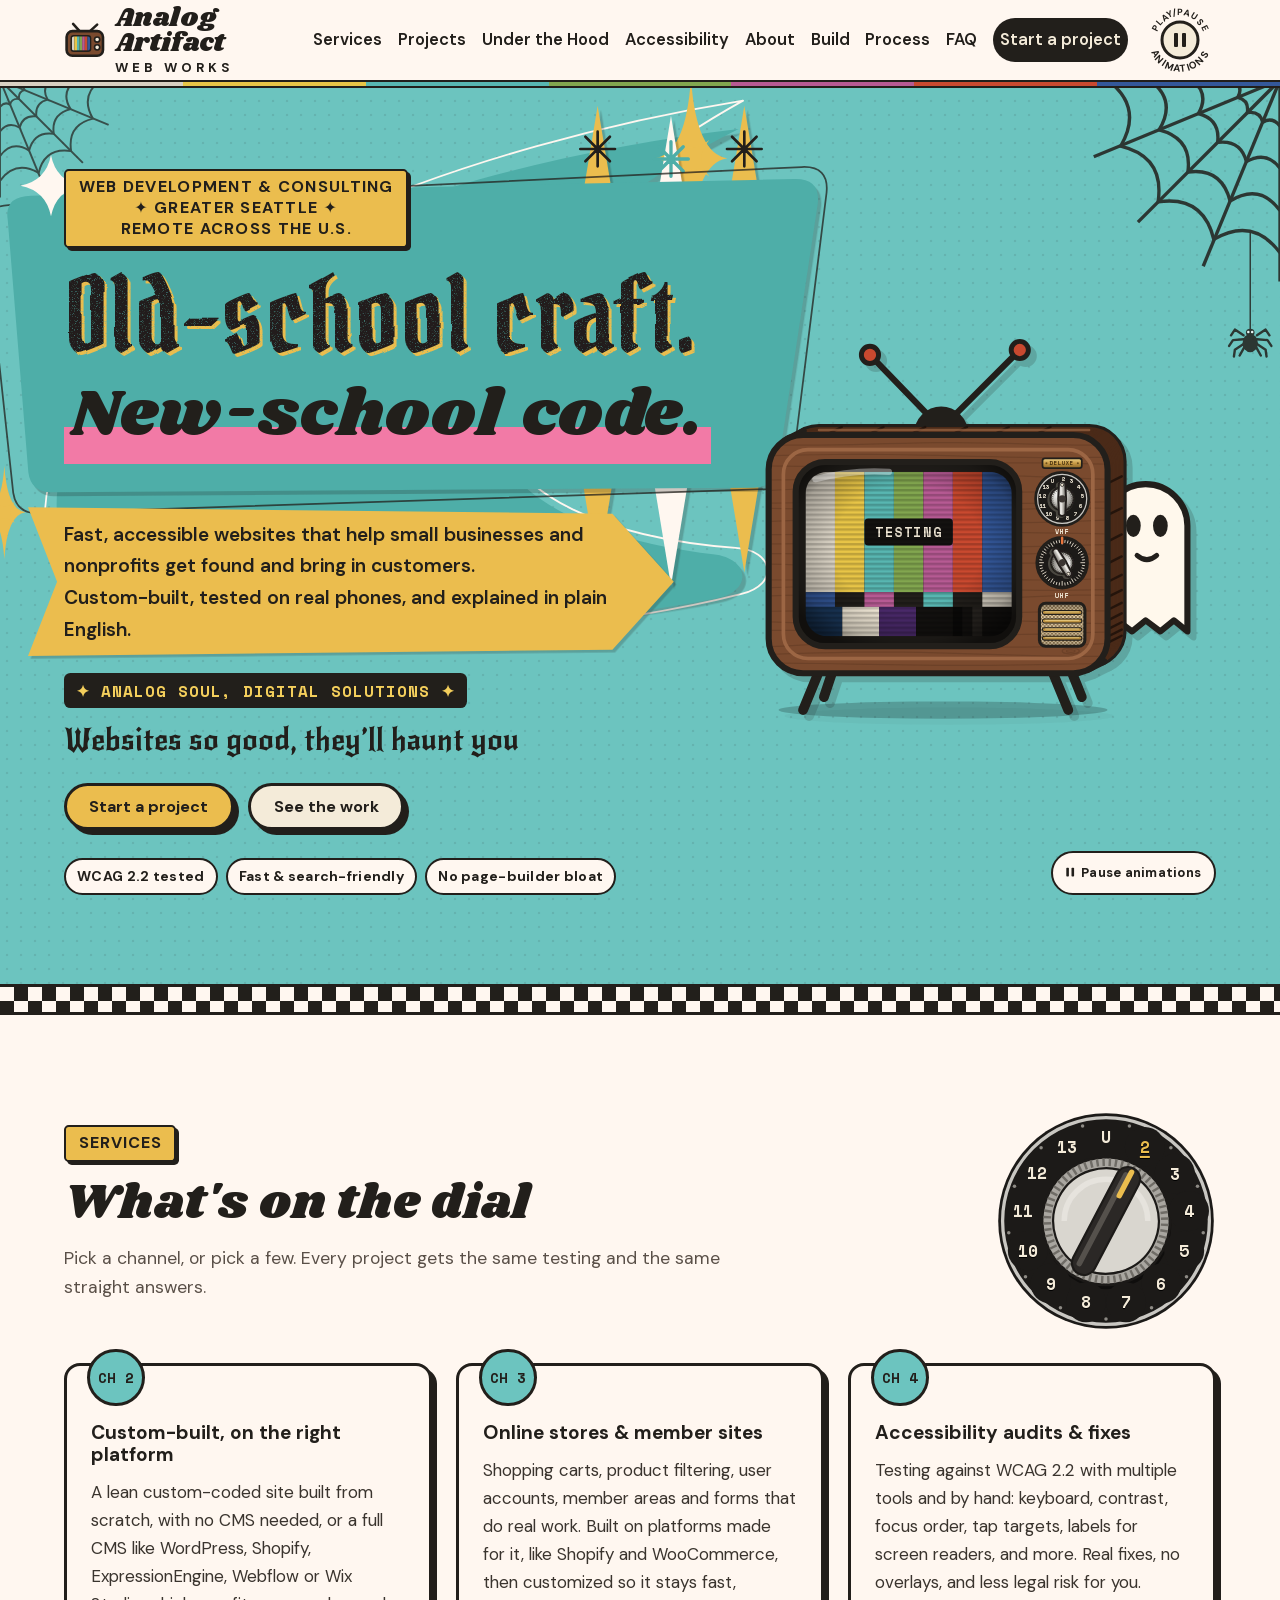
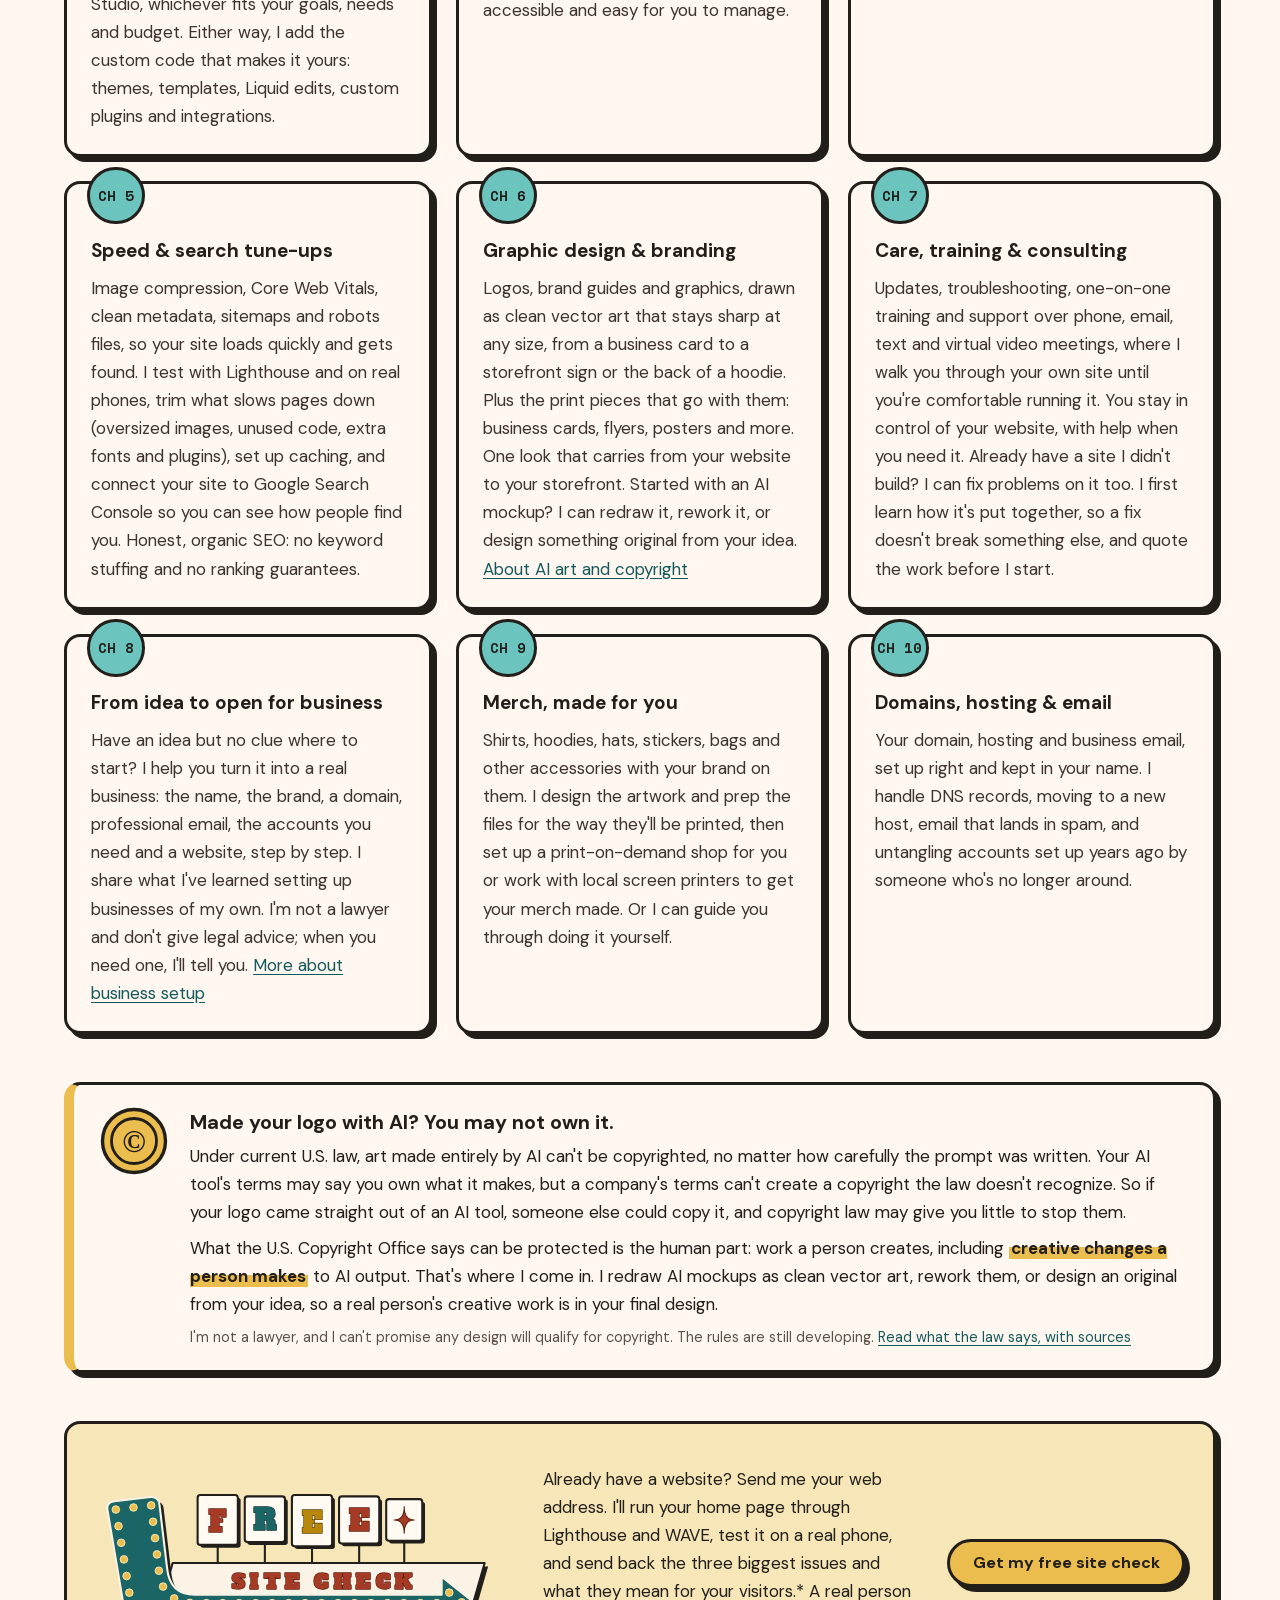
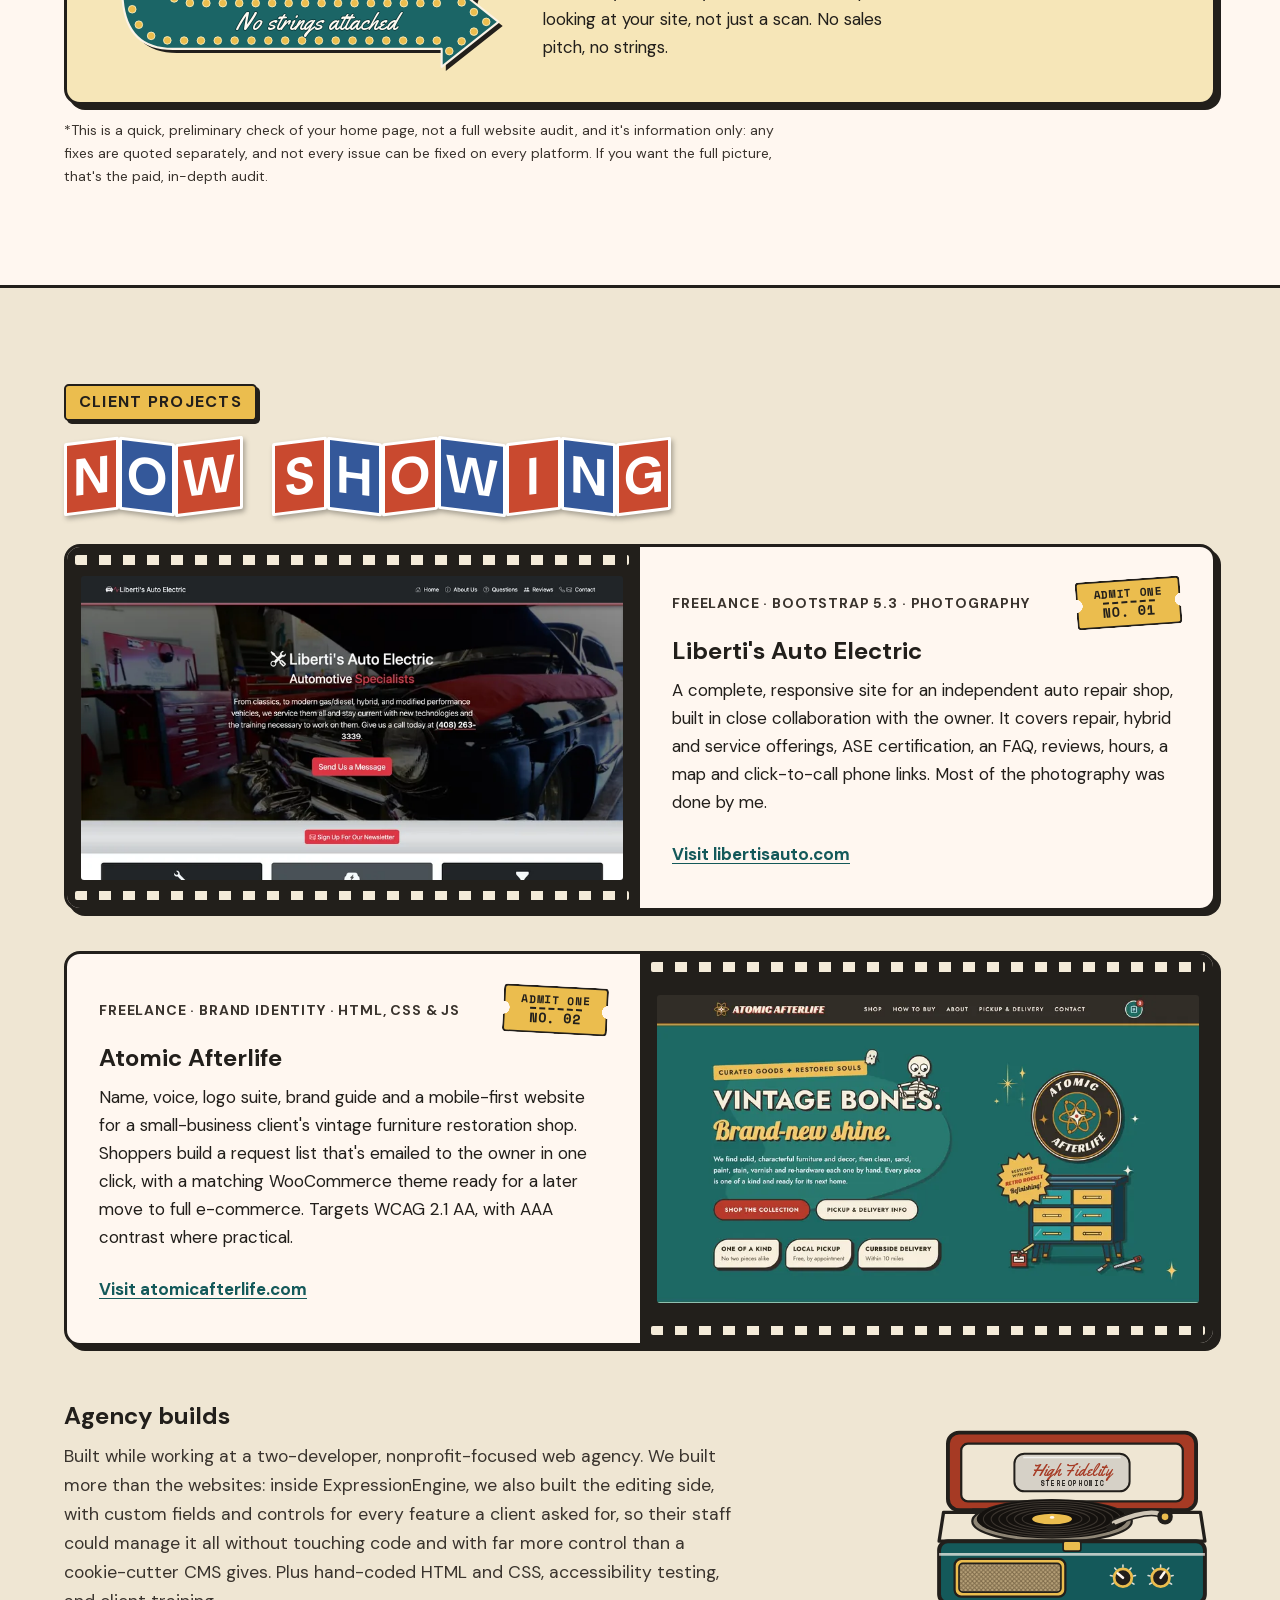
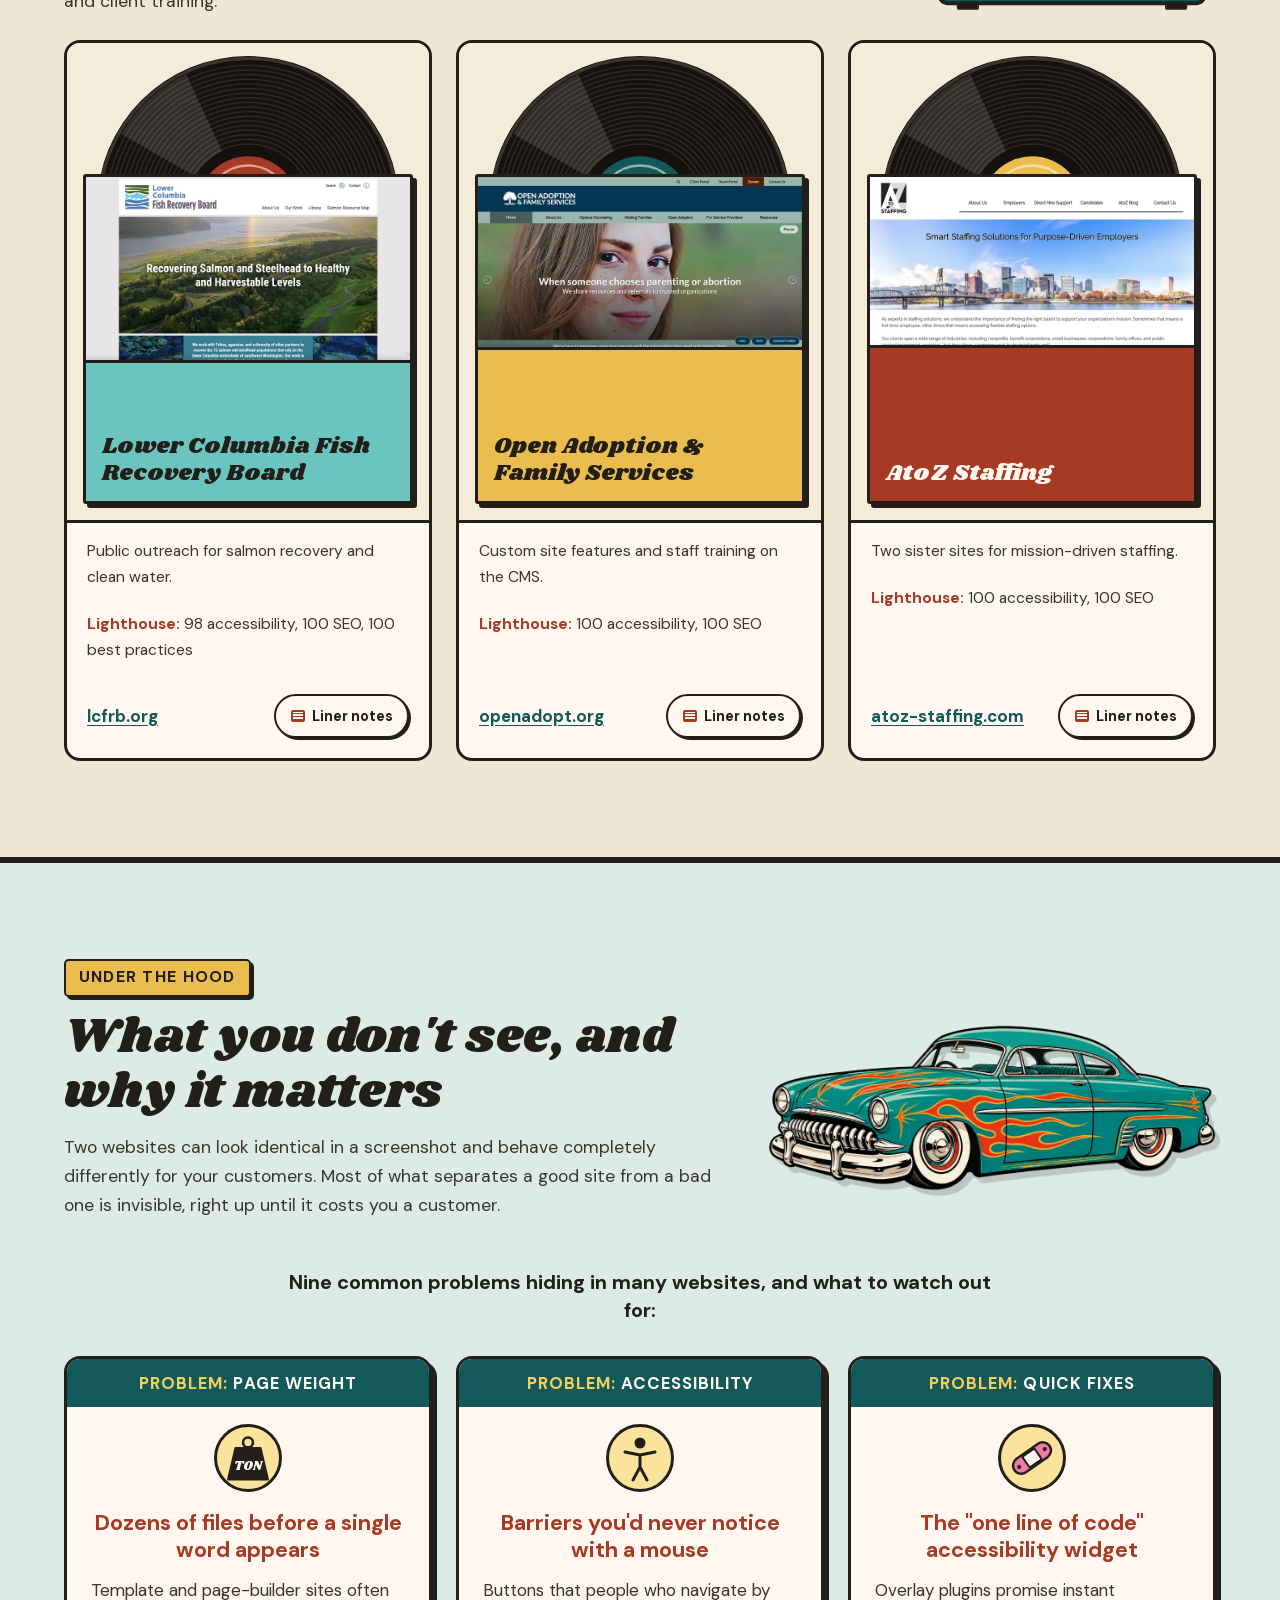
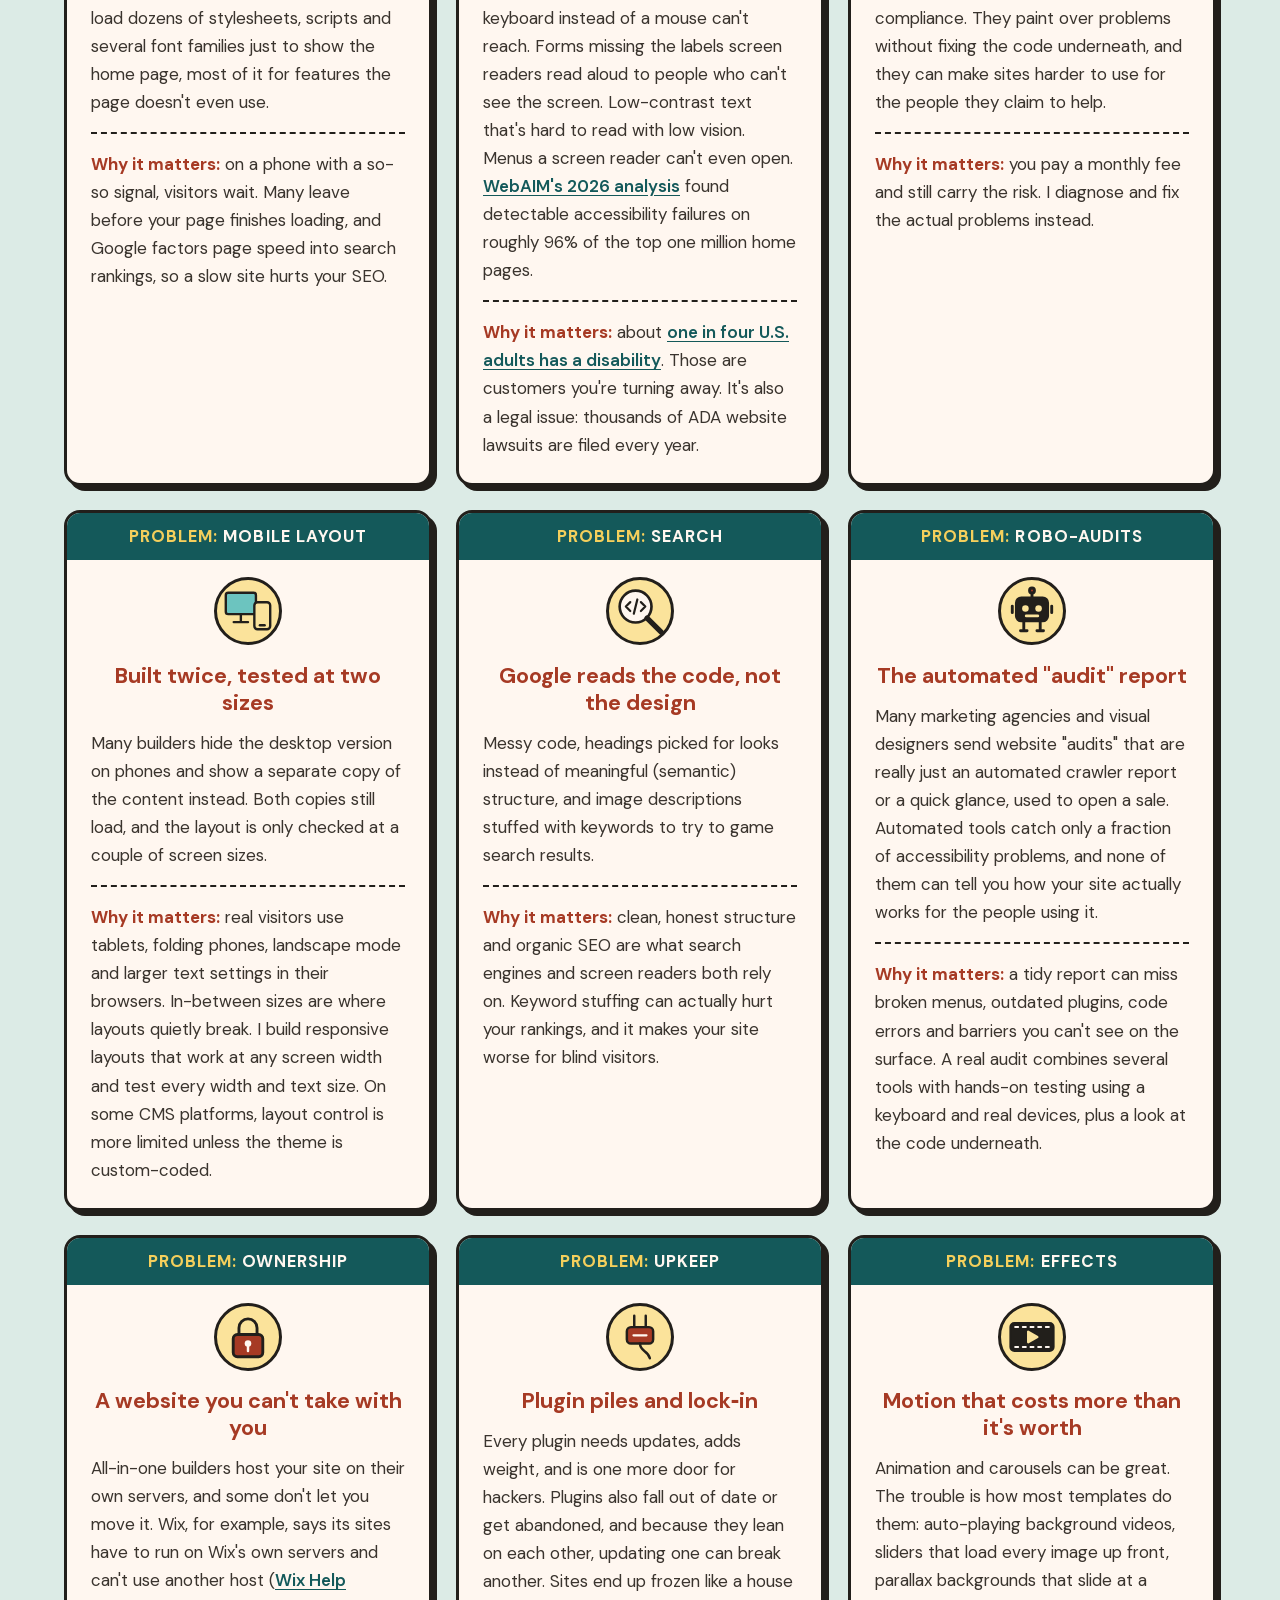
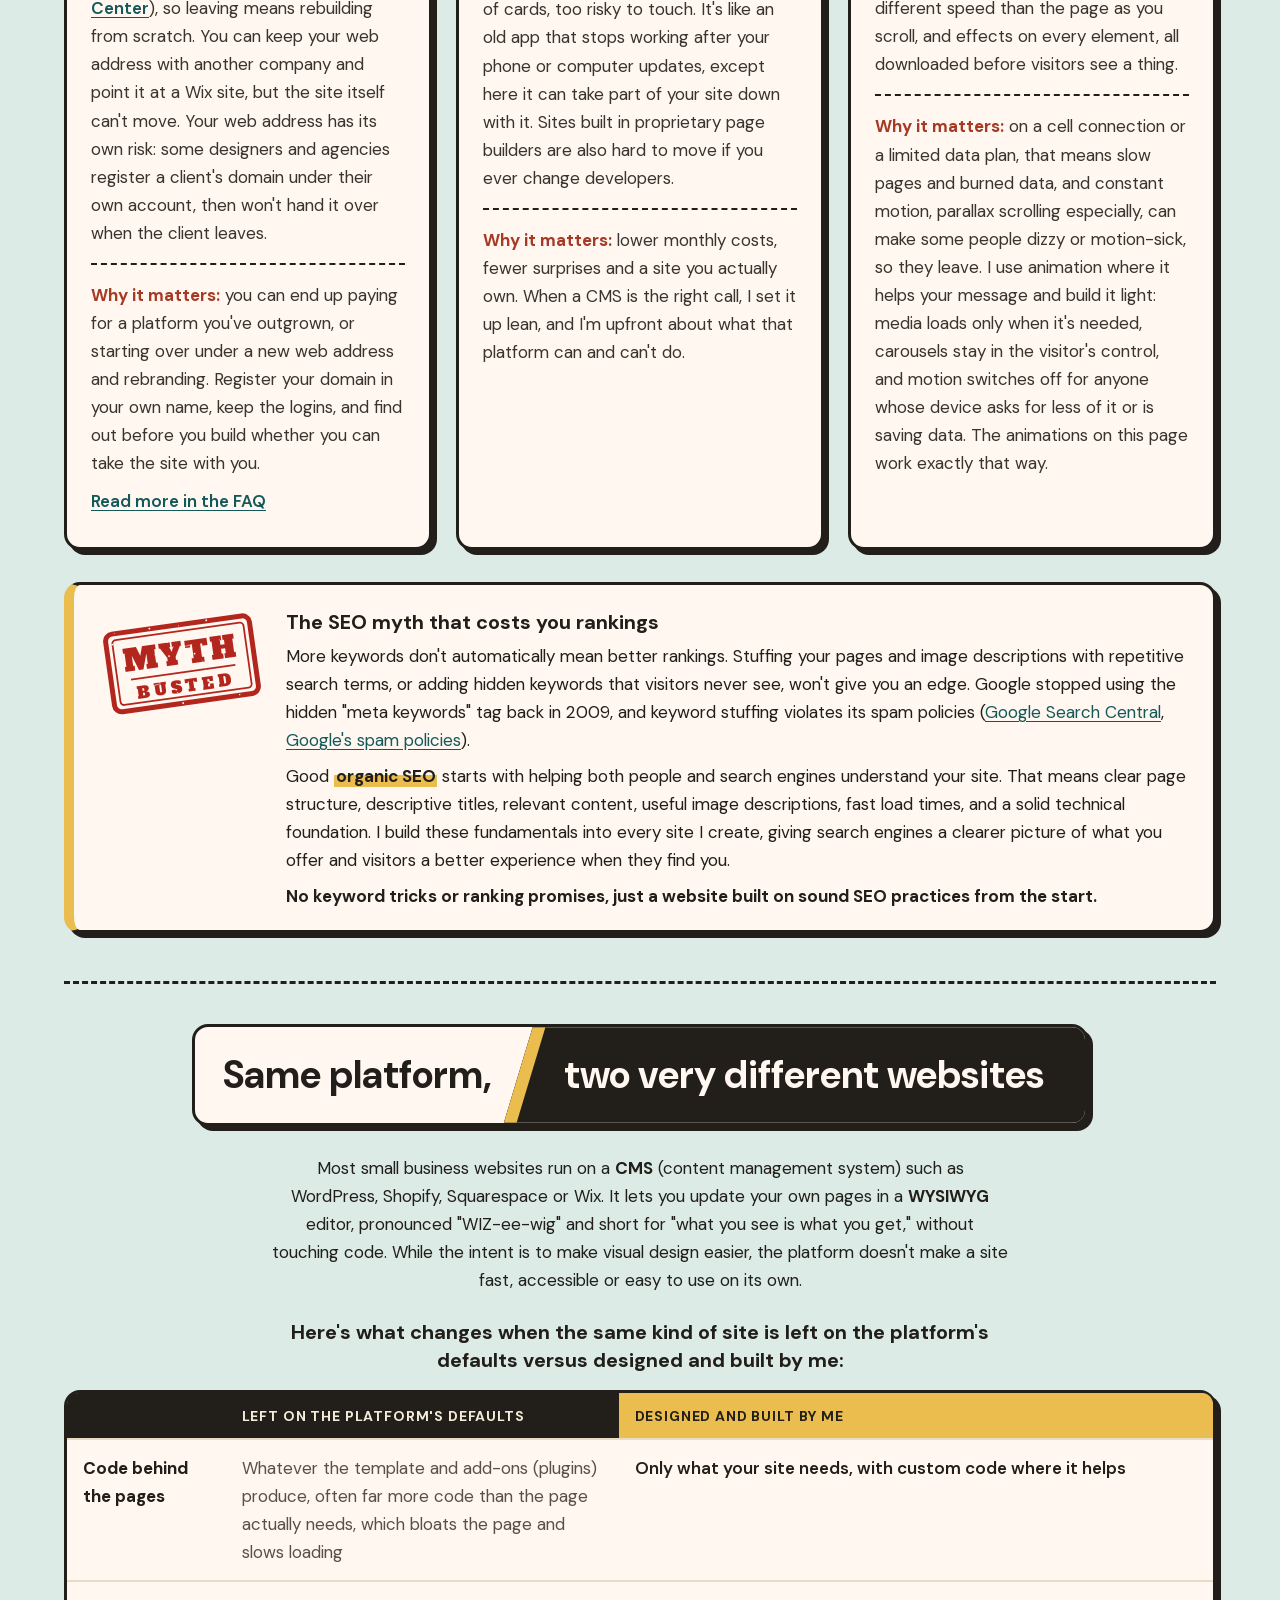
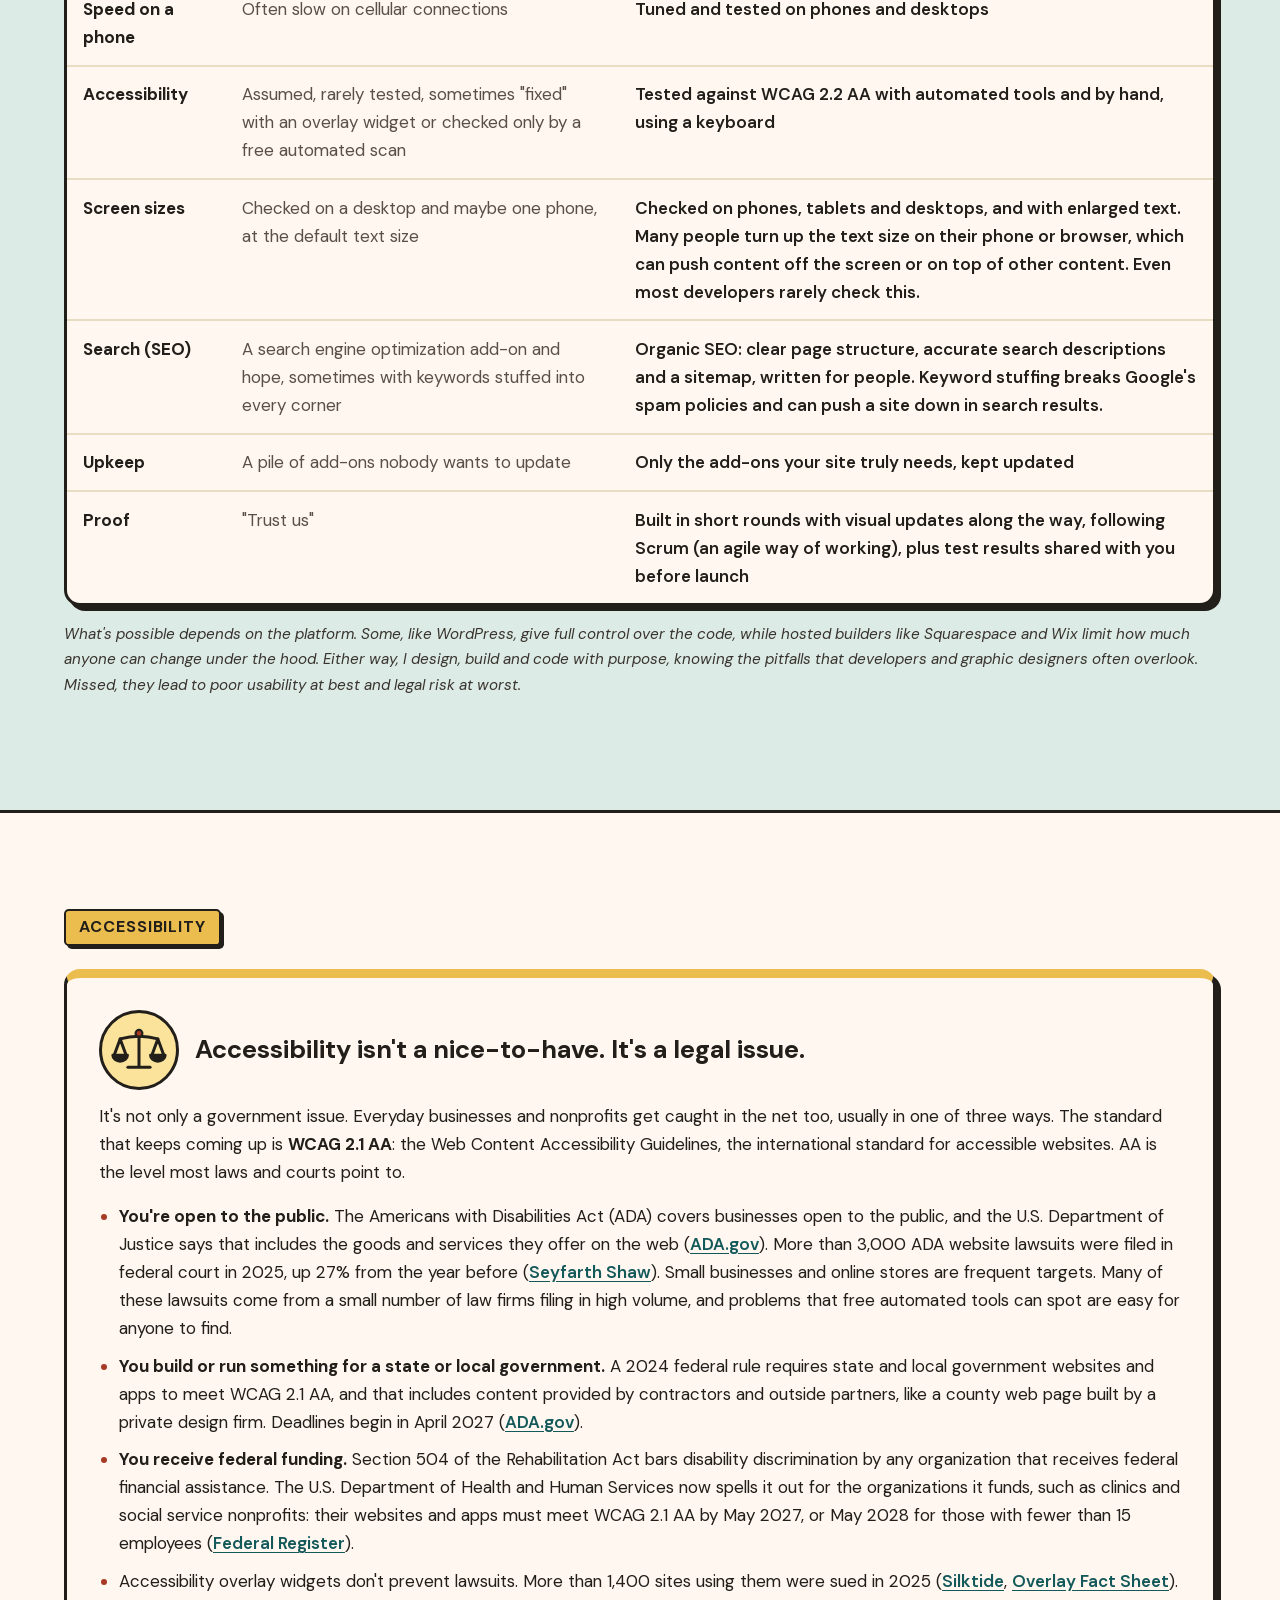
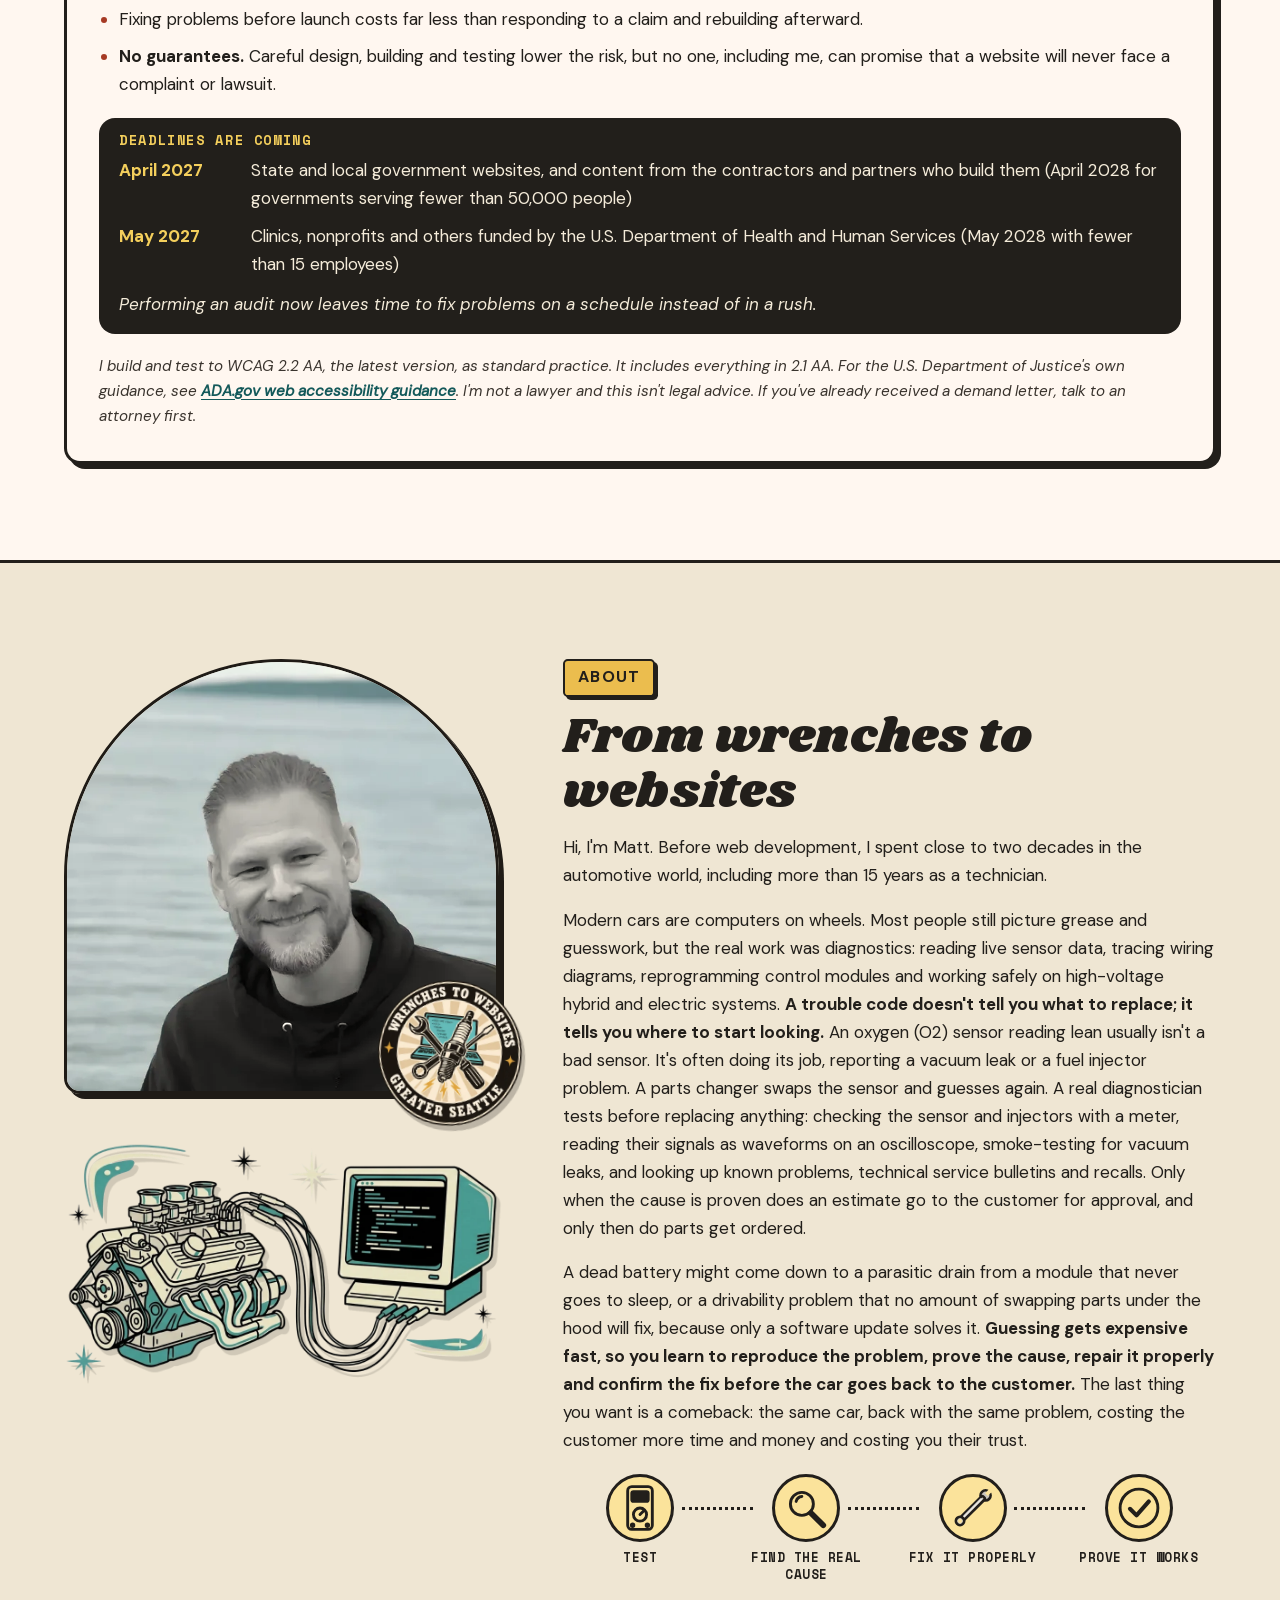
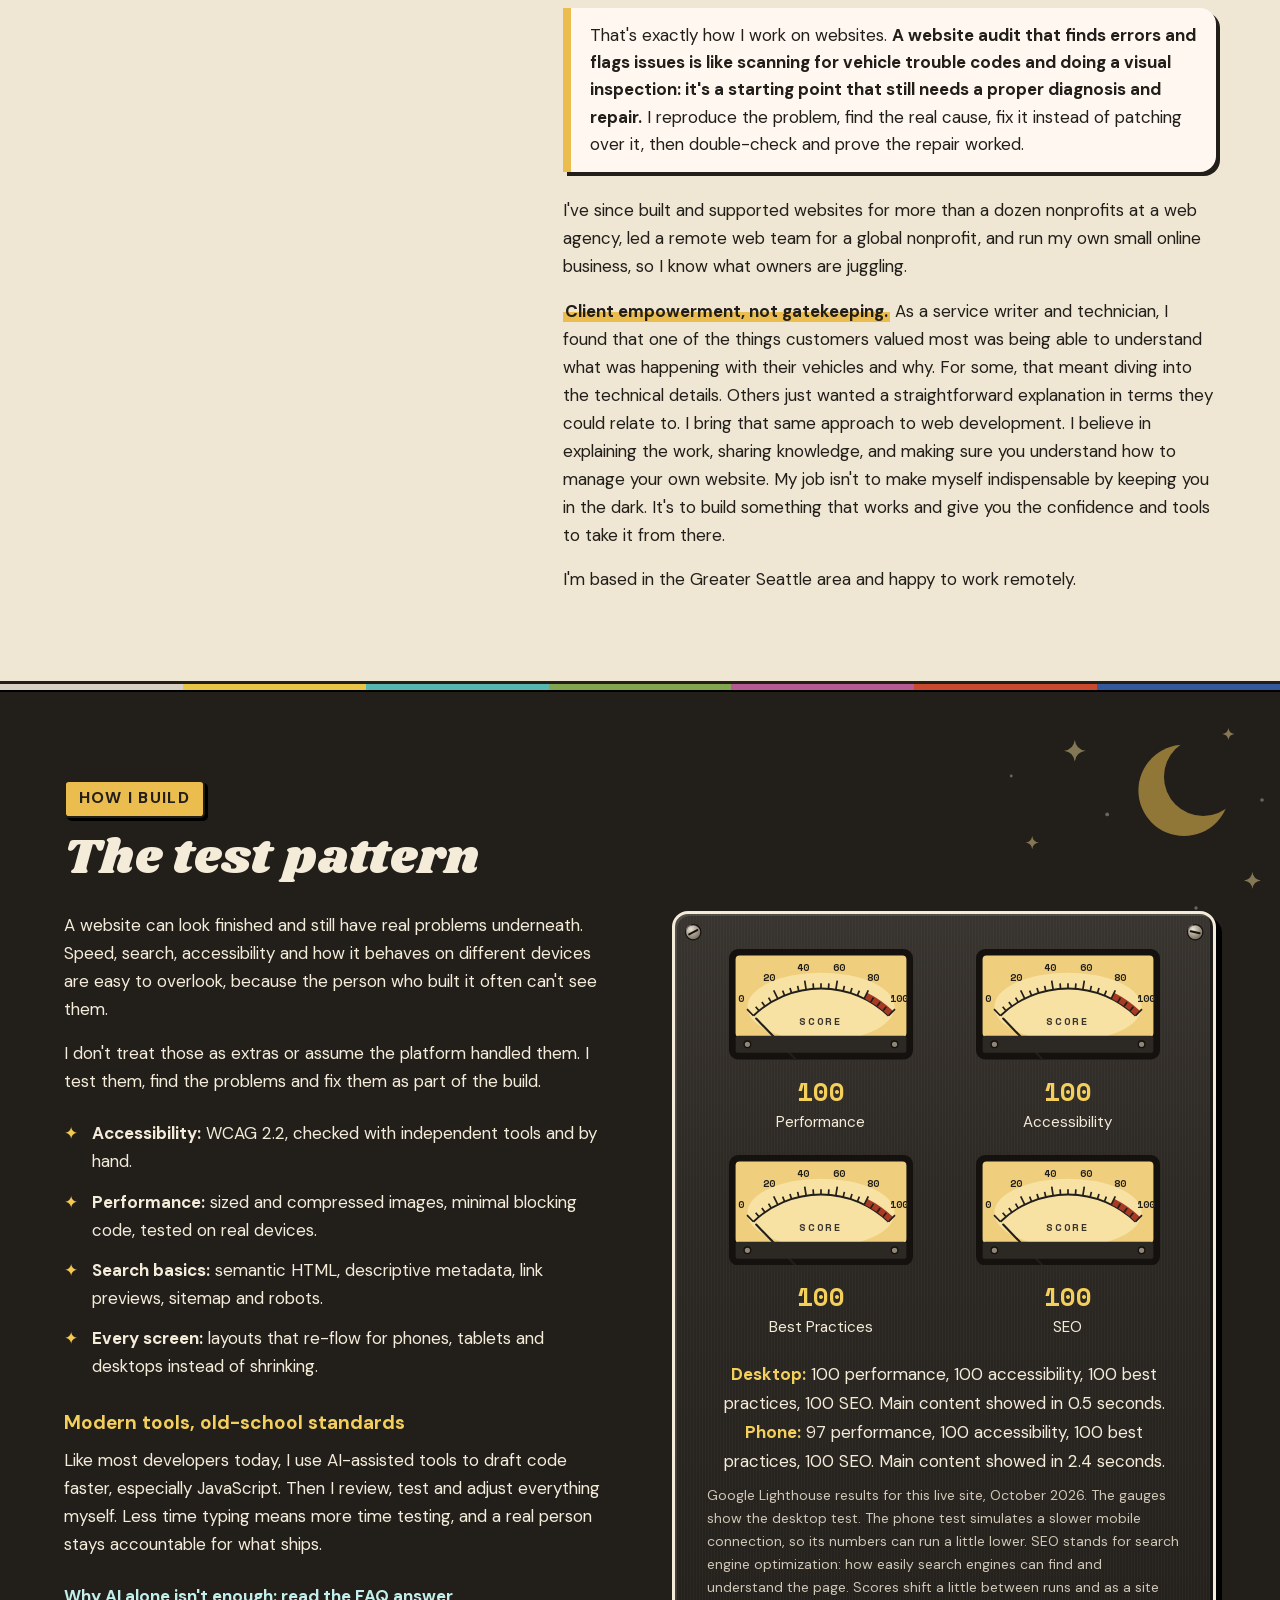
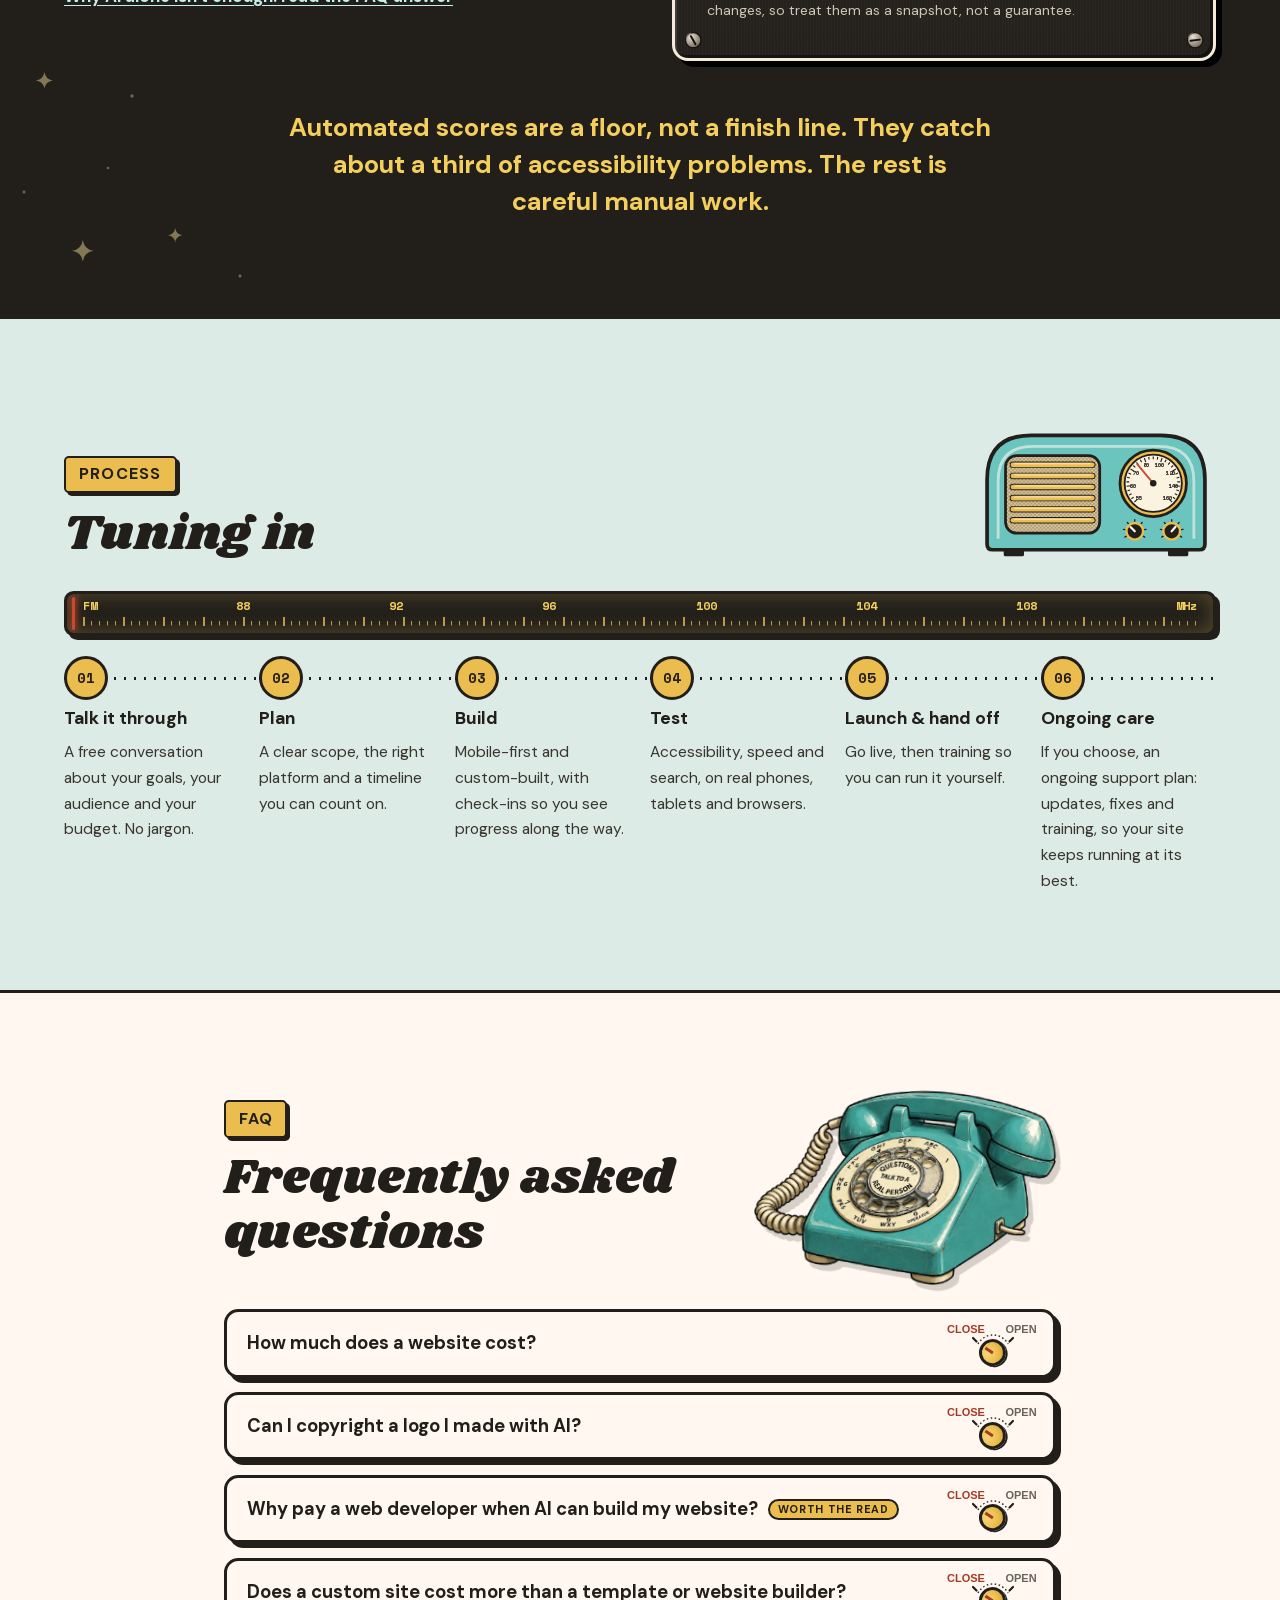
<file: index.html>
<!doctype html>
<html lang="en">
<head>
  <meta charset="utf-8">
  <meta name="viewport" content="width=device-width, initial-scale=1">
  <title>Analog Artifact Web Works | Web Development &amp; Consulting, Greater Seattle</title>
  <meta name="description" content="Custom-built, fast, accessible websites for small businesses and nonprofits. Web development, accessibility and speed tune-ups, and plain-spoken consulting from the Greater Seattle area.">
  <meta property="og:title" content="Analog Artifact Web Works | Web Development &amp; Consulting">
  <meta property="og:description" content="Old-school craft, new-school code. Built to run, not just look good. Analog Soul / Digital Solutions. Fast, accessible websites for small businesses and nonprofits.">
  <meta property="og:type" content="website">
  <!-- canonical: tells search engines the real address, so the GitHub Pages dev copy is not treated as a second site -->
  <link rel="canonical" href="https://analogartifactwebworks.com/">
  <!-- link preview picture for shared links (texts, social posts). Full web address required -->
  <meta property="og:url" content="https://analogartifactwebworks.com/">
  <meta property="og:image" content="https://analogartifactwebworks.com/images/og-workbench.jpg">
  <meta property="og:image:width" content="1200">
  <meta property="og:image:height" content="630">
  <meta property="og:image:alt" content="A retro workbench with tools on a pegboard, a little ghost, and an old TV showing web page code, under signs reading From Wrenches To Websites">
  <meta name="twitter:card" content="summary_large_image">
  <meta name="twitter:image" content="https://analogartifactwebworks.com/images/og-workbench.jpg">
  <meta name="theme-color" content="#221f1b">
  <link rel="icon" href="images/favicon.svg" type="image/svg+xml">
  <link rel="preload" href="fonts/dm-sans-normal-400-700.woff2" as="font" type="font/woff2" crossorigin>
  <link rel="preload" href="fonts/shrikhand-normal-400.woff2" as="font" type="font/woff2" crossorigin>
  <link rel="preload" href="fonts/pirata-one-normal-400.woff2" as="font" type="font/woff2" crossorigin>
  <link rel="preload" href="fonts/new-rocker-normal-400.woff2" as="font" type="font/woff2" crossorigin>
  <link rel="preload" href="fonts/space-mono-normal-700.woff2" as="font" type="font/woff2" crossorigin>
  <link rel="stylesheet" href="styles.css?v=301">
<script>try{var d=document.documentElement,rm=matchMedia("(prefers-reduced-motion: reduce)").matches,pz=localStorage.getItem("motion")==="paused";if(pz)d.classList.add("motion-paused");if(!rm&&!pz)d.classList.add("room-intro")}catch(e){}</script>
</head>
<body>
  <svg class="svg-defs" width="0" height="0" aria-hidden="true" focusable="false"><filter id="letterpress" x="-5%" y="-10%" width="110%" height="120%"><feTurbulence type="fractalNoise" baseFrequency="1.4" numOctaves="1" seed="7" result="n"/><feColorMatrix in="n" type="matrix" values="0 0 0 0 0  0 0 0 0 0  0 0 0 0 0  0 0 0 -3 2.75" result="speck"/><feComposite in="SourceGraphic" in2="speck" operator="in" result="inked"/><feTurbulence type="fractalNoise" baseFrequency=".035" numOctaves="2" seed="3" result="w"/><feDisplacementMap in="inked" in2="w" scale="2.6" xChannelSelector="R" yChannelSelector="G"/></filter></svg>
  <a class="skip-link" href="#main">Skip to main content</a>

  <header class="site-header">
    <div class="wrap header-inner">
      <a class="brand" href="#top" aria-label="Analog Artifact Web Works, back to top">
        <svg class="brand-tv" viewBox="0 0 64 56" aria-hidden="true" focusable="false">
          <path d="M24 14 14 3M40 14 51 4" stroke="currentColor" stroke-width="4" stroke-linecap="round"/>
          <rect x="4" y="14" width="56" height="38" rx="9" fill="var(--walnut)" stroke="currentColor" stroke-width="4"/>
          <rect x="10" y="20" width="32" height="26" rx="5" fill="var(--ink)"/>
          <g clip-path="inset(0 round 4px)">
            <rect x="12" y="22" width="4" height="22" fill="var(--bar-gray)"/><rect x="16" y="22" width="4" height="22" fill="var(--bar-yellow)"/><rect x="20" y="22" width="4" height="22" fill="var(--bar-cyan)"/><rect x="24" y="22" width="4" height="22" fill="var(--bar-green)"/><rect x="28" y="22" width="4" height="22" fill="var(--bar-magenta)"/><rect x="32" y="22" width="4" height="22" fill="var(--bar-red)"/><rect x="36" y="22" width="4" height="22" fill="var(--bar-blue)"/>
          </g>
          <circle cx="51" cy="27" r="4" fill="var(--paper)" stroke="currentColor" stroke-width="2.5"/>
          <circle cx="51" cy="39" r="4" fill="var(--paper)" stroke="currentColor" stroke-width="2.5"/>
        </svg>
        <span class="brand-name">Analog <span class="brand-l2">Artifact</span> <span class="brand-sub">Web Works</span></span>
      </a>
      <button class="nav-toggle" type="button" aria-expanded="false" aria-controls="site-nav">
        <span class="nav-toggle-bars" aria-hidden="true"></span>
        <span class="nav-toggle-label">Menu</span>
      </button>
      <nav id="site-nav" class="site-nav" aria-label="Main">
        <ul>
          <li class="nav-home"><a href="#top">Home</a></li>
          <li><a href="#services">Services</a></li>
          <li><a href="#work">Projects</a></li>
          <li><a href="#why">Under <span class="nav-the">the </span>Hood</a></li>
          <li><a href="#accessibility">Accessibility</a></li>
          <li><a href="#about">About</a></li>
          <li><a href="#how">Build</a></li>
          <li><a href="#process">Process</a></li>
          <li><a href="#faq">FAQ</a></li>
          <li><a class="nav-cta" href="#contact">Start a project</a></li>
        </ul>
      </nav>
      <!-- Round pause/play button for every animation on the page, always within reach in the header (same setting as the
           button in the hero). "PLAY/PAUSE" curves over the top of the circle and "ANIMATIONS" under the bottom, so it's
           clear what it stops; the letters are evenly spaced (the same letter spacing in both words, set in styles.css).
           The middle shows pause bars or a play triangle, and the disc turns gold while paused. -->
      <button class="motion-mini" type="button" aria-describedby="motion-note">
        <svg viewBox="-36 -36 72 72" aria-hidden="true" focusable="false">
          <defs>
            <path id="mm-arc-top" d="M-24.5 0A24.5 24.5 0 0 1 24.5 0"/>
            <path id="mm-arc-bottom" d="M-31.7 0A31.7 31.7 0 0 0 31.7 0"/>
          </defs>
          <circle class="mm-focus" r="21.75"/>
          <circle class="mm-disc" r="18"/>
          <g class="mt-a"><rect x="-6" y="-7" width="4" height="14" rx="1"/><rect x="2" y="-7" width="4" height="14" rx="1"/></g>
          <path class="mt-b" d="M-4 -8L8 0L-4 8Z"/>
          <text class="mm-top"><textPath href="#mm-arc-top" startOffset="50%" text-anchor="middle">PLAY/PAUSE</textPath></text>
          <text><textPath href="#mm-arc-bottom" startOffset="50%" text-anchor="middle">ANIMATIONS</textPath></text>
        </svg>
        <span class="mt-label visually-hidden"><span class="mt-a">Pause animations</span><span class="mt-b">Play animations</span></span>
      </button>
    </div>
  </header>

  <main id="main">

    <!-- HERO -->
    <section class="hero" id="top" aria-labelledby="hero-title">
      <svg class="corner-web" viewBox="0 0 200 200" aria-hidden="true" focusable="false">
        <path class="web-strand" pathLength="1" style="--d:0.00s" d="M200 0L-10 0"/><path class="web-strand" pathLength="1" style="--d:0.16s" d="M200 0L6 80"/><path class="web-strand" pathLength="1" style="--d:0.32s" d="M200 0L52 148"/><path class="web-strand" pathLength="1" style="--d:0.48s" d="M200 0L120 194"/><path class="web-strand" pathLength="1" style="--d:0.64s" d="M200 0L200 210"/><path class="web-strand web-ring" pathLength="1" style="--d:0.95s" d="M152 0Q162 8 156 18Q168 21 166 34Q179 32 182 44Q192 38 200 48"/><path class="web-strand web-ring" pathLength="1" style="--d:1.27s" d="M108 0Q127 14 115 35Q138 41 135 65Q159 62 165 85Q186 73 200 92"/><path class="web-strand web-ring" pathLength="1" style="--d:1.59s" d="M64 0Q93 21 74 52Q109 61 104 96Q139 91 148 126Q179 107 200 136"/><path class="web-strand web-ring" pathLength="1" style="--d:1.91s" d="M20 0Q58 28 34 69Q80 80 73 127Q120 120 131 166Q172 142 200 180"/>
        <line class="spider-thread" x1="169" y1="157" x2="169" y2="262"/>
        <g class="spider">
          <g class="spider-body" fill="var(--ink)" stroke="var(--ink)" stroke-linecap="round" stroke-width="2.5">
            <path d="M162 266l-9-6-4 6M162 270l-11 1-4 6M176 266l9-6 4 6M176 270l11 1 4 6M162 275l-9 6-1 7M176 275l9 6 1 7M163 278l-5 9M175 278l5 9" fill="none"/>
            <ellipse cx="169" cy="263" rx="4.5" ry="4" stroke="none"/>
            <ellipse cx="169" cy="274" rx="8" ry="9.5" stroke="none"/>
            <circle cx="167" cy="262.5" r="1.3" fill="#fff" stroke="none"/>
            <circle cx="171" cy="262.5" r="1.3" fill="#fff" stroke="none"/>
          </g>
        </g>
      </svg>
      <svg class="corner-web corner-web--small" viewBox="0 0 200 200" aria-hidden="true" focusable="false"><path class="web-strand" pathLength="1" style="--d:0.00s" d="M200 0L-10 0"/><path class="web-strand" pathLength="1" style="--d:0.16s" d="M200 0L6 80"/><path class="web-strand" pathLength="1" style="--d:0.32s" d="M200 0L52 148"/><path class="web-strand" pathLength="1" style="--d:0.48s" d="M200 0L120 194"/><path class="web-strand" pathLength="1" style="--d:0.64s" d="M200 0L200 210"/><path class="web-strand web-ring" pathLength="1" style="--d:0.95s" d="M152 0Q162 8 156 18Q168 21 166 34Q179 32 182 44Q192 38 200 48"/><path class="web-strand web-ring" pathLength="1" style="--d:1.27s" d="M108 0Q127 14 115 35Q138 41 135 65Q159 62 165 85Q186 73 200 92"/><path class="web-strand web-ring" pathLength="1" style="--d:1.59s" d="M64 0Q93 21 74 52Q109 61 104 96Q139 91 148 126Q179 107 200 136"/><path class="web-strand web-ring" pathLength="1" style="--d:1.91s" d="M20 0Q58 28 34 69Q80 80 73 127Q120 120 131 166Q172 142 200 180"/></svg>
      <div class="wrap hero-grid">
        <div class="hero-copy">
          <svg class="hero-swoop" viewBox="0 0 1000 700" aria-hidden="true" focusable="false"><path class="echo" d="M980 0C640 40 180 170 70 420C20 540 60 660 230 672C450 690 760 680 950 640C1000 630 995 585 945 580C780 560 650 500 640 400C630 260 760 110 980 0Z" fill="none" stroke="#fff7f0" stroke-linejoin="round" vector-effect="non-scaling-stroke" transform="translate(520 360) rotate(-2.5) scale(1.05) translate(-520 -360)"/><path class="body" d="M980 0C640 40 180 170 70 420C20 540 60 660 230 672C450 690 760 680 950 640C1000 630 995 585 945 580C780 560 650 500 640 400C630 260 760 110 980 0Z" fill="#4eaea8"/><g class="tw" fill="#ebbd4e"><path d="M915 -70Q921.6 33.4 964.5 40Q921.6 46.6 915 150Q908.4 46.6 865.5 40Q908.4 33.4 915 -70Z"/><path d="M0 -35.2Q2.816 -2.816 35.2 0Q2.816 2.816 0 35.2Q-2.816 2.816 -35.2 0Q-2.816 -2.816 0 -35.2Z" transform="translate(915 40) rotate(45)"/></g><path class="tw tw-pop" fill="#fff7f0" d="M790 117Q797.68 157.32 838 165Q797.68 172.68 790 213Q782.32 172.68 742 165Q782.32 157.32 790 117Z"/></svg>
          <p class="eyebrow eyebrow-stack"><span>Web development &amp; consulting</span> <span><span aria-hidden="true">✦</span> Greater Seattle <span aria-hidden="true">✦</span></span> <span>Remote across the U.S.</span></p>
          <h1 id="hero-title"><svg class="h1-sign" viewBox="0 0 1200 440" aria-hidden="true" focusable="false"><path class="body fin" d="M880 -140L938 210.0L880 560L822 210.0Z" fill="#ebbd4e"/><path class="body fin" d="M990 -125L1048 227.5L990 580L932 227.5Z" fill="#fff7f0"/><path class="body fin" d="M1100 -140L1158 210.0L1100 560L1042 210.0Z" fill="#ebbd4e"/><path d="M880 -75L906.0 -75.0M880 -75L898.4 -56.6M880 -75L880.0 -49.0M880 -75L861.6 -56.6M880 -75L854.0 -75.0M880 -75L861.6 -93.4M880 -75L880.0 -101.0M880 -75L898.4 -93.4" stroke="#221f1b" stroke-width="4" stroke-linecap="round" fill="none"/><path d="M990 -60L1016.0 -60.0M990 -60L1008.4 -41.6M990 -60L990.0 -34.0M990 -60L971.6 -41.6M990 -60L964.0 -60.0M990 -60L971.6 -78.4M990 -60L990.0 -86.0M990 -60L1008.4 -78.4" stroke="#4eaea8" stroke-width="5" stroke-linecap="round" fill="none"/><path d="M1100 -75L1126.0 -75.0M1100 -75L1118.4 -56.6M1100 -75L1100.0 -49.0M1100 -75L1081.6 -56.6M1100 -75L1074.0 -75.0M1100 -75L1081.6 -93.4M1100 -75L1100.0 -101.0M1100 -75L1118.4 -93.4" stroke="#221f1b" stroke-width="4" stroke-linecap="round" fill="none"/><path class="echo" d="M30 -5L1175 -30Q1215 -31 1210 8L1150 405Q1144 432 1115 433L60 440Q30 440 26 410L-5 30Q-10 -4 30 -5Z" fill="none" stroke="rgba(34,31,27,.75)" stroke-linejoin="round" vector-effect="non-scaling-stroke" transform="translate(574 223) rotate(-1.5) scale(1.04) translate(-580 -215)"/><path class="body" d="M30 -5L1175 -30Q1215 -31 1210 8L1150 405Q1144 432 1115 433L60 440Q30 440 26 410L-5 30Q-10 -4 30 -5Z" fill="#4eaea8"/><path class="tw tw-pop" fill="#fff7f0" d="M60 -66Q67.36 -27.36 106 -20Q67.36 -12.64 60 26Q52.64 -12.64 14 -20Q52.64 -27.36 60 -66Z"/><g class="tw" fill="#ebbd4e"><path d="M-10 400Q-5.8 465.8 21.5 470Q-5.8 474.2 -10 540Q-14.2 474.2 -41.5 470Q-14.2 465.8 -10 400Z"/><path d="M0 -22.4Q1.792 -1.792 22.4 0Q1.792 1.792 0 22.4Q-1.792 1.792 -22.4 0Q-1.792 -1.792 0 -22.4Z" transform="translate(-10 470) rotate(45)"/></g></svg><span class="old">Old-school craft.</span><br><span class="accent"><span class="hl hl-1">New-school </span><span class="hl hl-2">code.</span></span></h1>
          <p class="lede"><svg class="lede-pennant" viewBox="0 0 1000 300" preserveAspectRatio="none" aria-hidden="true" focusable="false"><path class="body" d="M0 10L905 22L1000 150L905 278L0 290L45 150Z" fill="#ebbd4e"/></svg>Fast, accessible websites that help small businesses and nonprofits get found and bring in customers. <span class="lede-2"><span class="nowrap">Custom-built</span>, tested on real phones, and explained in plain English.</span></p>
          <p class="hero-tagline"><span aria-hidden="true">✦</span> Analog soul, digital solutions <span aria-hidden="true">✦</span></p>
          <p class="hero-haunt">Websites so good, they&#8217;ll haunt <span class="haunt-you">you<svg class="haunt-ghost" viewBox="0 0 64 76" aria-hidden="true" focusable="false"><g class="haunt-arms" stroke-linecap="round" fill="none"><path d="M14 26q-3-22 6-40M50 26q3-22-6-40" stroke="#221f1b" stroke-width="10"/><path d="M14 26q-3-22 6-40M50 26q3-22-6-40" stroke="#fff7f0" stroke-width="5.5"/></g><g class="haunt-body"><path d="M32 4C15 4 7 17 7 33V66q4.2-7 8.4 0q4.2 7 8.4 0q4.2-7 8.4 0q4.2 7 8.4 0q4.2-7 8.4 0V33C57 17 49 4 32 4Z" fill="#fff7f0" stroke="#221f1b" stroke-width="4.5" stroke-linejoin="round"/><g class="haunt-face"><ellipse cx="24" cy="32" rx="3.6" ry="5" fill="#221f1b"/><ellipse cx="40" cy="32" rx="3.6" ry="5" fill="#221f1b"/><path d="M26 45q6 5 12 0" fill="none" stroke="#221f1b" stroke-width="3.5" stroke-linecap="round"/></g><g class="haunt-face-down" transform="translate(32 27) scale(1.5)"><ellipse cx="-6" cy="-3" rx="3.2" ry="4.4" fill="#221f1b"/><ellipse cx="6" cy="-3" rx="3.2" ry="4.4" fill="#221f1b"/><path d="M-4 6q4 3.5 8 0" fill="none" stroke="#221f1b" stroke-width="3" stroke-linecap="round"/></g></g><g class="haunt-tuck"><path d="M32 4C15 4 7 17 7 33V66q4.2-7 8.4 0q4.2 7 8.4 0q4.2-7 8.4 0q4.2 7 8.4 0q4.2-7 8.4 0V33C57 17 49 4 32 4Z" fill="#fff7f0" stroke="#221f1b" stroke-width="4.5" stroke-linejoin="round"/><path d="M18 64V51a7.5 7.5 0 0 1 15 0V64M31 64V51a7.5 7.5 0 0 1 15 0V64" fill="#fff7f0" stroke="#221f1b" stroke-width="3.8" stroke-linejoin="round" stroke-linecap="round"/><g stroke-linecap="round" fill="none"><path d="M8 40q4 16 14 15M56 40q-4 16-14 15" stroke="#221f1b" stroke-width="8"/><path d="M8 40q4 16 14 15M56 40q-4 16-14 15" stroke="#fff7f0" stroke-width="3.8"/></g><ellipse cx="25" cy="24" rx="3.4" ry="4.6" fill="#221f1b"/><ellipse cx="39" cy="24" rx="3.4" ry="4.6" fill="#221f1b"/><path d="M28 33q4 4 8 0" fill="none" stroke="#221f1b" stroke-width="3" stroke-linecap="round"/></g></svg></span></p>
          <div class="hero-actions">
            <a class="btn btn-primary" href="#contact">Start a project</a>
            <a class="btn btn-ghost" href="#work">See the work</a>
          </div>
          <ul class="hero-badges" aria-label="Highlights">
            <li>WCAG 2.2 tested</li>
            <li>Fast &amp; search-friendly</li>
            <li>No page-builder bloat</li>
          </ul>
        </div>

        <div class="hero-art">
          <svg class="room-rug" viewBox="0 0 480 90" aria-hidden="true" focusable="false"><ellipse cx="240" cy="45" rx="232" ry="41" fill="#7f8a3a"/><path d="M417.7 18.6 L427.7 20.9 L389.4 28.7 L381.5 27.1ZM436.7 23.3 L444.8 25.8 L403.1 31.9 L396.6 30.3ZM451.9 28.3 L458.0 31.0 L413.6 35.5 L408.7 33.7ZM463.0 33.7 L466.9 36.5 L420.7 39.2 L417.5 37.3ZM469.7 39.3 L471.4 42.1 L424.3 43.1 L422.9 41.1ZM472.0 45.0 L471.4 47.9 L424.3 46.9 L424.7 45.0ZM469.7 50.7 L466.9 53.5 L420.7 50.8 L422.9 48.9ZM463.0 56.3 L458.0 59.0 L413.6 54.5 L417.5 52.7ZM451.9 61.7 L444.8 64.2 L403.1 58.1 L408.7 56.3ZM436.7 66.7 L427.7 69.1 L389.4 61.3 L396.6 59.7ZM417.7 71.4 L406.9 73.5 L372.9 64.3 L381.5 62.9ZM62.3 71.4 L52.3 69.1 L90.6 61.3 L98.5 62.9ZM43.3 66.7 L35.2 64.2 L76.9 58.1 L83.4 59.7ZM28.1 61.7 L22.0 59.0 L66.4 54.5 L71.3 56.3ZM17.0 56.3 L13.1 53.5 L59.3 50.8 L62.5 52.7ZM10.3 50.7 L8.6 47.9 L55.7 46.9 L57.1 48.9ZM8.0 45.0 L8.6 42.1 L55.7 43.1 L55.3 45.0ZM10.3 39.3 L13.1 36.5 L59.3 39.2 L57.1 41.1ZM17.0 33.7 L22.0 31.0 L66.4 35.5 L62.5 37.3ZM28.1 28.3 L35.2 25.8 L76.9 31.9 L71.3 33.7ZM43.3 23.3 L52.3 20.9 L90.6 28.7 L83.4 30.3ZM62.3 18.6 L73.1 16.5 L107.1 25.7 L98.5 27.1Z" fill="#ece1ca"/><path d="M406.9 16.5 L417.7 18.6 L381.5 27.1 L372.9 25.7ZM427.7 20.9 L436.7 23.3 L396.6 30.3 L389.4 28.7ZM444.8 25.8 L451.9 28.3 L408.7 33.7 L403.1 31.9ZM458.0 31.0 L463.0 33.7 L417.5 37.3 L413.6 35.5ZM466.9 36.5 L469.7 39.3 L422.9 41.1 L420.7 39.2ZM471.4 42.1 L472.0 45.0 L424.7 45.0 L424.3 43.1ZM471.4 47.9 L469.7 50.7 L422.9 48.9 L424.3 46.9ZM466.9 53.5 L463.0 56.3 L417.5 52.7 L420.7 50.8ZM458.0 59.0 L451.9 61.7 L408.7 56.3 L413.6 54.5ZM444.8 64.2 L436.7 66.7 L396.6 59.7 L403.1 58.1ZM427.7 69.1 L417.7 71.4 L381.5 62.9 L389.4 61.3ZM73.1 73.5 L62.3 71.4 L98.5 62.9 L107.1 64.3ZM52.3 69.1 L43.3 66.7 L83.4 59.7 L90.6 61.3ZM35.2 64.2 L28.1 61.7 L71.3 56.3 L76.9 58.1ZM22.0 59.0 L17.0 56.3 L62.5 52.7 L66.4 54.5ZM13.1 53.5 L10.3 50.7 L57.1 48.9 L59.3 50.8ZM8.6 47.9 L8.0 45.0 L55.3 45.0 L55.7 46.9ZM8.6 42.1 L10.3 39.3 L57.1 41.1 L55.7 43.1ZM13.1 36.5 L17.0 33.7 L62.5 37.3 L59.3 39.2ZM22.0 31.0 L28.1 28.3 L71.3 33.7 L66.4 35.5ZM35.2 25.8 L43.3 23.3 L83.4 30.3 L76.9 31.9ZM52.3 20.9 L62.3 18.6 L98.5 27.1 L90.6 28.7Z" fill="#2b2622"/><ellipse cx="240" cy="45" rx="232" ry="41" fill="none" stroke="#2b2622" stroke-width="2.5"/><ellipse cx="240" cy="45" rx="184.7" ry="27.8" fill="#1f6f72" stroke="#e3d7bd" stroke-width="1.8"/></svg>
          <svg class="floor-lamp" viewBox="0 0 120 420" preserveAspectRatio="none" aria-hidden="true" focusable="false"><g class="lamp-body"><defs><linearGradient id="lamp-beam" x1="0" y1="0" x2="0" y2="1"><stop offset="0" stop-color="#fbe39b" stop-opacity=".32"/><stop offset="1" stop-color="#fbe39b" stop-opacity="0"/></linearGradient></defs><g transform="translate(0 7.68)"><path d="M20 96H100L148 260H-28Z" fill="url(#lamp-beam)"/><ellipse cx="60" cy="98" rx="40" ry="7" fill="#fff3c9" opacity=".7"/></g><path d="M60 99.68V400" stroke="var(--ink)" stroke-width="5" stroke-linecap="round"/><path d="M60 99.68V400" stroke="#c9a24a" stroke-width="2" stroke-linecap="round"/><ellipse cx="60" cy="250" rx="7" ry="4" fill="#c9a24a" stroke="var(--ink)" stroke-width="3"/><path d="M30 408Q30 393 60 391Q90 393 90 408Z" fill="#c9a24a" stroke="var(--ink)" stroke-width="4" stroke-linejoin="round"/><ellipse cx="60" cy="409" rx="32" ry="5" fill="var(--ink)"/><g transform="translate(0 7.68)"><defs><linearGradient id="shade-round" x1="0" y1="0" x2="1" y2="0"><stop offset="0" stop-color="#d6a443"/><stop offset=".38" stop-color="#f4cc62"/><stop offset=".62" stop-color="#ebbd4e"/><stop offset="1" stop-color="#c9963a"/></linearGradient></defs><path d="M40 22H80L102 96H18Z" fill="url(#shade-round)" stroke="var(--ink)" stroke-width="5" stroke-linejoin="round"/><path d="M46 31H74" stroke="#fff3c9" stroke-width="3" stroke-linecap="round" opacity=".7"/><path d="M24 87H96" stroke="#c9952e" stroke-width="3"/><circle cx="60" cy="16" r="5" fill="#c9a24a" stroke="var(--ink)" stroke-width="3"/></g></g><g class="lamp-chain"><g transform="translate(0 7.68)"><g fill="#c9a24a" stroke="var(--ink)" stroke-width=".8"><circle cx="74" cy="100" r="1.7" style="--i:0"/><circle cx="74" cy="105" r="1.7" style="--i:1"/><circle cx="74" cy="110" r="1.7" style="--i:2"/><circle cx="74" cy="115" r="1.7" style="--i:3"/><circle cx="74" cy="120" r="1.7" style="--i:4"/><circle cx="74" cy="125" r="1.7" style="--i:5"/><circle cx="74" cy="130" r="1.7" style="--i:6"/><circle cx="74" cy="135" r="1.7" style="--i:7"/><circle cx="74" cy="140" r="1.7" style="--i:8"/><circle cx="74" cy="145" r="1.7" style="--i:9"/><circle cx="74" cy="150" r="1.7" style="--i:10"/><circle cx="74" cy="155" r="1.7" style="--i:11"/><circle cx="74" cy="160" r="1.7" style="--i:12"/><circle cx="74" cy="165" r="1.7" style="--i:13"/><circle cx="74" cy="170" r="1.7" style="--i:14"/><circle cx="74" cy="175" r="1.7" style="--i:15"/><circle cx="74" cy="180" r="1.7" style="--i:16"/><circle cx="74" cy="185" r="1.7" style="--i:17"/><circle cx="74" cy="190" r="1.7" style="--i:18"/><circle cx="74" cy="195" r="1.7" style="--i:19"/><circle cx="74" cy="200" r="1.7" style="--i:20"/><circle cx="74" cy="205" r="1.7" style="--i:21"/><circle cx="74" cy="210" r="1.7" style="--i:22"/></g><path class="chain-pull" style="--i:23" d="M74 214l-4.5 9a4.6 4.6 0 0 0 9 0z" fill="#c9a24a" stroke="var(--ink)" stroke-width="1.6" stroke-linejoin="round"/></g></g></svg>
          <svg class="tv" viewBox="0 -16 380 326" role="img" aria-labelledby="tv-title">
            <title id="tv-title">A 1950s television set, drawn slightly in three dimensions, showing color test bars a title card reading "Analog soul, digital solutions", and a public service announcement about pausing the animations, with a cartoon ghost peeking out from behind it</title>
            <!-- ghost peeking from behind the set -->
            <g class="ghost"><g transform="translate(13 0)"><g class="ghost-return"><g class="ghost-enter">
              <path d="M276 236V150a34 34 0 0 1 68 0v86l-11-9-11 9-12-9-11 9-12-9z" fill="var(--ghost)" stroke="var(--ink)" stroke-width="5" stroke-linejoin="round"/>
              <g class="ghost-arm"><path class="arm-ink"/><path class="arm-fill"/><circle class="arm-hand" r="6"/></g>
              <ellipse cx="300" cy="150" rx="6" ry="9" fill="var(--ink)"/>
              <ellipse cx="322" cy="150" rx="6" ry="9" fill="var(--ink)"/>
              <path d="M303 174q8 7 16 0" fill="none" stroke="var(--ink)" stroke-width="4" stroke-linecap="round"/>
            </g></g></g></g>
            <!-- antenna -->
            <g class="tv-antenna">
            <g stroke="var(--ink)" stroke-width="5" stroke-linecap="round">
              <path d="M156.5 70.8 98.5 10.8"/>
              <path d="M156.5 70.8 220.5 6.8"/>
            </g>
            <circle cx="98.5" cy="10.8" r="7" fill="var(--bar-red)" stroke="var(--ink)" stroke-width="4"/>
            <circle cx="220.5" cy="6.8" r="7" fill="var(--bar-red)" stroke="var(--ink)" stroke-width="4"/>
            <path d="M134.5 74.8a22 22 0 0 1 44 0z" fill="var(--ink)"/>
            </g>
            <!-- soft floor shadow under the set -->
            <ellipse cx="158" cy="300" rx="134" ry="7" fill="rgba(0, 0, 0, .2)"/>
            <!-- back legs and depth (slight 3D) -->
            <g stroke="var(--ink)" stroke-width="8" stroke-linecap="round"><path d="M71.0 259.5 61.0 289.5"/><path d="M259.0 259.5 271.0 289.5"/></g><rect x="29.0" y="69.5" width="276" height="194" rx="28" fill="#4a2a18" stroke="var(--ink)" stroke-width="5"/><rect x="29.0" y="69.5" width="276" height="194" rx="28" fill="#4a2a18"/><rect x="27.9" y="70.0" width="276" height="194" rx="28" fill="#4a2a18"/><rect x="26.8" y="70.6" width="276" height="194" rx="28" fill="#4a2a18"/><rect x="25.8" y="71.1" width="276" height="194" rx="28" fill="#4a2a18"/><rect x="24.7" y="71.7" width="276" height="194" rx="28" fill="#4a2a18"/><rect x="23.6" y="72.2" width="276" height="194" rx="28" fill="#4a2a18"/><rect x="22.5" y="72.8" width="276" height="194" rx="28" fill="#4a2a18"/><rect x="21.4" y="73.3" width="276" height="194" rx="28" fill="#4a2a18"/><rect x="20.3" y="73.8" width="276" height="194" rx="28" fill="#4a2a18"/><rect x="19.2" y="74.4" width="276" height="194" rx="28" fill="#4a2a18"/><rect x="18.2" y="74.9" width="276" height="194" rx="28" fill="#4a2a18"/><rect x="17.1" y="75.5" width="276" height="194" rx="28" fill="#4a2a18"/><path d="M31.5 79.0L44.5 72.5M276.5 267.0L289.5 260.5" stroke="var(--ink)" stroke-width="5" stroke-linecap="round"/>
            <!-- shading on the visible top and side -->
            <g class="tv-hatch" stroke="#1e110a" stroke-width="2" stroke-linecap="round" opacity=".85"><path d="M293.5 244.5l10.0 -5.0"/><path d="M293.5 239.5l10.0 -5.0"/><path d="M293.5 233.5l10.0 -5.0"/><path d="M293.5 226.3l10.0 -5.0"/><path d="M293.5 217.7l10.0 -5.0"/><path d="M293.5 207.3l10.0 -5.0"/><path d="M293.5 194.9l10.0 -5.0"/><path d="M293.5 179.9l10.0 -5.0"/><path d="M293.5 162.0l10.0 -5.0"/><path d="M293.5 140.5l10.0 -5.0"/><path d="M293.5 114.7l10.0 -5.0"/><path d="M65.5 74.5l10.0 -5.0"/><path d="M99.5 74.5l10.0 -5.0"/><path d="M133.5 74.5l10.0 -5.0"/><path d="M167.5 74.5l10.0 -5.0"/><path d="M201.5 74.5l10.0 -5.0"/><path d="M235.5 74.5l10.0 -5.0"/></g><path d="M57.0 72.0H277.0" stroke="#9c6644" stroke-width="2" stroke-linecap="round" opacity=".7"/>
            <!-- legs -->
            <g stroke="var(--ink)" stroke-width="8" stroke-linecap="round">
              <path d="M58 266 44 300"/>
              <path d="M246 266 260 300"/>
            </g>
            <!-- cabinet -->
            <rect x="16" y="76" width="276" height="194" rx="28" fill="var(--walnut)" stroke="var(--ink)" stroke-width="5"/>
            <!-- faint walnut grain -->
            <clipPath id="cab-clip"><rect x="18.5" y="78.5" width="271" height="189" rx="25.5"/></clipPath>
            <g clip-path="url(#cab-clip)" fill="none" stroke="#2a160b" stroke-opacity=".16" stroke-width="1" stroke-linecap="round"><path d="M14.0 84.0 L28.0 84.2 L42.0 84.3 L56.0 84.3 L70.0 84.1 L84.0 83.8 L98.0 83.5 L112.0 83.1 L126.0 82.8 L140.0 82.5 L154.0 82.3 L168.0 82.3 L182.0 82.4 L196.0 82.6 L210.0 82.9 L224.0 83.2 L238.0 83.6 L252.0 83.9 L266.0 84.2 L280.0 84.3 L294.0 84.3"/><path d="M14.0 92.9 L28.0 92.6 L42.0 92.3 L56.0 92.1 L70.0 91.9 L84.0 91.8 L98.0 91.8 L112.0 91.9 L126.0 92.1 L140.0 92.4 L154.0 92.7 L168.0 93.0 L182.0 93.4 L196.0 93.7 L210.0 94.0 L224.0 94.2 L238.0 94.4 L252.0 94.4 L266.0 94.4 L280.0 94.3 L294.0 94.2"/><path d="M14.0 101.2 L28.0 101.4 L42.0 101.5 L56.0 101.6 L70.0 101.5 L84.0 101.3 L98.0 101.1 L112.0 100.8 L126.0 100.5 L140.0 100.1 L154.0 99.7 L168.0 99.4 L182.0 99.1 L196.0 98.9 L210.0 98.8 L224.0 98.7 L238.0 98.8 L252.0 99.0 L266.0 99.2 L280.0 99.5 L294.0 99.9"/><path d="M14.0 112.7 L28.0 112.6 L42.0 112.3 L56.0 112.0 L70.0 111.5 L84.0 111.0 L98.0 110.5 L112.0 110.0 L126.0 109.5 L140.0 109.1 L154.0 108.9 L168.0 108.8 L182.0 108.8 L196.0 108.9 L210.0 109.2 L224.0 109.6 L238.0 110.1 L252.0 110.6 L266.0 111.2 L280.0 111.7 L294.0 112.1"/><path d="M14.0 121.4 L28.0 120.6 L42.0 119.9 L56.0 119.2 L70.0 118.7 L84.0 118.4 L98.0 118.4 L112.0 118.6 L126.0 119.0 L140.0 119.7 L154.0 120.4 L168.0 121.1 L182.0 121.8 L196.0 122.3 L210.0 122.6 L224.0 122.6 L238.0 122.4 L252.0 122.0 L266.0 121.4 L280.0 120.6 L294.0 119.9"/><path d="M14.0 131.6 L28.0 131.4 L42.0 131.1 L56.0 130.7 L70.0 130.4 L84.0 130.2 L98.0 130.1 L112.0 130.1 L126.0 130.2 L140.0 130.4 L154.0 130.7 L168.0 131.1 L182.0 131.4 L196.0 131.6 L210.0 131.8 L224.0 131.7 L238.0 131.6 L252.0 131.4 L266.0 131.0 L280.0 130.7 L294.0 130.4"/><path d="M14.0 135.7 L28.0 135.9 L42.0 136.1 L56.0 136.4 L70.0 136.7 L84.0 137.0 L98.0 137.2 L112.0 137.4 L126.0 137.5 L140.0 137.5 L154.0 137.5 L168.0 137.3 L182.0 137.1 L196.0 136.8 L210.0 136.5 L224.0 136.3 L238.0 136.0 L252.0 135.8 L266.0 135.7 L280.0 135.6 L294.0 135.7"/><path d="M14.0 146.6 L28.0 146.0 L42.0 145.4 L56.0 144.9 L70.0 144.5 L84.0 144.2 L98.0 144.1 L112.0 144.2 L126.0 144.5 L140.0 145.0 L154.0 145.6 L168.0 146.1 L182.0 146.7 L196.0 147.1 L210.0 147.3 L224.0 147.3 L238.0 147.1 L252.0 146.8 L266.0 146.3 L280.0 145.7 L294.0 145.2"/><path d="M14.0 157.1 L28.0 157.1 L42.0 157.0 L56.0 156.9 L70.0 156.7 L84.0 156.5 L98.0 156.3 L112.0 156.0 L126.0 155.8 L140.0 155.6 L154.0 155.5 L168.0 155.4 L182.0 155.3 L196.0 155.3 L210.0 155.4 L224.0 155.5 L238.0 155.7 L252.0 155.9 L266.0 156.1 L280.0 156.4 L294.0 156.6"/><path d="M14.0 164.8 L28.0 164.6 L42.0 164.4 L56.0 164.3 L70.0 164.4 L84.0 164.6 L98.0 164.9 L112.0 165.3 L126.0 165.7 L140.0 166.1 L154.0 166.5 L168.0 166.8 L182.0 167.0 L196.0 167.1 L210.0 167.1 L224.0 166.9 L238.0 166.7 L252.0 166.3 L266.0 165.9 L280.0 165.5 L294.0 165.1"/><path d="M14.0 172.6 L28.0 172.6 L42.0 172.8 L56.0 173.2 L70.0 173.6 L84.0 174.1 L98.0 174.5 L112.0 174.8 L126.0 175.0 L140.0 175.0 L154.0 174.8 L168.0 174.5 L182.0 174.1 L196.0 173.6 L210.0 173.2 L224.0 172.8 L238.0 172.6 L252.0 172.6 L266.0 172.8 L280.0 173.1 L294.0 173.5"/><path d="M14.0 181.0 L28.0 181.4 L42.0 182.0 L56.0 182.5 L70.0 183.0 L84.0 183.3 L98.0 183.5 L112.0 183.6 L126.0 183.4 L140.0 183.1 L154.0 182.6 L168.0 182.1 L182.0 181.6 L196.0 181.1 L210.0 180.7 L224.0 180.4 L238.0 180.4 L252.0 180.5 L266.0 180.8 L280.0 181.2 L294.0 181.7"/><path d="M14.0 194.0 L28.0 194.1 L42.0 194.0 L56.0 193.8 L70.0 193.3 L84.0 192.8 L98.0 192.4 L112.0 192.0 L126.0 191.8 L140.0 191.7 L154.0 191.9 L168.0 192.3 L182.0 192.7 L196.0 193.2 L210.0 193.7 L224.0 194.0 L238.0 194.1 L252.0 194.0 L266.0 193.8 L280.0 193.4 L294.0 192.9"/><path d="M14.0 200.5 L28.0 200.0 L42.0 199.6 L56.0 199.2 L70.0 199.0 L84.0 198.8 L98.0 198.8 L112.0 199.0 L126.0 199.3 L140.0 199.7 L154.0 200.1 L168.0 200.6 L182.0 201.1 L196.0 201.6 L210.0 202.0 L224.0 202.3 L238.0 202.5 L252.0 202.5 L266.0 202.4 L280.0 202.2 L294.0 201.8"/><path d="M14.0 207.1 L28.0 206.6 L42.0 206.4 L56.0 206.5 L70.0 206.8 L84.0 207.2 L98.0 207.8 L112.0 208.5 L126.0 209.1 L140.0 209.6 L154.0 209.8 L168.0 209.9 L182.0 209.7 L196.0 209.2 L210.0 208.6 L224.0 208.0 L238.0 207.4 L252.0 206.8 L266.0 206.5 L280.0 206.4 L294.0 206.6"/><path d="M14.0 219.6 L28.0 219.4 L42.0 219.3 L56.0 219.3 L70.0 219.6 L84.0 219.9 L98.0 220.3 L112.0 220.8 L126.0 221.2 L140.0 221.5 L154.0 221.7 L168.0 221.7 L182.0 221.6 L196.0 221.3 L210.0 220.9 L224.0 220.4 L238.0 220.0 L252.0 219.6 L266.0 219.4 L280.0 219.3 L294.0 219.3"/><path d="M14.0 228.0 L28.0 228.6 L42.0 229.1 L56.0 229.5 L70.0 229.7 L84.0 229.7 L98.0 229.5 L112.0 229.1 L126.0 228.6 L140.0 228.1 L154.0 227.5 L168.0 227.1 L182.0 226.9 L196.0 226.9 L210.0 227.1 L224.0 227.5 L238.0 228.0 L252.0 228.6 L266.0 229.1 L280.0 229.5 L294.0 229.7"/><path d="M14.0 235.2 L28.0 235.2 L42.0 235.2 L56.0 235.4 L70.0 235.7 L84.0 236.1 L98.0 236.5 L112.0 236.9 L126.0 237.4 L140.0 237.8 L154.0 238.1 L168.0 238.4 L182.0 238.6 L196.0 238.6 L210.0 238.6 L224.0 238.4 L238.0 238.1 L252.0 237.7 L266.0 237.3 L280.0 236.8 L294.0 236.4"/><path d="M14.0 248.5 L28.0 247.9 L42.0 247.2 L56.0 246.3 L70.0 245.5 L84.0 244.9 L98.0 244.5 L112.0 244.4 L126.0 244.7 L140.0 245.2 L154.0 246.0 L168.0 246.8 L182.0 247.6 L196.0 248.3 L210.0 248.7 L224.0 248.8 L238.0 248.5 L252.0 248.0 L266.0 247.2 L280.0 246.4 L294.0 245.6"/><path d="M14.0 254.7 L28.0 254.3 L42.0 253.9 L56.0 253.5 L70.0 253.2 L84.0 252.9 L98.0 252.8 L112.0 252.8 L126.0 252.9 L140.0 253.1 L154.0 253.4 L168.0 253.8 L182.0 254.2 L196.0 254.7 L210.0 255.1 L224.0 255.5 L238.0 255.8 L252.0 256.1 L266.0 256.2 L280.0 256.3 L294.0 256.2"/><path d="M14.0 261.7 L28.0 261.8 L42.0 261.9 L56.0 262.1 L70.0 262.3 L84.0 262.6 L98.0 262.8 L112.0 263.1 L126.0 263.3 L140.0 263.5 L154.0 263.6 L168.0 263.6 L182.0 263.6 L196.0 263.6 L210.0 263.4 L224.0 263.2 L238.0 263.0 L252.0 262.8 L266.0 262.5 L280.0 262.3 L294.0 262.1"/><ellipse cx="262" cy="252" rx="7" ry="2.4"/><ellipse cx="262" cy="252" rx="3.5" ry="1.1"/></g>
            <rect x="28" y="88" width="252" height="170" rx="20" fill="none" stroke="var(--walnut-light)" stroke-width="3"/>
            <!-- screen -->
            <rect x="38" y="98" width="182" height="150" rx="24" fill="var(--ink)"/>
            <g clip-path="url(#screen-clip)">
              <g class="tv-ch tv-bars">
              <rect x="46" y="106" width="24" height="98" fill="var(--bar-gray)"/>
              <rect x="70" y="106" width="24" height="98" fill="var(--bar-yellow)"/>
              <rect x="94" y="106" width="24" height="98" fill="var(--bar-cyan)"/>
              <rect x="118" y="106" width="24" height="98" fill="var(--bar-green)"/>
              <rect x="142" y="106" width="24" height="98" fill="var(--bar-magenta)"/>
              <rect x="166" y="106" width="24" height="98" fill="var(--bar-red)"/>
              <rect x="190" y="106" width="24" height="98" fill="var(--bar-blue)"/>
              <rect x="46" y="204" width="24" height="12" fill="var(--bar-blue)"/>
              <rect x="94" y="204" width="24" height="12" fill="var(--bar-magenta)"/>
              <rect x="142" y="204" width="24" height="12" fill="var(--bar-cyan)"/>
              <rect x="190" y="204" width="24" height="12" fill="var(--bar-gray)"/>
              <rect x="46" y="216" width="30" height="24" fill="#1c3a5e"/><rect x="76" y="216" width="30" height="24" fill="#f4ebd9"/><rect x="106" y="216" width="30" height="24" fill="#4b2a6b"/><rect x="136" y="216" width="30" height="24" fill="#141210"/><rect x="166" y="216" width="8" height="24" fill="#0b0a09"/><rect x="174" y="216" width="8" height="24" fill="#141210"/><rect x="182" y="216" width="8" height="24" fill="#2a2622"/><rect x="190" y="216" width="24" height="24" fill="#141210"/>
              <rect x="94" y="144" width="72" height="22" rx="3" fill="#141210"/>
              <text x="130" y="159" text-anchor="middle" class="tv-standby">TESTING</text>
              </g>
              <g class="tv-ch tv-circle">
                <rect x="46" y="106" width="168" height="134" fill="#8f8a80"/>
                <g stroke="#3a342e" stroke-width="1" opacity=".55"><line x1="54" y1="106" x2="54" y2="240"/><line x1="70" y1="106" x2="70" y2="240"/><line x1="86" y1="106" x2="86" y2="240"/><line x1="102" y1="106" x2="102" y2="240"/><line x1="118" y1="106" x2="118" y2="240"/><line x1="134" y1="106" x2="134" y2="240"/><line x1="150" y1="106" x2="150" y2="240"/><line x1="166" y1="106" x2="166" y2="240"/><line x1="182" y1="106" x2="182" y2="240"/><line x1="198" y1="106" x2="198" y2="240"/><line x1="46" y1="114" x2="214" y2="114"/><line x1="46" y1="130" x2="214" y2="130"/><line x1="46" y1="146" x2="214" y2="146"/><line x1="46" y1="162" x2="214" y2="162"/><line x1="46" y1="178" x2="214" y2="178"/><line x1="46" y1="194" x2="214" y2="194"/><line x1="46" y1="210" x2="214" y2="210"/><line x1="46" y1="226" x2="214" y2="226"/></g>
                <rect x="50" y="118" width="14" height="18" fill="#f4ebd9"/><rect x="50" y="136" width="14" height="18" fill="#c9c2b4"/><rect x="50" y="154" width="14" height="18" fill="#9a958c"/><rect x="50" y="172" width="14" height="18" fill="#6e6860"/><rect x="50" y="190" width="14" height="18" fill="#45403a"/><rect x="50" y="208" width="14" height="18" fill="#1b1815"/><rect x="196" y="118" width="14" height="18" fill="#1b1815"/><rect x="196" y="136" width="14" height="18" fill="#45403a"/><rect x="196" y="154" width="14" height="18" fill="#6e6860"/><rect x="196" y="172" width="14" height="18" fill="#9a958c"/><rect x="196" y="190" width="14" height="18" fill="#c9c2b4"/><rect x="196" y="208" width="14" height="18" fill="#f4ebd9"/><rect x="50" y="118" width="14" height="108" fill="none" stroke="#221f1b" stroke-width="1.2"/><rect x="196" y="118" width="14" height="108" fill="none" stroke="#221f1b" stroke-width="1.2"/>
                <g transform="translate(0 7)"><circle cx="130" cy="166" r="56" fill="#d8d1c3" stroke="#221f1b" stroke-width="2.5"/>
                <g stroke="#221f1b" stroke-width="1.2" opacity=".6"><line x1="130" y1="166" x2="190.0" y2="166.0"/><line x1="130" y1="166" x2="182.0" y2="196.0"/><line x1="130" y1="166" x2="160.0" y2="218.0"/><line x1="130" y1="166" x2="130.0" y2="226.0"/><line x1="130" y1="166" x2="100.0" y2="218.0"/><line x1="130" y1="166" x2="78.0" y2="196.0"/><line x1="130" y1="166" x2="70.0" y2="166.0"/><line x1="130" y1="166" x2="78.0" y2="136.0"/><line x1="130" y1="166" x2="100.0" y2="114.0"/><line x1="130" y1="166" x2="130.0" y2="106.0"/><line x1="130" y1="166" x2="160.0" y2="114.0"/><line x1="130" y1="166" x2="182.0" y2="136.0"/></g>
                <circle cx="130" cy="166" r="40" fill="none" stroke="#221f1b" stroke-width="2"/>
                <circle cx="130" cy="166" r="22" fill="#f4ebd9" stroke="#221f1b" stroke-width="2"/>
                <path d="M74 166H186M130 110V222" stroke="#221f1b" stroke-width="1.6"/>
                <g class="tv-ghost-bob"><g class="tv-ghost" transform="translate(119.6 132) scale(0.33)"><path d="M32 4C15 4 7 17 7 33V66q4.2-7 8.4 0q4.2 7 8.4 0q4.2-7 8.4 0q4.2 7 8.4 0q4.2-7 8.4 0V33C57 17 49 4 32 4Z" fill="#fff7f0" stroke="#221f1b" stroke-width="5" stroke-linejoin="round"/><ellipse cx="24" cy="31" rx="3.8" ry="5.2" fill="#221f1b"/><ellipse cx="40" cy="31" rx="3.8" ry="5.2" fill="#221f1b"/><path d="M26 44q6 5 12 0" fill="none" stroke="#221f1b" stroke-width="3.5" stroke-linecap="round"/><g class="tv-wave-arm"><path d="M54 40q12-8 12-26" fill="none" stroke="#221f1b" stroke-width="11" stroke-linecap="round"/><path d="M54 40q12-8 12-26" fill="none" stroke="#fff7f0" stroke-width="5.5" stroke-linecap="round"/></g></g></g><rect x="74" y="157" width="112" height="18" rx="3" fill="#221f1b"/>
                <text x="130" y="169.5" text-anchor="middle" class="tv-standby" style="font-size:8.5px;letter-spacing:.08em">PLEASE STAND BY</text></g>
              <g class="tv-static" aria-hidden="true"><line x1="46" y1="110" x2="70" y2="110"/><line x1="83" y1="119" x2="123" y2="119"/><line x1="60" y1="128" x2="176" y2="128"/><line x1="97" y1="137" x2="89" y2="137"/><line x1="74" y1="146" x2="142" y2="146"/><line x1="51" y1="155" x2="195" y2="155"/><line x1="88" y1="164" x2="108" y2="164"/><line x1="65" y1="173" x2="161" y2="173"/><line x1="102" y1="182" x2="74" y2="182"/><line x1="79" y1="191" x2="127" y2="191"/><line x1="56" y1="200" x2="180" y2="200"/><line x1="93" y1="209" x2="93" y2="209"/><line x1="70" y1="218" x2="146" y2="218"/><line x1="47" y1="227" x2="199" y2="227"/></g></g>
              <g class="tv-ch tv-title">
                <rect x="46" y="106" width="168" height="134" fill="#141210"/>
                <rect x="58" y="128" width="144" height="90" rx="6" fill="none" stroke="#e8c547" stroke-width="2"/>
                <text x="130" y="162" text-anchor="middle" class="tv-tag">ANALOG SOUL,</text>
                <text x="130" y="182" text-anchor="middle" class="tv-tag tv-tag-sm">DIGITAL SOLUTIONS</text>
                <path d="M130 194l2 5 5 2-5 2-2 5-2-5-5-2 5-2z" fill="#e8c547"/>
              </g>
              <defs><linearGradient id="psa-trail" gradientUnits="userSpaceOnUse" x1="-95" y1="0" x2="-6" y2="0"><stop offset="0" stop-color="#58b6b1" stop-opacity="0"/><stop offset=".5" stop-color="#c9492f" stop-opacity=".7"/><stop offset="1" stop-color="#ebbd4e"/></linearGradient></defs>
              <g class="tv-ch tv-psa">
                <rect x="46" y="106" width="168" height="134" fill="#141210"/>
                <rect x="46" y="111" width="168" height="21" fill="#e8c547"/>
                <text x="130" y="125.5" text-anchor="middle" class="tv-psa-head">PUBLIC SERVICE ANNOUNCEMENT</text>
                <g class="psa-card psa-c1"><text x="130" y="160" text-anchor="middle" class="tv-psa-line">NONSTOP MOTION CAN</text><text x="130" y="176" text-anchor="middle" class="tv-psa-line">DISTRACT SOME PEOPLE</text><text x="130" y="192" text-anchor="middle" class="tv-psa-line">OR EVEN MAKE THEM</text><text x="130" y="208" text-anchor="middle" class="tv-psa-line tv-psa-gold">FEEL SICK.</text></g>
                <g class="psa-card psa-c2"><text x="130" y="160" text-anchor="middle" class="tv-psa-line">ACCESSIBILITY</text><text x="130" y="176" text-anchor="middle" class="tv-psa-line">GUIDELINES SAY</text><text x="130" y="192" text-anchor="middle" class="tv-psa-line">VISITORS NEED A WAY</text><text x="130" y="208" text-anchor="middle" class="tv-psa-line tv-psa-gold">TO STOP IT.</text></g>
                <g class="psa-card psa-c3"><text x="130" y="145" text-anchor="middle" class="tv-psa-line">SO THE OFF SWITCHES</text><text x="130" y="158" text-anchor="middle" class="tv-psa-line">LOOK LIKE THIS <tspan class="psa-word psa-above">ABOVE</tspan>:</text><text x="130" y="158" text-anchor="middle" class="tv-psa-line psa-big psa-above-big"><tspan fill-opacity="0">LOOK LIKE THIS </tspan>ABOVE<tspan fill-opacity="0">:</tspan></text><g class="psa-mini" transform="translate(130 181.5)"><g class="psa-mini-in"><path id="psa-arc-top" d="M-14.7 0A14.7 14.7 0 0 1 14.7 0" fill="none"/><path id="psa-arc-bottom" d="M-19 0A19 19 0 0 0 19 0" fill="none"/><circle r="10.8" fill="none" stroke="#e8c547" stroke-width="1.6"/><rect x="-3.6" y="-4.2" width="2.4" height="8.4" rx="0.6" fill="#e8c547"/><rect x="1.2" y="-4.2" width="2.4" height="8.4" rx="0.6" fill="#e8c547"/><text class="tv-psa-ring"><textPath href="#psa-arc-top" startOffset="50%" text-anchor="middle">PLAY/PAUSE</textPath></text><text class="tv-psa-ring"><textPath href="#psa-arc-bottom" startOffset="50%" text-anchor="middle">ANIMATIONS</textPath></text></g></g><text x="130" y="212.5" text-anchor="middle" class="tv-psa-line">AND THIS <tspan class="psa-word psa-below">BELOW</tspan>:</text><text x="130" y="212.5" text-anchor="middle" class="tv-psa-line psa-big psa-below-big"><tspan fill-opacity="0">AND THIS </tspan>BELOW<tspan fill-opacity="0">:</tspan></text><g transform="translate(130 226)"><g class="psa-pill"><rect x="-64" y="-9" width="128" height="18" rx="9" fill="none" stroke="#e8c547" stroke-width="1.6"/><text x="0" y="3" text-anchor="middle" class="tv-psa-line tv-psa-gold tv-psa-btn">&#x23F8; PAUSE ANIMATIONS</text></g></g></g>
                <g class="psa-card psa-c4"><g class="cmt"><defs><linearGradient id="cmt-fade" gradientUnits="userSpaceOnUse" x1="-40" y1="0" x2="150" y2="0"><stop offset="0" stop-color="#fff" stop-opacity="0"/><stop offset="1" stop-color="#fff"/></linearGradient><mask id="cmt-mask" maskUnits="userSpaceOnUse" x="-60" y="180" width="260" height="60"><rect x="-60" y="180" width="260" height="60" fill="url(#cmt-fade)"/></mask><radialGradient id="cmt-flash"><stop offset="0" stop-color="#fffbe8"/><stop offset=".45" stop-color="#fbe39b" stop-opacity=".85"/><stop offset="1" stop-color="#e8c547" stop-opacity="0"/></radialGradient><radialGradient id="cmt-glow"><stop offset="0" stop-color="#fffbe8" stop-opacity=".9"/><stop offset="1" stop-color="#fbe39b" stop-opacity="0"/></radialGradient></defs><g transform="translate(0 -30)"><g transform="rotate(-14 192 210)"><clipPath id="cmt-taper"><path d="M-60 201.5Q110 201.5 194 205.5V214.5Q110 218.5 -60 218.5Z"/></clipPath><g class="cmt-trail" mask="url(#cmt-mask)"><g clip-path="url(#cmt-taper)"><rect x="-60" y="201" width="256" height="5" fill="#58b6b1"/><rect x="-60" y="206" width="256" height="4" fill="#e8c547"/><rect x="-60" y="210" width="256" height="4" fill="#c9492f"/><rect x="-60" y="214" width="256" height="5" fill="#82a64f"/></g></g><g class="cmt-words"><text x="51.08" y="198" class="tv-psa-good gk gk1">That&#8217;s</text><text x="95.81" y="198" class="tv-psa-good gk gk2">good</text><text x="136.07" y="198" class="tv-psa-good gk gk3">to</text><text x="154.51" y="198" class="tv-psa-good gk gk4">know</text><g class="sing-ball" aria-hidden="true"><circle class="sb sb3" r="1.3"/><circle class="sb sb2" r="1.7"/><circle class="sb sb1" r="2.1"/><circle class="sb sb0" r="2.6"/></g></g></g><g class="cmt-star"><circle r="16" fill="url(#cmt-glow)"/><path class="cmt-starbody" d="M0 -9L2 -2 9 0 2 2 0 9 -2 2 -9 0 -2 -2Z" fill="#fff4c9" stroke="#ebbd4e" stroke-width="1.2"/></g></g><ellipse class="cmt-flash" cx="130" cy="173" rx="84" ry="67" fill="url(#cmt-flash)"/></g></g>
              </g>
              <g class="tv-glitch">
                <rect x="46" y="106" width="168" height="134" fill="#3a342e" opacity=".55"/>
                <g class="tv-noise"><rect x="106" y="139" width="4" height="2" fill="#9a958c"/><rect x="167" y="122" width="2" height="2" fill="#221f1b"/><rect x="112" y="165" width="3" height="2" fill="#9a958c"/><rect x="166" y="227" width="6" height="2" fill="#9a958c"/><rect x="84" y="165" width="3" height="2" fill="#9a958c"/><rect x="145" y="109" width="2" height="2" fill="#f4ebd9"/><rect x="197" y="116" width="4" height="2" fill="#f4ebd9"/><rect x="114" y="227" width="6" height="2" fill="#9a958c"/><rect x="155" y="207" width="6" height="2" fill="#f4ebd9"/><rect x="139" y="130" width="2" height="2" fill="#f4ebd9"/><rect x="172" y="161" width="4" height="2" fill="#9a958c"/><rect x="157" y="183" width="6" height="2" fill="#9a958c"/><rect x="144" y="195" width="6" height="2" fill="#9a958c"/><rect x="105" y="192" width="2" height="2" fill="#221f1b"/><rect x="201" y="147" width="4" height="2" fill="#9a958c"/><rect x="192" y="132" width="3" height="2" fill="#9a958c"/><rect x="192" y="174" width="4" height="2" fill="#f4ebd9"/><rect x="62" y="229" width="6" height="2" fill="#f4ebd9"/><rect x="134" y="123" width="6" height="2" fill="#f4ebd9"/><rect x="51" y="181" width="6" height="2" fill="#221f1b"/><rect x="76" y="117" width="2" height="2" fill="#221f1b"/><rect x="196" y="190" width="4" height="2" fill="#9a958c"/><rect x="106" y="115" width="4" height="2" fill="#f4ebd9"/><rect x="65" y="133" width="2" height="2" fill="#f4ebd9"/><rect x="150" y="180" width="4" height="2" fill="#f4ebd9"/><rect x="56" y="192" width="4" height="2" fill="#221f1b"/><rect x="81" y="202" width="6" height="2" fill="#221f1b"/><rect x="179" y="204" width="2" height="2" fill="#9a958c"/><rect x="175" y="175" width="6" height="2" fill="#9a958c"/><rect x="106" y="183" width="6" height="2" fill="#221f1b"/><rect x="179" y="183" width="4" height="2" fill="#f4ebd9"/><rect x="152" y="186" width="2" height="2" fill="#221f1b"/><rect x="203" y="140" width="2" height="2" fill="#9a958c"/><rect x="206" y="191" width="6" height="2" fill="#221f1b"/><rect x="136" y="177" width="6" height="2" fill="#f4ebd9"/><rect x="196" y="121" width="2" height="2" fill="#221f1b"/><rect x="110" y="222" width="4" height="2" fill="#9a958c"/><rect x="199" y="187" width="3" height="2" fill="#221f1b"/><rect x="93" y="186" width="4" height="2" fill="#9a958c"/><rect x="113" y="182" width="6" height="2" fill="#f4ebd9"/><rect x="52" y="139" width="4" height="2" fill="#9a958c"/><rect x="102" y="174" width="3" height="2" fill="#221f1b"/><rect x="93" y="217" width="2" height="2" fill="#f4ebd9"/><rect x="199" y="188" width="4" height="2" fill="#9a958c"/><rect x="103" y="218" width="3" height="2" fill="#f4ebd9"/><rect x="132" y="161" width="6" height="2" fill="#221f1b"/><rect x="103" y="136" width="2" height="2" fill="#9a958c"/><rect x="94" y="186" width="3" height="2" fill="#221f1b"/><rect x="133" y="127" width="4" height="2" fill="#9a958c"/><rect x="79" y="213" width="4" height="2" fill="#9a958c"/><rect x="115" y="224" width="4" height="2" fill="#9a958c"/><rect x="152" y="180" width="6" height="2" fill="#9a958c"/><rect x="150" y="115" width="6" height="2" fill="#f4ebd9"/><rect x="97" y="107" width="6" height="2" fill="#9a958c"/><rect x="176" y="217" width="3" height="2" fill="#f4ebd9"/><rect x="162" y="238" width="4" height="2" fill="#9a958c"/><rect x="133" y="164" width="2" height="2" fill="#9a958c"/><rect x="119" y="136" width="3" height="2" fill="#f4ebd9"/><rect x="54" y="237" width="3" height="2" fill="#221f1b"/><rect x="193" y="118" width="2" height="2" fill="#221f1b"/><rect x="76" y="149" width="4" height="2" fill="#f4ebd9"/><rect x="51" y="211" width="2" height="2" fill="#9a958c"/><rect x="75" y="193" width="3" height="2" fill="#221f1b"/><rect x="184" y="228" width="2" height="2" fill="#221f1b"/><rect x="102" y="156" width="2" height="2" fill="#9a958c"/><rect x="76" y="149" width="3" height="2" fill="#221f1b"/><rect x="78" y="107" width="6" height="2" fill="#9a958c"/><rect x="192" y="208" width="2" height="2" fill="#221f1b"/><rect x="109" y="174" width="6" height="2" fill="#f4ebd9"/><rect x="167" y="188" width="2" height="2" fill="#f4ebd9"/><rect x="78" y="117" width="2" height="2" fill="#f4ebd9"/><rect x="63" y="229" width="2" height="2" fill="#9a958c"/><rect x="68" y="237" width="6" height="2" fill="#221f1b"/><rect x="86" y="186" width="2" height="2" fill="#221f1b"/><rect x="144" y="205" width="4" height="2" fill="#221f1b"/><rect x="113" y="154" width="4" height="2" fill="#221f1b"/><rect x="77" y="138" width="2" height="2" fill="#9a958c"/><rect x="143" y="126" width="3" height="2" fill="#f4ebd9"/><rect x="141" y="223" width="6" height="2" fill="#9a958c"/><rect x="57" y="216" width="2" height="2" fill="#221f1b"/><rect x="206" y="233" width="4" height="2" fill="#221f1b"/><rect x="153" y="223" width="2" height="2" fill="#f4ebd9"/><rect x="101" y="175" width="2" height="2" fill="#221f1b"/><rect x="103" y="215" width="3" height="2" fill="#f4ebd9"/><rect x="129" y="201" width="4" height="2" fill="#f4ebd9"/><rect x="164" y="137" width="6" height="2" fill="#9a958c"/><rect x="73" y="187" width="2" height="2" fill="#9a958c"/><rect x="47" y="227" width="3" height="2" fill="#f4ebd9"/><rect x="145" y="117" width="2" height="2" fill="#9a958c"/><rect x="71" y="202" width="3" height="2" fill="#f4ebd9"/><rect x="133" y="137" width="2" height="2" fill="#f4ebd9"/><rect x="169" y="178" width="4" height="2" fill="#f4ebd9"/><rect x="55" y="236" width="3" height="2" fill="#f4ebd9"/><rect x="187" y="131" width="2" height="2" fill="#9a958c"/><rect x="129" y="152" width="2" height="2" fill="#f4ebd9"/><rect x="92" y="169" width="6" height="2" fill="#9a958c"/><rect x="146" y="170" width="4" height="2" fill="#9a958c"/><rect x="147" y="195" width="6" height="2" fill="#f4ebd9"/><rect x="142" y="234" width="3" height="2" fill="#221f1b"/><rect x="87" y="212" width="6" height="2" fill="#f4ebd9"/><rect x="210" y="208" width="3" height="2" fill="#f4ebd9"/><rect x="70" y="233" width="6" height="2" fill="#9a958c"/><rect x="178" y="219" width="3" height="2" fill="#f4ebd9"/><rect x="114" y="156" width="3" height="2" fill="#9a958c"/><rect x="177" y="186" width="3" height="2" fill="#9a958c"/><rect x="183" y="181" width="6" height="2" fill="#9a958c"/><rect x="195" y="174" width="3" height="2" fill="#221f1b"/><rect x="51" y="174" width="6" height="2" fill="#221f1b"/><rect x="97" y="150" width="4" height="2" fill="#f4ebd9"/><rect x="128" y="229" width="3" height="2" fill="#221f1b"/><rect x="168" y="158" width="6" height="2" fill="#9a958c"/><rect x="188" y="113" width="6" height="2" fill="#9a958c"/><rect x="64" y="208" width="2" height="2" fill="#221f1b"/><rect x="104" y="166" width="2" height="2" fill="#f4ebd9"/><rect x="111" y="167" width="3" height="2" fill="#221f1b"/><rect x="81" y="153" width="2" height="2" fill="#221f1b"/><rect x="89" y="117" width="4" height="2" fill="#f4ebd9"/><rect x="154" y="129" width="2" height="2" fill="#f4ebd9"/><rect x="69" y="173" width="4" height="2" fill="#f4ebd9"/><rect x="137" y="221" width="4" height="2" fill="#f4ebd9"/><rect x="53" y="191" width="4" height="2" fill="#221f1b"/><rect x="143" y="230" width="2" height="2" fill="#f4ebd9"/><rect x="210" y="231" width="6" height="2" fill="#f4ebd9"/><rect x="185" y="187" width="2" height="2" fill="#221f1b"/><rect x="65" y="216" width="2" height="2" fill="#221f1b"/><rect x="181" y="170" width="2" height="2" fill="#9a958c"/><rect x="141" y="200" width="6" height="2" fill="#221f1b"/><rect x="113" y="133" width="4" height="2" fill="#9a958c"/><rect x="190" y="135" width="6" height="2" fill="#9a958c"/><rect x="136" y="121" width="4" height="2" fill="#9a958c"/><rect x="190" y="152" width="3" height="2" fill="#f4ebd9"/><rect x="140" y="222" width="2" height="2" fill="#f4ebd9"/><rect x="189" y="142" width="4" height="2" fill="#9a958c"/><rect x="212" y="213" width="4" height="2" fill="#9a958c"/><rect x="93" y="223" width="6" height="2" fill="#221f1b"/><rect x="91" y="123" width="2" height="2" fill="#9a958c"/><rect x="92" y="206" width="4" height="2" fill="#f4ebd9"/><rect x="114" y="175" width="6" height="2" fill="#f4ebd9"/><rect x="80" y="116" width="6" height="2" fill="#9a958c"/><rect x="115" y="169" width="4" height="2" fill="#221f1b"/><rect x="149" y="220" width="2" height="2" fill="#221f1b"/><rect x="173" y="134" width="3" height="2" fill="#221f1b"/><rect x="197" y="131" width="2" height="2" fill="#9a958c"/><rect x="74" y="153" width="3" height="2" fill="#9a958c"/><rect x="152" y="206" width="3" height="2" fill="#9a958c"/><rect x="201" y="143" width="6" height="2" fill="#f4ebd9"/><rect x="185" y="149" width="3" height="2" fill="#f4ebd9"/><rect x="110" y="200" width="4" height="2" fill="#f4ebd9"/><rect x="159" y="210" width="6" height="2" fill="#221f1b"/><rect x="187" y="185" width="6" height="2" fill="#9a958c"/><rect x="122" y="229" width="2" height="2" fill="#9a958c"/><rect x="94" y="106" width="2" height="2" fill="#9a958c"/><rect x="105" y="231" width="3" height="2" fill="#9a958c"/><rect x="206" y="223" width="3" height="2" fill="#f4ebd9"/><rect x="181" y="160" width="2" height="2" fill="#9a958c"/><rect x="211" y="219" width="2" height="2" fill="#9a958c"/><rect x="118" y="145" width="3" height="2" fill="#221f1b"/><rect x="68" y="118" width="2" height="2" fill="#221f1b"/><rect x="204" y="165" width="2" height="2" fill="#221f1b"/><rect x="183" y="110" width="4" height="2" fill="#221f1b"/><rect x="130" y="194" width="3" height="2" fill="#f4ebd9"/><rect x="199" y="114" width="2" height="2" fill="#9a958c"/><rect x="133" y="158" width="2" height="2" fill="#f4ebd9"/><rect x="157" y="162" width="6" height="2" fill="#221f1b"/><rect x="73" y="116" width="6" height="2" fill="#f4ebd9"/><rect x="97" y="147" width="6" height="2" fill="#221f1b"/><rect x="167" y="123" width="6" height="2" fill="#f4ebd9"/><rect x="212" y="231" width="4" height="2" fill="#f4ebd9"/><rect x="164" y="223" width="6" height="2" fill="#221f1b"/><rect x="92" y="222" width="2" height="2" fill="#9a958c"/></g>
                <g class="tv-tear"><rect x="40" y="128" width="190" height="9" fill="#58b6b1" opacity=".85"/><rect x="30" y="170" width="190" height="6" fill="#b65a93" opacity=".85"/><rect x="50" y="206" width="190" height="11" fill="#e8c547" opacity=".8"/></g>
              </g>
              <defs><radialGradient id="splash-glow"><stop offset="0" stop-color="#fffbe8"/><stop offset=".5" stop-color="#fbe39b" stop-opacity=".7"/><stop offset="1" stop-color="#fbe39b" stop-opacity="0"/></radialGradient></defs><g class="tv-splash"><circle cx="130" cy="166" r="30" fill="url(#splash-glow)"/><circle cx="130" cy="166" r="14" fill="none" stroke="#fff8e1" stroke-width="2.5"/></g><circle class="tv-splash-2" cx="130" cy="166" r="14" fill="none" stroke="#fff8e1" stroke-width="1.8"/><rect class="tv-dive-blip" x="46" y="106" width="168" height="134" fill="#d8d1c3" opacity="0"/><rect class="tv-scan" x="38" y="98" width="182" height="150" fill="url(#scanlines)"/>
              <g class="crt-on"><rect x="38" y="98" width="182" height="150" fill="#0b0a09"/><rect class="crt-beam" x="38" y="171" width="182" height="4" fill="#fffbe8"/></g>
            </g>
            <!-- curved glass: darker toward the edges and corners -->
            <defs><radialGradient id="crt-glass" cx="50%" cy="46%" r="62%"><stop offset=".55" stop-color="#000" stop-opacity="0"/><stop offset=".85" stop-color="#000" stop-opacity=".22"/><stop offset="1" stop-color="#000" stop-opacity=".5"/></radialGradient></defs>
            <rect x="40" y="100" width="178" height="146" rx="22" fill="url(#crt-glass)" pointer-events="none"/>
            <rect x="38" y="98" width="182" height="150" rx="24" fill="none" stroke="var(--ink)" stroke-width="5"/>
            <path d="M54 112q30-8 60-6" fill="none" stroke="#fff" stroke-opacity=".35" stroke-width="5" stroke-linecap="round"/>
            <!-- knobs and speaker -->
            <defs>
              <radialGradient id="chrome-hub" cx="35%" cy="30%" r="80%"><stop offset="0" stop-color="#ffffff"/><stop offset=".45" stop-color="#c9c7c2"/><stop offset="1" stop-color="#6d6a65"/></radialGradient>
              <filter id="knob-depth" x="-40%" y="-40%" width="180%" height="180%"><feOffset in="SourceAlpha" dx="-.8" dy=".45" result="o1"/><feOffset in="SourceAlpha" dx="-1.6" dy=".9" result="o2"/><feMerge result="m"><feMergeNode in="o1"/><feMergeNode in="o2"/></feMerge><feFlood flood-color="#4a463f"/><feComposite in2="m" operator="in" result="side"/><feMerge><feMergeNode in="side"/><feMergeNode in="SourceGraphic"/></feMerge></filter>
              <linearGradient id="chrome-lever" x1="0" y1="0" x2="1" y2="0"><stop offset="0" stop-color="#8d8a84"/><stop offset=".35" stop-color="#f4f2ee"/><stop offset=".6" stop-color="#b9b6b0"/><stop offset="1" stop-color="#5f5c57"/></linearGradient>
            </defs>
            <!-- VHF and UHF band labels, each printed just below its dial -->
            <g class="tv-band" font-family="'Space Mono', monospace" font-weight="700" font-size="5.6" letter-spacing=".6" fill="#f4ebd9" text-anchor="middle" dominant-baseline="central"><text x="255" y="154.6">VHF</text><text x="255" y="206.4">UHF</text></g>
            <!-- channel dial: black plate with printed channels; the chrome lever points at the channel showing -->
            <circle cx="255" cy="128" r="21.5" fill="#1c1a18" stroke="var(--ink)" stroke-width="2.5"/>
            <circle cx="255" cy="128" r="20" fill="none" stroke="#c9c7c2" stroke-width="1"/>
            <g class="tv-ch-nums" font-family="'Space Mono', monospace" font-weight="700" font-size="4.6" fill="#f4ebd9" text-anchor="middle" dominant-baseline="central"><text x="255.0" y="111.6">2</text><text x="262.6" y="113.5">3</text><text x="268.5" y="118.7">4</text><text x="271.3" y="126.0">5</text><text x="270.3" y="133.8">6</text><text x="265.9" y="140.3">7</text><text x="258.9" y="143.9">8</text><text x="251.1" y="143.9">9</text><text x="244.1" y="140.3">10</text><text x="239.7" y="133.8">11</text><text x="238.7" y="126.0">12</text><text x="241.5" y="118.7">13</text><text x="247.4" y="113.5">U</text></g>
            <g filter="url(#knob-depth)"><g class="knob">
              <circle cx="255" cy="128" r="9.5" fill="url(#chrome-hub)" stroke="var(--ink)" stroke-width="1.8"/>
              <g stroke="#5f5c57" stroke-width=".7"><path d="M255.00 120.80L255.00 118.80"/><path d="M256.60 120.98L257.05 119.03"/><path d="M258.12 121.51L258.99 119.71"/><path d="M259.49 122.37L260.74 120.81"/><path d="M260.63 123.51L262.19 122.26"/><path d="M261.49 124.88L263.29 124.01"/><path d="M262.02 126.40L263.97 125.95"/><path d="M262.20 128.00L264.20 128.00"/><path d="M262.02 129.60L263.97 130.05"/><path d="M261.49 131.12L263.29 131.99"/><path d="M260.63 132.49L262.19 133.74"/><path d="M259.49 133.63L260.74 135.19"/><path d="M258.12 134.49L258.99 136.29"/><path d="M256.60 135.02L257.05 136.97"/><path d="M255.00 135.20L255.00 137.20"/><path d="M253.40 135.02L252.95 136.97"/><path d="M251.88 134.49L251.01 136.29"/><path d="M250.51 133.63L249.26 135.19"/><path d="M249.37 132.49L247.81 133.74"/><path d="M248.51 131.12L246.71 131.99"/><path d="M247.98 129.60L246.03 130.05"/><path d="M247.80 128.00L245.80 128.00"/><path d="M247.98 126.40L246.03 125.95"/><path d="M248.51 124.88L246.71 124.01"/><path d="M249.37 123.51L247.81 122.26"/><path d="M250.51 122.37L249.26 120.81"/><path d="M251.88 121.51L251.01 119.71"/><path d="M253.40 120.98L252.95 119.03"/></g>
              <path d="M252.4 115.4Q255 112.6 257.6 115.4L258.2 128L257.6 140.6Q255 143.4 252.4 140.6L251.8 128Z" fill="url(#chrome-lever)" stroke="var(--ink)" stroke-width="1.6" stroke-linejoin="round"/><circle cx="255" cy="116.6" r="1.3" fill="#f4ebd9" stroke="var(--ink)" stroke-width=".6"/>
              <circle cx="255" cy="128" r="3" fill="#3a3631"/>
            </g>
            </g>
            <!-- UHF dial: black plate with a fine channel ring, a small orange index at the top, and a chrome lever -->
            <circle cx="255" cy="180" r="20.5" fill="#1c1a18" stroke="var(--ink)" stroke-width="2.5"/>
            <g stroke="#f4ebd9" stroke-width=".7" stroke-linecap="round"><path d="M255.00 161.60L255.00 164.80"/><path d="M257.40 161.76L257.17 163.54"/><path d="M259.76 162.23L259.30 163.97"/><path d="M262.04 163.00L261.35 164.66"/><path d="M264.20 164.07L262.60 166.84"/><path d="M266.20 165.40L265.11 166.83"/><path d="M268.01 166.99L266.74 168.26"/><path d="M269.60 168.80L268.17 169.89"/><path d="M270.93 170.80L268.16 172.40"/><path d="M272.00 172.96L270.34 173.65"/><path d="M272.77 175.24L271.03 175.70"/><path d="M273.24 177.60L271.46 177.83"/><path d="M273.40 180.00L270.20 180.00"/><path d="M273.24 182.40L271.46 182.17"/><path d="M272.77 184.76L271.03 184.30"/><path d="M272.00 187.04L270.34 186.35"/><path d="M270.93 189.20L268.16 187.60"/><path d="M269.60 191.20L268.17 190.11"/><path d="M268.01 193.01L266.74 191.74"/><path d="M266.20 194.60L265.11 193.17"/><path d="M264.20 195.93L262.60 193.16"/><path d="M262.04 197.00L261.35 195.34"/><path d="M259.76 197.77L259.30 196.03"/><path d="M257.40 198.24L257.17 196.46"/><path d="M255.00 198.40L255.00 195.20"/><path d="M252.60 198.24L252.83 196.46"/><path d="M250.24 197.77L250.70 196.03"/><path d="M247.96 197.00L248.65 195.34"/><path d="M245.80 195.93L247.40 193.16"/><path d="M243.80 194.60L244.89 193.17"/><path d="M241.99 193.01L243.26 191.74"/><path d="M240.40 191.20L241.83 190.11"/><path d="M239.07 189.20L241.84 187.60"/><path d="M238.00 187.04L239.66 186.35"/><path d="M237.23 184.76L238.97 184.30"/><path d="M236.76 182.40L238.54 182.17"/><path d="M236.60 180.00L239.80 180.00"/><path d="M236.76 177.60L238.54 177.83"/><path d="M237.23 175.24L238.97 175.70"/><path d="M238.00 172.96L239.66 173.65"/><path d="M239.07 170.80L241.84 172.40"/><path d="M240.40 168.80L241.83 169.89"/><path d="M241.99 166.99L243.26 168.26"/><path d="M243.80 165.40L244.89 166.83"/><path d="M245.80 164.07L247.40 166.84"/><path d="M247.96 163.00L248.65 164.66"/><path d="M250.24 162.23L250.70 163.97"/><path d="M252.60 161.76L252.83 163.54"/></g>
            <path d="M255 159.6v4.4" stroke="#e8743b" stroke-width="2" stroke-linecap="round"/>
            <g filter="url(#knob-depth)"><g class="uhf-knob"><g transform="rotate(150 255 180)">
              <circle cx="255" cy="180" r="9" fill="url(#chrome-hub)" stroke="var(--ink)" stroke-width="1.8"/>
              <g stroke="#5f5c57" stroke-width=".7"><path d="M255.00 173.20L255.00 171.30"/><path d="M256.51 173.37L256.94 171.52"/><path d="M257.95 173.87L258.77 172.16"/><path d="M259.24 174.68L260.42 173.20"/><path d="M260.32 175.76L261.80 174.58"/><path d="M261.13 177.05L262.84 176.23"/><path d="M261.63 178.49L263.48 178.06"/><path d="M261.80 180.00L263.70 180.00"/><path d="M261.63 181.51L263.48 181.94"/><path d="M261.13 182.95L262.84 183.77"/><path d="M260.32 184.24L261.80 185.42"/><path d="M259.24 185.32L260.42 186.80"/><path d="M257.95 186.13L258.77 187.84"/><path d="M256.51 186.63L256.94 188.48"/><path d="M255.00 186.80L255.00 188.70"/><path d="M253.49 186.63L253.06 188.48"/><path d="M252.05 186.13L251.23 187.84"/><path d="M250.76 185.32L249.58 186.80"/><path d="M249.68 184.24L248.20 185.42"/><path d="M248.87 182.95L247.16 183.77"/><path d="M248.37 181.51L246.52 181.94"/><path d="M248.20 180.00L246.30 180.00"/><path d="M248.37 178.49L246.52 178.06"/><path d="M248.87 177.05L247.16 176.23"/><path d="M249.68 175.76L248.20 174.58"/><path d="M250.76 174.68L249.58 173.20"/><path d="M252.05 173.87L251.23 172.16"/><path d="M253.49 173.37L253.06 171.52"/></g>
              <path d="M252.4 168.4Q255 165.6 257.6 168.4L258.2 180L257.6 191.6Q255 194.4 252.4 191.6L251.8 180Z" fill="url(#chrome-lever)" stroke="var(--ink)" stroke-width="1.6" stroke-linejoin="round"/><circle cx="255" cy="169.6" r="1.3" fill="#f4ebd9" stroke="var(--ink)" stroke-width=".6"/>
              <circle cx="255" cy="180" r="2.8" fill="#3a3631"/>
            </g></g>
            </g>
            <!-- brass model plate reading DELUXE (a period model word, not a brand) at the top of the control column, and a woven speaker grille with brass bars at the bottom -->
            <defs>
              <linearGradient id="brass" x1="0" y1="0" x2="0" y2="1"><stop offset="0" stop-color="#f1d58a"/><stop offset=".5" stop-color="#c79a45"/><stop offset="1" stop-color="#8a6526"/></linearGradient>
              <pattern id="grille-weave" width="3" height="3" patternUnits="userSpaceOnUse"><rect width="3" height="3" fill="#cdb489"/><path d="M0 .75h1.5M1.5 2.25h1.5" stroke="#7d6440" stroke-width="1"/><path d="M2.25 0v1.5M.75 1.5v1.5" stroke="#efe0bd" stroke-width=".8"/></pattern>
              <linearGradient id="grille-shade" x1="0" y1="0" x2="0" y2="1"><stop offset="0" stop-color="#000" stop-opacity=".35"/><stop offset=".25" stop-color="#000" stop-opacity="0"/><stop offset="1" stop-color="#000" stop-opacity=".15"/></linearGradient>
            </defs>
            <rect x="239" y="95" width="32" height="8" rx="2" fill="url(#brass)" stroke="var(--ink)" stroke-width="1.4"/>
            <circle cx="242.2" cy="99" r=".8" fill="#6b4e1c"/><circle cx="267.8" cy="99" r=".8" fill="#6b4e1c"/>
            <text x="255" y="99.2" font-family="'Space Mono', monospace" font-weight="700" font-size="4.6" letter-spacing=".9" fill="#4a3410" text-anchor="middle" dominant-baseline="central">DELUXE</text>
            <rect x="236.5" y="213" width="37" height="35" rx="5" fill="url(#grille-weave)"/>
            <!-- four brass bars across the grille cloth, like the Process radio's speaker -->
            <g stroke-linecap="round"><path d="M240.5 220.5h29M240.5 227.5h29M240.5 234.5h29M240.5 241.5h29" stroke="var(--ink)" stroke-width="4"/><path d="M240.5 220.5h29M240.5 227.5h29M240.5 234.5h29M240.5 241.5h29" stroke="#c79a45" stroke-width="2.3"/><path d="M241.5 220.0h27M241.5 227.0h27M241.5 234.0h27M241.5 241.0h27" stroke="#f1d58a" stroke-width=".7"/></g>
            <rect x="236.5" y="213" width="37" height="35" rx="5" fill="url(#grille-shade)" stroke="var(--ink)" stroke-width="2.5"/>
            <defs>
              <clipPath id="screen-clip"><rect x="46" y="106" width="168" height="134" rx="18"/></clipPath>
              <pattern id="scanlines" width="4" height="4" patternUnits="userSpaceOnUse">
                <rect width="4" height="2" fill="#000" fill-opacity=".18"/>
              </pattern>
            </defs>
          </svg>
          <!-- phones: a second little ghost that flies in from the left and dives into the screen -->
          <svg class="tv-diver" viewBox="0 0 64 76" aria-hidden="true" focusable="false"><g class="haunt-arms" stroke-linecap="round" fill="none"><path d="M14 26q-3-22 6-40M50 26q3-22-6-40" stroke="#221f1b" stroke-width="10"/><path d="M14 26q-3-22 6-40M50 26q3-22-6-40" stroke="#fff7f0" stroke-width="5.5"/></g><g class="haunt-body"><path d="M32 4C15 4 7 17 7 33V66q4.2-7 8.4 0q4.2 7 8.4 0q4.2-7 8.4 0q4.2 7 8.4 0q4.2-7 8.4 0V33C57 17 49 4 32 4Z" fill="#fff7f0" stroke="#221f1b" stroke-width="4.5" stroke-linejoin="round"/><g class="haunt-face"><ellipse cx="24" cy="32" rx="3.6" ry="5" fill="#221f1b"/><ellipse cx="40" cy="32" rx="3.6" ry="5" fill="#221f1b"/><path d="M26 45q6 5 12 0" fill="none" stroke="#221f1b" stroke-width="3.5" stroke-linecap="round"/></g><g class="haunt-face-down" transform="translate(32 27) scale(1.5)"><ellipse cx="-6" cy="-3" rx="3.2" ry="4.4" fill="#221f1b"/><ellipse cx="6" cy="-3" rx="3.2" ry="4.4" fill="#221f1b"/><path d="M-4 6q4 3.5 8 0" fill="none" stroke="#221f1b" stroke-width="3" stroke-linecap="round"/></g></g><g class="haunt-tuck"><path d="M32 4C15 4 7 17 7 33V66q4.2-7 8.4 0q4.2 7 8.4 0q4.2-7 8.4 0q4.2 7 8.4 0q4.2-7 8.4 0V33C57 17 49 4 32 4Z" fill="#fff7f0" stroke="#221f1b" stroke-width="4.5" stroke-linejoin="round"/><path d="M18 64V51a7.5 7.5 0 0 1 15 0V64M31 64V51a7.5 7.5 0 0 1 15 0V64" fill="#fff7f0" stroke="#221f1b" stroke-width="3.8" stroke-linejoin="round" stroke-linecap="round"/><g stroke-linecap="round" fill="none"><path d="M8 40q4 16 14 15M56 40q-4 16-14 15" stroke="#221f1b" stroke-width="8"/><path d="M8 40q4 16 14 15M56 40q-4 16-14 15" stroke="#fff7f0" stroke-width="3.8"/></g><ellipse cx="25" cy="24" rx="3.4" ry="4.6" fill="#221f1b"/><ellipse cx="39" cy="24" rx="3.4" ry="4.6" fill="#221f1b"/><path d="M28 33q4 4 8 0" fill="none" stroke="#221f1b" stroke-width="3" stroke-linecap="round"/></g></svg>
        </div>
        <div class="motion-wrap">
          <p class="visually-hidden" id="motion-note">Nonstop motion can distract some people or even make them feel sick. Accessibility guidelines say visitors need a way to stop it, so here's the off switch.</p>
          <button class="motion-toggle" type="button" aria-describedby="motion-note"><span class="mt-icon" aria-hidden="true"><svg class="mt-a" viewBox="0 0 12 12" focusable="false"><rect x="1.5" y="1" width="3" height="10" rx="0.8"/><rect x="7.5" y="1" width="3" height="10" rx="0.8"/></svg><svg class="mt-b" viewBox="0 0 12 12" focusable="false"><path d="M2.5 1L11 6L2.5 11Z"/></svg></span><span class="mt-label"><span class="mt-a">Pause animations</span><span class="mt-b">Play animations</span></span></button>
        </div>
      </div>
    </section>

    <!-- SERVICES -->
    <section class="section" id="services" aria-labelledby="services-title">
      <div class="wrap">
        <div class="services-head">
          <div>
          <p class="eyebrow">Services</p>
          <h2 id="services-title">What's on the dial</h2>
          <p class="section-lede">Pick a channel, or pick a few. Every project gets the same testing and the same straight answers.</p>
          </div>
        <div class="dial" role="radiogroup" aria-label="Channel dial: pick a service" style="--angle:27.69deg">
          <svg class="dial-face" viewBox="0 0 200 200" aria-hidden="true" focusable="false"><circle cx="100" cy="100" r="98" fill="#1c1a18"/><circle cx="100" cy="100" r="94" fill="none" stroke="#c9c7c2" stroke-width="3"/><g fill="#8d8a84"><circle cx="121.3" cy="13.6" r="1.6"/><circle cx="159.0" cy="33.4" r="1.6"/><circle cx="183.2" cy="68.4" r="1.6"/><circle cx="188.4" cy="110.7" r="1.6"/><circle cx="173.2" cy="150.6" r="1.6"/><circle cx="141.4" cy="178.8" r="1.6"/><circle cx="100.0" cy="189.0" r="1.6"/><circle cx="58.6" cy="178.8" r="1.6"/><circle cx="26.8" cy="150.6" r="1.6"/><circle cx="11.6" cy="110.7" r="1.6"/><circle cx="16.8" cy="68.4" r="1.6"/><circle cx="41.0" cy="33.4" r="1.6"/><circle cx="78.7" cy="13.6" r="1.6"/></g><g class="dial-print" font-family="'Space Mono', monospace" font-weight="700" font-size="15" fill="#f4ebd9"><text x="24.6" y="90.8" text-anchor="middle" dominant-baseline="central">11</text><text x="37.5" y="56.8" text-anchor="middle" dominant-baseline="central">12</text><text x="64.7" y="32.7" text-anchor="middle" dominant-baseline="central">13</text><text x="100.0" y="24.0" text-anchor="middle" dominant-baseline="central">U</text></g><g class="dial-knob"><circle cx="103" cy="103" r="58" fill="#000" opacity=".45"/><circle cx="100" cy="100" r="58" fill="#a9a6a0" stroke="#1c1a18" stroke-width="2.5"/><g stroke="#6f6c66" stroke-width="2.2"><path d="M100.0 50.0L100.0 43.0"/><path d="M105.2 50.3L106.0 43.3"/><path d="M110.4 51.1L111.9 44.2"/><path d="M115.5 52.4L117.6 45.8"/><path d="M120.3 54.3L123.2 47.9"/><path d="M125.0 56.7L128.5 50.6"/><path d="M129.4 59.5L133.5 53.9"/><path d="M133.5 62.8L138.1 57.6"/><path d="M137.2 66.5L142.4 61.9"/><path d="M140.5 70.6L146.1 66.5"/><path d="M143.3 75.0L149.4 71.5"/><path d="M145.7 79.7L152.1 76.8"/><path d="M147.6 84.5L154.2 82.4"/><path d="M148.9 89.6L155.8 88.1"/><path d="M149.7 94.8L156.7 94.0"/><path d="M150.0 100.0L157.0 100.0"/><path d="M149.7 105.2L156.7 106.0"/><path d="M148.9 110.4L155.8 111.9"/><path d="M147.6 115.5L154.2 117.6"/><path d="M145.7 120.3L152.1 123.2"/><path d="M143.3 125.0L149.4 128.5"/><path d="M140.5 129.4L146.1 133.5"/><path d="M137.2 133.5L142.4 138.1"/><path d="M133.5 137.2L138.1 142.4"/><path d="M129.4 140.5L133.5 146.1"/><path d="M125.0 143.3L128.5 149.4"/><path d="M120.3 145.7L123.2 152.1"/><path d="M115.5 147.6L117.6 154.2"/><path d="M110.4 148.9L111.9 155.8"/><path d="M105.2 149.7L106.0 156.7"/><path d="M100.0 150.0L100.0 157.0"/><path d="M94.8 149.7L94.0 156.7"/><path d="M89.6 148.9L88.1 155.8"/><path d="M84.5 147.6L82.4 154.2"/><path d="M79.7 145.7L76.8 152.1"/><path d="M75.0 143.3L71.5 149.4"/><path d="M70.6 140.5L66.5 146.1"/><path d="M66.5 137.2L61.9 142.4"/><path d="M62.8 133.5L57.6 138.1"/><path d="M59.5 129.4L53.9 133.5"/><path d="M56.7 125.0L50.6 128.5"/><path d="M54.3 120.3L47.9 123.2"/><path d="M52.4 115.5L45.8 117.6"/><path d="M51.1 110.4L44.2 111.9"/><path d="M50.3 105.2L43.3 106.0"/><path d="M50.0 100.0L43.0 100.0"/><path d="M50.3 94.8L43.3 94.0"/><path d="M51.1 89.6L44.2 88.1"/><path d="M52.4 84.5L45.8 82.4"/><path d="M54.3 79.7L47.9 76.8"/><path d="M56.7 75.0L50.6 71.5"/><path d="M59.5 70.6L53.9 66.5"/><path d="M62.8 66.5L57.6 61.9"/><path d="M66.5 62.8L61.9 57.6"/><path d="M70.6 59.5L66.5 53.9"/><path d="M75.0 56.7L71.5 50.6"/><path d="M79.7 54.3L76.8 47.9"/><path d="M84.5 52.4L82.4 45.8"/><path d="M89.6 51.1L88.1 44.2"/><path d="M94.8 50.3L94.0 43.3"/></g><circle cx="100" cy="100" r="48" fill="#d9d6cf" stroke="#1c1a18" stroke-width="2"/></g><path d="M62 100a38 38 0 0 1 76 0" fill="none" stroke="#f4f2ee" stroke-width="5" opacity=".45" pointer-events="none"/><g class="dial-knob"><rect x="89" y="46" width="22" height="108" rx="11" fill="#2b2826" stroke="#1c1a18" stroke-width="2"/><rect x="94" y="52" width="5" height="96" rx="2.5" fill="#55514c"/><path d="M100 50V74" stroke="#ebbd4e" stroke-width="5" stroke-linecap="round"/></g></svg>
          <button class="dial-ch" type="button" role="radio" tabindex="0" style="--a:27.69deg" data-angle="27.69" aria-controls="ch-2" aria-label="Channel 2: Custom-built, on the right platform" aria-checked="true">2</button><button class="dial-ch" type="button" role="radio" tabindex="-1" style="--a:55.38deg" data-angle="55.38" aria-controls="ch-3" aria-label="Channel 3: Online stores and member sites" aria-checked="false">3</button><button class="dial-ch" type="button" role="radio" tabindex="-1" style="--a:83.08deg" data-angle="83.08" aria-controls="ch-4" aria-label="Channel 4: Accessibility audits and fixes" aria-checked="false">4</button><button class="dial-ch" type="button" role="radio" tabindex="-1" style="--a:110.77deg" data-angle="110.77" aria-controls="ch-5" aria-label="Channel 5: Speed and search tune-ups" aria-checked="false">5</button><button class="dial-ch" type="button" role="radio" tabindex="-1" style="--a:138.46deg" data-angle="138.46" aria-controls="ch-6" aria-label="Channel 6: Graphic design and branding" aria-checked="false">6</button><button class="dial-ch" type="button" role="radio" tabindex="-1" style="--a:166.15deg" data-angle="166.15" aria-controls="ch-7" aria-label="Channel 7: Care, training and consulting" aria-checked="false">7</button><button class="dial-ch" type="button" role="radio" tabindex="-1" style="--a:193.85deg" data-angle="193.85" aria-controls="ch-8" aria-label="Channel 8: From idea to open for business" aria-checked="false">8</button><button class="dial-ch" type="button" role="radio" tabindex="-1" style="--a:221.54deg" data-angle="221.54" aria-controls="ch-9" aria-label="Channel 9: Merch, made for you" aria-checked="false">9</button><button class="dial-ch" type="button" role="radio" tabindex="-1" style="--a:249.23deg" data-angle="249.23" aria-controls="ch-10" aria-label="Channel 10: Domains, hosting and email" aria-checked="false">10</button>
        </div>
        </div>
        <ul class="channel-grid">
          <li class="channel" id="ch-2">
            <span class="channel-num" aria-hidden="true">CH 2</span>
            <h3>Custom-built, on the right platform</h3>
            <p>A lean <span class="nowrap">custom-coded</span> site built from scratch, with no CMS needed, or a full CMS like WordPress, Shopify, ExpressionEngine, Webflow or Wix Studio, whichever fits your goals, needs and budget. Either way, I add the custom code that makes it yours: themes, templates, Liquid edits, custom plugins and integrations.</p>
          </li>
          <li class="channel" id="ch-3">
            <span class="channel-num" aria-hidden="true">CH 3</span>
            <h3>Online stores &amp; member sites</h3>
            <p>Shopping carts, product filtering, user accounts, member areas and forms that do real work. Built on platforms made for it, like Shopify and WooCommerce, then customized so it stays fast, accessible and easy for you to manage.</p>
          </li>
          <li class="channel" id="ch-4">
            <span class="channel-num" aria-hidden="true">CH 4</span>
            <h3>Accessibility audits &amp; fixes</h3>
            <p>Testing against WCAG 2.2 with multiple tools and by hand: keyboard, contrast, focus order, tap targets, labels for screen readers, and more. Real fixes, no overlays, and less legal risk for you.</p>
          </li>
          <li class="channel" id="ch-5">
            <span class="channel-num" aria-hidden="true">CH 5</span>
            <h3>Speed &amp; search tune-ups</h3>
            <p>Image compression, Core Web Vitals, clean metadata, sitemaps and robots files, so your site loads quickly and gets found. I test with Lighthouse and on real phones, trim what slows pages down (oversized images, unused code, extra fonts and plugins), set up caching, and connect your site to Google Search Console so you can see how people find you. Honest, organic SEO: no keyword stuffing and no ranking guarantees.</p>
          </li>
          <li class="channel" id="ch-6">
            <span class="channel-num" aria-hidden="true">CH 6</span>
            <h3>Graphic design &amp; branding</h3>
            <p>Logos, brand guides and graphics, drawn as clean vector art that stays sharp at any size, from a business card to a storefront sign or the back of a hoodie. Plus the print pieces that go with them: business cards, flyers, posters and more. One look that carries from your website to your storefront. Started with an AI mockup? I can redraw it, rework it, or design something original from your idea. <a href="ai-logo-copyright.html">About AI art and copyright</a></p>
          </li>
          <li class="channel" id="ch-7">
            <span class="channel-num" aria-hidden="true">CH 7</span>
            <h3>Care, training &amp; consulting</h3>
            <p>Updates, troubleshooting, one-on-one training and support over phone, email, text and virtual video meetings, where I walk you through your own site until you're comfortable running it. You stay in control of your website, with help when you need it. Already have a site I didn't build? I can fix problems on it too. I first learn how it's put together, so a fix doesn't break something else, and quote the work before I start.</p>
          </li>
          <li class="channel" id="ch-8">
            <span class="channel-num" aria-hidden="true">CH 8</span>
            <h3>From idea to open for business</h3>
            <p>Have an idea but no clue where to start? I help you turn it into a real business: the name, the brand, a domain, professional email, the accounts you need and a website, step by step. I share what I've learned setting up businesses of my own. I'm not a lawyer and don't give legal advice; when you need one, I'll tell you. <a href="business-setup-help-seattle.html">More about business setup</a></p>
          </li>
          <li class="channel" id="ch-9">
            <span class="channel-num" aria-hidden="true">CH 9</span>
            <h3>Merch, made for you</h3>
            <p>Shirts, hoodies, hats, stickers, bags and other accessories with your brand on them. I design the artwork and prep the files for the way they'll be printed, then set up a print-on-demand shop for you or work with local screen printers to get your merch made. Or I can guide you through doing it yourself.</p>
          </li>
          <li class="channel" id="ch-10">
            <span class="channel-num" aria-hidden="true">CH 10</span>
            <h3>Domains, hosting &amp; email</h3>
            <p>Your domain, hosting and business email, set up right and kept in your name. I handle DNS records, moving to a new host, email that lands in spam, and untangling accounts set up years ago by someone who's no longer around.</p>
          </li>
        </ul>

        <!-- AI art callout: most people don't know AI-made art can't be copyrighted in the U.S. Sources live on ai-logo-copyright.html -->
        <aside class="seo-callout ai-callout" aria-labelledby="ai-art-title">
          <svg class="ai-stamp" viewBox="0 0 64 64" aria-hidden="true" focusable="false"><circle cx="32" cy="32" r="28" fill="var(--gold)" stroke="var(--ink)" stroke-width="3"/><circle cx="32" cy="32" r="20" fill="none" stroke="var(--ink)" stroke-width="2.5"/><text x="32" y="42" text-anchor="middle" font-family="Georgia, serif" font-weight="700" font-size="28" fill="var(--ink)">&#169;</text></svg>
          <div class="seo-body">
            <h3 id="ai-art-title">Made your logo with AI? You may not own it.</h3>
            <p>Under current U.S. law, art made entirely by AI can't be copyrighted, no matter how carefully the prompt was written. Your AI tool's terms may say you own what it makes, but a company's terms can't create a copyright the law doesn't recognize. So if your logo came straight out of an AI tool, someone else could copy it, and copyright law may give you little to stop them.</p>
            <p>What the U.S. Copyright Office says can be protected is the human part: work a person creates, including <mark class="hl-gold">creative changes a person makes</mark> to AI output. That's where I come in. I redraw AI mockups as clean vector art, rework them, or design an original from your idea, so a real person's creative work is in your final design.</p>
            <p class="faq-fine">I'm not a lawyer, and I can't promise any design will qualify for copyright. The rules are still developing. <a href="ai-logo-copyright.html">Read what the law says, with sources</a></p>
          </div>
        </aside>

        <div class="site-check site-check--sign">
          <svg class="marquee-sign" viewBox="0 0 600 320" role="img" aria-labelledby="mq-title"><title id="mq-title">Free site check. No strings attached.</title><g stroke="#221f1b" stroke-width="3"><path d="M177.0 134V162"/><path d="M245.0 130V162"/><path d="M313.0 136V162"/><path d="M381.0 132V162"/><path d="M446.0 128V162"/></g><rect x="152" y="66" width="58" height="72" rx="4" fill="#221f1b"/><rect x="148" y="62" width="58" height="72" rx="4" fill="#fffaf2" stroke="#221f1b" stroke-width="3"/><text x="177.0" y="115.3" text-anchor="middle" font-family="'Alfa Slab One', Rockwell, serif" font-size="41.8" fill="#a63a24" stroke="#5c1f12" stroke-width="2" paint-order="stroke" stroke-linejoin="round">F</text><rect x="220" y="68" width="58" height="66" rx="4" fill="#221f1b"/><rect x="216" y="64" width="58" height="66" rx="4" fill="#fffaf2" stroke="#221f1b" stroke-width="3"/><text x="245.0" y="112.8" text-anchor="middle" font-family="'Alfa Slab One', Rockwell, serif" font-size="41.8" fill="#1b6566" stroke="#0a3233" stroke-width="2" paint-order="stroke" stroke-linejoin="round">R</text><rect x="288" y="66" width="58" height="74" rx="4" fill="#221f1b"/><rect x="284" y="62" width="58" height="74" rx="4" fill="#fffaf2" stroke="#221f1b" stroke-width="3"/><text x="313.0" y="116.8" text-anchor="middle" font-family="'Alfa Slab One', Rockwell, serif" font-size="41.8" fill="#b8860b" stroke="#5e4405" stroke-width="2" paint-order="stroke" stroke-linejoin="round">E</text><rect x="356" y="68" width="58" height="68" rx="4" fill="#221f1b"/><rect x="352" y="64" width="58" height="68" rx="4" fill="#fffaf2" stroke="#221f1b" stroke-width="3"/><text x="381.0" y="114.3" text-anchor="middle" font-family="'Alfa Slab One', Rockwell, serif" font-size="41.8" fill="#a63a24" stroke="#5c1f12" stroke-width="2" paint-order="stroke" stroke-linejoin="round">E</text><rect x="424" y="72" width="52" height="60" rx="4" fill="#221f1b"/><rect x="420" y="68" width="52" height="60" rx="4" fill="#fffaf2" stroke="#221f1b" stroke-width="3"/><path d="M446.0 78.8Q446.0 98.0 460.4 98.0Q446.0 98.0 446.0 117.2Q446.0 98.0 431.6 98.0Q446.0 98.0 446.0 78.8z" fill="#a63a24" stroke="#5c1f12" stroke-width="1.5" stroke-linejoin="round"/><path d="M112 160H562L546 216H96Z" transform="translate(5 5)" fill="#221f1b"/><path d="M112 160H562L546 216H96Z" fill="#fbf3e6" stroke="#221f1b" stroke-width="3" stroke-linejoin="round"/><text x="330" y="198" text-anchor="middle" font-family="'Alfa Slab One', Rockwell, serif" font-size="30" letter-spacing="5" fill="#a63a24" stroke="#5c1f12" stroke-width="2" paint-order="stroke" stroke-linejoin="round">SITE CHECK</text><path d="M18 84Q16 72 28 71L80 65Q92 64 93 76L104 168Q108 206 144 206H500V180L582 245L500 310V284H112Q46 284 40 214Z" transform="translate(6 6)" fill="#221f1b"/><path d="M18 84Q16 72 28 71L80 65Q92 64 93 76L104 168Q108 206 144 206H500V180L582 245L500 310V284H112Q46 284 40 214Z" fill="#1b6566" stroke="#fbf3e6" stroke-width="3" stroke-linejoin="round"/><circle class="bulb b0" cx="30" cy="83" r="5.5"/><circle class="bulb b1" cx="55.5" cy="80" r="5.5"/><circle class="bulb b0" cx="81" cy="77" r="5.5"/><circle class="bulb b1" cx="83.8" cy="100.6" r="5.5"/><circle class="bulb b0" cx="86.6" cy="124.2" r="5.5"/><circle class="bulb b1" cx="89.4" cy="147.7" r="5.5"/><circle class="bulb b0" cx="92.1" cy="171.3" r="5.5"/><circle class="bulb b1" cx="98.2" cy="194.1" r="5.5"/><circle class="bulb b0" cx="114.2" cy="211.2" r="5.5"/><circle class="bulb b1" cx="136.8" cy="217.7" r="5.5"/><circle class="bulb b0" cx="160.6" cy="218" r="5.5"/><circle class="bulb b1" cx="184.3" cy="218" r="5.5"/><circle class="bulb b0" cx="208" cy="218" r="5.5"/><circle class="bulb b1" cx="231.8" cy="218" r="5.5"/><circle class="bulb b0" cx="255.5" cy="218" r="5.5"/><circle class="bulb b1" cx="279.3" cy="218" r="5.5"/><circle class="bulb b0" cx="303" cy="218" r="5.5"/><circle class="bulb b1" cx="326.8" cy="218" r="5.5"/><circle class="bulb b0" cx="350.5" cy="218" r="5.5"/><circle class="bulb b1" cx="374.3" cy="218" r="5.5"/><circle class="bulb b0" cx="398" cy="218" r="5.5"/><circle class="bulb b1" cx="421.8" cy="218" r="5.5"/><circle class="bulb b0" cx="445.5" cy="218" r="5.5"/><circle class="bulb b1" cx="469.3" cy="218" r="5.5"/><circle class="bulb b0" cx="493" cy="218" r="5.5"/><circle class="bulb b1" cx="511" cy="202.8" r="5.5"/><circle class="bulb b0" cx="528.8" cy="216.9" r="5.5"/><circle class="bulb b1" cx="546.5" cy="230.9" r="5.5"/><circle class="bulb b0" cx="564.3" cy="245" r="5.5"/><circle class="bulb b1" cx="546.5" cy="259.1" r="5.5"/><circle class="bulb b0" cx="528.8" cy="273.1" r="5.5"/><circle class="bulb b1" cx="511" cy="287.2" r="5.5"/><circle class="bulb b0" cx="493" cy="272" r="5.5"/><circle class="bulb b1" cx="468.7" cy="272" r="5.5"/><circle class="bulb b0" cx="444.4" cy="272" r="5.5"/><circle class="bulb b1" cx="420.1" cy="272" r="5.5"/><circle class="bulb b0" cx="395.8" cy="272" r="5.5"/><circle class="bulb b1" cx="371.5" cy="272" r="5.5"/><circle class="bulb b0" cx="347.2" cy="272" r="5.5"/><circle class="bulb b1" cx="322.9" cy="272" r="5.5"/><circle class="bulb b0" cx="298.6" cy="272" r="5.5"/><circle class="bulb b1" cx="274.3" cy="272" r="5.5"/><circle class="bulb b0" cx="250" cy="272" r="5.5"/><circle class="bulb b1" cx="225.7" cy="272" r="5.5"/><circle class="bulb b0" cx="201.4" cy="272" r="5.5"/><circle class="bulb b1" cx="177.1" cy="272" r="5.5"/><circle class="bulb b0" cx="152.8" cy="272" r="5.5"/><circle class="bulb b1" cx="128.5" cy="272" r="5.5"/><circle class="bulb b0" cx="104.3" cy="271.7" r="5.5"/><circle class="bulb b1" cx="81" cy="265.2" r="5.5"/><circle class="bulb b0" cx="63.2" cy="249.1" r="5.5"/><circle class="bulb b1" cx="53.7" cy="226.8" r="5.5"/><circle class="bulb b0" cx="49.5" cy="202.9" r="5.5"/><circle class="bulb b1" cx="45.6" cy="178.9" r="5.5"/><circle class="bulb b0" cx="41.7" cy="154.9" r="5.5"/><circle class="bulb b1" cx="37.8" cy="131" r="5.5"/><circle class="bulb b0" cx="33.9" cy="107" r="5.5"/><text x="320" y="257" text-anchor="middle" font-family="Yellowtail, cursive" font-size="34" fill="#fffaf2" stroke="#0a3233" stroke-width="2" paint-order="stroke" stroke-linejoin="round">No strings attached</text></svg>
          <div>
            <h3 id="check-title" class="visually-hidden">Free site check</h3>
            <p>Already have a website? Send me your web address. I'll run your home page through Lighthouse and WAVE, test it on a real phone, and send back the three biggest issues and what they mean for your visitors.* A real person looking at your site, not just a scan. No sales pitch, no strings.</p>
          </div>
          <a class="btn btn-primary" href="#contact" data-need="A free site check">Get my free site check</a>
        </div>
        <p class="fine-print check-note">*This is a quick, preliminary check of your home page, not a full website audit, and it's information only: any fixes are quoted separately, and not every issue can be fixed on every platform. If you want the full picture, that's the paid, in-depth audit.</p>
      </div>
    </section>

    <!-- WORK -->
    <section class="section section-alt" id="work" aria-labelledby="work-title">
      <div class="wrap">
        <p class="eyebrow">Client projects</p>
        <h2 id="work-title" class="marquee-title"><span class="visually-hidden">Now showing</span><span class="tiles" aria-hidden="true"><span class="tile-word"><span class="tile">N</span><span class="tile">O</span><span class="tile">W</span></span><span class="tile-word"><span class="tile">S</span><span class="tile">H</span><span class="tile">O</span><span class="tile">W</span><span class="tile">I</span><span class="tile">N</span><span class="tile">G</span></span></span></h2>

        <div class="case-list">
          <article class="case case--film">
            <div class="filmstrip"><img src="images/work-libertis.webp" width="800" height="449" loading="lazy" decoding="async" alt="Liberti's Auto Electric home page on desktop and phone"></div>
            <div class="case-body">
              <div class="case-head"><p class="case-tags">Freelance <span aria-hidden="true">·</span> Bootstrap 5.3 <span aria-hidden="true">·</span> Photography</p><span class="ticket" aria-hidden="true"><span class="ticket-small">Admit one</span><span class="ticket-no">No. 01</span></span></div>
              <h3>Liberti's Auto Electric</h3>
              <p>A complete, responsive site for an independent auto repair shop, built in close collaboration with the owner. It covers repair, hybrid and service offerings, ASE certification, an FAQ, reviews, hours, a map and click-to-call phone links. Most of the photography was done by me.</p>
              <a class="text-link" href="https://www.libertisauto.com/" target="_blank" rel="noopener">Visit libertisauto.com<span class="visually-hidden"> (opens in a new tab)</span></a>
            </div>
          </article>

          <article class="case case--film">
            <div class="filmstrip"><img src="images/work-atomic-afterlife.webp" width="800" height="456" loading="lazy" decoding="async" alt="Atomic Afterlife vintage furniture website with a retro teal and cream design"></div>
            <div class="case-body">
              <div class="case-head"><p class="case-tags">Freelance <span aria-hidden="true">·</span> Brand identity <span aria-hidden="true">·</span> HTML, CSS &amp; JS</p><span class="ticket" aria-hidden="true"><span class="ticket-small">Admit one</span><span class="ticket-no">No. 02</span></span></div>
              <h3>Atomic Afterlife</h3>
              <p>Name, voice, logo suite, brand guide and a mobile-first website for a small-business client's vintage furniture restoration shop. Shoppers build a request list that's emailed to the owner in one click, with a matching WooCommerce theme ready for a later move to full e-commerce. Targets WCAG 2.1 AA, with AAA contrast where practical.</p>
              <a class="text-link" href="https://atomicafterlife.com" target="_blank" rel="noopener">Visit atomicafterlife.com<span class="visually-hidden"> (opens in a new tab)</span></a>
            </div>
          </article>
        </div>

        <div class="sub-head">
          <div>
            <h3 class="sub-title">Agency builds</h3>
            <p class="section-lede">Built while working at a two-developer, nonprofit-focused web agency. We built more than the websites: inside ExpressionEngine, we also built the editing side, with custom fields and controls for every feature a client asked for, so their staff could manage it all without touching code and with far more control than a cookie-cutter CMS gives. Plus hand-coded HTML and CSS, accessibility testing, and client training.</p>
          </div>
          <svg class="turntable" viewBox="0 0 260 172" aria-hidden="true" focusable="false"><rect class="tt-lid" x="18" y="6" width="224" height="70" rx="10"/><rect class="tt-lid-panel" x="30" y="16" width="200" height="52" rx="6"/><rect class="tt-plate" x="78" y="25" width="104" height="34" rx="9"/><path class="tt-plate-shine" d="M86 28.5H174"/><text class="tt-plate-name" x="130" y="45">High Fidelity</text><text class="tt-plate-sub" x="131" y="54">STEREOPHONIC</text><path class="tt-hinge" d="M40 76h180"/><path class="tt-deck" d="M14 78H246L250 104H10Z"/><ellipse class="tt-platter" cx="112" cy="86" rx="72" ry="19"/><ellipse class="tt-disc" cx="112" cy="84" rx="68" ry="17.5"/><g class="tt-grooves"><ellipse cx="112" cy="84" rx="62" ry="16.1"/><ellipse cx="112" cy="84" rx="55" ry="14.3"/><ellipse cx="112" cy="84" rx="48" ry="12.5"/><ellipse cx="112" cy="84" rx="41" ry="10.7"/><ellipse cx="112" cy="84" rx="34" ry="8.8"/><ellipse cx="112" cy="84" rx="27" ry="7.0"/></g><ellipse class="tt-label" cx="112" cy="84" rx="18" ry="4.8"/><ellipse class="tt-spindle" cx="112" cy="82.5" rx="2" ry="1.2"/><g class="tt-arm" style="transform-origin:214px 82px"><path class="tt-arm-outline" d="M214 82Q206 70 168 76"/><path class="tt-arm-bar" d="M214 82Q206 70 168 76"/><path class="tt-head" d="M168 76l-8 2 1 5 9-2z"/></g><circle class="tt-pivot" cx="214" cy="82" r="7"/><circle class="tt-pivot-cap" cx="214" cy="82" r="3"/><rect class="tt-case" x="10" y="104" width="240" height="56" rx="8"/><path class="tt-band" d="M10 116H250"/><defs><pattern id="tt-weave" width="4" height="4" patternUnits="userSpaceOnUse"><rect width="4" height="4" fill="#b9a37a"/><path d="M0 0L4 4M4 0L0 4" stroke="#7d6a4a" stroke-width=".9"/></pattern></defs><rect class="tt-grille-trim" x="24" y="120" width="100" height="34" rx="6"/><rect class="tt-grille-cloth" x="28" y="124" width="92" height="26" rx="3.5"/><g class="tt-ticks"><path d="M176 125.5V127.5" transform="rotate(-120 176 137)"/><path d="M176 125.5V127.5" transform="rotate(-80 176 137)"/><path d="M176 125.5V127.5" transform="rotate(-40 176 137)"/><path d="M176 125.5V127.5" transform="rotate(0 176 137)"/><path d="M176 125.5V127.5" transform="rotate(40 176 137)"/><path d="M176 125.5V127.5" transform="rotate(80 176 137)"/><path d="M176 125.5V127.5" transform="rotate(120 176 137)"/></g><circle class="tt-knob" cx="176" cy="137" r="8"/><path class="tt-pointer" d="M176 137V131" transform="rotate(-50 176 137)"/><g class="tt-ticks"><path d="M210 125.5V127.5" transform="rotate(-120 210 137)"/><path d="M210 125.5V127.5" transform="rotate(-80 210 137)"/><path d="M210 125.5V127.5" transform="rotate(-40 210 137)"/><path d="M210 125.5V127.5" transform="rotate(0 210 137)"/><path d="M210 125.5V127.5" transform="rotate(40 210 137)"/><path d="M210 125.5V127.5" transform="rotate(80 210 137)"/><path d="M210 125.5V127.5" transform="rotate(120 210 137)"/></g><circle class="tt-knob" cx="210" cy="137" r="8"/><path class="tt-pointer" d="M210 137V131" transform="rotate(35 210 137)"/><rect class="tt-latch" x="122" y="104" width="16" height="9" rx="2"/><rect class="tt-foot" x="26" y="160" width="20" height="6" rx="2"/><rect class="tt-foot" x="214" y="160" width="20" height="6" rx="2"/></svg>
        </div>
        <ul class="mini-case-grid">
          <li class="mini-case mini-case--lp">
            <div class="lp-sleeve lp-1"><svg class="peek-record" viewBox="0 0 200 200" aria-hidden="true" focusable="false"><circle class="rec-disc" cx="100" cy="100" r="98"/><g class="rec-grooves"><circle cx="100" cy="100" r="92"/><circle cx="100" cy="100" r="89"/><circle cx="100" cy="100" r="86"/><circle cx="100" cy="100" r="83"/><circle cx="100" cy="100" r="80"/><circle cx="100" cy="100" r="77"/><circle cx="100" cy="100" r="74"/><circle cx="100" cy="100" r="71"/><circle cx="100" cy="100" r="68"/><circle cx="100" cy="100" r="65"/><circle cx="100" cy="100" r="62"/><circle cx="100" cy="100" r="59"/><circle cx="100" cy="100" r="56"/><circle cx="100" cy="100" r="53"/><circle cx="100" cy="100" r="50"/><circle cx="100" cy="100" r="47"/><circle cx="100" cy="100" r="44"/><circle cx="100" cy="100" r="41"/></g><path class="rec-sheen" d="M17.7 52.5A95 95 0 0 1 59.9 13.9L83.1 63.7A40 40 0 0 0 65.4 80.0ZM182.3 147.5A95 95 0 0 1 140.1 186.1L116.9 136.3A40 40 0 0 0 134.6 120.0Z"/><circle class="rec-rim" cx="100" cy="100" r="96.5"/><circle class="peek-label" cx="100" cy="100" r="33"/><circle class="peek-label-ring" cx="100" cy="100" r="27"/><text class="peek-rpm" x="100" y="86">33⅓</text><path class="peek-label-line" d="M80 114H120M86 121H114"/><circle class="rec-hole" cx="100" cy="100" r="3.5"/></svg><div class="lp-cover"><img src="images/work-lcfrb.webp" width="800" height="451" loading="lazy" decoding="async" alt="Lower Columbia Fish Recovery Board website home page"><h4 class="lp-title">Lower Columbia Fish Recovery Board</h4></div></div>
            <p>Public outreach for salmon recovery and clean water.</p>
            <p class="mini-scores"><strong>Lighthouse:</strong> 98 accessibility, 100 SEO, 100 best practices</p>
            <div class="lp-actions">
              <a class="text-link" href="https://lcfrb.org/" target="_blank" rel="noopener">lcfrb.org<span class="visually-hidden"> (opens in a new tab)</span></a>
              <button class="liner-btn" type="button" aria-expanded="false" aria-controls="liner-lcfrb">Liner notes</button>
            </div>
            <div class="liner" id="liner-lcfrb" hidden>
              <h5 class="liner-title" tabindex="-1">Liner notes <span>Lower Columbia Fish Recovery Board</span></h5>
              <h6 class="liner-sub">The job</h6>
              <p>Turned a teammate&#39;s design into a responsive, accessible site.</p>
              <h6 class="liner-sub">The impact</h6>
              <p>Helps the Board inform the public and reach new audiences, supporting its mission to restore salmon, protect clean water and strengthen the long-term health of southwest Washington&#39;s forests and communities.</p>
              <h6 class="liner-sub">My part</h6>
              <ul><li>ExpressionEngine development, custom editing controls and permissions</li><li>Hand-coded HTML and CSS</li><li>Accessibility and mobile testing</li><li>Forms, editor training, SEO, hosting and DNS</li></ul>
              <h6 class="liner-sub">Built with</h6>
              <p>ExpressionEngine, hand-coded HTML and CSS, YAML CSS framework</p>
              <p class="liner-proj"><a class="text-link" href="https://netraising.com/portfolio/projects-2024-25/the-lower-columbia-fish-recovery-board/498/" target="_blank" rel="noopener">Project page at NetRaising<span class="visually-hidden"> (opens in a new tab)</span></a></p>
              <p class="liner-note">The agency still maintains this site, so today&#39;s version may differ.</p>
              <button class="liner-close" type="button">Back in the sleeve</button>
            </div>
          </li>
          <li class="mini-case mini-case--lp">
            <div class="lp-sleeve lp-2"><svg class="peek-record" viewBox="0 0 200 200" aria-hidden="true" focusable="false"><circle class="rec-disc" cx="100" cy="100" r="98"/><g class="rec-grooves"><circle cx="100" cy="100" r="92"/><circle cx="100" cy="100" r="89"/><circle cx="100" cy="100" r="86"/><circle cx="100" cy="100" r="83"/><circle cx="100" cy="100" r="80"/><circle cx="100" cy="100" r="77"/><circle cx="100" cy="100" r="74"/><circle cx="100" cy="100" r="71"/><circle cx="100" cy="100" r="68"/><circle cx="100" cy="100" r="65"/><circle cx="100" cy="100" r="62"/><circle cx="100" cy="100" r="59"/><circle cx="100" cy="100" r="56"/><circle cx="100" cy="100" r="53"/><circle cx="100" cy="100" r="50"/><circle cx="100" cy="100" r="47"/><circle cx="100" cy="100" r="44"/><circle cx="100" cy="100" r="41"/></g><path class="rec-sheen" d="M17.7 52.5A95 95 0 0 1 59.9 13.9L83.1 63.7A40 40 0 0 0 65.4 80.0ZM182.3 147.5A95 95 0 0 1 140.1 186.1L116.9 136.3A40 40 0 0 0 134.6 120.0Z"/><circle class="rec-rim" cx="100" cy="100" r="96.5"/><circle class="peek-label" cx="100" cy="100" r="33"/><circle class="peek-label-ring" cx="100" cy="100" r="27"/><text class="peek-rpm" x="100" y="86">33⅓</text><path class="peek-label-line" d="M80 114H120M86 121H114"/><circle class="rec-hole" cx="100" cy="100" r="3.5"/></svg><div class="lp-cover"><img src="images/work-openadopt.webp" width="800" height="419" loading="lazy" decoding="async" alt="Open Adoption and Family Services website home page"><h4 class="lp-title">Open Adoption &amp; Family Services</h4></div></div>
            <p>Custom site features and staff training on the CMS.</p>
            <p class="mini-scores"><strong>Lighthouse:</strong> 100 accessibility, 100 SEO</p>
            <div class="lp-actions">
              <a class="text-link" href="https://openadopt.org/" target="_blank" rel="noopener">openadopt.org<span class="visually-hidden"> (opens in a new tab)</span></a>
              <button class="liner-btn" type="button" aria-expanded="false" aria-controls="liner-openadopt">Liner notes</button>
            </div>
            <div class="liner" id="liner-openadopt" hidden>
              <h5 class="liner-title" tabindex="-1">Liner notes <span>Open Adoption &amp; Family Services</span></h5>
              <h6 class="liner-sub">The job</h6>
              <p>Built a custom site from a third-party designer&#39;s vision, added unique features, made it accessible and trained staff on the CMS.</p>
              <h6 class="liner-sub">The impact</h6>
              <p>A professional, sustainable online presence that staff manage with confidence, supporting the mission of connecting children with loving families through open adoption.</p>
              <h6 class="liner-sub">My part</h6>
              <ul><li>ExpressionEngine development, custom editing controls and permissions</li><li>Hand-coded HTML and CSS</li><li>Accessibility and mobile testing</li><li>Forms, editor training, SEO, hosting and DNS</li></ul>
              <h6 class="liner-sub">Built with</h6>
              <p>ExpressionEngine, hand-coded HTML and CSS, YAML CSS framework</p>
              <p class="liner-proj"><a class="text-link" href="https://netraising.com/portfolio/projects-2024-25/open-adoption/497/" target="_blank" rel="noopener">Project page at NetRaising<span class="visually-hidden"> (opens in a new tab)</span></a></p>
              <p class="liner-note">The agency still maintains this site, so today&#39;s version may differ.</p>
              <button class="liner-close" type="button">Back in the sleeve</button>
            </div>
          </li>
          <li class="mini-case mini-case--lp">
            <div class="lp-sleeve lp-3"><svg class="peek-record" viewBox="0 0 200 200" aria-hidden="true" focusable="false"><circle class="rec-disc" cx="100" cy="100" r="98"/><g class="rec-grooves"><circle cx="100" cy="100" r="92"/><circle cx="100" cy="100" r="89"/><circle cx="100" cy="100" r="86"/><circle cx="100" cy="100" r="83"/><circle cx="100" cy="100" r="80"/><circle cx="100" cy="100" r="77"/><circle cx="100" cy="100" r="74"/><circle cx="100" cy="100" r="71"/><circle cx="100" cy="100" r="68"/><circle cx="100" cy="100" r="65"/><circle cx="100" cy="100" r="62"/><circle cx="100" cy="100" r="59"/><circle cx="100" cy="100" r="56"/><circle cx="100" cy="100" r="53"/><circle cx="100" cy="100" r="50"/><circle cx="100" cy="100" r="47"/><circle cx="100" cy="100" r="44"/><circle cx="100" cy="100" r="41"/></g><path class="rec-sheen" d="M17.7 52.5A95 95 0 0 1 59.9 13.9L83.1 63.7A40 40 0 0 0 65.4 80.0ZM182.3 147.5A95 95 0 0 1 140.1 186.1L116.9 136.3A40 40 0 0 0 134.6 120.0Z"/><circle class="rec-rim" cx="100" cy="100" r="96.5"/><circle class="peek-label" cx="100" cy="100" r="33"/><circle class="peek-label-ring" cx="100" cy="100" r="27"/><text class="peek-rpm" x="100" y="86">33⅓</text><path class="peek-label-line" d="M80 114H120M86 121H114"/><circle class="rec-hole" cx="100" cy="100" r="3.5"/></svg><div class="lp-cover"><img src="images/work-atoz.webp" width="800" height="414" loading="lazy" decoding="async" alt="AtoZ Staffing website home page"><h4 class="lp-title">AtoZ Staffing</h4></div></div>
            <p>Two sister sites for mission-driven staffing.</p>
            <p class="mini-scores"><strong>Lighthouse:</strong> 100 accessibility, 100 SEO</p>
            <div class="lp-actions">
              <a class="text-link" href="https://atoz-staffing.com/" target="_blank" rel="noopener">atoz-staffing.com<span class="visually-hidden"> (opens in a new tab)</span></a>
              <button class="liner-btn" type="button" aria-expanded="false" aria-controls="liner-atoz">Liner notes</button>
            </div>
            <div class="liner" id="liner-atoz" hidden>
              <h5 class="liner-title" tabindex="-1">Liner notes <span>AtoZ Staffing</span></h5>
              <h6 class="liner-sub">The job</h6>
              <p>Built responsive, accessible sites for AtoZ Staffing and its sister site, Nonprofit Professionals Now.</p>
              <h6 class="liner-sub">The impact</h6>
              <p>Highlights staffing services, streamlines job postings and improves candidate resources, connecting nonprofits and benefit corporations with mission-driven job seekers.</p>
              <h6 class="liner-sub">My part</h6>
              <ul><li>ExpressionEngine development, custom editing controls and permissions</li><li>Hand-coded HTML and CSS</li><li>Accessibility and mobile testing</li><li>Forms, editor training, SEO, hosting and DNS</li></ul>
              <h6 class="liner-sub">Built with</h6>
              <p>ExpressionEngine, hand-coded HTML and CSS, YAML CSS framework</p>
              <p class="liner-proj"><a class="text-link" href="https://netraising.com/portfolio/projects-2024-25/atoz-staffing/494/" target="_blank" rel="noopener">Project page at NetRaising<span class="visually-hidden"> (opens in a new tab)</span></a></p>
              <p class="liner-note">The agency still maintains this site, so today&#39;s version may differ.</p>
              <button class="liner-close" type="button">Back in the sleeve</button>
            </div>
          </li>
        </ul>
      </div>
    </section>

    <!-- WHAT YOU DON'T SEE -->
    <section class="section section-alt" id="why" aria-labelledby="why-title">
      <div class="wrap">
        <div class="why-head">
          <div>
          <p class="eyebrow">Under the hood</p>
          <h2 id="why-title">What you don't see, and why it matters</h2>
          <p class="section-lede">Two websites can look identical in a screenshot and behave completely differently for your customers. Most of what separates a good site from a bad one is invisible, right up until it costs you a customer.</p>
          </div>
          <div class="hood-swap"><img class="hotrod hood-shut" src="images/hotrod-hood-closed.webp?v=2" width="1040" height="520" loading="lazy" decoding="async" alt=""><img class="hotrod hood-open" src="images/hotrod-hood-open.webp?v=2" width="1040" height="520" loading="lazy" decoding="async" alt="Illustration: a teal 1950s hot rod with flames and whitewall tires, its hood up on a chrome engine"></div>
        </div>

        <p class="compare-lead hood-lead">Nine common problems hiding in many websites, and what to watch out for:</p>
        <ul class="hood-grid">
          <li class="hood">
            <div class="hood-band"><p class="hood-label"><span class="hood-flag">Problem:</span> Page weight</p></div>
            <svg class="hood-icon" viewBox="4 4 56 56" aria-hidden="true" focusable="false"><g fill="none" stroke="var(--ink)" stroke-width="3" stroke-linecap="round" stroke-linejoin="round"><circle cx="32" cy="13" r="6"/><path d="M8 58l9-38h30l9 38z" fill="var(--ink)"/><text x="32" y="47" text-anchor="middle" font-family="Shrikhand, Georgia, serif" font-size="15" fill="var(--white-warm)" stroke="none">TON</text></g></svg>
            <h3>Dozens of files before a single word appears</h3>
            <p>Template and page-builder sites often load dozens of stylesheets, scripts and several font families just to show the home page, most of it for features the page doesn't even use.</p>
            <p class="hood-why"><strong>Why it matters:</strong> on a phone with a so-so signal, visitors wait. Many leave before your page finishes loading, and Google factors page speed into search rankings, so a slow site hurts your SEO.</p>
          </li>
          <li class="hood">
            <div class="hood-band"><p class="hood-label"><span class="hood-flag">Problem:</span> Accessibility</p></div>
            <svg class="hood-icon" viewBox="9 8 46 46" aria-hidden="true" focusable="false"><g fill="none" stroke="var(--ink)" stroke-width="3" stroke-linecap="round" stroke-linejoin="round"><circle cx="32" cy="16" r="4" fill="var(--ink)"/><path d="M17 25l15 3 15-3M32 28v12M32 40l-7 13M32 40l7 13"/></g></svg>
            <h3>Barriers you'd never notice with a mouse</h3>
            <p>Buttons that people who navigate by keyboard instead of a mouse can't reach. Forms missing the labels screen readers read aloud to people who can't see the screen. Low-contrast text that's hard to read with low vision. Menus a screen reader can't even open. <a href="https://webaim.org/projects/million/" target="_blank" rel="noopener">WebAIM's 2026 analysis<span class="visually-hidden"> (opens in a new tab)</span></a> found detectable accessibility failures on roughly 96% of the top one million home pages.</p>
            <p class="hood-why"><strong>Why it matters:</strong> about <a href="https://www.cdc.gov/disability-and-health/articles-documents/disabilities-health-care-access.html" target="_blank" rel="noopener">one in four U.S. adults has a disability<span class="visually-hidden"> (opens in a new tab)</span></a>. Those are customers you're turning away. It's also a legal issue: thousands of ADA website lawsuits are filed every year.</p>
          </li>
          <li class="hood">
            <div class="hood-band"><p class="hood-label"><span class="hood-flag">Problem:</span> Quick fixes</p></div>
            <svg class="hood-icon" viewBox="4 4 56 56" aria-hidden="true" focusable="false"><g fill="none" stroke="var(--ink)" stroke-width="3" stroke-linecap="round" stroke-linejoin="round"><g transform="rotate(-35 32 32)"><rect x="6" y="22" width="52" height="20" rx="10" fill="var(--pink)"/><rect x="23" y="24" width="18" height="16" rx="2" fill="var(--white-warm)" stroke-width="2.5"/><circle cx="13" cy="32" r="1" fill="var(--ink)"/><circle cx="51" cy="32" r="1" fill="var(--ink)"/></g></g></svg>
            <h3>The "one line of code" accessibility widget</h3>
            <p>Overlay plugins promise instant compliance. They paint over problems without fixing the code underneath, and they can make sites harder to use for the people they claim to help.</p>
            <p class="hood-why"><strong>Why it matters:</strong> you pay a monthly fee and still carry the risk. I diagnose and fix the actual problems instead.</p>
          </li>
          <li class="hood">
            <div class="hood-band"><p class="hood-label"><span class="hood-flag">Problem:</span> Mobile layout</p></div>
            <svg class="hood-icon" viewBox="3 4 58 58" aria-hidden="true" focusable="false"><g fill="none" stroke="var(--ink)" stroke-width="3" stroke-linecap="round" stroke-linejoin="round"><rect x="4" y="10" width="38" height="27" rx="3" fill="var(--teal)"/><path d="M23 37v8M14 47h18"/><rect x="40" y="22" width="20" height="34" rx="4" fill="#fbe39b"/><path d="M47 51h6"/></g></svg>
            <h3>Built twice, tested at two sizes</h3>
            <p>Many builders hide the desktop version on phones and show a separate copy of the content instead. Both copies still load, and the layout is only checked at a couple of screen sizes.</p>
            <p class="hood-why"><strong>Why it matters:</strong> real visitors use tablets, folding phones, landscape mode and larger text settings in their browsers. In-between sizes are where layouts quietly break. I build responsive layouts that work at any screen width and test every width and text size. On some CMS platforms, layout control is more limited unless the theme is custom-coded.</p>
          </li>
          <li class="hood">
            <div class="hood-band"><p class="hood-label"><span class="hood-flag">Problem:</span> Search</p></div>
            <svg class="hood-icon" viewBox="6 6 52 52" aria-hidden="true" focusable="false"><g fill="none" stroke="var(--ink)" stroke-width="3" stroke-linecap="round" stroke-linejoin="round"><circle cx="27" cy="27" r="18" fill="var(--white-warm)"/><path d="M40 40l16 16" stroke-width="6"/><path d="M21 22l-5 5 5 5M33 22l5 5-5 5M29 19l-4 16" stroke-width="2.5"/></g></svg>
            <h3>Google reads the code, not the design</h3>
            <p>Messy code, headings picked for looks instead of meaningful (semantic) structure, and image descriptions stuffed with keywords to try to game search results.</p>
            <p class="hood-why"><strong>Why it matters:</strong> clean, honest structure and organic SEO are what search engines and screen readers both rely on. Keyword stuffing can actually hurt your rankings, and it makes your site worse for blind visitors.</p>
          </li>
          <li class="hood">
            <div class="hood-band"><p class="hood-label"><span class="hood-flag">Problem:</span> Robo-audits</p></div>
            <svg class="hood-icon" viewBox="4 4 56 56" aria-hidden="true" focusable="false"><g fill="none" stroke="var(--ink)" stroke-width="3.5" stroke-linecap="round" stroke-linejoin="round"><path d="M32 8v8"/><circle cx="32" cy="7" r="3" fill="var(--red-text)"/><rect x="13" y="16" width="38" height="28" rx="6" fill="var(--ink)"/><circle cx="24" cy="29" r="4" fill="#fbe39b" stroke="none"/><circle cx="40" cy="29" r="4" fill="#fbe39b" stroke="none"/><path d="M25 38h14" stroke="#fbe39b"/><path d="M8 26v8M56 26v8"/><path d="M22 44v10M42 44v10M18 56h8M38 56h8"/></g></svg>
            <h3>The automated "audit" report</h3>
            <p>Many marketing agencies and visual designers send website "audits" that are really just an automated crawler report or a quick glance, used to open a sale. Automated tools catch only a fraction of accessibility problems, and none of them can tell you how your site actually works for the people using it.</p>
            <p class="hood-why"><strong>Why it matters:</strong> a tidy report can miss broken menus, outdated plugins, code errors and barriers you can't see on the surface. A real audit combines several tools with hands-on testing using a keyboard and real devices, plus a look at the code underneath.</p>
          </li>
          <li class="hood">
            <div class="hood-band"><p class="hood-label"><span class="hood-flag">Problem:</span> Ownership</p></div>
            <svg class="hood-icon" viewBox="4 4 56 56" aria-hidden="true" focusable="false"><g fill="none" stroke="var(--ink)" stroke-width="3.5" stroke-linecap="round" stroke-linejoin="round"><path d="M21 29v-8a11 11 0 0 1 22 0v8"/><rect x="14" y="29" width="36" height="27" rx="5" fill="var(--red-text)"/><circle cx="32" cy="40" r="4" fill="var(--white-warm)" stroke="none"/><path d="M32 43v6" stroke="var(--white-warm)" stroke-width="3"/></g></svg>
            <h3>A website you can't take with you</h3>
            <p>All-in-one builders host your site on their own servers, and some don't let you move it. Wix, for example, says its sites have to run on Wix's own servers and can't use another host (<a href="https://support.wix.com/en/article/exporting-or-embedding-your-wix-site-elsewhere" target="_blank" rel="noopener">Wix Help Center<span class="visually-hidden"> (opens in a new tab)</span></a>), so leaving means rebuilding from scratch. You can keep your web address with another company and point it at a Wix site, but the site itself can't move. Your web address has its own risk: some designers and agencies register a client's domain under their own account, then won't hand it over when the client leaves.</p>
            <p class="hood-why"><strong>Why it matters:</strong> you can end up paying for a platform you've outgrown, or starting over under a new web address and rebranding. Register your domain in your own name, keep the logins, and find out before you build whether you can take the site with you. <a class="read-more" href="#faq-platforms" aria-label="Read more in the FAQ about platform risks">Read more in the FAQ</a></p>
          </li>
          <li class="hood">
            <div class="hood-band"><p class="hood-label"><span class="hood-flag">Problem:</span> Upkeep</p></div>
            <svg class="hood-icon" viewBox="4 6 56 56" aria-hidden="true" focusable="false"><g fill="none" stroke="var(--ink)" stroke-width="3" stroke-linecap="round" stroke-linejoin="round"><path d="M25 22V8M39 22V8"/><rect x="16" y="22" width="32" height="20" rx="5" fill="var(--red-text)"/><path d="M32 42c0 10 10 8 12 18"/><path d="M24 32h16" stroke="var(--white-warm)" stroke-width="2.5"/></g></svg>
            <h3>Plugin piles and lock&#8209;in</h3>
            <p>Every plugin needs updates, adds weight, and is one more door for hackers. Plugins also fall out of date or get abandoned, and because they lean on each other, updating one can break another. Sites end up frozen like a house of cards, too risky to touch. It's like an old app that stops working after your phone or computer updates, except here it can take part of your site down with it. Sites built in proprietary page builders are also hard to move if you ever change developers.</p>
            <p class="hood-why"><strong>Why it matters:</strong> lower monthly costs, fewer surprises and a site you actually own. When a CMS is the right call, I set it up lean, and I'm upfront about what that platform can and can't do.</p>
          </li>
          <li class="hood">
            <div class="hood-band"><p class="hood-label"><span class="hood-flag">Problem:</span> Effects</p></div>
            <svg class="hood-icon" viewBox="2 2 60 60" aria-hidden="true" focusable="false"><g fill="none" stroke="var(--ink)" stroke-width="3" stroke-linecap="round" stroke-linejoin="round"><rect x="4" y="14" width="56" height="36" rx="5" fill="var(--ink)"/><path d="M10 19h4M20 19h4M30 19h4M40 19h4M50 19h4M10 45h4M20 45h4M30 45h4M40 45h4M50 45h4" stroke="var(--white-warm)" stroke-width="2.5"/><path d="M27 25v14l12-7z" fill="#fbe39b" stroke="#fbe39b"/></g></svg>
            <h3>Motion that costs more than it's worth</h3>
            <p>Animation and carousels can be great. The trouble is how most templates do them: auto-playing background videos, sliders that load every image up front, parallax backgrounds that slide at a different speed than the page as you scroll, and effects on every element, all downloaded before visitors see a thing.</p>
            <p class="hood-why"><strong>Why it matters:</strong> on a cell connection or a limited data plan, that means slow pages and burned data, and constant motion, parallax scrolling especially, can make some people dizzy or motion-sick, so they leave. I use animation where it helps your message and build it light: media loads only when it's needed, carousels stay in the visitor's control, and motion switches off for anyone whose device asks for less of it or is saving data. The animations on this page work exactly that way.</p>
          </li>
        </ul>
        <aside class="seo-callout" aria-labelledby="seo-myth-title">
          <svg class="myth-stamp" viewBox="-8 -12 236 154" aria-hidden="true" focusable="false"><defs><mask id="stamp-wear" maskUnits="userSpaceOnUse" x="0" y="0" width="220" height="130"><rect width="220" height="130" fill="#fff"/><g fill="#000"><circle cx="100.3" cy="71.8" r="1.3"/><circle cx="100.2" cy="105.5" r="0.8"/><circle cx="45.7" cy="66.4" r="0.8"/><circle cx="27.2" cy="42.6" r="0.6"/><circle cx="117.9" cy="109.5" r="0.6"/><circle cx="129.5" cy="53.2" r="1.3"/><circle cx="141.4" cy="78.2" r="0.8"/><circle cx="135.1" cy="102.8" r="0.6"/><circle cx="20.1" cy="29.7" r="0.8"/><circle cx="130.3" cy="96.7" r="1.0"/><circle cx="97.9" cy="104.0" r="0.8"/><circle cx="138.6" cy="65.0" r="0.6"/><circle cx="101.3" cy="39.7" r="0.6"/><circle cx="152.4" cy="43.9" r="0.8"/><circle cx="112.6" cy="11.4" r="0.6"/><circle cx="89.7" cy="104.5" r="1.3"/><circle cx="21.6" cy="9.9" r="0.6"/><circle cx="51.6" cy="113.7" r="0.6"/><circle cx="103.9" cy="119.8" r="1.3"/><circle cx="93.6" cy="72.6" r="0.8"/><circle cx="166.8" cy="38.8" r="0.6"/><circle cx="71.5" cy="9.7" r="1.3"/><circle cx="162.6" cy="21.5" r="0.8"/><circle cx="152.2" cy="9.2" r="1.3"/><circle cx="170.6" cy="28.3" r="0.8"/><circle cx="99.3" cy="29.7" r="0.8"/><circle cx="93.5" cy="51.7" r="1.3"/><circle cx="93.8" cy="32.3" r="1.0"/><circle cx="184.3" cy="119.1" r="1.0"/><circle cx="211.6" cy="10.2" r="0.8"/><circle cx="88.4" cy="105.4" r="0.6"/><circle cx="16.6" cy="24.7" r="1.3"/></g><path d="M61 90l13 -1" stroke="#000" stroke-width="0.8"/><path d="M73 47l12 3" stroke="#000" stroke-width="0.8"/><path d="M32 28l12 0" stroke="#000" stroke-width="0.8"/><path d="M113 42l15 -2" stroke="#000" stroke-width="0.8"/></mask></defs><g transform="rotate(-8 110 65)" mask="url(#stamp-wear)" fill="none" stroke="#b3261e"><rect x="8" y="10" width="204" height="110" rx="10" stroke-width="7"/><rect x="17" y="19" width="186" height="92" rx="5" stroke-width="2.5"/><text x="110" y="66" text-anchor="middle" font-family="'Alfa Slab One', Rockwell, serif" font-size="42" letter-spacing="2" fill="#b3261e" stroke="none">MYTH</text><path d="M36 77H184" stroke-width="2.5"/><text x="112" y="105" text-anchor="middle" font-family="'Alfa Slab One', Rockwell, serif" font-size="23" letter-spacing="4" fill="#b3261e" stroke="none">BUSTED</text></g></svg>
          <div class="seo-body">
            <h3 id="seo-myth-title">The SEO myth that costs you rankings</h3>
            <p>More keywords don't automatically mean better rankings. Stuffing your pages and image descriptions with repetitive search terms, or adding hidden keywords that visitors never see, won't give you an edge. Google stopped using the hidden "meta keywords" tag back in 2009, and keyword stuffing violates its spam policies (<a href="https://developers.google.com/search/blog/2009/09/google-does-not-use-keywords-meta-tag" target="_blank" rel="noopener">Google Search Central<span class="visually-hidden"> (opens in a new tab)</span></a>, <a href="https://developers.google.com/search/docs/essentials/spam-policies#keyword-stuffing" target="_blank" rel="noopener">Google's spam policies<span class="visually-hidden"> (opens in a new tab)</span></a>).</p>
            <p>Good <mark class="hl-gold">organic SEO</mark> starts with helping both people and search engines understand your site. That means clear page structure, descriptive titles, relevant content, useful image descriptions, fast load times, and a solid technical foundation. I build these fundamentals into every site I create, giving search engines a clearer picture of what you offer and visitors a better experience when they find you.</p>
            <p class="seo-close">No keyword tricks or ranking promises, just a website built on sound SEO practices from the start.</p>
          </div>
        </aside>

        <div class="compare-wrap">
          <h3 class="compare-title split-title"><span class="split-a">Same platform,</span> <span class="split-b">two very different websites</span></h3>
          <p class="compare-intro">Most small business websites run on a <strong>CMS</strong> (content management system) such as WordPress, Shopify, Squarespace or Wix. It lets you update your own pages in a <strong>WYSIWYG</strong> editor, pronounced "WIZ-ee-wig" and short for "what you see is what you get," without touching code. While the intent is to make visual design easier, the platform doesn't make a site fast, accessible or easy to use on its own.</p>
          <p class="compare-lead">Here's what changes when the same kind of site is left on the platform's defaults versus designed and built by me:</p>
          <table class="compare" role="table">
            <caption class="visually-hidden">The same kind of website, left on platform defaults versus designed and built by me</caption>
            <thead role="rowgroup">
              <tr role="row">
                <th scope="col" role="columnheader"><span class="visually-hidden">What's compared</span></th>
                <th scope="col" role="columnheader">Left on the platform's defaults</th>
                <th scope="col" role="columnheader">Designed and built by me</th>
              </tr>
            </thead>
            <tbody role="rowgroup">
              <tr role="row"><th scope="row" role="rowheader">Code behind the pages</th><td role="cell">Whatever the template and add-ons (plugins) produce, often far more code than the page actually needs, which bloats the page and slows loading</td><td role="cell">Only what your site needs, with custom code where it helps</td></tr>
              <tr role="row"><th scope="row" role="rowheader">Speed on a phone</th><td role="cell">Often slow on cellular connections</td><td role="cell">Tuned and tested on phones and desktops</td></tr>
              <tr role="row"><th scope="row" role="rowheader">Accessibility</th><td role="cell">Assumed, rarely tested, sometimes "fixed" with an overlay widget or checked only by a free automated scan</td><td role="cell">Tested against WCAG 2.2 AA with automated tools and by hand, using a keyboard</td></tr>
              <tr role="row"><th scope="row" role="rowheader">Screen sizes</th><td role="cell">Checked on a desktop and maybe one phone, at the default text size</td><td role="cell">Checked on phones, tablets and desktops, and with enlarged text. Many people turn up the text size on their phone or browser, which can push content off the screen or on top of other content. Even most developers rarely check this.</td></tr>
              <tr role="row"><th scope="row" role="rowheader">Search (SEO)</th><td role="cell">A search engine optimization add-on and hope, sometimes with keywords stuffed into every corner</td><td role="cell">Organic SEO: clear page structure, accurate search descriptions and a sitemap, written for people. Keyword stuffing breaks Google's spam policies and can push a site down in search results.</td></tr>
              <tr role="row"><th scope="row" role="rowheader">Upkeep</th><td role="cell">A pile of add-ons nobody wants to update</td><td role="cell">Only the add-ons your site truly needs, kept updated</td></tr>
              <tr role="row"><th scope="row" role="rowheader">Proof</th><td role="cell">"Trust us"</td><td role="cell">Built in short rounds with visual updates along the way, following Scrum (an agile way of working), plus test results shared with you before launch</td></tr>
            </tbody>
          </table>
        </div>
        <p class="fine-print">What's possible depends on the platform. Some, like WordPress, give full control over the code, while hosted builders like Squarespace and Wix limit how much anyone can change under the hood. Either way, I design, build and code with purpose, knowing the pitfalls that developers and graphic designers often overlook. Missed, they lead to poor usability at best and legal risk at worst.</p>

      </div>
    </section>

    <!-- ACCESSIBILITY -->
    <section class="section" id="accessibility" aria-labelledby="access-title">
      <div class="wrap">
        <p class="eyebrow" aria-hidden="true">Accessibility</p>
        <h2 id="access-title" class="visually-hidden">Accessibility</h2>
        <div class="legal-box">
          <div class="legal-head">
            <svg class="hood-icon legal-icon" viewBox="0 6 64 52" aria-hidden="true" focusable="false"><g fill="none" stroke="var(--ink)" stroke-width="3.5" stroke-linecap="round" stroke-linejoin="round"><path d="M32 16V51"/><path d="M19 53H45"/><path d="M10 20Q32 14 54 20"/><path d="M10 20 3 39M10 20l7 19M54 20l-7 19M54 20l7 19"/><path d="M1.5 39h17a8.5 7 0 0 1-17 0z" fill="var(--ink)"/><path d="M45.5 39h17a8.5 7 0 0 1-17 0z" fill="var(--ink)"/></g><circle cx="32" cy="13.5" r="4" fill="var(--red-text)" stroke="var(--ink)" stroke-width="2.5"/></svg>
            <h3>Accessibility isn't a nice-to-have. <span class="marker">It's a legal issue.<span class="marker-wipe" aria-hidden="true"><svg class="marker-svg" viewBox="0 0 200 14" preserveAspectRatio="none" aria-hidden="true" focusable="false"><path d="M3 9.5C42 5 96 4.2 150 5.4 170 5.9 186 6.8 197 8.6"/><path d="M18 11.6C70 8.4 130 8.1 182 10.2" class="marker-2"/></svg></span></span></h3>
          </div>
          <p>It's not only a government issue. Everyday businesses and nonprofits get caught in the net too, usually in one of three ways. The standard that keeps coming up is <strong>WCAG 2.1 AA</strong>: the Web Content Accessibility Guidelines, the international standard for accessible websites. AA is the level most laws and courts point to.</p>
          <ul class="legal-list">
            <li><strong>You're open to the public.</strong> The Americans with Disabilities Act (ADA) covers businesses open to the public, and the U.S. Department of Justice says that includes the goods and services they offer on the web (<a href="https://www.ada.gov/resources/web-guidance/" target="_blank" rel="noopener">ADA.gov<span class="visually-hidden"> (opens in a new tab)</span></a>). More than 3,000 ADA website lawsuits were filed in federal court in 2025, up 27% from the year before (<a href="https://www.jdsupra.com/legalnews/federal-court-website-accessibility-1182174/" target="_blank" rel="noopener">Seyfarth Shaw<span class="visually-hidden"> (opens in a new tab)</span></a>). Small businesses and online stores are frequent targets. Many of these lawsuits come from a small number of law firms filing in high volume, and problems that free automated tools can spot are easy for anyone to find.</li>
            <li><strong>You build or run something for a state or local government.</strong> A 2024 federal rule requires state and local government websites and apps to meet WCAG 2.1 AA, and that includes content provided by contractors and outside partners, like a county web page built by a private design firm. Deadlines begin in April 2027 (<a href="https://www.ada.gov/resources/2024-03-08-web-rule/" target="_blank" rel="noopener">ADA.gov<span class="visually-hidden"> (opens in a new tab)</span></a>).</li>
            <li><strong>You receive federal funding.</strong> Section 504 of the Rehabilitation Act bars disability discrimination by any organization that receives federal financial assistance. The U.S. Department of Health and Human Services now spells it out for the organizations it funds, such as clinics and social service nonprofits: their websites and apps must meet WCAG 2.1 AA by May 2027, or May 2028 for those with fewer than 15 employees (<a href="https://www.federalregister.gov/documents/2026/05/11/2026-09266/extension-of-compliance-dates-for-nondiscrimination-on-the-basis-of-disability-accessibility-of-web" target="_blank" rel="noopener">Federal Register<span class="visually-hidden"> (opens in a new tab)</span></a>).</li>
            <li>Accessibility overlay widgets don't prevent lawsuits. More than 1,400 sites using them were sued in 2025 (<a href="https://silktide.com/s/overlays-got-1416-sites-sued-in-2025/" target="_blank" rel="noopener">Silktide<span class="visually-hidden"> (opens in a new tab)</span></a>, <a href="https://overlayfactsheet.com/" target="_blank" rel="noopener">Overlay Fact Sheet<span class="visually-hidden"> (opens in a new tab)</span></a>).</li>
            <li>Fixing problems before launch costs far less than responding to a claim and rebuilding afterward.</li>
            <li><strong>No guarantees.</strong> Careful design, building and testing lower the risk, but no one, including me, can promise that a website will never face a complaint or lawsuit.</li>
          </ul>
          <div class="deadline-board" role="note" aria-label="Upcoming accessibility deadlines">
            <p class="deadline-title">Deadlines are coming</p>
            <dl>
              <div><dt>April 2027</dt><dd>State and local government websites, and content from the contractors and partners who build them (April 2028 for governments serving fewer than 50,000 people)</dd></div>
              <div><dt>May 2027</dt><dd>Clinics, nonprofits and others funded by the U.S. Department of Health and Human Services (May 2028 with fewer than 15 employees)</dd></div>
            </dl>
            <p class="deadline-note">Performing an audit now leaves time to fix problems on a schedule instead of in a rush.</p>
          </div>
          <p class="legal-note">I build and test to WCAG 2.2 AA, the latest version, as standard practice. It includes everything in 2.1 AA. For the U.S. Department of Justice's own guidance, see <a href="https://www.ada.gov/resources/web-guidance/" target="_blank" rel="noopener">ADA.gov web accessibility guidance<span class="visually-hidden"> (opens in a new tab)</span></a>. I'm not a lawyer and this isn't legal advice. If you've already received a demand letter, talk to an attorney first.</p>
        </div>
      </div>
    </section>

    <!-- ABOUT -->
    <section class="section section-alt" id="about" aria-labelledby="about-title">
      <div class="wrap about-grid">
        <div class="about-photo">
          <div class="photo-wrap">
            <img src="images/about-portrait.webp" width="600" height="600" loading="lazy" decoding="async" alt="Matt smiling on the Puget Sound shoreline with a ferry in the background">
            <!-- Seal art is a stand-in and may be replaced later -->
            <img class="shop-badge seal-sticker" src="images/badge-wrenches.webp?v=1" width="480" height="480" loading="lazy" decoding="async" alt="Badge: Wrenches to Websites, Greater Seattle">
          </div>
          <img class="about-engine" src="images/about-engine.webp?v=1" width="960" height="526" loading="lazy" decoding="async" alt="Illustration: a hot rod engine wired to a vintage computer showing code">
        </div>
        <div class="about-copy">
          <p class="eyebrow">About</p>
          <h2 id="about-title">From wrenches to websites</h2>
          <p>Hi, I'm Matt. Before web development, I spent close to two decades in the automotive world, including more than 15 years as a technician.</p>
          <p>Modern cars are computers on wheels. Most people still picture grease and guesswork, but the real work was diagnostics: reading live sensor data, tracing wiring diagrams, reprogramming control modules and working safely on high-voltage hybrid and electric systems. <strong>A trouble code doesn't tell you what to replace; it tells you where to start looking.</strong> An oxygen (O2) sensor reading lean usually isn't a bad sensor. It's often doing its job, reporting a vacuum leak or a fuel injector problem. A parts changer swaps the sensor and guesses again. A real diagnostician tests before replacing anything: checking the sensor and injectors with a meter, reading their signals as waveforms on an oscilloscope, smoke-testing for vacuum leaks, and looking up known problems, technical service bulletins and recalls. Only when the cause is proven does an estimate go to the customer for approval, and only then do parts get ordered.</p>
          <p>A dead battery might come down to a parasitic drain from a module that never goes to sleep, or a drivability problem that no amount of swapping parts under the hood will fix, because only a software update solves it. <strong>Guessing gets expensive fast, so you learn to reproduce the problem, prove the cause, repair it properly and confirm the fix before the car goes back to the customer.</strong> The last thing you want is a comeback: the same car, back with the same problem, costing the customer more time and money and costing you their trust.</p>
          <ol class="diag-steps" aria-label="How I work, under the hood or on the web">
            <li><svg class="hood-icon diag-icon" viewBox="5 4 54 56" aria-hidden="true" focusable="false"><g fill="none" stroke="var(--ink)" stroke-width="3.5" stroke-linecap="round" stroke-linejoin="round"><rect x="17" y="6" width="30" height="52" rx="5"/><rect x="22" y="12" width="20" height="12" rx="2" fill="var(--ink)"/><circle cx="32" cy="40" r="8"/><path d="M32 40l5-5"/><circle cx="23" cy="53" r="1.5" fill="var(--ink)"/><circle cx="41" cy="53" r="1.5" fill="var(--ink)"/></g></svg><span>Test</span></li>
            <li><svg class="hood-icon diag-icon" viewBox="5 4 54 56" aria-hidden="true" focusable="false"><g fill="none" stroke="var(--ink)" stroke-width="3.5" stroke-linecap="round" stroke-linejoin="round"><circle cx="27" cy="27" r="14"/><path d="M38 38l15 15" stroke-width="7"/><path d="M20 24a8 8 0 0 1 7-6"/></g></svg><span>Find the real cause</span></li>
            <li><svg class="hood-icon diag-icon" viewBox="5 4 54 56" aria-hidden="true" focusable="false"><g transform="translate(32 32) rotate(45) scale(.36)"><mask id="wr-icon" maskUnits="userSpaceOnUse" x="-40" y="-90" width="80" height="180"><rect x="-40" y="-90" width="80" height="180" fill="#fff"/><rect x="-6.5" y="-90" width="13" height="26" fill="#000"/><circle cx="0" cy="62" r="7" fill="#000"/></mask><g mask="url(#wr-icon)"><circle class="wr-steel" cx="0" cy="-60" r="17"/><rect class="wr-steel" x="-7.5" y="-52" width="15" height="104" rx="5"/><circle class="wr-steel" cx="0" cy="62" r="14"/></g><path class="wr-shine" d="M-2 -40V40"/></g></svg><span>Fix it properly</span></li>
            <li><svg class="hood-icon diag-icon" viewBox="5 4 54 56" aria-hidden="true" focusable="false"><g fill="none" stroke="var(--ink)" stroke-width="3.5" stroke-linecap="round" stroke-linejoin="round"><circle cx="32" cy="32" r="23"/><path d="M21 33l8 8 15-17" stroke-width="5"/></g></svg><span>Prove it works</span></li>
          </ol>
          <p class="pull-line">That's exactly how I work on websites. <strong>A website audit that finds errors and flags issues is like scanning for vehicle trouble codes and doing a visual inspection: it's a starting point that still needs a proper diagnosis and repair.</strong> I reproduce the problem, find the real cause, fix it instead of patching over it, then double-check and prove the repair worked.</p>
          <p>I've since built and supported websites for more than a dozen nonprofits at a web agency, led a remote web team for a global nonprofit, and run my own small online business, so I know what owners are juggling.</p>
          <p><strong class="empower">Client empowerment, not gatekeeping.</strong> As a service writer and technician, I found that one of the things customers valued most was being able to understand what was happening with their vehicles and why. For some, that meant diving into the technical details. Others just wanted a straightforward explanation in terms they could relate to. I bring that same approach to web development. I believe in explaining the work, sharing knowledge, and making sure you understand how to manage your own website. My job isn't to make myself indispensable by keeping you in the dark. It's to build something that works and give you the confidence and tools to take it from there.</p>
          <p>I'm based in the Greater Seattle area and happy to work remotely.</p>
        </div>
      </div>
    </section>

    <!-- TEST PATTERN / HOW I BUILD -->
    <section class="section section-dark" id="how" aria-labelledby="how-title">
      <svg class="night-sky night-sky--right" viewBox="0 0 320 240" aria-hidden="true" focusable="false"><mask id="sky-moon-how"><rect width="320" height="240" fill="#fff"/><circle cx="256.0" cy="60.6" r="32.7" fill="#000"/></mask><circle class="sky-moon" cx="240" cy="72" r="38" mask="url(#sky-moon-how)"/><path class="sky-star tw0" d="M0 -10Q1.2 -1.2 10 0Q1.2 1.2 0 10Q-1.2 1.2 -10 0Q-1.2 -1.2 0 -10Z" transform="translate(150 40) scale(0.90)"/><path class="sky-star tw1" d="M0 -10Q1.2 -1.2 10 0Q1.2 1.2 0 10Q-1.2 1.2 -10 0Q-1.2 -1.2 0 -10Z" transform="translate(300 150) scale(0.70)"/><path class="sky-star tw2" d="M0 -10Q1.2 -1.2 10 0Q1.2 1.2 0 10Q-1.2 1.2 -10 0Q-1.2 -1.2 0 -10Z" transform="translate(118 120) scale(0.55)"/><path class="sky-star tw0" d="M0 -10Q1.2 -1.2 10 0Q1.2 1.2 0 10Q-1.2 1.2 -10 0Q-1.2 -1.2 0 -10Z" transform="translate(190 200) scale(0.80)"/><path class="sky-star tw1" d="M0 -10Q1.2 -1.2 10 0Q1.2 1.2 0 10Q-1.2 1.2 -10 0Q-1.2 -1.2 0 -10Z" transform="translate(282 30) scale(0.50)"/><circle class="sky-dot" cx="176" cy="92" r="1.6"/><circle class="sky-dot" cx="250" cy="170" r="1.4"/><circle class="sky-dot" cx="140" cy="180" r="1.2"/><circle class="sky-dot" cx="305" cy="80" r="1.5"/><circle class="sky-dot" cx="96" cy="60" r="1.2"/><circle class="sky-dot" cx="220" cy="226" r="1.3"/></svg>
      <svg class="night-sky night-sky--left" viewBox="0 0 320 240" aria-hidden="true" focusable="false"><path class="sky-star tw0" d="M0 -10Q1.2 -1.2 10 0Q1.2 1.2 0 10Q-1.2 1.2 -10 0Q-1.2 -1.2 0 -10Z" transform="translate(40 60) scale(0.70)"/><path class="sky-star tw1" d="M0 -10Q1.2 -1.2 10 0Q1.2 1.2 0 10Q-1.2 1.2 -10 0Q-1.2 -1.2 0 -10Z" transform="translate(150 190) scale(0.60)"/><path class="sky-star tw2" d="M0 -10Q1.2 -1.2 10 0Q1.2 1.2 0 10Q-1.2 1.2 -10 0Q-1.2 -1.2 0 -10Z" transform="translate(70 200) scale(0.90)"/><circle class="sky-dot" cx="110" cy="70" r="1.4"/><circle class="sky-dot" cx="20" cy="150" r="1.2"/><circle class="sky-dot" cx="200" cy="220" r="1.3"/><circle class="sky-dot" cx="90" cy="130" r="1.1"/></svg>
      <div class="wrap">
        <p class="eyebrow">How I build</p>
        <h2 id="how-title">The test pattern</h2>
        <div class="how-grid">
          <div class="how-copy">
            <p>A website can look finished and still have real problems underneath. Speed, search, accessibility and how it behaves on different devices are easy to overlook, because the person who built it often can't see them.</p>
            <p>I don't treat those as extras or assume the platform handled them. I test them, find the problems and fix them as part of the build.</p>
            <ul class="check-list">
              <li><strong>Accessibility:</strong> WCAG 2.2, checked with independent tools and by hand.</li>
              <li><strong>Performance:</strong> sized and compressed images, minimal blocking code, tested on real devices.</li>
              <li><strong>Search basics:</strong> semantic HTML, descriptive metadata, link previews, sitemap and robots.</li>
              <li><strong>Every screen:</strong> layouts that re-flow for phones, tablets and desktops instead of shrinking.</li>
            </ul>
            <h3 class="how-sub">Modern tools, old-school standards</h3>
            <p>Like most developers today, I use AI-assisted tools to draft code faster, especially JavaScript. Then I review, test and adjust everything myself. Less time typing means more time testing, and a real person stays accountable for what ships.</p>
            <p><a class="text-link" href="#faq-ai">Why AI alone isn't enough: read the FAQ answer</a></p>
          </div>
          <figure class="meters"><svg width="0" height="0" style="position:absolute" aria-hidden="true" focusable="false"><defs><radialGradient id="ps-steel" cx="35%" cy="30%" r="75%"><stop offset="0" stop-color="#e9e3d6"/><stop offset=".55" stop-color="#a59c8c"/><stop offset="1" stop-color="#6f6758"/></radialGradient></defs></svg><svg class="panel-screw tl" viewBox="-12 -12 24 24" aria-hidden="true" focusable="false"><circle r="10" class="ps-head"/><circle r="10" class="ps-shine"/><g class="ps-slot"><path d="M-6 0H6" transform="rotate(-28)"/></g></svg><svg class="panel-screw tr" viewBox="-12 -12 24 24" aria-hidden="true" focusable="false"><circle r="10" class="ps-head"/><circle r="10" class="ps-shine"/><g class="ps-slot"><path d="M-6 0H6" transform="rotate(12)"/></g></svg><svg class="panel-screw bl" viewBox="-12 -12 24 24" aria-hidden="true" focusable="false"><circle r="10" class="ps-head"/><circle r="10" class="ps-shine"/><g class="ps-slot"><path d="M-6 0H6" transform="rotate(61)"/></g></svg><svg class="panel-screw br" viewBox="-12 -12 24 24" aria-hidden="true" focusable="false"><circle r="10" class="ps-head"/><circle r="10" class="ps-shine"/><g class="ps-slot"><path d="M-6 0H6" transform="rotate(-7)"/></g></svg>
            <div class="meter-row">
              <!-- needle angle: -44 + score * 0.88 -->
              <div class="meter">
                <svg class="vu" viewBox="0 0 140 84" aria-hidden="true" focusable="false">
                  <rect class="vu-bezel" width="140" height="84" rx="7"/><rect class="vu-face" x="5" y="5" width="130" height="62" rx="3"/>
                  <ellipse class="vu-glow" cx="70" cy="44" rx="56" ry="26"/>
                  <path class="vu-arc" d="M18.6 50.8A74 74 0 0 1 121.4 50.8"/><path class="vu-band" d="M104.0 35.5A76 76 0 0 1 123.1 49.0"/>
                  <path class="vu-ticks" d="M18.6 50.8L13.7 45.7M22.8 47.0L20.3 43.9M27.3 43.5L25.0 40.3M32.1 40.4L30.1 37.0M37.1 37.7L34.0 31.4M42.3 35.4L40.8 31.7M47.6 33.5L46.4 29.7M53.1 32.0L52.2 28.1M58.7 30.9L57.6 24.0M64.3 30.2L64.0 26.2M70.0 30.0L70.0 26.0M75.7 30.2L76.0 26.2M81.3 30.9L82.4 24.0M86.9 32.0L87.8 28.1M92.4 33.5L93.6 29.7M97.7 35.4L99.2 31.7M102.9 37.7L106.0 31.4M107.9 40.4L109.9 37.0M112.7 43.5L115.0 40.3M117.2 47.0L119.7 43.9M121.4 50.8L126.3 45.7"/>
                  <g class="vu-nums"><text x="9.5" y="40">0</text><text x="30.4" y="24.3">20</text><text x="56.4" y="16.5">40</text><text x="83.6" y="16.5">60</text><text x="109.6" y="24.3">80</text><text x="129" y="40">100</text></g>
                  <text class="vu-word" x="70" y="58">SCORE</text>
                  <path class="vu-needle" style="--a: 44deg" d="M70 104L70 33"/>
                  <rect class="vu-plate" x="5" y="66" width="130" height="13" rx="2"/><circle class="vu-screw" cx="14" cy="72.5" r="2.5"/><circle class="vu-screw" cx="126" cy="72.5" r="2.5"/>
                </svg>
                <p><span class="meter-score">100</span> Performance</p>
              </div>
              <div class="meter">
                <svg class="vu" viewBox="0 0 140 84" aria-hidden="true" focusable="false">
                  <rect class="vu-bezel" width="140" height="84" rx="7"/><rect class="vu-face" x="5" y="5" width="130" height="62" rx="3"/>
                  <ellipse class="vu-glow" cx="70" cy="44" rx="56" ry="26"/>
                  <path class="vu-arc" d="M18.6 50.8A74 74 0 0 1 121.4 50.8"/><path class="vu-band" d="M104.0 35.5A76 76 0 0 1 123.1 49.0"/>
                  <path class="vu-ticks" d="M18.6 50.8L13.7 45.7M22.8 47.0L20.3 43.9M27.3 43.5L25.0 40.3M32.1 40.4L30.1 37.0M37.1 37.7L34.0 31.4M42.3 35.4L40.8 31.7M47.6 33.5L46.4 29.7M53.1 32.0L52.2 28.1M58.7 30.9L57.6 24.0M64.3 30.2L64.0 26.2M70.0 30.0L70.0 26.0M75.7 30.2L76.0 26.2M81.3 30.9L82.4 24.0M86.9 32.0L87.8 28.1M92.4 33.5L93.6 29.7M97.7 35.4L99.2 31.7M102.9 37.7L106.0 31.4M107.9 40.4L109.9 37.0M112.7 43.5L115.0 40.3M117.2 47.0L119.7 43.9M121.4 50.8L126.3 45.7"/>
                  <g class="vu-nums"><text x="9.5" y="40">0</text><text x="30.4" y="24.3">20</text><text x="56.4" y="16.5">40</text><text x="83.6" y="16.5">60</text><text x="109.6" y="24.3">80</text><text x="129" y="40">100</text></g>
                  <text class="vu-word" x="70" y="58">SCORE</text>
                  <path class="vu-needle" style="--a: 44deg" d="M70 104L70 33"/>
                  <rect class="vu-plate" x="5" y="66" width="130" height="13" rx="2"/><circle class="vu-screw" cx="14" cy="72.5" r="2.5"/><circle class="vu-screw" cx="126" cy="72.5" r="2.5"/>
                </svg>
                <p><span class="meter-score">100</span> Accessibility</p>
              </div>
              <div class="meter">
                <svg class="vu" viewBox="0 0 140 84" aria-hidden="true" focusable="false">
                  <rect class="vu-bezel" width="140" height="84" rx="7"/><rect class="vu-face" x="5" y="5" width="130" height="62" rx="3"/>
                  <ellipse class="vu-glow" cx="70" cy="44" rx="56" ry="26"/>
                  <path class="vu-arc" d="M18.6 50.8A74 74 0 0 1 121.4 50.8"/><path class="vu-band" d="M104.0 35.5A76 76 0 0 1 123.1 49.0"/>
                  <path class="vu-ticks" d="M18.6 50.8L13.7 45.7M22.8 47.0L20.3 43.9M27.3 43.5L25.0 40.3M32.1 40.4L30.1 37.0M37.1 37.7L34.0 31.4M42.3 35.4L40.8 31.7M47.6 33.5L46.4 29.7M53.1 32.0L52.2 28.1M58.7 30.9L57.6 24.0M64.3 30.2L64.0 26.2M70.0 30.0L70.0 26.0M75.7 30.2L76.0 26.2M81.3 30.9L82.4 24.0M86.9 32.0L87.8 28.1M92.4 33.5L93.6 29.7M97.7 35.4L99.2 31.7M102.9 37.7L106.0 31.4M107.9 40.4L109.9 37.0M112.7 43.5L115.0 40.3M117.2 47.0L119.7 43.9M121.4 50.8L126.3 45.7"/>
                  <g class="vu-nums"><text x="9.5" y="40">0</text><text x="30.4" y="24.3">20</text><text x="56.4" y="16.5">40</text><text x="83.6" y="16.5">60</text><text x="109.6" y="24.3">80</text><text x="129" y="40">100</text></g>
                  <text class="vu-word" x="70" y="58">SCORE</text>
                  <path class="vu-needle" style="--a: 44deg" d="M70 104L70 33"/>
                  <rect class="vu-plate" x="5" y="66" width="130" height="13" rx="2"/><circle class="vu-screw" cx="14" cy="72.5" r="2.5"/><circle class="vu-screw" cx="126" cy="72.5" r="2.5"/>
                </svg>
                <p><span class="meter-score">100</span> Best Practices</p>
              </div>
              <div class="meter">
                <svg class="vu" viewBox="0 0 140 84" aria-hidden="true" focusable="false">
                  <rect class="vu-bezel" width="140" height="84" rx="7"/><rect class="vu-face" x="5" y="5" width="130" height="62" rx="3"/>
                  <ellipse class="vu-glow" cx="70" cy="44" rx="56" ry="26"/>
                  <path class="vu-arc" d="M18.6 50.8A74 74 0 0 1 121.4 50.8"/><path class="vu-band" d="M104.0 35.5A76 76 0 0 1 123.1 49.0"/>
                  <path class="vu-ticks" d="M18.6 50.8L13.7 45.7M22.8 47.0L20.3 43.9M27.3 43.5L25.0 40.3M32.1 40.4L30.1 37.0M37.1 37.7L34.0 31.4M42.3 35.4L40.8 31.7M47.6 33.5L46.4 29.7M53.1 32.0L52.2 28.1M58.7 30.9L57.6 24.0M64.3 30.2L64.0 26.2M70.0 30.0L70.0 26.0M75.7 30.2L76.0 26.2M81.3 30.9L82.4 24.0M86.9 32.0L87.8 28.1M92.4 33.5L93.6 29.7M97.7 35.4L99.2 31.7M102.9 37.7L106.0 31.4M107.9 40.4L109.9 37.0M112.7 43.5L115.0 40.3M117.2 47.0L119.7 43.9M121.4 50.8L126.3 45.7"/>
                  <g class="vu-nums"><text x="9.5" y="40">0</text><text x="30.4" y="24.3">20</text><text x="56.4" y="16.5">40</text><text x="83.6" y="16.5">60</text><text x="109.6" y="24.3">80</text><text x="129" y="40">100</text></g>
                  <text class="vu-word" x="70" y="58">SCORE</text>
                  <path class="vu-needle" style="--a: 44deg" d="M70 104L70 33"/>
                  <rect class="vu-plate" x="5" y="66" width="130" height="13" rx="2"/><circle class="vu-screw" cx="14" cy="72.5" r="2.5"/><circle class="vu-screw" cx="126" cy="72.5" r="2.5"/>
                </svg>
                <p><span class="meter-score">100</span> SEO</p>
              </div>
            </div>
            <p class="score-line"><strong>Desktop:</strong> 100 performance, 100 accessibility, 100 best practices, 100 SEO. Main content showed in 0.5 seconds.<br><strong>Phone:</strong> 97 performance, 100 accessibility, 100 best practices, 100 SEO. Main content showed in 2.4 seconds.</p>
            <figcaption>Google Lighthouse results for this live site, October 2026. The gauges show the desktop test. The phone test simulates a slower mobile connection, so its numbers can run a little lower. SEO stands for search engine optimization: how easily search engines can find and understand the page. Scores shift a little between runs and as a site changes, so treat them as a snapshot, not a guarantee.</figcaption>
          </figure>
        </div>
        <p class="pull-quote">Automated scores are a floor, not a finish line. They catch about a third of accessibility problems. The rest is careful manual work.</p>
      </div>
    </section>

    <!-- PROCESS -->
    <section class="section section-alt" id="process" aria-labelledby="process-title">
      <div class="wrap">
        <div class="kw-head">
          <div>
            <p class="eyebrow">Process</p>
            <h2 id="process-title">Tuning in</h2>
          </div>
          <svg class="radio50" viewBox="0 0 260 160" aria-hidden="true" focusable="false"><path class="r-body" d="M12 140V70Q12 22 60 22H200Q248 22 248 70V140Q248 146 242 146H18Q12 146 12 140Z"/><path class="r-trim" d="M24 134V72Q24 34 62 34H198Q236 34 236 72V134"/><defs><pattern id="r-weave" width="4" height="4" patternUnits="userSpaceOnUse"><rect width="4" height="4" fill="#d8c8a2"/><path d="M0 0L4 4M4 0L0 4" stroke="#a8936b" stroke-width=".9"/></pattern></defs><rect class="r-grille" x="32" y="44" width="102" height="84" rx="12"/><g class="r-slat-outline"><path d="M40 54H126"/><path d="M40 66H126"/><path d="M40 78H126"/><path d="M40 90H126"/><path d="M40 102H126"/><path d="M40 114H126"/></g><g class="r-slats"><path d="M40 54H126"/><path d="M40 66H126"/><path d="M40 78H126"/><path d="M40 90H126"/><path d="M40 102H126"/><path d="M40 114H126"/></g><g class="r-slat-shine"><path d="M42 52.9H124"/><path d="M42 64.9H124"/><path d="M42 76.9H124"/><path d="M42 88.9H124"/><path d="M42 100.9H124"/><path d="M42 112.9H124"/></g><circle class="r-dial-ring" cx="192" cy="74" r="36"/><circle class="r-dial" cx="192" cy="74" r="31"/><path class="r-ticks" d="M171.5 94.5L174.7 91.3M168.3 90.8L170.8 89.0M165.9 86.6L168.6 85.3M164.1 82.0L167.0 81.2M163.2 77.2L167.7 76.7M163.0 72.4L166.0 72.5M163.7 67.5L166.7 68.2M165.2 62.9L168.0 64.1M167.4 58.6L171.3 61.0M170.4 54.7L172.6 56.7M173.9 51.3L175.8 53.7M178.0 48.6L179.4 51.2M182.4 46.6L183.9 50.9M187.1 45.4L187.6 48.4M192.0 45.0L192.0 48.0M196.9 45.4L196.4 48.4M201.6 46.6L200.1 50.9M206.0 48.6L204.6 51.2M210.1 51.3L208.2 53.7M213.6 54.7L211.4 56.7M216.6 58.6L212.7 61.0M218.8 62.9L216.0 64.1M220.3 67.5L217.3 68.2M221.0 72.4L218.0 72.5M220.8 77.2L216.3 76.7M219.9 82.0L217.0 81.2M218.1 86.6L215.4 85.3M215.7 90.8L213.2 89.0M212.5 94.5L209.3 91.3"/><g class="r-nums"><text x="176.4" y="92.6">55</text><text x="170.1" y="79.5">60</text><text x="173.4" y="65.3">70</text><text x="184.7" y="56.2">80</text><text x="199.3" y="56.2">100</text><text x="210.6" y="65.3">120</text><text x="213.9" y="79.5">140</text><text x="207.6" y="92.6">160</text></g><g class="r-needle" style="transform-origin:192px 74px"><path d="M192 74V47"/></g><circle class="r-hub" cx="192" cy="74" r="3.5"/><g class="r-ticks-knob"><path d="M172 113.5V115.5" transform="rotate(-120 172 126)"/><path d="M172 113.5V115.5" transform="rotate(-80 172 126)"/><path d="M172 113.5V115.5" transform="rotate(-40 172 126)"/><path d="M172 113.5V115.5" transform="rotate(0 172 126)"/><path d="M172 113.5V115.5" transform="rotate(40 172 126)"/><path d="M172 113.5V115.5" transform="rotate(80 172 126)"/><path d="M172 113.5V115.5" transform="rotate(120 172 126)"/></g><circle class="r-knob" cx="172" cy="126" r="9"/><path class="r-pointer" d="M172 126V119.5" transform="rotate(-45 172 126)"/><g class="r-ticks-knob"><path d="M212 113.5V115.5" transform="rotate(-120 212 126)"/><path d="M212 113.5V115.5" transform="rotate(-80 212 126)"/><path d="M212 113.5V115.5" transform="rotate(-40 212 126)"/><path d="M212 113.5V115.5" transform="rotate(0 212 126)"/><path d="M212 113.5V115.5" transform="rotate(40 212 126)"/><path d="M212 113.5V115.5" transform="rotate(80 212 126)"/><path d="M212 113.5V115.5" transform="rotate(120 212 126)"/></g><circle class="r-knob" cx="212" cy="126" r="9"/><path class="r-pointer" d="M212 126V119.5" transform="rotate(40 212 126)"/><rect class="r-foot" x="30" y="146" width="22" height="7" rx="2"/><rect class="r-foot" x="208" y="146" width="22" height="7" rx="2"/></svg>
        </div>
        <div class="tuning-band" aria-hidden="true">
          <div class="tb-scale"><span>FM</span><span>88</span><span>92</span><span>96</span><span>100</span><span>104</span><span>108</span><span>MHz</span></div>
          <div class="tb-ticks"></div>
          <span class="tb-pointer"></span>
        </div>
        <ol class="tuner">
          <li><span class="tuner-freq" aria-hidden="true">01</span><h3>Talk it through</h3><p>A free conversation about your goals, your audience and your budget. No jargon.</p></li>
          <li><span class="tuner-freq" aria-hidden="true">02</span><h3>Plan</h3><p>A clear scope, the right platform and a timeline you can count on.</p></li>
          <li><span class="tuner-freq" aria-hidden="true">03</span><h3>Build</h3><p>Mobile-first and custom-built, with check-ins so you see progress along the way.</p></li>
          <li><span class="tuner-freq" aria-hidden="true">04</span><h3>Test</h3><p>Accessibility, speed and search, on real phones, tablets and browsers.</p></li>
          <li><span class="tuner-freq" aria-hidden="true">05</span><h3>Launch &amp; hand off</h3><p>Go live, then training so you can run it yourself.</p></li>
          <li><span class="tuner-freq" aria-hidden="true">06</span><h3>Ongoing care</h3><p>If you choose, an ongoing support plan: updates, fixes and training, so your site keeps running at its best.</p></li>
        </ol>
      </div>
    </section>

    <!-- FAQ (draft wording, for review) -->
    <section class="section" id="faq" aria-labelledby="faq-title">
      <div class="wrap faq-wrap">
        <div class="faq-head">
          <div>
            <p class="eyebrow">FAQ</p>
            <h2 id="faq-title">Frequently asked questions</h2>
          </div>
          <img class="faq-phone" src="images/rotary-phone.webp?v=2" width="900" height="583" loading="lazy" decoding="async" alt="Illustration: a teal rotary phone whose dial reads &quot;Questions? Talk to a real person&quot;">
        </div>
        <div class="faq-list">
          <details class="faq"><summary>How much does a website cost?</summary>
            <div class="faq-a">
              <p>It depends on what your site needs to do. It's a lot like bringing your car to an auto shop and asking how much a repair will cost before anyone has looked at it. The shop has to inspect the car and diagnose the problem before it can give you a well-informed price, so costs don't pile up as the work goes on.</p>
              <p>Websites work the same way. Agreeing on the scope up front means everyone knows what the work includes and what it doesn't, so no surprise costs creep in later. Every quote is based on your project, but here are ballparks so you know what to expect:</p>
              <table class="price-table">
                <caption>Typical Seattle-area prices and my starting prices</caption>
                <thead><tr><th scope="col">Project</th><th scope="col">Typical in the Seattle area</th><th scope="col">Starting with me</th></tr></thead>
                <tbody>
                  <tr><th scope="row">Small business site (up to 5 pages)</th><td>$2,500 to $7,500 from freelancers; $5,000 and up from agencies</td><td>from $1,200</td></tr>
                  <tr><th scope="row">Larger site on a CMS (6 to 15 pages)</th><td>$5,000 to $20,000 and up</td><td>from $3,000</td></tr>
                  <tr><th scope="row">Online store</th><td>usually more than a larger site, depending on the platform and products</td><td>from $4,000</td></tr>
                  <tr><th scope="row">Full site audit (up to 5 pages)</th><td>$2,000 to $8,000</td><td>from $450</td></tr>
                </tbody>
              </table>
              <p><strong>Starting prices are the floor, not the typical price.</strong> They cover the simplest version of each project: a few pages, your text and photos ready to use, and no special features. Most projects come in higher, depending on the number of pages, features like booking or a store, help with writing or photos, and the platform.</p>
              <p><strong>Why are my prices lower?</strong> I work on my own, without an office, a sales team or account managers to pay for, so more of what you pay goes into your site. I'm also building my client list, so these are introductory prices. They'll go up as my schedule fills, so now is a good time to get your project on the calendar. The standards don't change: every site gets the same testing and care.</p>
              <p class="faq-fine">Typical ranges come from published 2026 Seattle and industry pricing guides (<a href="https://marketingbymagnet.com/web-designer-cost-seattle" target="_blank" rel="noopener">Seattle web design costs<span class="visually-hidden"> (opens in a new tab)</span></a>, <a href="https://eseospace.com/blog/how-much-does-a-website-accessibility-audit-cost-pricing-guide/" target="_blank" rel="noopener">accessibility audit costs<span class="visually-hidden"> (opens in a new tab)</span></a>). These are ballparks, not quotes: your price depends on the scope we agree on. Tell me a bit about your project and I'll give you a realistic estimate.</p>
            </div>
          </details>
          <details class="faq" id="faq-ai-art"><summary>Can I copyright a logo I made with AI?</summary>
            <div class="faq-a">
              <p>Probably not as it is. In the U.S., copyright only protects work created by a person. The U.S. Copyright Office's 2025 report says writing prompts isn't enough on its own, and in March 2026 the U.S. Supreme Court declined to hear a challenge to the human-authorship rule, so it stands.</p>
              <p>What can be protected is the human part: a design a person draws, or creative changes and arrangements a person makes to AI output. I can redraw your AI mockup as vector art, rework it, or design an original from your idea. A logo can also be protected as a trademark, which is a separate process through the USPTO.</p>
              <p>I'm not a lawyer, nothing here is legal advice, and I can't guarantee a design will qualify. This area of law is still changing. <a href="ai-logo-copyright.html">Read the details and sources</a></p>
            </div>
          </details>
          <details class="faq" id="faq-ai"><summary><span>Why pay a web developer when AI can build my website? <span class="faq-tag">Worth the read</span></span></summary>
            <div class="faq-a">
              <!-- a long answer, so it's split into parts: the car example, then a turning line into websites, then two
                   short headings, with a few key lines in bold and the last line set apart -->
              <p>Sure, AI can generate a website, but generating something that looks finished on the surface doesn't mean it's been built correctly or will work for everyone as intended.</p>
              <p>I know, I know. Another automotive analogy. But there's a reason I keep coming back to them. Almost everyone has taken their car to a shop, looked at the estimate, and wondered why they should pay that much when a friend, family member, or backyard mechanic would do the job for a lot less. Most of us have also learned the hard way that the potential savings can come with a hidden cost, and what is cheaper on the surface is often more expensive in the long run. Everyone has a car, but not everyone has a custom website, so it's an easy way to explain a similar situation.</p>
              <p>Imagine doing your own brake job to save money. You buy the parts, spend an afternoon installing everything, put the wheels back on, and the brakes seemingly feel fine. But what if air has entered the anti-lock brake system (ABS) hydraulic unit, and properly bleeding the system requires a professional bidirectional diagnostic scan tool to command the ABS control module to cycle its pump and valves? What if you applied the wrong lubricant, contaminated the braking surfaces, misinstalled the abutment clips, or fitted the pad wear indicators incorrectly?</p>
              <p>And what about the lug nuts and caliper bracket bolts? Did you torque each fastener to the manufacturer's specifications and in the correct sequence, or did you just tighten everything until it felt right? Did you use thread locker where it was needed? Did you even know which fasteners required specific torque values, or that some bolts need to be replaced rather than reused?</p>
              <p>And what about the rotors? Did you just slap on new pads and reuse the old rotors without checking their condition? Did you measure rotor thickness and use a dial indicator to check runout, or determine whether the rotors needed to be machined or replaced? Did you even know those things needed to be checked?</p>
              <p><strong>The problem is that you may never realize you've made a mistake until it's too late.</strong> The brakes might feel fine at first, but hidden problems can compromise stopping performance, damage components, or prevent you from receiving the warning that your brake pads need replacing. What started as a cost-saving afternoon can become an expensive repair, a serious safety hazard, and potentially devastating legal liability if someone gets hurt. You may ultimately need a professional to diagnose and redo the work, correcting mistakes you never knew existed.</p>
              <p>Sorry for getting so technical there, but I wanted to give you a real-world example of just how much there can be to know about a job that might seem straightforward on the surface. There are details you might never think to consider, especially if you don't have experience doing the work. And that's just one example.</p>
              <p class="faq-turn">Websites have their own hidden complexities, too.</p>
              <p>An AI-generated site can look polished on the screen where you viewed it, but what happens when a customer opens it on a smaller phone, a tablet, a foldable phone, or a large desktop monitor? Do the layouts adapt properly, or do text and images overlap, navigation break, and content become difficult or impossible to use? Your site might look perfect on your own device while customers on other screens become frustrated and leave without contacting you or letting you know.</p>
              <p>Remember, your website is a direct reflection of your business, whether it's an online storefront or just a simple site where people go to learn more about you. A poorly built site can require fix after fix, and every time it's down or not working right, you risk losing money and customers.</p>
              <p>Responsive design is just one of many things that can go wrong beneath an attractive design. A website can also have accessibility barriers, security gaps, broken forms and slow pages.</p>
              <p>For example, images and buttons without meaningful labels can leave screen readers (software that reads page content aloud for people who are blind or have low vision) with nothing useful to communicate. Light gray text can be difficult to read against a dark gray background, while menus, links and forms that can't be navigated using only a keyboard create barriers for people who can't use a mouse.</p>
              <p>Some problems only show up later, when someone uses assistive technology, submits a form, visits a particular page, or runs into a feature that fails months after launch.</p>
              <h3 class="faq-turn">AI can't catch what you don't know to look for</h3>
              <p><strong>AI does what you ask, but it can't know what you didn't think to ask.</strong> Getting good results means knowing what to tell it: how to make a site accessible, protect forms, adapt layouts to different screens, and test that everything works. If you don't know those things need attention, you may not know they're missing, and AI may not catch them either.</p>
              <p>AI can be a bit of a people-pleaser. It's good at giving you what you ask for, but it may not identify what you actually need unless you know to ask about it.</p>
              <p><strong>How do you recognize a problem you don't know exists?</strong> How do you know what you overlooked, what needs testing, or what could create trouble down the road?</p>
              <h3 class="faq-turn">Experience is what you're paying for</h3>
              <p>AI is a powerful tool when it's in the right hands. I use modern tools, including AI, in my own development work to accelerate development, explore solutions, and generate code. But getting good results takes more than knowing how to prompt an AI. It takes the training and experience to know what to ask for, recognize what's missing, test the results, and diagnose problems when they arise. Without that knowledge, you may not even realize what the AI overlooked or what needs to be fixed.</p>
              <p><strong>You're not just paying someone to turn the wrench.</strong> You're paying them to know which wrench to use, where to use it, exactly how far to turn it (or not turn it), and why. You're paying for the knowledge to make informed decisions, recognize what can go wrong, and catch mistakes before a small oversight becomes a much bigger problem.</p>
              <p>You can absolutely build a website yourself with AI. Depending on your needs and technical knowledge, that may be a reasonable choice. But if your website represents your business, your reputation, and your relationship with your customers, the cheapest initial option isn't necessarily the least expensive in the long run.</p>
              <p class="faq-close"><strong>The real value isn't just doing the work. It's knowing how to do it right, and recognizing what can go wrong before it costs you.</strong></p>
            </div>
          </details>
          <details class="faq"><summary>Does a custom site cost more than a template or website builder?</summary>
            <div class="faq-a">
              <p>Up front, often yes. But a template's default design only covers the look. Out of the box, most templates aren't tuned for speed, accessibility, search or best practices. That work still has to be designed and built in, whichever platform you use. The visuals are one piece of the puzzle. What matters just as much is how browsers, screen readers and search engines read the code underneath.</p>
              <p>Think of a resume with a beautiful layout that the automated HR hiring software can't read or parse. It looks great, but it may never reach a real person for review if it's not designed to be machine friendly and readable. A website can look good to you and still turn customers away, and not show up when people search for what you offer.</p>
              <p>There's also the long-term cost to consider. Website builders typically charge ongoing subscription fees, and extra features can mean additional monthly costs. Depending on your needs, a custom-built site can be a better investment over time, with fewer recurring platform costs and more control over what you own.</p>
              <p>That said, custom development isn't the right fit for everyone. If a website builder makes more sense for your budget and goals, I'll tell you. And if you already have a site you're happy with, I can help improve its speed, accessibility, and overall performance without starting from scratch.</p>
            </div>
          </details>
          <details class="faq" id="faq-platforms"><summary><span>Should I use a website builder, a CMS or a <span class="nowrap">custom-coded</span> site?</span></summary>
            <div class="faq-a">
              <p>Each one fits a different kind of business. Here's the short version:</p>
              <table class="choice-table">
                <caption class="visually-hidden">Website builder, CMS and custom-coded site compared</caption>
                <thead><tr><th scope="col"></th><th scope="col">Good for</th><th scope="col">Keep in mind</th></tr></thead>
                <tbody>
                  <tr><th scope="row">Website builder<br><span class="faq-fine">Wix, Squarespace</span></th><td>Getting online quickly on a small budget, with hosting and templates in one monthly plan.</td><td>You're limited to what the platform allows, monthly fees keep going, and the site usually can't move with you if you leave.</td></tr>
                  <tr><th scope="row">CMS<br><span class="faq-fine">WordPress, Shopify</span></th><td>Sites you update often, like blogs, stores and growing businesses, with lots of ready-made features.</td><td>Many features, even extras in the drag-and-drop editor, come from plugins and apps. They need regular updates, and too many of them slow a site down and open security holes. Because upkeep is ongoing, a monthly support plan with regular checkups usually costs less than paying for each update and fix as it comes up.</td></tr>
                  <tr><th scope="row"><span class="nowrap">Custom-coded</span></th><td>Speed, a unique design, and full control of exactly what the site does, with nothing extra.</td><td>More up-front work and cost, and changes beyond simple edits go through a developer.</td></tr>
                </tbody>
              </table>
              <p><strong>Platform risk is real.</strong> Here's a case study. On a hosted platform like Shopify, the company's automated systems and support queue decide how fast problems get fixed. In 2025, the owner of a skate shop in business for 25 years said Shopify's AI-driven automated review suspended about 1,600 of his products, and he spent days waiting on chat support while he couldn't sell them (<a href="https://www.youtube.com/watch?v=-YGSygvsIWE" target="_blank" rel="noopener">his video<span class="visually-hidden"> (opens in a new tab)</span></a>). His store was back online a few days later, but those were lost sales, and he described a frustrating experience with chatbots and a recorded phone message, with no live person to explain what was going on. He believes the software flagged false positives, like a skateboarder named Jordan and a brand called Warsaw, and that his shop hadn't broken any rules.</p>
              <p>No setup removes every risk. A custom-built store still uses a payment company like Stripe or PayPal, which has its own rules. What you can control is how much you depend on one company: your own domain, regular backups and product exports, and a developer on retainer who knows your site and can help you respond fast.</p>
              <p>It isn't always one or the other. A custom design can sit on a CMS so you can update your own pages, and I train you to manage whatever we build.</p>
              <p>The right choice depends on more than this chart: your budget, who will update the site, how you plan to grow, and the ongoing costs of hosting, plugins and upkeep. That takes a real conversation about your business, so tell me what you need and we'll work it out together.</p>
            </div>
          </details>
          <details class="faq"><summary>How long does a website take?</summary>
            <div class="faq-a">
              <p>Every project is different, but these are typical timelines from our first conversation to launch:</p>
              <ul>
                <li>Small business site: about 3 to 6 weeks</li>
                <li>Larger site on a CMS: about 6 to 10 weeks</li>
                <li>Online store: about 8 to 12 weeks</li>
                <li>Accessibility audit: about 1 to 2 weeks, with fixes scheduled after</li>
              </ul>
              <p>The biggest factors are how ready your text and photos are and how quickly feedback comes back. These are typical ranges, not guarantees. Once we agree on the scope, I'll give you a timeline for your project.</p>
            </div>
          </details>
          <details class="faq"><summary>Why should I trust you with my website?</summary>
            <div class="faq-a">
              <p>You shouldn't have to take anyone's word for it. Here's what you can count on and check for yourself:</p>
              <ul>
                <li><strong>You own it.</strong> Your domain and accounts stay in your name from day one, not mine.</li>
                <li><strong>No surprises.</strong> We agree on the scope before any work starts, so you know what's included and what it costs.</li>
                <li><strong>You see it as it's built.</strong> Check-ins along the way, and the test results before launch.</li>
                <li><strong>Payments that fit the project.</strong> Usually a deposit to start and the rest on delivery, or installments for longer projects.</li>
                <li><strong>Plain English.</strong> I explain what I'm doing and why, and I'll teach you to run your site yourself.</li>
                <li><strong>Check my work.</strong> Visit the live sites in my projects and run Google's free <a href="https://pagespeed.web.dev/" target="_blank" rel="noopener">PageSpeed Insights<span class="visually-hidden"> (opens in a new tab)</span></a> test on them, or on this site.</li>
              </ul>
              <p>Wondering what a developer gives you that AI can't? <a href="#faq-ai">Read why AI alone isn't enough</a>.</p>
            </div>
          </details>
          <details class="faq" id="faq-audit"><summary>Why start with an audit before you fix or change my site?</summary>
            <div class="faq-a">
              <p>Because a quick fix on a site nobody has looked at can break something bigger. Websites are a lot like modern cars: one change can affect systems you didn't expect. A plugin update can break a checkout page, a theme edit can knock out your contact form, and changing page addresses can undo years of search rankings.</p>
              <p>An audit is the inspection before the repair. I check how your site is built, what it depends on (plugins, theme, custom code and hosting), whether it has working backups, and where the risks are, and I log every issue I find. Like scanning a car for trouble codes, it shows what's wrong, not yet why or how to fix it. Then, like a service writer going over an inspection, I'll walk you through what I found, explain which issues I recommend addressing first, and go over what the necessary work will involve and cost before we get started. Diagnosing and fixing those issues is the repair work, quoted for you to approve before I begin, so you get a clear plan instead of surprises halfway through.</p>
              <p>It's the same reason a good auto repair shop won't start replacing parts before it knows what's wrong. Guessing is how small jobs turn into expensive ones. Think of the audit fee like a shop's inspection fee: you pay for a thorough inspection and a list of everything it turns up, then decide what to have diagnosed and fixed based on what it finds and what it will cost. For a small, clearly defined change, a $100 starter review may be all you need.</p>
            </div>
          </details>
          <details class="faq"><summary>What do you need from me for an estimate?</summary>
            <div class="faq-a">
              <p>A short description goes a long way. Helpful details include:</p>
              <ul>
                <li>How many pages, and what each one is for</li>
                <li>Features, such as an online store with a shopping cart and checkout, booking or forms</li>
                <li>Whether your text, logo and photos are ready to use, or need writing, editing, resizing or compressing first. Most need at least some of this: a photo straight from a camera or phone is usually far too large for a fast website.</li>
                <li>Your content management system (CMS) platform and plan, if you have one or plan to get one</li>
                <li>Your domain and hosting accounts, and whether you'd like help setting them up</li>
                <li>When you'd like to launch</li>
                <li>Who will handle updates after launch, or whether you'd like ongoing support through a retainer. We can talk through the costs and the potential savings.</li>
              </ul>
            </div>
          </details>
          <details class="faq"><summary>What's in the free site check?</summary>
            <div class="faq-a">
              <p>Send me your web address. I'll run your home page through Lighthouse and WAVE, check the color contrast, test it on a real phone, and send back the three biggest issues there and what they mean for your visitors. It's a quick, preliminary check of your home page, not a full audit.</p>
              <p>Want the full picture of your home page? A <strong>starter review</strong> for $100 goes deeper: every issue on your home page for performance, accessibility, search (SEO) and best practices, explained and ranked by how much it matters.</p>
              <p class="faq-fine">Checks, reviews and audits are information only: they show what could be improved, and any fixes are quoted and agreed on separately. Not every issue can be fixed, and perfect scores aren't always possible, depending on your platform, hosting, third-party tools and other factors.</p>
              <p>For the full picture, I offer an in-depth audit of the whole site: small sites up to 5 pages from $450, then $40 for each additional page. Pages that share a layout, like blog posts or product pages, are checked by sample, so they don't each add to the price. It's usually the best place to start for an existing site that needs changes or an overhaul. It shows what is and isn't working so you can plan future changes, and it can help you catch accessibility problems before they become a legal risk. Every audit includes a consultation. I'll walk you through what I found, explain which issues I recommend addressing first, and go over what the necessary work will involve and cost before we get started. I can't make guarantees or promises about legal matters.</p>
            </div>
          </details>
          <details class="faq"><summary>Can you work on my Wix, Squarespace, WordPress or other platform site?</summary>
            <div class="faq-a">
              <p>Often, yes. Wix, Squarespace, WordPress, Webflow, Joomla or another CMS: I'm flexible and can work with whatever your site runs on. What's possible depends on the platform. Some, like WordPress and Joomla, give full control over the code, while hosted builders like Squarespace, Wix and Webflow limit how much anyone can change. A free site check is a good way to find out what's possible with yours.</p>
            </div>
          </details>
          <details class="faq"><summary>I only have an idea. Can you help me get started?</summary>
            <div class="faq-a">
              <p>Yes. You don't need a logo, a name or a plan before we talk. I help you turn an idea into a real business step by step: the name, the brand, a domain, professional email, the accounts you need and a website. You can pick just the pieces you want help with. <a href="business-setup-help-seattle.html">More about business setup</a></p>
            </div>
          </details>
          <details class="faq"><summary>Do you give legal advice?</summary>
            <div class="faq-a">
              <p>No. I'm not a lawyer, and nothing I share is legal advice. I can tell you what worked for me when I set up my own businesses and point out when it's time to talk to a lawyer or an accountant. For legal or tax decisions, please consult a qualified professional.</p>
            </div>
          </details>
          <details class="faq"><summary>Do you offer updates and support after launch?</summary>
            <div class="faq-a">
              <p>Yes. Ongoing support is quoted separately from the build, so you can choose what makes sense for you. For longer-term help, I offer a retainer that covers maintenance, security updates, bug fixes and advice. Ongoing support needs vary a lot from one client to the next, so a flat rate rarely fits the work. Support plans run for 6 or 12 months, and the 12-month plan costs less per month. Reach out and we can talk through what you need.</p>
              <p>With me on retainer, you reach the person who built your site, not a ticket queue. In my experience working on client sites with big platforms like Wix and Shopify, their support can be slow and generic, and it can't fix your site's own design or code for you.</p>
            </div>
          </details>
          <details class="faq"><summary>Will I own my website and domain?</summary>
            <div class="faq-a">
              <p>You should. Register your domain in your own name and keep your own accounts, so your site stays yours if we ever part ways.</p>
              <p>If you don't have a domain yet, I can help you research and buy one in your name, then connect it to your site and set it up. If you'd like that help, we'll include it in the agreed scope at the start of the project.</p>
              <p>If you bought your domain through another company or your website platform, check with them to confirm who owns it. Whether you can move your site somewhere else also depends on the platform, so that's a question for them too.</p>
              <p>If you're having trouble choosing a platform, or you're weighing a simple hand-coded site with separate hosting instead, I can help you sort through the options.</p>
            </div>
          </details>
        </div>
        <div class="ask-box">
          <h3>Questions to ask any web developer before you hire</h3>
          <ul class="ask-list">
            <li>Will you test my site by hand, not just with automated tools? That includes getting around with only the keyboard (the Tab key) and checking the labels screen readers read aloud.</li>
            <li>What are the Lighthouse scores on a phone and on a desktop, and can I see them? (They can differ a lot.)</li>
            <li>If my site uses a CMS, how many plugins will it need, and who keeps them updated?</li>
            <li>Will the layout work at every screen size, including tablets, or only phone and desktop?</li>
            <li>Do you use an accessibility overlay? (The right answer is no.)</li>
            <li>If we part ways, can I take my site with me?</li>
          </ul>
          <p>Not sure how your current site measures up? <a href="#contact" data-need="A free site check">Get a free site check</a> and I'll show you what's under your hood.</p>
        </div>
        <p class="faq-more">Have a question that isn't here? <a href="#contact">Ask me directly</a>.</p>
      </div>
    </section>

    <!-- TESTIMONIALS -->
    <section class="section" id="kind-words" aria-labelledby="words-title">
      <div class="wrap">
        <div class="kw-head">
          <div>
            <p class="eyebrow">Kind words</p>
            <h2 id="words-title">Fan Mail</h2>
          </div>
          <svg class="mailbox" viewBox="0 0 240 200" aria-hidden="true" focusable="false"><rect class="mb-post" x="112" y="106" width="22" height="90"/><path class="mb-grain" d="M118 114v74M127 120v68"/><path class="mb-arm" d="M84 110 200 95 206 100 90 115Z"/><path class="mb-body" d="M70 48 180 34A32 32 0 0 1 212 66V98L102 112V80A32 32 0 0 0 70 48Z"/><path class="mb-shade" d="M106 110 212 96V98L102 112Z"/><path class="mb-bottom" d="M102 112 212 98"/><path class="mb-shine" d="M80 52 176 40"/><path class="mb-rib" d="M86 46.5A32 32 0 0 1 116 78V108.5M164 36.5A32 32 0 0 1 194 68V98.5"/><text class="mb-paint" transform="translate(129 94) rotate(-7.3)">Fan Mail</text><path class="mb-rim" d="M38 112V80a32 32 0 0 1 64 0v32Z"/><path class="mb-inside" d="M45 112V82a25 25 0 0 1 50 0v30Z"/><path class="mb-backwall" d="M66 108V90a12 12 0 0 1 24 0v18Z"/><clipPath id="mb-mouth"><path d="M45 112V82a25 25 0 0 1 50 0v30Z"/></clipPath><g class="mb-mail" clip-path="url(#mb-mouth)"><g transform="translate(66 78) rotate(-12)"><rect class="mb-big-env" x="-20" y="-15" width="40" height="30" rx="2"/><path class="mb-big-flap" d="M-20 -15L0 1.5L20 -15"/></g><g transform="translate(76 84) rotate(10)"><rect class="mb-big-air" x="-19" y="-15" width="38" height="30" rx="2"/><rect class="mb-big-air-in" x="-16" y="-12" width="32" height="24"/><rect class="mb-big-stamp" x="6" y="-9" width="8" height="10"/></g><g transform="translate(64 94) rotate(-4)"><rect class="mb-big-env" x="-21" y="-15" width="42" height="30" rx="2"/><path class="mb-big-flap" d="M-21 -15L0 1.5L21 -15"/></g><g transform="translate(78 100) rotate(6)"><rect class="mb-big-env" x="-18" y="-14" width="36" height="28" rx="2"/><path class="mb-big-flap" d="M-18 -14L0 1.4L18 -14"/></g></g><path class="mb-door-closed" d="M38 112V80a32 32 0 0 1 64 0v32Z"/><rect class="mb-handle" x="65" y="58" width="10" height="5" rx="2"/><path class="mb-door-edge" d="M102.0 112.0 L96.9 140.2 L96.9 140.2 L95.3 145.7 L92.5 150.9 L88.6 155.8 L83.9 160.1 L78.4 163.6 L72.4 166.2 L66.1 167.8 L59.8 168.3 L53.6 167.8 L47.9 166.2 L42.8 163.6 L38.6 160.1 L35.4 155.8 L33.4 150.9 L32.5 145.7 L32.9 140.2 L37.9 140.2 L37.5 145.7 L38.4 150.9 L40.4 155.8 L43.6 160.1 L47.8 163.6 L52.9 166.2 L58.6 167.8 L64.8 168.3 L71.1 167.8 L77.4 166.2 L83.4 163.6 L88.9 160.1 L93.6 155.8 L97.5 150.9 L100.3 145.7 L101.9 140.2 L101.9 140.2 L107.0 112.0Z"/><path class="mb-door" d="M38.0 112.0 L102.0 112.0 L96.9 140.2 L95.3 145.7 L92.5 150.9 L88.6 155.8 L83.9 160.1 L78.4 163.6 L72.4 166.2 L66.1 167.8 L59.8 168.3 L53.6 167.8 L47.9 166.2 L42.8 163.6 L38.6 160.1 L35.4 155.8 L33.4 150.9 L32.5 145.7 L32.9 140.2Z"/><g class="mb-flag" style="transform-origin:156px 80px"><rect class="mb-flag-arm" x="153" y="30" width="6" height="52" rx="2"/><path class="mb-flag-plate" d="M159 30h24v17h-24z"/></g><circle class="mb-pivot" cx="156" cy="80" r="5.5"/></svg>
        </div>
        <div class="quote-grid">
          <blockquote class="quote quote--postcard">
            <div class="pc-in">
              <div class="pc-msg">
                <p>I'm not very technical when it comes to websites, but Matt made the whole process easy and really listened to what I wanted. He took my ideas and turned them into a professional website that truly represents my business.</p>
                <p class="pc-sign" aria-hidden="true">Steve</p>
              </div>
              <div class="pc-addr">
                <svg class="pc-stamp" viewBox="0 0 70 84" aria-hidden="true" focusable="false"><rect x="3" y="3" width="64" height="78" fill="#fff7f0" stroke="#a63a24" stroke-width="2" stroke-dasharray="3 3"/><rect x="10" y="10" width="50" height="50" fill="#6cc4bf"/><rect x="18" y="22" width="34" height="26" rx="5" fill="#7a4a2e" stroke="#221f1b" stroke-width="2"/><rect x="22" y="26" width="20" height="18" rx="3" fill="#ebbd4e"/><path d="M30 22 24 14M38 22 44 14" stroke="#221f1b" stroke-width="2"/><text x="35" y="74" text-anchor="middle" font-family="Space Mono" font-weight="700" font-size="11" fill="#a63a24">4¢ USA</text></svg><svg class="pc-mark" viewBox="0 0 150 70" aria-hidden="true" focusable="false"><circle cx="35" cy="35" r="28" fill="none" stroke="#5a5048" stroke-width="2"/><text x="35" y="31" text-anchor="middle" font-family="Space Mono" font-weight="700" font-size="8" fill="#5a5048">MILPITAS</text><text x="35" y="44" text-anchor="middle" font-family="Space Mono" font-weight="700" font-size="8" fill="#5a5048">CALIF.</text><path d="M70 22q10-6 20 0t20 0 20 0 20 0M70 35q10-6 20 0t20 0 20 0 20 0M70 48q10-6 20 0t20 0 20 0 20 0" fill="none" stroke="#5a5048" stroke-width="2"/></svg>
                <footer><strong>Steve</strong>, Owner, Liberti's Auto Electric</footer>
                <p class="pc-city">Milpitas, California</p><span class="pc-line" aria-hidden="true"></span>
              </div>
            </div>
          </blockquote>
          <blockquote class="quote quote--postcard quote--short">
            <div class="pc-in">
              <div class="pc-msg">
                <p>Matt is becoming the rare web developer whose customer service savvy is in balance with his coding skills.</p>
                <p class="pc-sign" aria-hidden="true">Kurt</p>
              </div>
              <div class="pc-addr">
                <svg class="pc-stamp" viewBox="0 0 70 84" aria-hidden="true" focusable="false"><rect x="3" y="3" width="64" height="78" fill="#fff7f0" stroke="#a63a24" stroke-width="2" stroke-dasharray="3 3"/><rect x="10" y="10" width="50" height="50" fill="#6cc4bf"/><rect x="18" y="22" width="34" height="26" rx="5" fill="#7a4a2e" stroke="#221f1b" stroke-width="2"/><rect x="22" y="26" width="20" height="18" rx="3" fill="#ebbd4e"/><path d="M30 22 24 14M38 22 44 14" stroke="#221f1b" stroke-width="2"/><text x="35" y="74" text-anchor="middle" font-family="Space Mono" font-weight="700" font-size="11" fill="#a63a24">4¢ USA</text></svg><svg class="pc-mark" viewBox="0 0 150 70" aria-hidden="true" focusable="false"><circle cx="35" cy="35" r="28" fill="none" stroke="#5a5048" stroke-width="2"/><text x="35" y="31" text-anchor="middle" font-family="Space Mono" font-weight="700" font-size="8" fill="#5a5048">PORTLAND</text><text x="35" y="44" text-anchor="middle" font-family="Space Mono" font-weight="700" font-size="8" fill="#5a5048">ORE.</text><path d="M70 22q10-6 20 0t20 0 20 0 20 0M70 35q10-6 20 0t20 0 20 0 20 0M70 48q10-6 20 0t20 0 20 0 20 0" fill="none" stroke="#5a5048" stroke-width="2"/></svg>
                <footer><strong>Kurt Deutscher</strong>, Founder &amp; Principal Consultant, NetRaising</footer>
                <p class="pc-city">Portland, Oregon</p><span class="pc-line" aria-hidden="true"></span>
              </div>
            </div>
          </blockquote>
        </div>
      </div>
    </section>

    <!-- CONTACT -->
    <section class="section section-dark" id="contact" aria-labelledby="contact-title">
      <svg class="night-sky night-sky--left night-sky--contact" viewBox="0 0 320 240" aria-hidden="true" focusable="false"><mask id="sky-moon-contact"><rect width="320" height="240" fill="#fff"/><circle cx="104.3" cy="99.8" r="29.2" fill="#000"/></mask><circle class="sky-moon" cx="90" cy="110" r="34" mask="url(#sky-moon-contact)"/><path class="sky-star tw0" d="M0 -10Q1.2 -1.2 10 0Q1.2 1.2 0 10Q-1.2 1.2 -10 0Q-1.2 -1.2 0 -10Z" transform="translate(180 50) scale(0.70)"/><path class="sky-star tw1" d="M0 -10Q1.2 -1.2 10 0Q1.2 1.2 0 10Q-1.2 1.2 -10 0Q-1.2 -1.2 0 -10Z" transform="translate(300 170) scale(0.60)"/><path class="sky-star tw2" d="M0 -10Q1.2 -1.2 10 0Q1.2 1.2 0 10Q-1.2 1.2 -10 0Q-1.2 -1.2 0 -10Z" transform="translate(220 130) scale(0.50)"/><circle class="sky-dot" cx="140" cy="90" r="1.4"/><circle class="sky-dot" cx="250" cy="200" r="1.3"/><circle class="sky-dot" cx="196" cy="180" r="1.1"/><circle class="sky-dot" cx="306" cy="120" r="1.4"/></svg>
      <div class="wrap contact-grid">
        <div class="contact-copy">
          <p class="eyebrow">Contact</p>
          <h2 id="contact-title">Stay tuned?<br> Nah, reach out.</h2>
          <p>Tell me a little about your project and I'll get back to you as soon as I can.</p>
          <img class="typewriter50" src="images/contact-typewriter.webp?v=3" width="640" height="514" alt="" loading="lazy" decoding="async">
        </div>
        <!-- Contact form sends through Formspree (form "Analog Artifact contact", delivers to analogartifactwebworks@gmail.com).
             script.js sends it in the background and shows the thank-you right here, like Atomic Afterlife; without
             JavaScript the form still posts to Formspree and shows their thank-you page. -->
        <form class="contact-form" action="https://formspree.io/f/moeeebyd" method="POST">
          <div class="field">
            <label for="f-name">Name</label>
            <input id="f-name" name="name" type="text" autocomplete="name" required>
          </div>
          <div class="field">
            <label for="f-email">Email</label>
            <input id="f-email" name="email" type="email" autocomplete="email" required>
          </div>
          <div class="field">
            <label for="f-org">Business or organization <span class="optional">(optional)</span></label>
            <input id="f-org" name="organization" type="text" autocomplete="organization">
          </div>
          <div class="field">
            <label for="f-need">What do you need?</label>
            <select id="f-need" name="need">
              <option>A free site check</option>
              <option>A new website</option>
              <option>A redesign or rebuild</option>
              <option>Accessibility audit or fixes</option>
              <option>An online store or member site</option>
              <option>A fix on my current site</option>
              <option>Speed or search tune-up</option>
              <option>Business setup help</option>
              <option>Graphic design, branding or print</option>
              <option>AI art redraw or vector conversion</option>
              <option>Merch</option>
              <option>Domains, hosting or email</option>
              <option>Ongoing care or training</option>
              <option>Something else</option>
            </select>
          </div>
          <div class="field">
            <label for="f-site">Current website <span class="optional">(if you have one)</span></label>
            <input id="f-site" name="website" type="url" inputmode="url" placeholder="https://" autocomplete="url">
          </div>
          <div class="field">
            <label for="f-msg">Tell me about it</label>
            <textarea id="f-msg" name="message" rows="5" required></textarea>
          </div>
          <label class="visually-hidden" for="hp-field" aria-hidden="true">Leave this field empty</label><input type="text" id="hp-field" name="_gotcha" class="visually-hidden" tabindex="-1" autocomplete="off" aria-hidden="true">
          <!-- Google reCAPTCHA "I'm not a robot" checkbox (site key for analogartifactwebworks.com; the secret key lives only in
               Formspree's CAPTCHA settings). script.js loads Google's script when the form gets close, like the portfolio site. -->
          <div class="captcha"><div class="g-recaptcha" data-sitekey="6Lct9gIuAAAAAKA_x-JYgA4fHUMa48g3fKMUhbVX"></div></div>
          <p class="form-status form-status--error captcha-error" role="alert" hidden>Please check the "I'm not a robot" box first.</p>
          <button class="btn btn-primary" type="submit">Send it</button>
          <!-- after sending, script.js shows "Thanks" or "Sorry" here; screen readers announce it -->
          <p class="form-status" role="status" aria-live="polite" hidden></p>
        </form>
      </div>
      <!-- "Send it": a rider takes the snowbank jump below the form, then sits up and says it still runs. Decoration only. -->
      <div class="send-scene" aria-hidden="true">
        <svg class="sled-svg" viewBox="-250 -60 1700 290" preserveAspectRatio="xMidYMax meet" focusable="false">
          <!-- background pines: farther away than the snow, so on phones they pan at half the camera's speed (parallax),
               which makes the ride easier to follow -->
          <g class="sled-trees"><path d="M-227 203L-210 133L-193 203Z" fill="#2c4f4b"/><path d="M-210 133L-227 203H-210Z" fill="#386560"/><path d="M-114 203L-90 107L-66 203Z" fill="#2c4f4b"/><path d="M-90 107L-114 203H-90Z" fill="#386560"/><path d="M25 203L40 141L55 203Z" fill="#2c4f4b"/><path d="M40 141L25 203H40Z" fill="#386560"/><path d="M149 203L170 119L191 203Z" fill="#2c4f4b"/><path d="M170 119L149 203H170Z" fill="#386560"/><path d="M302 203L320 129L338 203Z" fill="#2c4f4b"/><path d="M320 129L302 203H320Z" fill="#386560"/><path d="M578 203L600 113L622 203Z" fill="#2c4f4b"/><path d="M600 113L578 203H600Z" fill="#386560"/><path d="M714 203L730 137L746 203Z" fill="#2c4f4b"/><path d="M730 137L714 203H730Z" fill="#386560"/><path d="M1066 203L1080 145L1094 203Z" fill="#2c4f4b"/><path d="M1080 145L1066 203H1080Z" fill="#386560"/><path d="M1167 203L1190 111L1213 203Z" fill="#2c4f4b"/><path d="M1190 111L1167 203H1190Z" fill="#386560"/><path d="M1312 203L1330 131L1348 203Z" fill="#2c4f4b"/><path d="M1330 131L1312 203H1330Z" fill="#386560"/><path d="M1459 203L1480 117L1501 203Z" fill="#2c4f4b"/><path d="M1480 117L1459 203H1480Z" fill="#386560"/><path d="M1584 203L1600 139L1616 203Z" fill="#2c4f4b"/><path d="M1600 139L1584 203H1600Z" fill="#386560"/><path d="M1700 203L1720 123L1740 203Z" fill="#2c4f4b"/><path d="M1720 123L1700 203H1720Z" fill="#386560"/><!-- branches: stacked angled lines down each tree --><path class="tree-branches" d="M-215.4 161.7L-210 154.0L-204.6 161.7M-217.8 174.3L-210 166.6L-202.2 174.3M-220.2 186.9L-210 179.2L-199.8 186.9M-222.6 199.5L-210 191.8L-197.4 199.5M-97.7 146.4L-90 135.8L-82.3 146.4M-101.0 163.6L-90 153.1L-79.0 163.6M-104.4 180.9L-90 170.4L-75.6 180.9M-107.8 198.2L-90 187.6L-72.2 198.2M35.2 166.4L40 159.6L44.8 166.4M33.1 177.6L40 170.8L46.9 177.6M31.0 188.7L40 181.9L49.0 188.7M28.9 199.9L40 193.1L51.1 199.9M163.3 153.4L170 144.2L176.7 153.4M160.3 168.6L170 159.3L179.7 168.6M157.4 183.7L170 174.4L182.6 183.7M154.4 198.8L170 189.6L185.6 198.8M314.2 159.3L320 151.2L325.8 159.3M311.7 172.7L320 164.5L328.3 172.7M309.2 186.0L320 177.8L330.8 186.0M306.7 199.3L320 191.2L333.3 199.3M593.0 149.9L600 140.0L607.0 149.9M589.9 166.1L600 156.2L610.1 166.1M586.8 182.3L600 172.4L613.2 182.3M583.7 198.5L600 188.6L616.3 198.5M724.9 164.1L730 156.8L735.1 164.1M722.6 175.9L730 168.7L737.4 175.9M720.4 187.8L730 180.6L739.6 187.8M718.1 199.7L730 192.4L741.9 199.7M1075.5 168.8L1080 162.4L1084.5 168.8M1073.6 179.2L1080 172.8L1086.4 179.2M1071.6 189.7L1080 183.3L1088.4 189.7M1069.6 200.1L1080 193.7L1090.4 200.1M1182.6 148.7L1190 138.6L1197.4 148.7M1179.4 165.3L1190 155.2L1200.6 165.3M1176.2 181.8L1190 171.7L1203.8 181.8M1173.0 198.4L1190 188.3L1207.0 198.4M1324.2 160.5L1330 152.6L1335.8 160.5M1321.7 173.5L1330 165.6L1338.3 173.5M1319.2 186.4L1330 178.5L1340.8 186.4M1316.7 199.4L1330 191.5L1343.3 199.4M1473.3 152.3L1480 142.8L1486.7 152.3M1470.3 167.7L1480 158.3L1489.7 167.7M1467.4 183.2L1480 173.8L1492.6 183.2M1464.4 198.7L1480 189.2L1495.6 198.7M1594.9 165.2L1600 158.2L1605.1 165.2M1592.6 176.8L1600 169.7L1607.4 176.8M1590.4 188.3L1600 181.2L1609.6 188.3M1588.1 199.8L1600 192.8L1611.9 199.8M1713.6 155.8L1720 147.0L1726.4 155.8M1710.8 170.2L1720 161.4L1729.2 170.2M1708.0 184.6L1720 175.8L1732.0 184.6M1705.2 199.0L1720 190.2L1734.8 199.0" fill="none" stroke="#21403c" stroke-width="2" stroke-linecap="round" stroke-linejoin="round"/></g>
          <g class="sled-cam">   <!-- on phones the scene is zoomed in and this group pans to follow him -->
          <!-- snowbanks: the ramp, the gap, the landing bank -->
          <defs><filter id="cream-edge" x="-20%" y="-20%" width="140%" height="140%"><feMorphology in="SourceAlpha" operator="dilate" radius="2" result="grow"/><feFlood flood-color="#fff7f0"/><feComposite in2="grow" operator="in" result="edge"/><feMerge><feMergeNode in="edge"/><feMergeNode in="SourceGraphic"/></feMerge></filter><linearGradient id="snow-shade" x1="0" y1="120" x2="0" y2="240" gradientUnits="userSpaceOnUse"><stop offset="0" stop-color="#ffffff"/><stop offset=".6" stop-color="#f7fbfc"/><stop offset="1" stop-color="#e2eff3"/></linearGradient></defs><path d="M-3000 200H290Q375 200 460 150Q472 152 484 200H815C860 200 878 146 905 142L955 146C982 150 1000 200 1045 200H4000V240H-3000Z" fill="url(#snow-shade)" stroke="#c4dde4" stroke-width="2" stroke-linejoin="round"/>
          <path d="M330 196q30-6 60-18M600 214l26-4M890 158l26-8M972 168l20 12M150 212l40 2M1200 212l40 2M-200 212l40 2M-500 214l30 2M1500 214l30 2" stroke="#c9e1e7" stroke-width="2.5" stroke-linecap="round"/><g fill="#ffffff" opacity=".9"><circle cx="420" cy="170" r="2"/><circle cx="880" cy="150" r="2"/><circle cx="200" cy="206" r="1.6"/><circle cx="1100" cy="208" r="1.6"/><circle cx="640" cy="222" r="1.6"/></g>
          <g class="sled">
            <path d="M-56 -14H26V0H-50Q-56 0 -56 -6Z" fill="#4a433c" stroke="#221f1b" stroke-width="3" stroke-linejoin="round"/>
            <circle cx="-42" cy="-6" r="4" fill="#c9492f"/><circle cx="-24" cy="-6" r="4" fill="#c9492f"/><circle cx="-6" cy="-6" r="4" fill="#c9492f"/><circle cx="12" cy="-6" r="4" fill="#c9492f"/>
            <path d="M42 -14V-4M14 -2H66Q78 -2 78 -14" fill="none" stroke="#221f1b" stroke-width="4" stroke-linecap="round"/>
            <path d="M-52 -14H30L64 -26L50 -42H-8L-30 -30H-52Z" fill="#c9492f" stroke="#221f1b" stroke-width="3" stroke-linejoin="round"/>
            <path d="M-52 -22H40" stroke="#3a3631" stroke-width="5"/>
            <path d="M30 -42L42 -58L52 -56L50 -42Z" fill="#6b625a" stroke="#221f1b" stroke-width="3" stroke-linejoin="round"/>
            <rect x="-50" y="-38" width="40" height="9" rx="3" fill="#4a433c" stroke="#221f1b" stroke-width="3"/>
            <rect x="52" y="-31" width="9" height="6" rx="1.5" fill="#f4cf5c" stroke="#221f1b" stroke-width="2"/>
            <path d="M22 -42L28 -54" stroke="#221f1b" stroke-width="4" stroke-linecap="round"/>
          </g>
          <g class="rider">
            <g class="legs-sit"><path d="M-34 -38H0L16 -20L8 -13L-6 -27H-34Z" fill="#1b6566" stroke="#221f1b" stroke-width="3" stroke-linejoin="round"/>
            <rect x="6" y="-19" width="15" height="9" rx="3" fill="#7a4a2e" stroke="#221f1b" stroke-width="2.5"/></g>
            <!-- standing legs, for the walk back to the sled -->
            <g class="legs-walk"><g class="leg-b"><path d="M-17 -38V0" stroke="#221f1b" stroke-width="13" stroke-linecap="round"/><path d="M-17 -38V0" stroke="#1b6566" stroke-width="7.5" stroke-linecap="round"/><rect x="-23" y="-5" width="17" height="9" rx="3" fill="#7a4a2e" stroke="#221f1b" stroke-width="2.5"/></g><g class="leg-a"><path d="M-17 -38V0" stroke="#221f1b" stroke-width="13" stroke-linecap="round"/><path d="M-17 -38V0" stroke="#1b6566" stroke-width="7.5" stroke-linecap="round"/><rect x="-23" y="-5" width="17" height="9" rx="3" fill="#7a4a2e" stroke="#221f1b" stroke-width="2.5"/></g></g>
            <!-- the far arm, on the handlebars: drawn behind his body so only the arm reaching forward shows -->
            <g class="arm-ride"><path d="M-12 -64Q8 -60 26 -52" fill="none" stroke="#221f1b" stroke-width="12" stroke-linecap="round"/><path d="M-12 -64Q8 -60 26 -52" fill="none" stroke="#ebbd4e" stroke-width="7" stroke-linecap="round"/><circle cx="27" cy="-52" r="5" fill="#7a4a2e" stroke="#221f1b" stroke-width="2"/></g>
            <path d="M-36 -38Q-42 -72 -18 -76Q4 -76 2 -50L-2 -38Z" fill="#ebbd4e" stroke="#221f1b" stroke-width="3" stroke-linejoin="round"/>
            <path d="M-30 -56H-2M-32 -46H0" stroke="#c99a2e" stroke-width="2"/><!-- resting arm once he has landed: drawn over his jacket so it reads as an arm, hand on his thigh --><g class="arm-rest"><path d="M-16 -66Q-14 -52 -5 -42" fill="none" stroke="#221f1b" stroke-width="12" stroke-linecap="round"/><path d="M-16 -66Q-14 -52 -5 -42" fill="none" stroke="#ebbd4e" stroke-width="7" stroke-linecap="round"/><path d="M-17.5 -58Q-15 -56 -12.5 -57" fill="none" stroke="#c99a2e" stroke-width="1.6" stroke-linecap="round"/><circle cx="-3.5" cy="-40.5" r="5" fill="#7a4a2e" stroke="#221f1b" stroke-width="2"/></g>
            
            <clipPath id="helmet-shell"><circle cx="-14" cy="-88" r="14"/></clipPath><circle cx="-14" cy="-88" r="14" fill="#fff7f0"/><g clip-path="url(#helmet-shell)"><path d="M-40 -110H-27.5L-25 -91Q-23.5 -79 -12 -75L-2 -71V-60H-40Z" fill="#221f1b"/><path d="M-26 -106L-23.5 -91Q-22 -80.5 -12 -77L-2 -73.5" fill="none" stroke="#7a4a2e" stroke-width="3" stroke-linejoin="round"/><path d="M-23.5 -106L-21 -91Q-19.5 -83 -12 -79.5L-2 -76" fill="none" stroke="#c9492f" stroke-width="3" stroke-linejoin="round"/><path d="M-21 -106L-18.5 -91Q-17 -85.5 -12 -82L-2 -78.5" fill="none" stroke="#e8893a" stroke-width="3" stroke-linejoin="round"/><path d="M-12 -93Q-6 -95 4 -93V-70H-12Z" fill="#f0c49a"/><path d="M-12 -93Q-6 -95 4 -93" fill="none" stroke="#221f1b" stroke-width="2"/></g><circle cx="-14" cy="-88" r="14" fill="none" stroke="#221f1b" stroke-width="3"/><path d="M-12.5 -89.2H-9.4" stroke="#221f1b" stroke-width="1.8" stroke-linecap="round"/><ellipse cx="-5.2" cy="-89" rx="4.7" ry="3.9" fill="#221f1b"/><path d="M-7.6 -90.4L-4.6 -90.4" stroke="#58b6b1" stroke-width="1.3" stroke-linecap="round"/><path d="M-2.4 -85Q-0.6 -83.6 -2.6 -82.2" fill="none" stroke="#221f1b" stroke-width="1.4" stroke-linecap="round"/><path class="mustache" d="M-8.8 -80.6Q-6.8 -82.6 -4.8 -81.7Q-3.6 -82.3 -3 -81Q-3.8 -79.8 -5.4 -80.3Q-7.1 -79.6 -8.8 -80.6Z" fill="#6b4226" stroke="#221f1b" stroke-width="0.9" stroke-linejoin="round"/><path d="M-8.8 -78.2Q-6.9 -76.7 -5.2 -78.3" fill="none" stroke="#221f1b" stroke-width="1.4" stroke-linecap="round"/>
          <!-- the waving arm is drawn last, in front of his face --><g class="arm-up"><path d="M-12 -66Q-4 -86 6 -100" fill="none" stroke="#221f1b" stroke-width="12" stroke-linecap="round"/><path d="M-12 -66Q-4 -86 6 -100" fill="none" stroke="#ebbd4e" stroke-width="7" stroke-linecap="round"/><circle cx="7" cy="-102" r="5" fill="#7a4a2e" stroke="#221f1b" stroke-width="2"/></g></g>
          <g class="snow-puff"><circle cx="896" cy="156" r="11" fill="#fff"/><circle cx="918" cy="146" r="8" fill="#fff"/><circle cx="874" cy="150" r="7" fill="#fff"/><circle cx="900" cy="134" r="5" fill="#fff"/></g>
          <g class="dazed"><g transform="translate(1248 98)"><g class="dz dz1"><path d="M0 -10.5l3 7 7 1-5 5 1 7-6-4-6 4 1-7-5-5 7-1z" fill="#f4cf5c" stroke="#221f1b" stroke-width="1.5"/></g><g class="dz dz2"><path d="M0 -7l2 5 5 1-4 3 1 5-4-3-4 3 1-5-4-3 5-1z" fill="#f4cf5c" stroke="#221f1b" stroke-width="1.5"/></g></g></g>
          <g class="bubble b1"><path d="M412 -36H582A22 22 0 0 1 604 -14V26A22 22 0 0 1 582 48H439L404 86L413 48H412A22 22 0 0 1 390 26V-14A22 22 0 0 1 412 -36Z" fill="#fff7f0" stroke="#221f1b" stroke-width="3" stroke-linejoin="round"/><text x="497" y="-2" text-anchor="middle">Don't be silly,</text><g transform="translate(497 20)"><text class="send-it-word" x="0" y="10" text-anchor="middle">send it!</text></g></g>
          <g class="bubble b2"><path d="M36 -60H92A22 22 0 0 1 114 -38V-28A22 22 0 0 1 92 -6H56L-2 12L38 -6H36A22 22 0 0 1 14 -28V-38A22 22 0 0 1 36 -60Z" fill="#fff7f0" stroke="#221f1b" stroke-width="3" stroke-linejoin="round"/><text x="64" y="-24" text-anchor="middle">Woo!</text></g>
          <g class="bubble b3"><path d="M1294 2H1440A22 22 0 0 1 1462 24V34A22 22 0 0 1 1440 56H1323L1262 76L1295 56H1294A22 22 0 0 1 1272 34V24A22 22 0 0 1 1294 2Z" fill="#fff7f0" stroke="#221f1b" stroke-width="3" stroke-linejoin="round"/><text x="1367" y="37" text-anchor="middle">Well that hurt.</text></g>
          <g class="bubble b4"><path d="M36 -60H142A22 22 0 0 1 164 -38V-28A22 22 0 0 1 142 -6H56L-2 12L38 -6H36A22 22 0 0 1 14 -28V-38A22 22 0 0 1 36 -60Z" fill="#fff7f0" stroke="#221f1b" stroke-width="3" stroke-linejoin="round"/><text x="89" y="-24" text-anchor="middle">Still runs!</text></g>
          </g>
        </svg>
      </div>
    </section>
  </main>

  <footer class="site-footer site-footer--pnw">
    <div class="wrap footer-inner">
      <svg class="pnw-badge" viewBox="0 0 240 250" role="img" aria-labelledby="pnw-title"><title id="pnw-title">Greater Seattle, Washington: Mount Rainier over Puget Sound with a ferry</title>
  <defs><clipPath id="scr"><rect x="18" y="18" width="204" height="182" rx="34"/></clipPath></defs>
  <rect x="6" y="6" width="228" height="206" rx="42" fill="#7a4a2e" stroke="#221f1b" stroke-width="5"/>
  <g clip-path="url(#scr)">
    <rect x="0" y="0" width="240" height="220" fill="#6cc4bf"/><rect class="sky-dim" x="0" y="0" width="240" height="160" fill="#3f5658"/>
    <g class="sun"><g class="sun-rays" stroke="#ebbd4e" stroke-width="3.5" stroke-linecap="round"><path d="M68.0 50.0L77.0 50.0"/><path d="M65.9 58.0L73.7 62.5"/><path d="M60.0 63.9L64.5 71.7"/><path d="M52.0 66.0L52.0 75.0"/><path d="M44.0 63.9L39.5 71.7"/><path d="M38.1 58.0L30.3 62.5"/><path d="M36.0 50.0L27.0 50.0"/><path d="M38.1 42.0L30.3 37.5"/><path d="M44.0 36.1L39.5 28.3"/><path d="M52.0 34.0L52.0 25.0"/><path d="M60.0 36.1L64.5 28.3"/><path d="M65.9 42.0L73.7 37.5"/></g><circle cx="52" cy="50" r="12" fill="#ebbd4e" stroke="#221f1b" stroke-width="2"/></g>
    <path d="M30 160L120 62Q128 54 136 62L232 160z" fill="#4fa8a3"/>
    <path d="M120 62Q128 54 136 62L156 82L148 80L142 90L134 80L126 88L120 80L112 84L102 80z" fill="#fff7f0" opacity=".95"/>
    <path d="M-20 160L62 96L76 92L150 160z" fill="#14595a"/>
    <path d="M62 96L76 92L90 105L84 104L79 110L73 103L66 108L60 102L52 104z" fill="#fff7f0"/>
    <g class="cloud cloud-a">
      <g class="cloud-fill"><circle cx="146" cy="44" r="10"/><circle cx="160" cy="37" r="13"/><circle cx="175" cy="43" r="10"/><rect x="138" y="44" width="46" height="10" rx="5"/></g>
      <g class="rain-wrap rain-a"><g class="rain" stroke="#dcebe6" stroke-width="2" stroke-linecap="round"><path d="M144 62l-3 8"/><path d="M156 70l-3 8"/><path d="M168 62l-3 8"/><path d="M178 74l-3 8"/><path d="M150 86l-3 8"/><path d="M162 94l-3 8"/><path d="M174 88l-3 8"/><path d="M146 108l-3 8"/><path d="M158 116l-3 8"/><path d="M170 110l-3 8"/><path d="M180 124l-3 8"/><path d="M154 132l-3 8"/></g></g>
    </g>
    <g class="cloud cloud-b">
      <g fill="#8f9a9d"><circle cx="198" cy="27" r="7"/><circle cx="208" cy="22" r="9"/><circle cx="218" cy="27" r="7"/><rect x="192" y="27" width="32" height="7" rx="3.5"/></g>
      <g class="rain-wrap rain-b"><g class="rain" stroke="#dcebe6" stroke-width="2" stroke-linecap="round"><path d="M196 44l-3 8"/><path d="M206 52l-3 8"/><path d="M216 44l-3 8"/><path d="M200 66l-3 8"/><path d="M212 74l-3 8"/><path d="M198 90l-3 8"/><path d="M210 98l-3 8"/><path d="M220 84l-3 8"/><path d="M204 114l-3 8"/><path d="M216 120l-3 8"/></g></g>
    </g>
    <rect x="0" y="156" width="240" height="60" fill="#2f8f8a"/>
    <path d="M40 170q6-4 12 0t12 0" fill="none" stroke="#fff7f0" stroke-width="2" stroke-linecap="round" opacity=".8"/><path d="M150 176q6-4 12 0t12 0" fill="none" stroke="#fff7f0" stroke-width="2" stroke-linecap="round" opacity=".8"/><path d="M92 184q6-4 12 0t12 0" fill="none" stroke="#fff7f0" stroke-width="2" stroke-linecap="round" opacity=".8"/><path d="M176 188q6-4 12 0t12 0" fill="none" stroke="#fff7f0" stroke-width="2" stroke-linecap="round" opacity=".8"/><path d="M30 192q6-4 12 0t12 0" fill="none" stroke="#fff7f0" stroke-width="2" stroke-linecap="round" opacity=".8"/>
    <g transform="translate(0 144)"><g class="ferry">
      <path d="M0 15H74L67 24H7z" fill="#fff7f0" stroke="#221f1b" stroke-width="1.8" stroke-linejoin="round"/>
      <rect x="2" y="15" width="70" height="3.5" fill="#2f7a4a"/>
      <rect x="6" y="7" width="62" height="8" fill="#fff7f0" stroke="#221f1b" stroke-width="1.8"/>
      <rect x="10" y="9" width="4" height="3" fill="#221f1b"/><rect x="17" y="9" width="4" height="3" fill="#221f1b"/><rect x="24" y="9" width="4" height="3" fill="#221f1b"/><rect x="31" y="9" width="4" height="3" fill="#221f1b"/><rect x="38" y="9" width="4" height="3" fill="#221f1b"/><rect x="45" y="9" width="4" height="3" fill="#221f1b"/><rect x="52" y="9" width="4" height="3" fill="#221f1b"/><rect x="59" y="9" width="4" height="3" fill="#221f1b"/>
      <rect x="16" y="1" width="42" height="6" fill="#fff7f0" stroke="#221f1b" stroke-width="1.8"/>
      <rect x="8" y="2" width="7" height="5" fill="#fff7f0" stroke="#221f1b" stroke-width="1.5"/><rect x="59" y="2" width="7" height="5" fill="#fff7f0" stroke="#221f1b" stroke-width="1.5"/>
      <rect x="34" y="-6" width="6" height="7" fill="#fff7f0" stroke="#221f1b" stroke-width="1.5"/><rect x="34" y="-6" width="6" height="2.5" fill="#2f7a4a"/>
    </g></g>
  </g>
  <rect x="18" y="18" width="204" height="182" rx="34" fill="none" stroke="#221f1b" stroke-width="5"/>
  <rect x="20" y="194" width="200" height="54" rx="9" fill="#ebbd4e" stroke="#221f1b" stroke-width="4"/>
  <text x="120" y="218" text-anchor="middle" font-family="DM Sans, sans-serif" font-weight="700" font-size="17" letter-spacing="1.5" fill="#221f1b">GREATER SEATTLE</text>
  <text x="120" y="238" text-anchor="middle" font-family="DM Sans, sans-serif" font-weight="700" font-size="13" letter-spacing="3" fill="#221f1b">WASHINGTON</text>
</svg>
      <p class="footer-brand">Analog Artifact<br> Web Works</p>
      <p class="footer-role">Web development &amp; consulting</p>
      <p class="footer-logo"><span class="fl-old">Analog soul</span><span class="visually-hidden">, </span><span class="fl-rule" aria-hidden="true">✦</span><span class="fl-new">digital solutions</span></p>
      <nav class="footer-more" aria-label="More about my services"><a href="small-business-websites-seattle.html">Small business websites</a><a href="accessibility-audits-seattle.html">Accessibility audits</a><a href="nonprofit-websites.html">Nonprofit websites</a><a href="websites-for-auto-repair-shops.html">Auto repair shop websites</a><a href="business-setup-help-seattle.html">Business setup help</a><a href="wix-squarespace-wordpress-help.html">Wix, Squarespace &amp; WordPress help</a><a href="ai-website-builder-vs-web-developer.html">AI website builders</a><a href="ai-logo-copyright.html">AI logos &amp; copyright</a></nav>
      <p class="footer-small">Custom-built. Tested on real devices. &copy; 2026 Analog Artifact Web Works</p>
    </div>
  </footer>
  <section class="finish" aria-labelledby="finish-title">
    <div class="finish-head">
      <svg class="finish-flag" viewBox="0 0 100 78" aria-hidden="true" focusable="false"><g id="ff-flag" fill="#fff7f0" stroke="#fff7f0"><path d="M35 13.5 61.5 74.5" fill="none" stroke-width="3.6" stroke-linecap="round"/><path d="M2.00 33.76 3.40 31.89 4.79 30.20 6.19 28.74 7.58 27.54 8.98 26.63 10.38 26.00 11.77 25.65 13.17 25.54 14.56 25.61 15.96 25.82 17.35 26.10 18.75 26.38 20.15 26.61 21.54 26.71 22.94 26.66 24.33 26.39 25.73 25.91 27.12 25.19 28.52 24.24 29.92 23.09 31.31 21.76 32.71 20.31 34.10 18.77 35.50 17.21 36.00 18.35 36.50 19.50 37.00 20.65 37.50 21.79 38.00 22.94 38.50 24.08 39.00 25.23 39.50 26.38 40.00 27.52 40.50 28.67 41.00 29.81 41.50 30.96 42.00 32.10 42.50 33.25 43.00 34.40 43.50 35.54 44.00 36.69 44.50 37.83 45.00 38.98 45.50 40.13 46.00 41.27 46.50 42.42 47.00 43.56 47.50 44.71 46.08 46.25 44.67 47.77 43.25 49.20 41.83 50.50 40.42 51.64 39.00 52.56 37.58 53.26 36.17 53.73 34.75 53.97 33.33 54.01 31.92 53.88 30.50 53.63 29.08 53.33 27.67 53.03 26.25 52.80 24.83 52.70 23.42 52.80 22.00 53.13 20.58 53.73 19.17 54.62 17.75 55.80 16.33 57.24 14.92 58.91 13.50 60.76 13.02 59.64 12.54 58.51 12.06 57.39 11.58 56.26 11.10 55.14 10.62 54.01 10.15 52.89 9.67 51.76 9.19 50.64 8.71 49.51 8.23 48.39 7.75 47.26 7.27 46.14 6.79 45.01 6.31 43.89 5.83 42.76 5.35 41.64 4.88 40.51 4.40 39.39 3.92 38.26 3.44 37.14 2.96 36.01 2.48 34.89ZM5.00 33.32 6.09 32.07 7.17 30.95 8.26 30.01 9.35 29.23 10.43 28.62 10.87 29.65 11.31 30.68 11.75 31.70 12.19 32.73 12.63 33.75 11.54 34.35 10.45 35.13 9.36 36.07 8.27 37.18 7.18 38.44 6.75 37.41 6.31 36.39 5.87 35.37 5.44 34.34ZM9.96 44.94 11.05 43.70 12.15 42.59 13.24 41.65 14.33 40.88 15.42 40.28 15.86 41.31 16.30 42.33 16.74 43.36 17.18 44.39 17.62 45.41 16.53 46.00 15.43 46.77 14.33 47.71 13.24 48.81 12.14 50.06 11.70 49.04 11.27 48.01 10.83 46.99 10.40 45.97ZM13.67 34.14 14.76 33.83 15.85 33.66 16.94 33.63 18.03 33.71 19.12 33.87 19.56 34.90 20.01 35.92 20.45 36.95 20.89 37.98 21.33 39.01 20.24 38.85 19.15 38.77 18.06 38.80 16.96 38.96 15.87 39.28 15.43 38.25 14.99 37.22 14.55 36.20 14.11 35.17ZM18.67 45.81 19.77 45.50 20.86 45.34 21.96 45.31 23.06 45.40 24.15 45.56 24.59 46.59 25.04 47.62 25.48 48.65 25.92 49.68 26.37 50.71 25.27 50.54 24.17 50.46 23.07 50.48 21.97 50.63 20.87 50.94 20.43 49.91 19.99 48.89 19.55 47.86 19.11 46.83ZM17.34 28.15 18.43 28.38 19.52 28.60 20.60 28.79 21.69 28.93 22.78 28.98 23.22 30.01 23.67 31.05 24.11 32.08 24.56 33.11 25.01 34.15 23.92 34.09 22.83 33.95 21.74 33.76 20.65 33.53 19.56 33.30 19.12 32.27 18.67 31.24 18.23 30.21 17.79 29.18ZM22.38 39.86 23.47 40.09 24.57 40.32 25.66 40.52 26.75 40.66 27.85 40.72 28.29 41.75 28.74 42.78 29.19 43.82 29.63 44.85 30.08 45.88 28.98 45.82 27.89 45.68 26.79 45.47 25.69 45.24 24.60 45.01 24.15 43.98 23.71 42.95 23.27 41.92 22.82 40.89ZM26.05 34.83 27.14 34.69 28.23 34.43 29.32 34.03 30.41 33.49 31.50 32.80 31.95 33.84 32.40 34.88 32.85 35.91 33.30 36.95 33.75 37.99 32.66 38.67 31.57 39.21 30.47 39.60 29.38 39.86 28.29 39.99 27.84 38.96 27.39 37.93 26.95 36.89 26.50 35.86ZM31.13 46.57 32.23 46.44 33.32 46.19 34.42 45.79 35.52 45.26 36.61 44.58 37.06 45.62 37.51 46.65 37.96 47.69 38.41 48.73 38.86 49.76 37.76 50.43 36.66 50.97 35.56 51.36 34.46 51.61 33.36 51.74 32.92 50.70 32.47 49.67 32.02 48.64 31.58 47.60ZM29.69 26.37 30.77 25.48 31.86 24.47 32.95 23.38 34.03 22.23 35.12 21.03 35.57 22.07 36.02 23.11 36.48 24.15 36.93 25.19 37.38 26.23 36.30 27.42 35.21 28.57 34.12 29.66 33.03 30.66 31.94 31.56 31.49 30.52 31.04 29.48 30.59 28.45 30.14 27.41ZM34.80 38.16 35.90 37.26 36.99 36.27 38.08 35.18 39.18 34.03 40.27 32.84 40.72 33.88 41.18 34.92 41.63 35.96 42.08 37.00 42.54 38.04 41.44 39.23 40.34 40.38 39.25 41.46 38.15 42.45 37.05 43.34 36.60 42.30 36.15 41.27 35.70 40.23 35.25 39.19Z" fill-rule="evenodd" stroke="none"/></g><use href="#ff-flag" transform="matrix(-1 0 0 1 100 0)"/></svg>
      <h2 class="finish-title" id="finish-title">The Finish Line!</h2>
      <p class="finish-sub">Thanks for reading all the way to the end.</p>
      <p class="finish-sub">Hope to work with you soon.</p>
      <p class="finish-slogan"><span class="fs-star" aria-hidden="true">✦</span><span class="fs-text">Websites built to run, not just look good</span><span class="fs-star" aria-hidden="true">✦</span></p>
    </div>
    <div class="strip"></div>
    <div class="paint-shop" role="group" aria-labelledby="paint-shop-title">
      <p class="paint-shop-title" id="paint-shop-title">Paint shop</p>
      <div class="paint-pick">
        <button class="paint-prev" type="button" aria-label="Previous paint job"><span aria-hidden="true">&#9664;</span></button>
        <img class="paint-thumb" width="900" height="499" alt="">
        <button class="paint-next" type="button" aria-label="Next paint job"><span aria-hidden="true">&#9654;</span></button>
      </div>
      <p class="paint-name" aria-live="polite"><span class="paint-label">Flames and Pinstripes V1</span> <span class="paint-count">1 of 5</span></p>
      <button class="paint-race" type="button">Race it!</button>
    </div>
  </section>

  <script src="script.js?v=83" defer></script>
</body>
</html>
</file>
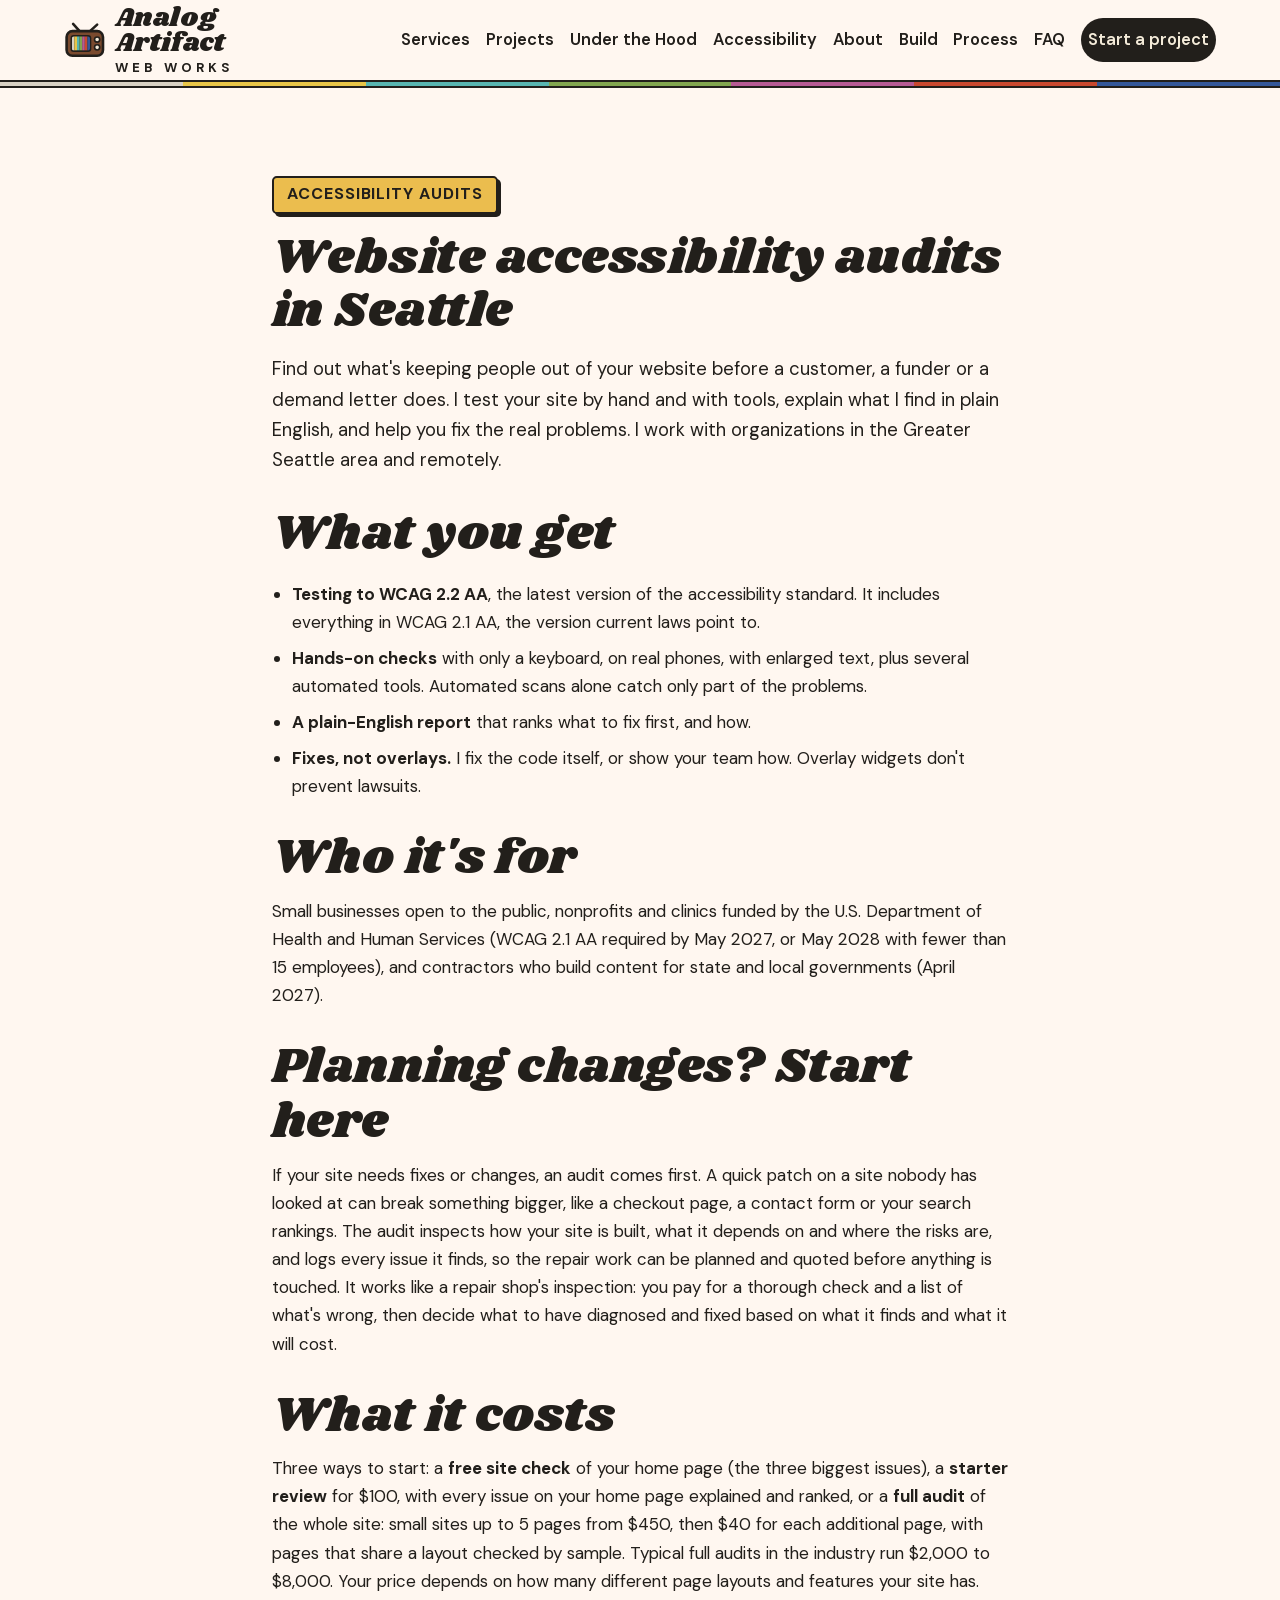
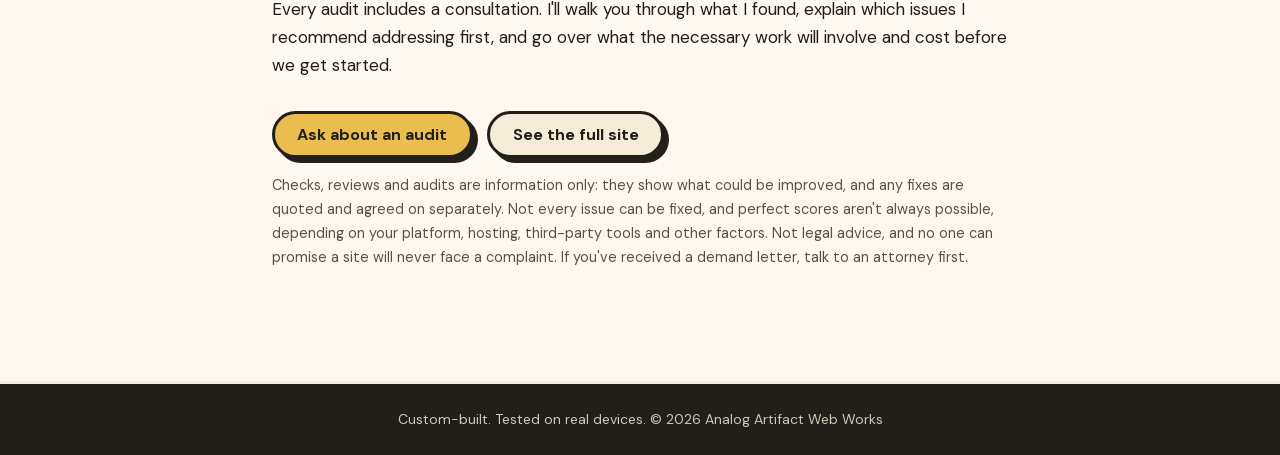
<file: accessibility-audits-seattle.html>
<!doctype html>
<html lang="en">
<head>
  <meta charset="utf-8">
  <meta name="viewport" content="width=device-width, initial-scale=1">
  <title>Website Accessibility Audits in Seattle | Analog Artifact Web Works</title>
  <meta name="description" content="Website accessibility audits for Seattle-area small businesses, nonprofits and government contractors: WCAG 2.2 AA testing by hand and with tools, a plain-English report and real fixes, no overlays.">
  <link rel="canonical" href="https://analogartifactwebworks.com/accessibility-audits-seattle.html">
  <link rel="icon" href="images/favicon.svg" type="image/svg+xml">
  <link rel="preload" href="fonts/dm-sans-normal-400-700.woff2" as="font" type="font/woff2" crossorigin>
  <link rel="preload" href="fonts/shrikhand-normal-400.woff2" as="font" type="font/woff2" crossorigin>
  <link rel="preload" href="fonts/pirata-one-normal-400.woff2" as="font" type="font/woff2" crossorigin>
  <link rel="preload" href="fonts/new-rocker-normal-400.woff2" as="font" type="font/woff2" crossorigin>
  <link rel="preload" href="fonts/space-mono-normal-700.woff2" as="font" type="font/woff2" crossorigin>
  <link rel="stylesheet" href="styles.css?v=300">
</head>
<body class="landing">
  <svg class="svg-defs" width="0" height="0" aria-hidden="true" focusable="false"><filter id="letterpress" x="-5%" y="-10%" width="110%" height="120%"><feTurbulence type="fractalNoise" baseFrequency="1.4" numOctaves="1" seed="7" result="n"/><feColorMatrix in="n" type="matrix" values="0 0 0 0 0  0 0 0 0 0  0 0 0 0 0  0 0 0 -3 2.75" result="speck"/><feComposite in="SourceGraphic" in2="speck" operator="in" result="inked"/><feTurbulence type="fractalNoise" baseFrequency=".035" numOctaves="2" seed="3" result="w"/><feDisplacementMap in="inked" in2="w" scale="2.6" xChannelSelector="R" yChannelSelector="G"/></filter></svg>
  <a class="skip-link" href="#main">Skip to main content</a>

  <header class="site-header">
    <div class="wrap header-inner">
      <a class="brand" href="./#top" aria-label="Analog Artifact Web Works, back to top">
        <svg class="brand-tv" viewBox="0 0 64 56" aria-hidden="true" focusable="false">
          <path d="M24 14 14 3M40 14 51 4" stroke="currentColor" stroke-width="4" stroke-linecap="round"/>
          <rect x="4" y="14" width="56" height="38" rx="9" fill="var(--walnut)" stroke="currentColor" stroke-width="4"/>
          <rect x="10" y="20" width="32" height="26" rx="5" fill="var(--ink)"/>
          <g clip-path="inset(0 round 4px)">
            <rect x="12" y="22" width="4" height="22" fill="var(--bar-gray)"/><rect x="16" y="22" width="4" height="22" fill="var(--bar-yellow)"/><rect x="20" y="22" width="4" height="22" fill="var(--bar-cyan)"/><rect x="24" y="22" width="4" height="22" fill="var(--bar-green)"/><rect x="28" y="22" width="4" height="22" fill="var(--bar-magenta)"/><rect x="32" y="22" width="4" height="22" fill="var(--bar-red)"/><rect x="36" y="22" width="4" height="22" fill="var(--bar-blue)"/>
          </g>
          <circle cx="51" cy="27" r="4" fill="var(--paper)" stroke="currentColor" stroke-width="2.5"/>
          <circle cx="51" cy="39" r="4" fill="var(--paper)" stroke="currentColor" stroke-width="2.5"/>
        </svg>
        <span class="brand-name">Analog <span class="brand-l2">Artifact</span> <span class="brand-sub">Web Works</span></span>
      </a>
      <button class="nav-toggle" type="button" aria-expanded="false" aria-controls="site-nav">
        <span class="nav-toggle-bars" aria-hidden="true"></span>
        <span class="nav-toggle-label">Menu</span>
      </button>
      <nav id="site-nav" class="site-nav" aria-label="Main">
        <ul>
          <li><a href="./#services">Services</a></li>
          <li><a href="./#work">Projects</a></li>
          <li><a href="./#why">Under <span class="nav-the">the </span>Hood</a></li>
          <li><a href="./#accessibility">Accessibility</a></li>
          <li><a href="./#about">About</a></li>
          <li><a href="./#how">Build</a></li>
          <li><a href="./#process">Process</a></li>
          <li><a href="./#faq">FAQ</a></li>
          <li><a class="nav-cta" href="./#contact">Start a project</a></li>
        </ul>
      </nav>
    </div>
  </header>

  <main id="main">
    <section class="section landing-hero">
      <div class="wrap landing-wrap">
        <p class="eyebrow">Accessibility audits</p>
        <h1>Website accessibility audits in Seattle</h1>
        <p class="landing-lede">Find out what's keeping people out of your website before a customer, a funder or a demand letter does. I test your site by hand and with tools, explain what I find in plain English, and help you fix the real problems. I work with organizations in the Greater Seattle area and remotely.</p>
        <h2>What you get</h2>
        <ul class="landing-list">
          <li><strong>Testing to WCAG 2.2 AA</strong>, the latest version of the accessibility standard. It includes everything in WCAG 2.1 AA, the version current laws point to.</li>
          <li><strong>Hands-on checks</strong> with only a keyboard, on real phones, with enlarged text, plus several automated tools. Automated scans alone catch only part of the problems.</li>
          <li><strong>A plain-English report</strong> that ranks what to fix first, and how.</li>
          <li><strong>Fixes, not overlays.</strong> I fix the code itself, or show your team how. Overlay widgets don't prevent lawsuits.</li>
        </ul>
        <h2>Who it's for</h2>
        <p>Small businesses open to the public, nonprofits and clinics funded by the U.S. Department of Health and Human Services (WCAG 2.1 AA required by May 2027, or May 2028 with fewer than 15 employees), and contractors who build content for state and local governments (April 2027).</p>
        <h2>Planning changes? Start here</h2>
        <p>If your site needs fixes or changes, an audit comes first. A quick patch on a site nobody has looked at can break something bigger, like a checkout page, a contact form or your search rankings. The audit inspects how your site is built, what it depends on and where the risks are, and logs every issue it finds, so the repair work can be planned and quoted before anything is touched. It works like a repair shop's inspection: you pay for a thorough check and a list of what's wrong, then decide what to have diagnosed and fixed based on what it finds and what it will cost.</p>
        <h2>What it costs</h2>
        <p>Three ways to start: a <strong>free site check</strong> of your home page (the three biggest issues), a <strong>starter review</strong> for $100, with every issue on your home page explained and ranked, or a <strong>full audit</strong> of the whole site: small sites up to 5 pages from $450, then $40 for each additional page, with pages that share a layout checked by sample. Typical full audits in the industry run $2,000 to $8,000. Your price depends on how many different page layouts and features your site has. Every audit includes a consultation. I'll walk you through what I found, explain which issues I recommend addressing first, and go over what the necessary work will involve and cost before we get started.</p>
        <div class="landing-cta">
          <a class="btn btn-primary" href="./#contact">Ask about an audit</a>
          <a class="btn btn-ghost" href="./#accessibility">See the full site</a>
        </div>
        <p class="landing-fine">Checks, reviews and audits are information only: they show what could be improved, and any fixes are quoted and agreed on separately. Not every issue can be fixed, and perfect scores aren't always possible, depending on your platform, hosting, third-party tools and other factors. Not legal advice, and no one can promise a site will never face a complaint. If you've received a demand letter, talk to an attorney first.</p>
      </div>
    </section>
  </main>

  <footer class="site-footer landing-footer">
    <div class="wrap"><p class="footer-small">Custom-built. Tested on real devices. &copy; 2026 Analog Artifact Web Works</p></div>
  </footer>
  <script src="script.js?v=83" defer></script>
</body>
</html>
</file>
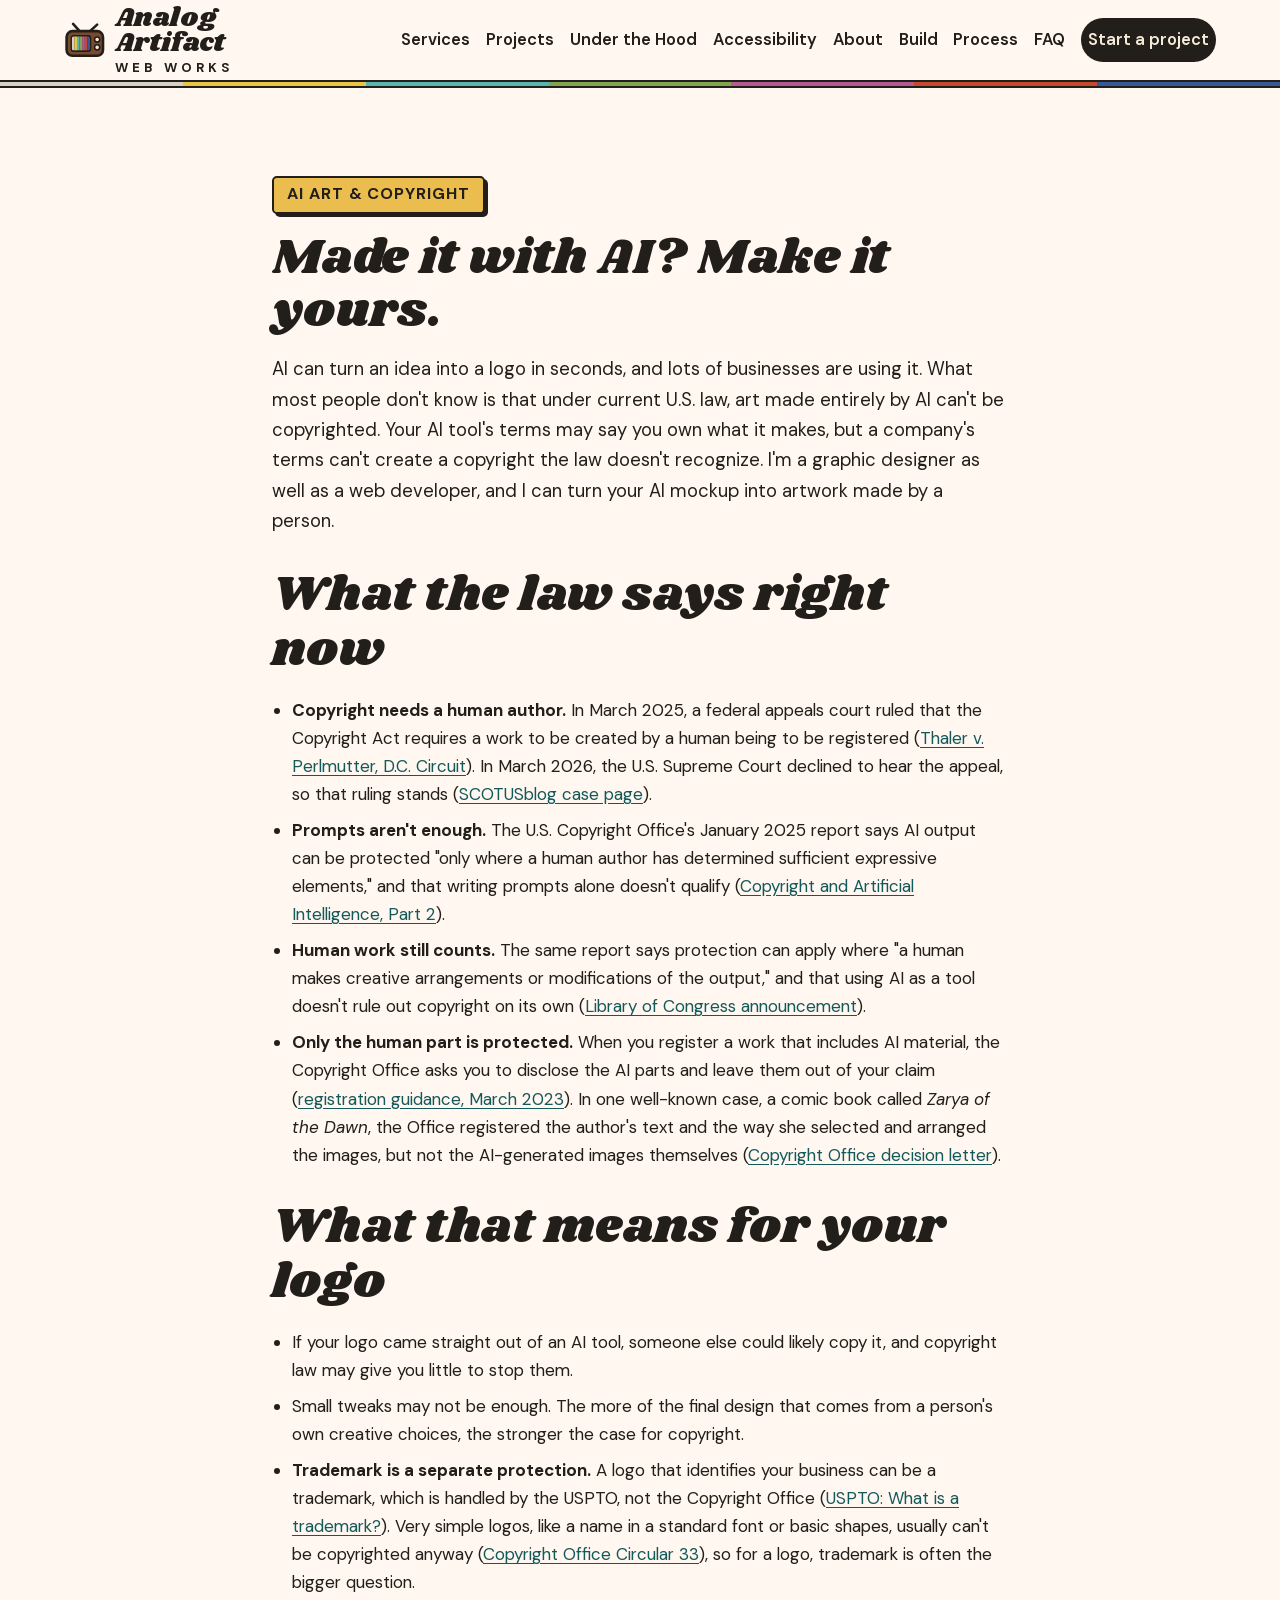
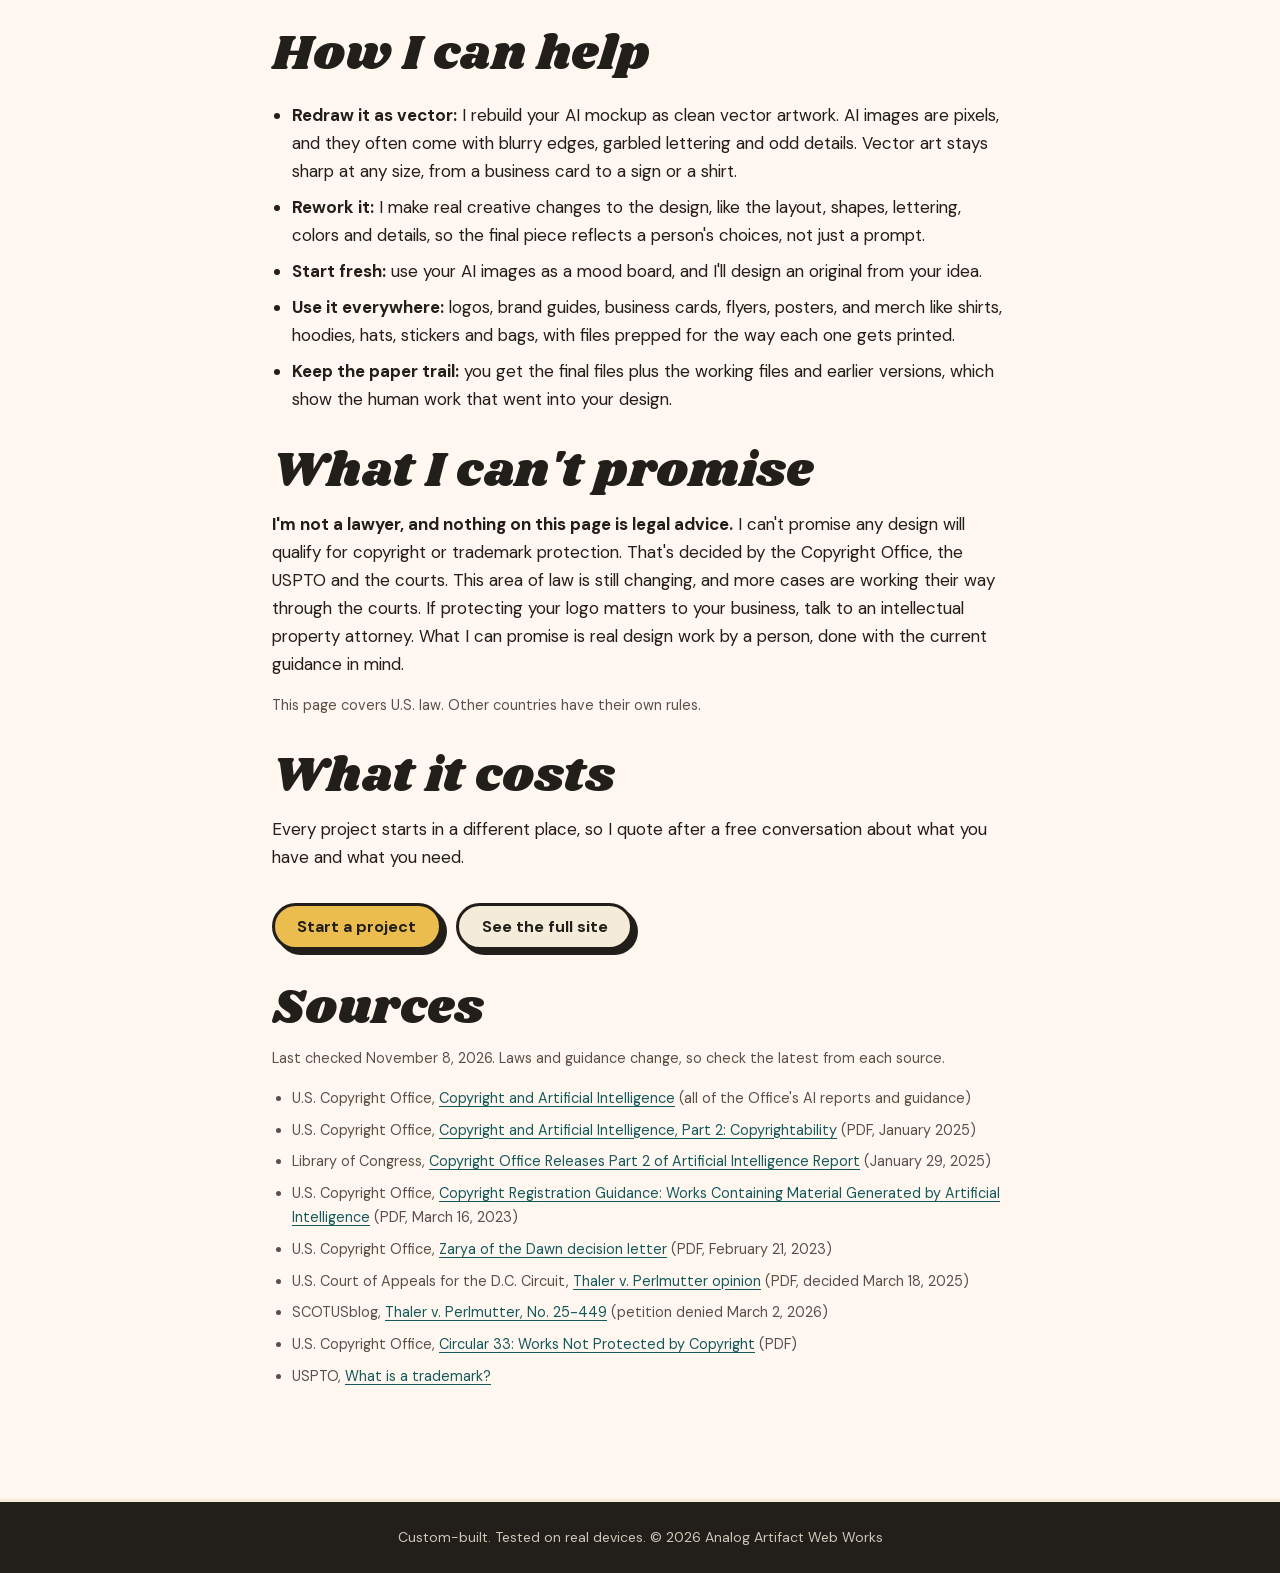
<file: ai-logo-copyright.html>
<!doctype html>
<html lang="en">
<head>
  <meta charset="utf-8">
  <meta name="viewport" content="width=device-width, initial-scale=1">
  <title>Can You Copyright an AI Logo? | Analog Artifact Web Works</title>
  <meta name="description" content="Logos and art made entirely by AI generally can't be copyrighted in the U.S. What the law says right now, with sources, and how a designer can redraw or rework AI art into vector artwork made by a person.">
  <link rel="canonical" href="https://analogartifactwebworks.com/ai-logo-copyright.html">
  <link rel="icon" href="images/favicon.svg" type="image/svg+xml">
  <link rel="preload" href="fonts/dm-sans-normal-400-700.woff2" as="font" type="font/woff2" crossorigin>
  <link rel="preload" href="fonts/shrikhand-normal-400.woff2" as="font" type="font/woff2" crossorigin>
  <link rel="preload" href="fonts/pirata-one-normal-400.woff2" as="font" type="font/woff2" crossorigin>
  <link rel="preload" href="fonts/new-rocker-normal-400.woff2" as="font" type="font/woff2" crossorigin>
  <link rel="preload" href="fonts/space-mono-normal-700.woff2" as="font" type="font/woff2" crossorigin>
  <link rel="stylesheet" href="styles.css?v=301">
</head>
<body class="landing">
  <svg class="svg-defs" width="0" height="0" aria-hidden="true" focusable="false"><filter id="letterpress" x="-5%" y="-10%" width="110%" height="120%"><feTurbulence type="fractalNoise" baseFrequency="1.4" numOctaves="1" seed="7" result="n"/><feColorMatrix in="n" type="matrix" values="0 0 0 0 0  0 0 0 0 0  0 0 0 0 0  0 0 0 -3 2.75" result="speck"/><feComposite in="SourceGraphic" in2="speck" operator="in" result="inked"/><feTurbulence type="fractalNoise" baseFrequency=".035" numOctaves="2" seed="3" result="w"/><feDisplacementMap in="inked" in2="w" scale="2.6" xChannelSelector="R" yChannelSelector="G"/></filter></svg>
  <a class="skip-link" href="#main">Skip to main content</a>

  <header class="site-header">
    <div class="wrap header-inner">
      <a class="brand" href="./#top" aria-label="Analog Artifact Web Works, back to top">
        <svg class="brand-tv" viewBox="0 0 64 56" aria-hidden="true" focusable="false">
          <path d="M24 14 14 3M40 14 51 4" stroke="currentColor" stroke-width="4" stroke-linecap="round"/>
          <rect x="4" y="14" width="56" height="38" rx="9" fill="var(--walnut)" stroke="currentColor" stroke-width="4"/>
          <rect x="10" y="20" width="32" height="26" rx="5" fill="var(--ink)"/>
          <g clip-path="inset(0 round 4px)">
            <rect x="12" y="22" width="4" height="22" fill="var(--bar-gray)"/><rect x="16" y="22" width="4" height="22" fill="var(--bar-yellow)"/><rect x="20" y="22" width="4" height="22" fill="var(--bar-cyan)"/><rect x="24" y="22" width="4" height="22" fill="var(--bar-green)"/><rect x="28" y="22" width="4" height="22" fill="var(--bar-magenta)"/><rect x="32" y="22" width="4" height="22" fill="var(--bar-red)"/><rect x="36" y="22" width="4" height="22" fill="var(--bar-blue)"/>
          </g>
          <circle cx="51" cy="27" r="4" fill="var(--paper)" stroke="currentColor" stroke-width="2.5"/>
          <circle cx="51" cy="39" r="4" fill="var(--paper)" stroke="currentColor" stroke-width="2.5"/>
        </svg>
        <span class="brand-name">Analog <span class="brand-l2">Artifact</span> <span class="brand-sub">Web Works</span></span>
      </a>
      <button class="nav-toggle" type="button" aria-expanded="false" aria-controls="site-nav">
        <span class="nav-toggle-bars" aria-hidden="true"></span>
        <span class="nav-toggle-label">Menu</span>
      </button>
      <nav id="site-nav" class="site-nav" aria-label="Main">
        <ul>
          <li><a href="./#services">Services</a></li>
          <li><a href="./#work">Projects</a></li>
          <li><a href="./#why">Under <span class="nav-the">the </span>Hood</a></li>
          <li><a href="./#accessibility">Accessibility</a></li>
          <li><a href="./#about">About</a></li>
          <li><a href="./#how">Build</a></li>
          <li><a href="./#process">Process</a></li>
          <li><a href="./#faq">FAQ</a></li>
          <li><a class="nav-cta" href="./#contact">Start a project</a></li>
        </ul>
      </nav>
    </div>
  </header>

  <main id="main">
    <section class="section landing-hero">
      <div class="wrap landing-wrap">
        <p class="eyebrow">AI art &amp; copyright</p>
        <h1>Made it with AI? Make it yours.</h1>
        <p class="landing-lede">AI can turn an idea into a logo in seconds, and lots of businesses are using it. What most people don't know is that under current U.S. law, art made entirely by AI can't be copyrighted. Your AI tool's terms may say you own what it makes, but a company's terms can't create a copyright the law doesn't recognize. I'm a graphic designer as well as a web developer, and I can turn your AI mockup into artwork made by a person.</p>

        <h2>What the law says right now</h2>
        <ul class="landing-list">
          <li><strong>Copyright needs a human author.</strong> In March 2025, a federal appeals court ruled that the Copyright Act requires a work to be created by a human being to be registered (<a href="https://media.cadc.uscourts.gov/opinions/docs/2025/03/23-5233.pdf" target="_blank" rel="noopener">Thaler v. Perlmutter, D.C. Circuit<span class="visually-hidden"> (opens in a new tab)</span></a>). In March 2026, the U.S. Supreme Court declined to hear the appeal, so that ruling stands (<a href="https://www.scotusblog.com/cases/thaler-v-perlmutter/" target="_blank" rel="noopener">SCOTUSblog case page<span class="visually-hidden"> (opens in a new tab)</span></a>).</li>
          <li><strong>Prompts aren't enough.</strong> The U.S. Copyright Office's January 2025 report says AI output can be protected "only where a human author has determined sufficient expressive elements," and that writing prompts alone doesn't qualify (<a href="https://www.copyright.gov/ai/Copyright-and-Artificial-Intelligence-Part-2-Copyrightability-Report.pdf" target="_blank" rel="noopener">Copyright and Artificial Intelligence, Part 2<span class="visually-hidden"> (opens in a new tab)</span></a>).</li>
          <li><strong>Human work still counts.</strong> The same report says protection can apply where "a human makes creative arrangements or modifications of the output," and that using AI as a tool doesn't rule out copyright on its own (<a href="https://newsroom.loc.gov/news/copyright-office-releases-part-2-of-artificial-intelligence-report/s/f3959c36-d616-498d-b8f9-67641fd18bab" target="_blank" rel="noopener">Library of Congress announcement<span class="visually-hidden"> (opens in a new tab)</span></a>).</li>
          <li><strong>Only the human part is protected.</strong> When you register a work that includes AI material, the Copyright Office asks you to disclose the AI parts and leave them out of your claim (<a href="https://www.copyright.gov/ai/ai_policy_guidance.pdf" target="_blank" rel="noopener">registration guidance, March 2023<span class="visually-hidden"> (opens in a new tab)</span></a>). In one well-known case, a comic book called <cite>Zarya of the Dawn</cite>, the Office registered the author's text and the way she selected and arranged the images, but not the AI-generated images themselves (<a href="https://www.copyright.gov/docs/zarya-of-the-dawn.pdf" target="_blank" rel="noopener">Copyright Office decision letter<span class="visually-hidden"> (opens in a new tab)</span></a>).</li>
        </ul>

        <h2>What that means for your logo</h2>
        <ul class="landing-list">
          <li>If your logo came straight out of an AI tool, someone else could likely copy it, and copyright law may give you little to stop them.</li>
          <li>Small tweaks may not be enough. The more of the final design that comes from a person's own creative choices, the stronger the case for copyright.</li>
          <li><strong>Trademark is a separate protection.</strong> A logo that identifies your business can be a trademark, which is handled by the USPTO, not the Copyright Office (<a href="https://www.uspto.gov/trademarks/basics/what-trademark" target="_blank" rel="noopener">USPTO: What is a trademark?<span class="visually-hidden"> (opens in a new tab)</span></a>). Very simple logos, like a name in a standard font or basic shapes, usually can't be copyrighted anyway (<a href="https://www.copyright.gov/circs/circ33.pdf" target="_blank" rel="noopener">Copyright Office Circular 33<span class="visually-hidden"> (opens in a new tab)</span></a>), so for a logo, trademark is often the bigger question.</li>
        </ul>

        <h2>How I can help</h2>
        <ul class="landing-list">
          <li><strong>Redraw it as vector:</strong> I rebuild your AI mockup as clean vector artwork. AI images are pixels, and they often come with blurry edges, garbled lettering and odd details. Vector art stays sharp at any size, from a business card to a sign or a shirt.</li>
          <li><strong>Rework it:</strong> I make real creative changes to the design, like the layout, shapes, lettering, colors and details, so the final piece reflects a person's choices, not just a prompt.</li>
          <li><strong>Start fresh:</strong> use your AI images as a mood board, and I'll design an original from your idea.</li>
          <li><strong>Use it everywhere:</strong> logos, brand guides, business cards, flyers, posters, and merch like shirts, hoodies, hats, stickers and bags, with files prepped for the way each one gets printed.</li>
          <!-- OWNER TO CONFIRM: the working-files line below is a suggestion, not something the owner has said they offer -->
          <li><strong>Keep the paper trail:</strong> you get the final files plus the working files and earlier versions, which show the human work that went into your design.</li>
        </ul>

        <h2>What I can't promise</h2>
        <p><strong>I'm not a lawyer, and nothing on this page is legal advice.</strong> I can't promise any design will qualify for copyright or trademark protection. That's decided by the Copyright Office, the USPTO and the courts. This area of law is still changing, and more cases are working their way through the courts. If protecting your logo matters to your business, talk to an intellectual property attorney. What I can promise is real design work by a person, done with the current guidance in mind.</p>
        <p class="landing-fine">This page covers U.S. law. Other countries have their own rules.</p>

        <h2>What it costs</h2>
        <p>Every project starts in a different place, so I quote after a free conversation about what you have and what you need.</p>
        <div class="landing-cta">
          <a class="btn btn-primary" href="./#contact">Start a project</a>
          <a class="btn btn-ghost" href="./">See the full site</a>
        </div>

        <h2>Sources</h2>
        <p class="landing-fine">Last checked November 8, 2026. Laws and guidance change, so check the latest from each source.</p>
        <ul class="landing-list landing-fine">
          <li>U.S. Copyright Office, <a href="https://www.copyright.gov/ai/" target="_blank" rel="noopener">Copyright and Artificial Intelligence<span class="visually-hidden"> (opens in a new tab)</span></a> (all of the Office's AI reports and guidance)</li>
          <li>U.S. Copyright Office, <a href="https://www.copyright.gov/ai/Copyright-and-Artificial-Intelligence-Part-2-Copyrightability-Report.pdf" target="_blank" rel="noopener">Copyright and Artificial Intelligence, Part 2: Copyrightability<span class="visually-hidden"> (opens in a new tab)</span></a> (PDF, January 2025)</li>
          <li>Library of Congress, <a href="https://newsroom.loc.gov/news/copyright-office-releases-part-2-of-artificial-intelligence-report/s/f3959c36-d616-498d-b8f9-67641fd18bab" target="_blank" rel="noopener">Copyright Office Releases Part 2 of Artificial Intelligence Report<span class="visually-hidden"> (opens in a new tab)</span></a> (January 29, 2025)</li>
          <li>U.S. Copyright Office, <a href="https://www.copyright.gov/ai/ai_policy_guidance.pdf" target="_blank" rel="noopener">Copyright Registration Guidance: Works Containing Material Generated by Artificial Intelligence<span class="visually-hidden"> (opens in a new tab)</span></a> (PDF, March 16, 2023)</li>
          <li>U.S. Copyright Office, <a href="https://www.copyright.gov/docs/zarya-of-the-dawn.pdf" target="_blank" rel="noopener">Zarya of the Dawn decision letter<span class="visually-hidden"> (opens in a new tab)</span></a> (PDF, February 21, 2023)</li>
          <li>U.S. Court of Appeals for the D.C. Circuit, <a href="https://media.cadc.uscourts.gov/opinions/docs/2025/03/23-5233.pdf" target="_blank" rel="noopener">Thaler v. Perlmutter opinion<span class="visually-hidden"> (opens in a new tab)</span></a> (PDF, decided March 18, 2025)</li>
          <li>SCOTUSblog, <a href="https://www.scotusblog.com/cases/thaler-v-perlmutter/" target="_blank" rel="noopener">Thaler v. Perlmutter, No. 25-449<span class="visually-hidden"> (opens in a new tab)</span></a> (petition denied March 2, 2026)</li>
          <li>U.S. Copyright Office, <a href="https://www.copyright.gov/circs/circ33.pdf" target="_blank" rel="noopener">Circular 33: Works Not Protected by Copyright<span class="visually-hidden"> (opens in a new tab)</span></a> (PDF)</li>
          <li>USPTO, <a href="https://www.uspto.gov/trademarks/basics/what-trademark" target="_blank" rel="noopener">What is a trademark?<span class="visually-hidden"> (opens in a new tab)</span></a></li>
        </ul>
      </div>
    </section>
  </main>

  <footer class="site-footer landing-footer">
    <div class="wrap"><p class="footer-small">Custom-built. Tested on real devices. &copy; 2026 Analog Artifact Web Works</p></div>
  </footer>
  <script src="script.js?v=83" defer></script>
</body>
</html>
</file>
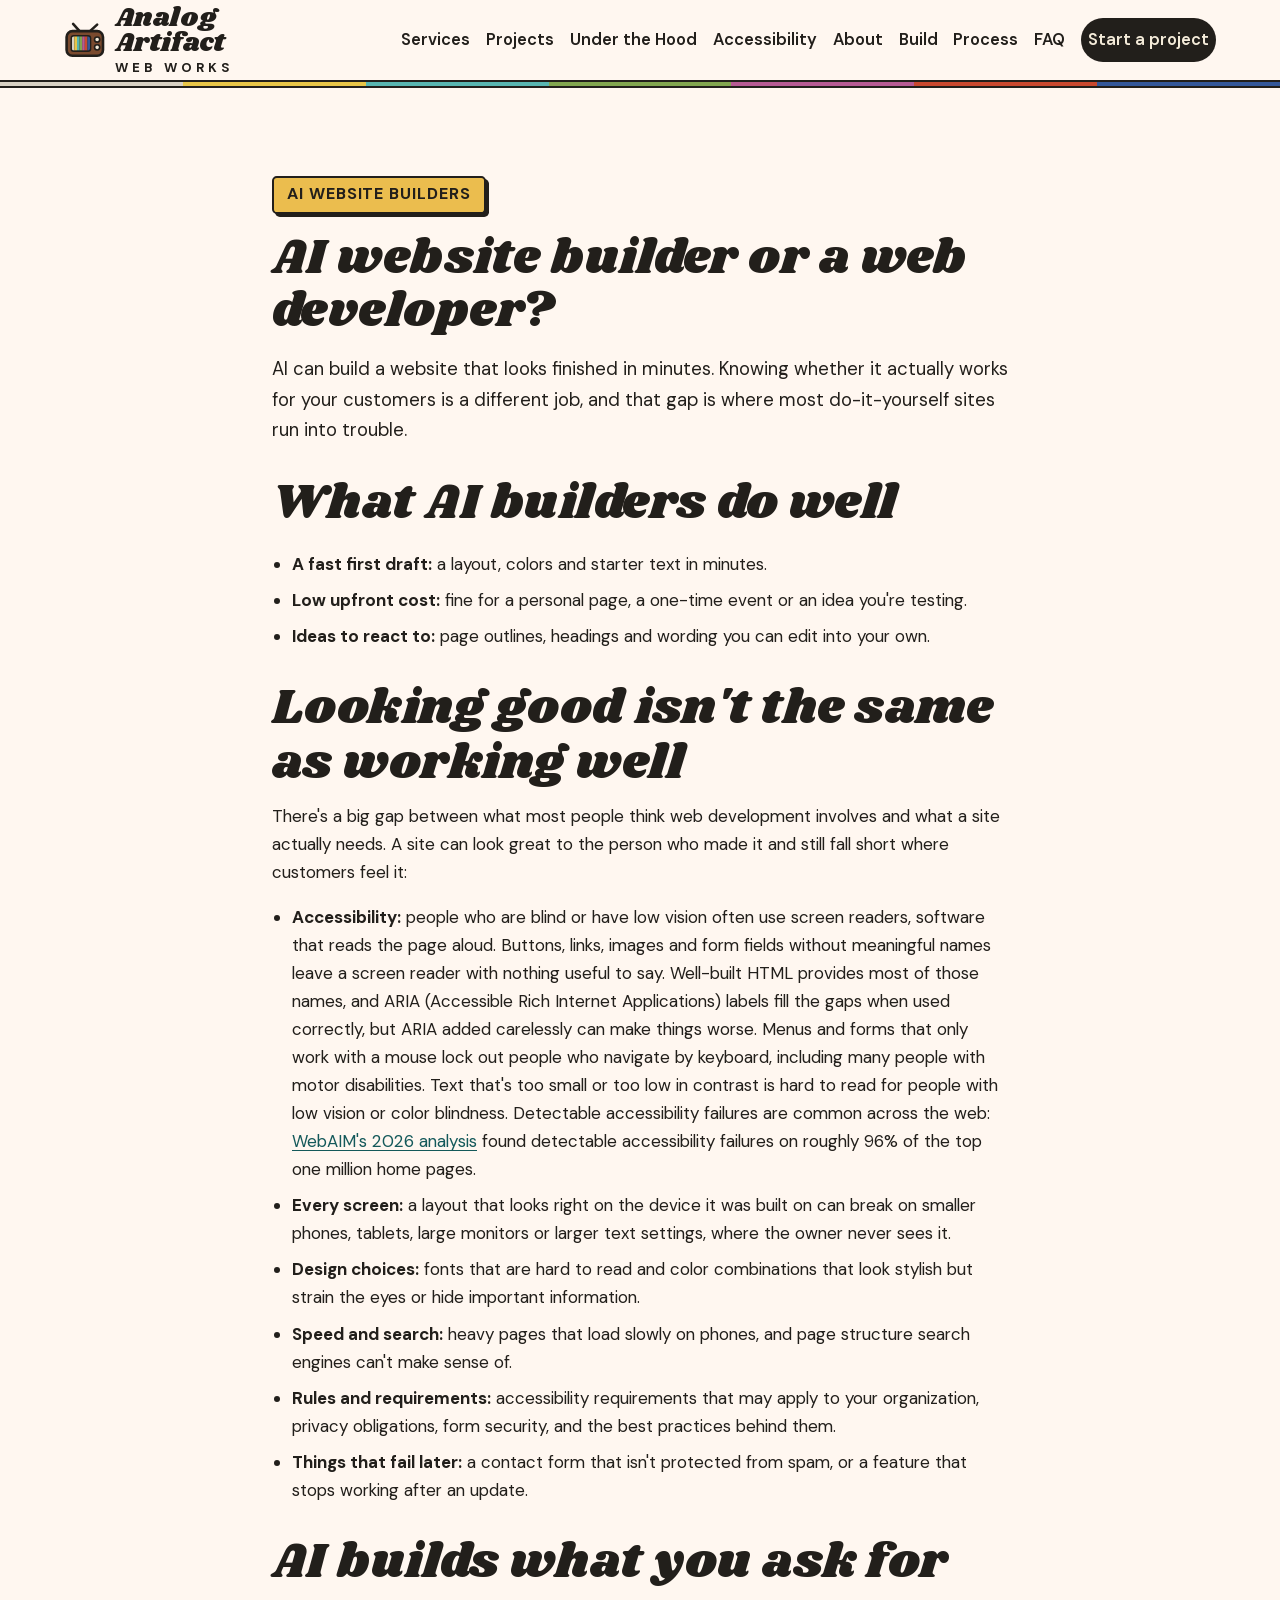
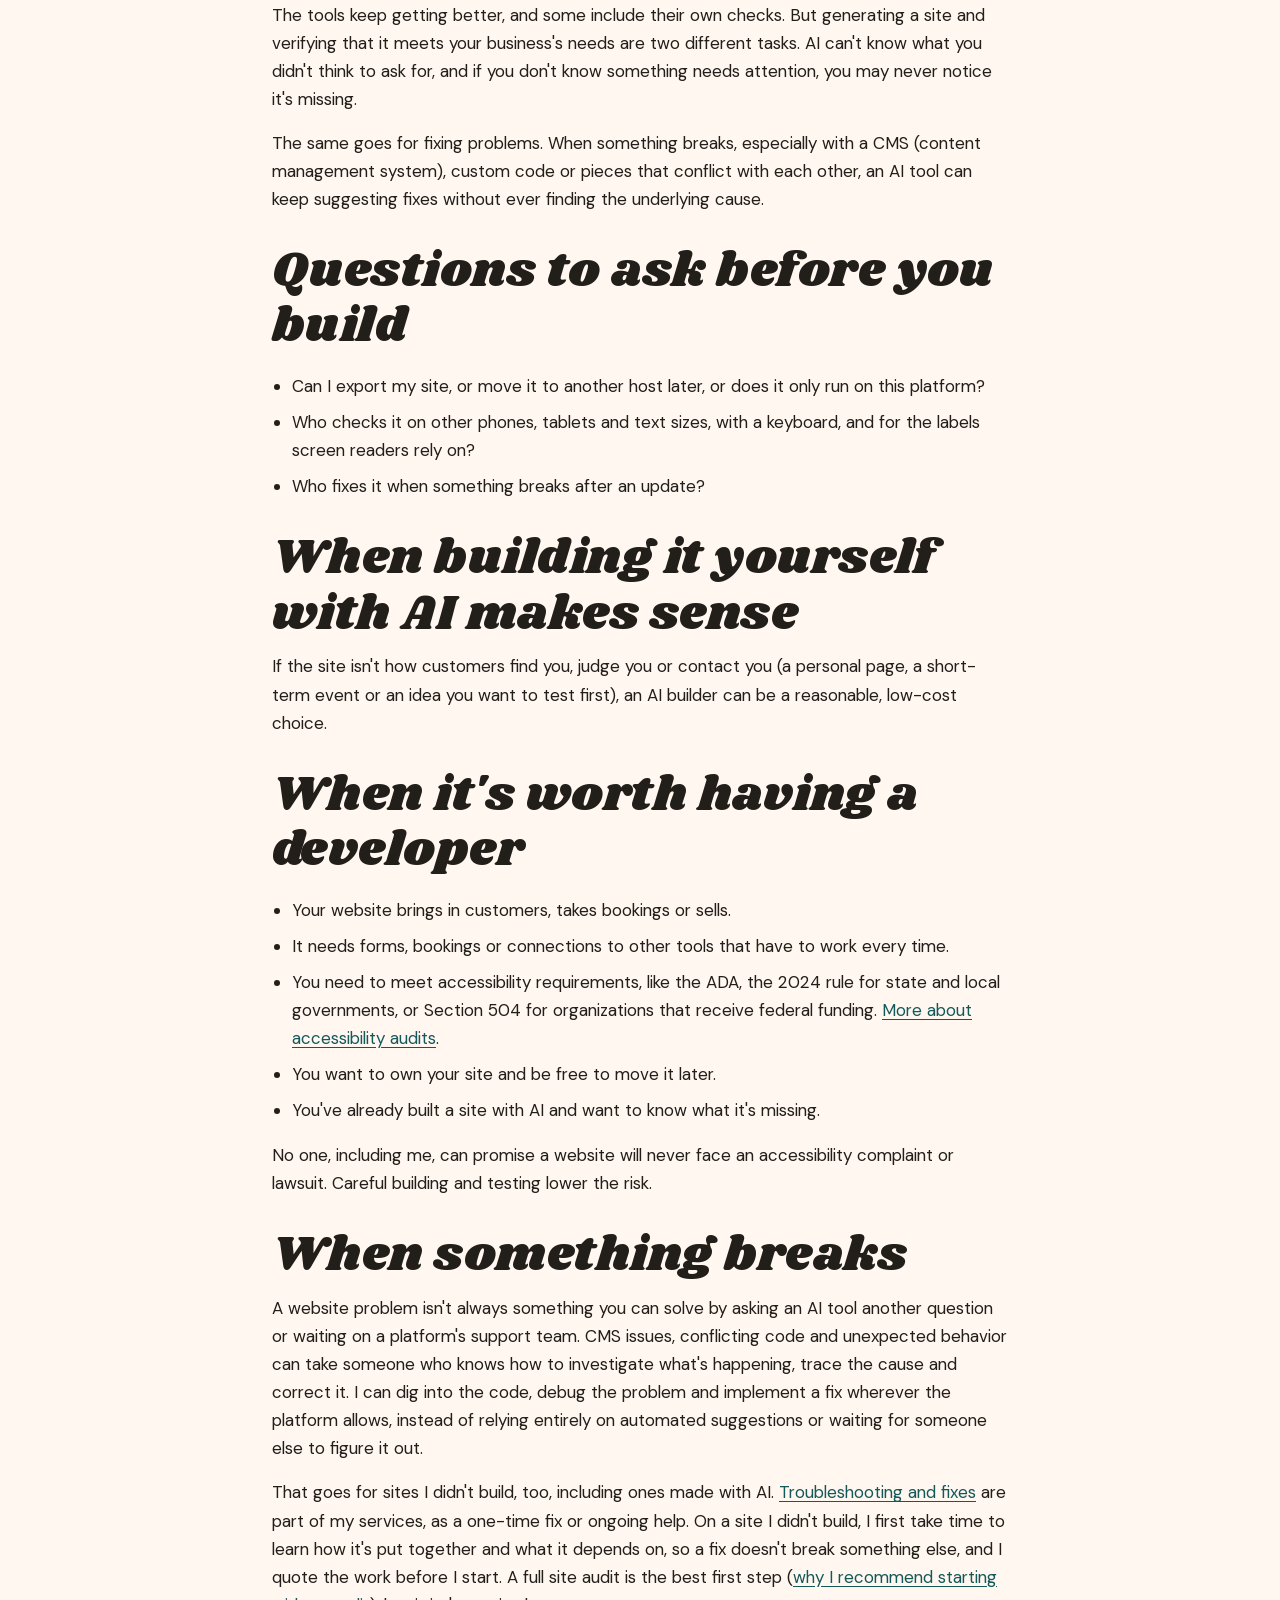
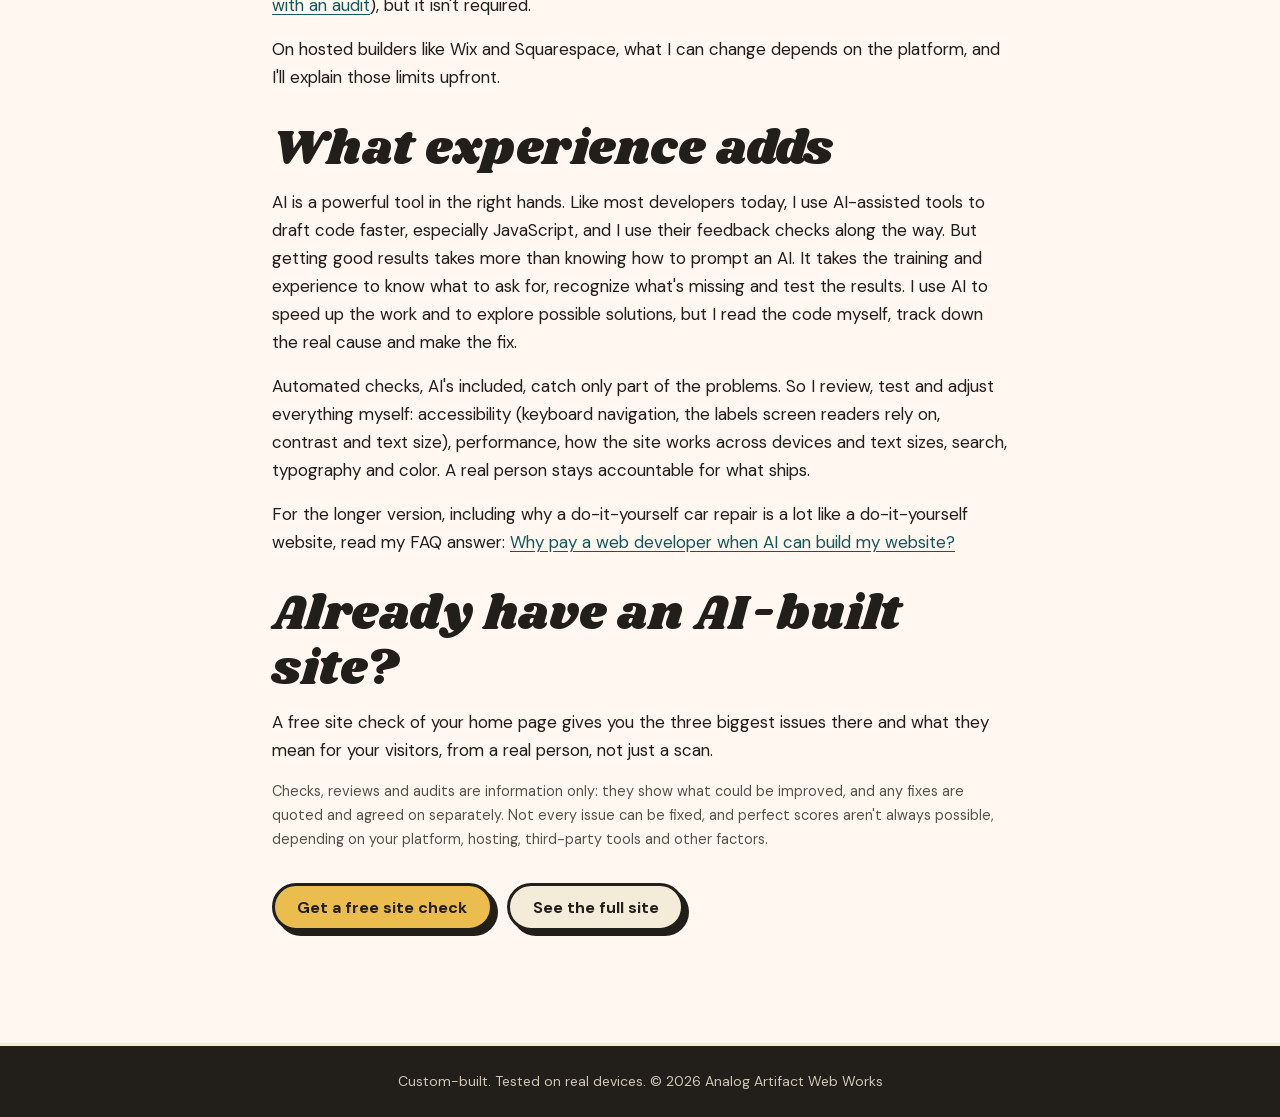
<file: ai-website-builder-vs-web-developer.html>
<!doctype html>
<html lang="en">
<head>
  <meta charset="utf-8">
  <meta name="viewport" content="width=device-width, initial-scale=1">
  <title>AI Website Builder or a Web Developer? | Analog Artifact Web Works</title>
  <meta name="description" content="What AI website builders do well, where they fall short, and when it's worth having a web developer build or check your site. Free home page check available.">
  <link rel="canonical" href="https://analogartifactwebworks.com/ai-website-builder-vs-web-developer.html">
  <link rel="icon" href="images/favicon.svg" type="image/svg+xml">
  <link rel="preload" href="fonts/dm-sans-normal-400-700.woff2" as="font" type="font/woff2" crossorigin>
  <link rel="preload" href="fonts/shrikhand-normal-400.woff2" as="font" type="font/woff2" crossorigin>
  <link rel="preload" href="fonts/pirata-one-normal-400.woff2" as="font" type="font/woff2" crossorigin>
  <link rel="preload" href="fonts/new-rocker-normal-400.woff2" as="font" type="font/woff2" crossorigin>
  <link rel="preload" href="fonts/space-mono-normal-700.woff2" as="font" type="font/woff2" crossorigin>
  <link rel="stylesheet" href="styles.css?v=300">
</head>
<body class="landing">
  <svg class="svg-defs" width="0" height="0" aria-hidden="true" focusable="false"><filter id="letterpress" x="-5%" y="-10%" width="110%" height="120%"><feTurbulence type="fractalNoise" baseFrequency="1.4" numOctaves="1" seed="7" result="n"/><feColorMatrix in="n" type="matrix" values="0 0 0 0 0  0 0 0 0 0  0 0 0 0 0  0 0 0 -3 2.75" result="speck"/><feComposite in="SourceGraphic" in2="speck" operator="in" result="inked"/><feTurbulence type="fractalNoise" baseFrequency=".035" numOctaves="2" seed="3" result="w"/><feDisplacementMap in="inked" in2="w" scale="2.6" xChannelSelector="R" yChannelSelector="G"/></filter></svg>
  <a class="skip-link" href="#main">Skip to main content</a>

  <header class="site-header">
    <div class="wrap header-inner">
      <a class="brand" href="./#top" aria-label="Analog Artifact Web Works, back to top">
        <svg class="brand-tv" viewBox="0 0 64 56" aria-hidden="true" focusable="false">
          <path d="M24 14 14 3M40 14 51 4" stroke="currentColor" stroke-width="4" stroke-linecap="round"/>
          <rect x="4" y="14" width="56" height="38" rx="9" fill="var(--walnut)" stroke="currentColor" stroke-width="4"/>
          <rect x="10" y="20" width="32" height="26" rx="5" fill="var(--ink)"/>
          <g clip-path="inset(0 round 4px)">
            <rect x="12" y="22" width="4" height="22" fill="var(--bar-gray)"/><rect x="16" y="22" width="4" height="22" fill="var(--bar-yellow)"/><rect x="20" y="22" width="4" height="22" fill="var(--bar-cyan)"/><rect x="24" y="22" width="4" height="22" fill="var(--bar-green)"/><rect x="28" y="22" width="4" height="22" fill="var(--bar-magenta)"/><rect x="32" y="22" width="4" height="22" fill="var(--bar-red)"/><rect x="36" y="22" width="4" height="22" fill="var(--bar-blue)"/>
          </g>
          <circle cx="51" cy="27" r="4" fill="var(--paper)" stroke="currentColor" stroke-width="2.5"/>
          <circle cx="51" cy="39" r="4" fill="var(--paper)" stroke="currentColor" stroke-width="2.5"/>
        </svg>
        <span class="brand-name">Analog <span class="brand-l2">Artifact</span> <span class="brand-sub">Web Works</span></span>
      </a>
      <button class="nav-toggle" type="button" aria-expanded="false" aria-controls="site-nav">
        <span class="nav-toggle-bars" aria-hidden="true"></span>
        <span class="nav-toggle-label">Menu</span>
      </button>
      <nav id="site-nav" class="site-nav" aria-label="Main">
        <ul>
          <li><a href="./#services">Services</a></li>
          <li><a href="./#work">Projects</a></li>
          <li><a href="./#why">Under <span class="nav-the">the </span>Hood</a></li>
          <li><a href="./#accessibility">Accessibility</a></li>
          <li><a href="./#about">About</a></li>
          <li><a href="./#how">Build</a></li>
          <li><a href="./#process">Process</a></li>
          <li><a href="./#faq">FAQ</a></li>
          <li><a class="nav-cta" href="./#contact">Start a project</a></li>
        </ul>
      </nav>
    </div>
  </header>

  <main id="main">
    <section class="section landing-hero">
      <div class="wrap landing-wrap">
        <p class="eyebrow">AI website builders</p>
        <h1>AI website builder or a web developer?</h1>
        <p class="landing-lede">AI can build a website that looks finished in minutes. Knowing whether it actually works for your customers is a different job, and that gap is where most do-it-yourself sites run into trouble.</p>

        <h2>What AI builders do well</h2>
        <ul class="landing-list">
          <li><strong>A fast first draft:</strong> a layout, colors and starter text in minutes.</li>
          <li><strong>Low upfront cost:</strong> fine for a personal page, a one-time event or an idea you're testing.</li>
          <li><strong>Ideas to react to:</strong> page outlines, headings and wording you can edit into your own.</li>
        </ul>

        <h2>Looking good isn't the same as working well</h2>
        <p>There's a big gap between what most people think web development involves and what a site actually needs. A site can look great to the person who made it and still fall short where customers feel it:</p>
        <ul class="landing-list">
          <li><strong>Accessibility:</strong> people who are blind or have low vision often use screen readers, software that reads the page aloud. Buttons, links, images and form fields without meaningful names leave a screen reader with nothing useful to say. Well-built HTML provides most of those names, and ARIA (Accessible Rich Internet Applications) labels fill the gaps when used correctly, but ARIA added carelessly can make things worse. Menus and forms that only work with a mouse lock out people who navigate by keyboard, including many people with motor disabilities. Text that's too small or too low in contrast is hard to read for people with low vision or color blindness. Detectable accessibility failures are common across the web: <a href="https://webaim.org/projects/million/" target="_blank" rel="noopener">WebAIM's 2026 analysis</a> found detectable accessibility failures on roughly 96% of the top one million home pages.</li>
          <li><strong>Every screen:</strong> a layout that looks right on the device it was built on can break on smaller phones, tablets, large monitors or larger text settings, where the owner never sees it.</li>
          <li><strong>Design choices:</strong> fonts that are hard to read and color combinations that look stylish but strain the eyes or hide important information.</li>
          <li><strong>Speed and search:</strong> heavy pages that load slowly on phones, and page structure search engines can't make sense of.</li>
          <li><strong>Rules and requirements:</strong> accessibility requirements that may apply to your organization, privacy obligations, form security, and the best practices behind them.</li>
          <li><strong>Things that fail later:</strong> a contact form that isn't protected from spam, or a feature that stops working after an update.</li>
        </ul>

        <h2>AI builds what you ask for</h2>
        <p>The tools keep getting better, and some include their own checks. But generating a site and verifying that it meets your business's needs are two different tasks. AI can't know what you didn't think to ask for, and if you don't know something needs attention, you may never notice it's missing.</p>
        <p>The same goes for fixing problems. When something breaks, especially with a CMS (content management system), custom code or pieces that conflict with each other, an AI tool can keep suggesting fixes without ever finding the underlying cause.</p>

        <h2>Questions to ask before you build</h2>
        <ul class="landing-list">
          <li>Can I export my site, or move it to another host later, or does it only run on this platform?</li>
          <li>Who checks it on other phones, tablets and text sizes, with a keyboard, and for the labels screen readers rely on?</li>
          <li>Who fixes it when something breaks after an update?</li>
        </ul>

        <h2>When building it yourself with AI makes sense</h2>
        <p>If the site isn't how customers find you, judge you or contact you (a personal page, a short-term event or an idea you want to test first), an AI builder can be a reasonable, low-cost choice.</p>

        <h2>When it's worth having a developer</h2>
        <ul class="landing-list">
          <li>Your website brings in customers, takes bookings or sells.</li>
          <li>It needs forms, bookings or connections to other tools that have to work every time.</li>
          <li>You need to meet accessibility requirements, like the ADA, the 2024 rule for state and local governments, or Section 504 for organizations that receive federal funding. <a href="accessibility-audits-seattle.html">More about accessibility audits</a>.</li>
          <li>You want to own your site and be free to move it later.</li>
          <li>You've already built a site with AI and want to know what it's missing.</li>
        </ul>
        <p>No one, including me, can promise a website will never face an accessibility complaint or lawsuit. Careful building and testing lower the risk.</p>

        <h2>When something breaks</h2>
        <p>A website problem isn't always something you can solve by asking an AI tool another question or waiting on a platform's support team. CMS issues, conflicting code and unexpected behavior can take someone who knows how to investigate what's happening, trace the cause and correct it. I can dig into the code, debug the problem and implement a fix wherever the platform allows, instead of relying entirely on automated suggestions or waiting for someone else to figure it out.</p>
        <p>That goes for sites I didn't build, too, including ones made with AI. <a href="./#ch-7">Troubleshooting and fixes</a> are part of my services, as a one-time fix or ongoing help. On a site I didn't build, I first take time to learn how it's put together and what it depends on, so a fix doesn't break something else, and I quote the work before I start. A full site audit is the best first step (<a href="./#faq-audit">why I recommend starting with an audit</a>), but it isn't required.</p>
        <p>On hosted builders like Wix and Squarespace, what I can change depends on the platform, and I'll explain those limits upfront.</p>

        <h2>What experience adds</h2>
        <p>AI is a powerful tool in the right hands. Like most developers today, I use AI-assisted tools to draft code faster, especially JavaScript, and I use their feedback checks along the way. But getting good results takes more than knowing how to prompt an AI. It takes the training and experience to know what to ask for, recognize what's missing and test the results. I use AI to speed up the work and to explore possible solutions, but I read the code myself, track down the real cause and make the fix.</p>
        <p>Automated checks, AI's included, catch only part of the problems. So I review, test and adjust everything myself: accessibility (keyboard navigation, the labels screen readers rely on, contrast and text size), performance, how the site works across devices and text sizes, search, typography and color. A real person stays accountable for what ships.</p>
        <p>For the longer version, including why a do-it-yourself car repair is a lot like a do-it-yourself website, read my FAQ answer: <a href="./#faq-ai">Why pay a web developer when AI can build my website?</a></p>

        <h2>Already have an AI-built site?</h2>
        <p>A free site check of your home page gives you the three biggest issues there and what they mean for your visitors, from a real person, not just a scan.</p>
        <p class="landing-fine">Checks, reviews and audits are information only: they show what could be improved, and any fixes are quoted and agreed on separately. Not every issue can be fixed, and perfect scores aren't always possible, depending on your platform, hosting, third-party tools and other factors.</p>
        <div class="landing-cta">
          <a class="btn btn-primary" href="./#contact">Get a free site check</a>
          <a class="btn btn-ghost" href="./#services">See the full site</a>
        </div>
      </div>
    </section>
  </main>

  <footer class="site-footer landing-footer">
    <div class="wrap"><p class="footer-small">Custom-built. Tested on real devices. &copy; 2026 Analog Artifact Web Works</p></div>
  </footer>
  <script src="script.js?v=83" defer></script>
</body>
</html>
</file>
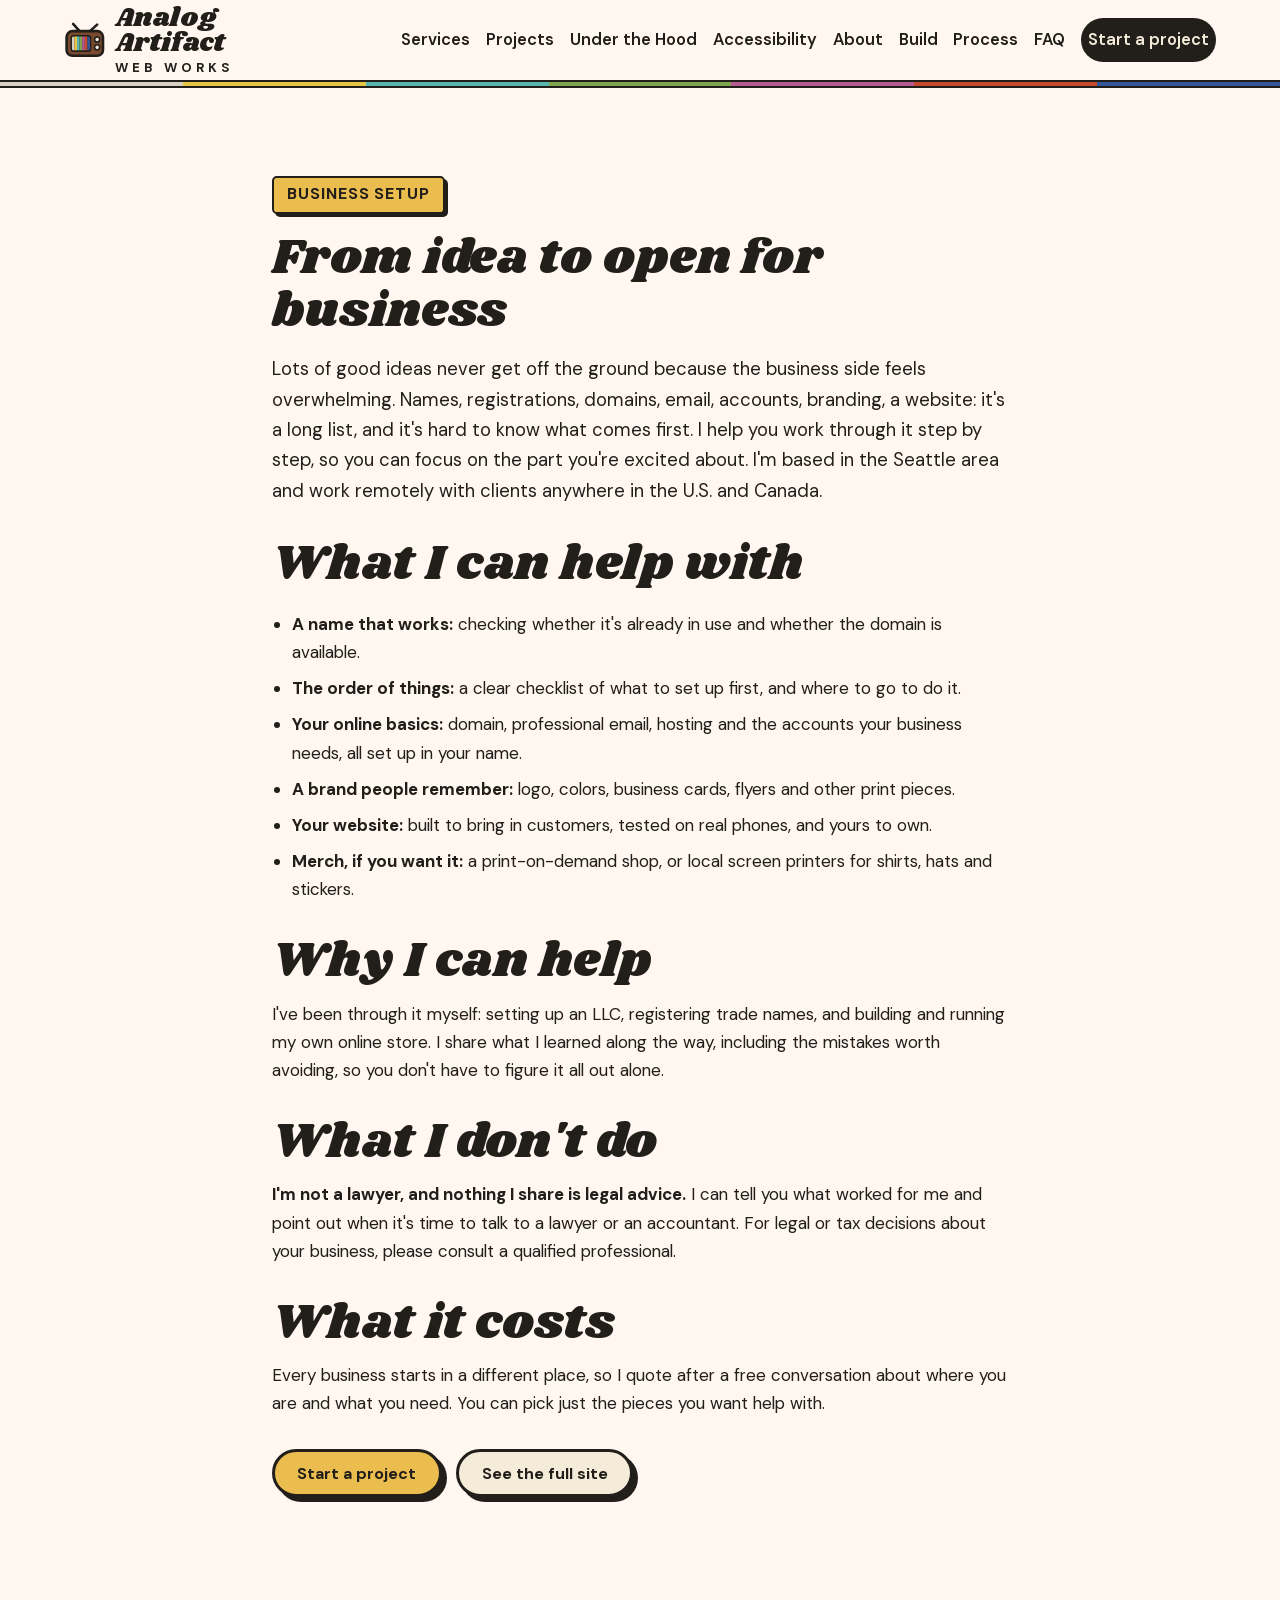
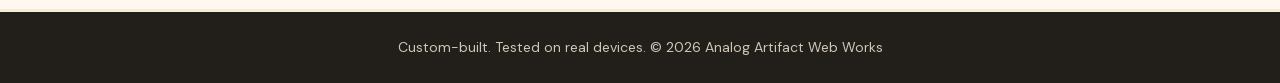
<file: business-setup-help-seattle.html>
<!doctype html>
<html lang="en">
<head>
  <meta charset="utf-8">
  <meta name="viewport" content="width=device-width, initial-scale=1">
  <title>Small Business Setup Help in Seattle | Analog Artifact Web Works</title>
  <meta name="description" content="Have a business idea but no idea where to start? Get step-by-step help turning it into a real business: name, brand, domain, email, accounts and website. Seattle area and remote.">
  <link rel="canonical" href="https://analogartifactwebworks.com/business-setup-help-seattle.html">
  <link rel="icon" href="images/favicon.svg" type="image/svg+xml">
  <link rel="preload" href="fonts/dm-sans-normal-400-700.woff2" as="font" type="font/woff2" crossorigin>
  <link rel="preload" href="fonts/shrikhand-normal-400.woff2" as="font" type="font/woff2" crossorigin>
  <link rel="preload" href="fonts/pirata-one-normal-400.woff2" as="font" type="font/woff2" crossorigin>
  <link rel="preload" href="fonts/new-rocker-normal-400.woff2" as="font" type="font/woff2" crossorigin>
  <link rel="preload" href="fonts/space-mono-normal-700.woff2" as="font" type="font/woff2" crossorigin>
  <link rel="stylesheet" href="styles.css?v=300">
</head>
<body class="landing">
  <svg class="svg-defs" width="0" height="0" aria-hidden="true" focusable="false"><filter id="letterpress" x="-5%" y="-10%" width="110%" height="120%"><feTurbulence type="fractalNoise" baseFrequency="1.4" numOctaves="1" seed="7" result="n"/><feColorMatrix in="n" type="matrix" values="0 0 0 0 0  0 0 0 0 0  0 0 0 0 0  0 0 0 -3 2.75" result="speck"/><feComposite in="SourceGraphic" in2="speck" operator="in" result="inked"/><feTurbulence type="fractalNoise" baseFrequency=".035" numOctaves="2" seed="3" result="w"/><feDisplacementMap in="inked" in2="w" scale="2.6" xChannelSelector="R" yChannelSelector="G"/></filter></svg>
  <a class="skip-link" href="#main">Skip to main content</a>

  <header class="site-header">
    <div class="wrap header-inner">
      <a class="brand" href="./#top" aria-label="Analog Artifact Web Works, back to top">
        <svg class="brand-tv" viewBox="0 0 64 56" aria-hidden="true" focusable="false">
          <path d="M24 14 14 3M40 14 51 4" stroke="currentColor" stroke-width="4" stroke-linecap="round"/>
          <rect x="4" y="14" width="56" height="38" rx="9" fill="var(--walnut)" stroke="currentColor" stroke-width="4"/>
          <rect x="10" y="20" width="32" height="26" rx="5" fill="var(--ink)"/>
          <g clip-path="inset(0 round 4px)">
            <rect x="12" y="22" width="4" height="22" fill="var(--bar-gray)"/><rect x="16" y="22" width="4" height="22" fill="var(--bar-yellow)"/><rect x="20" y="22" width="4" height="22" fill="var(--bar-cyan)"/><rect x="24" y="22" width="4" height="22" fill="var(--bar-green)"/><rect x="28" y="22" width="4" height="22" fill="var(--bar-magenta)"/><rect x="32" y="22" width="4" height="22" fill="var(--bar-red)"/><rect x="36" y="22" width="4" height="22" fill="var(--bar-blue)"/>
          </g>
          <circle cx="51" cy="27" r="4" fill="var(--paper)" stroke="currentColor" stroke-width="2.5"/>
          <circle cx="51" cy="39" r="4" fill="var(--paper)" stroke="currentColor" stroke-width="2.5"/>
        </svg>
        <span class="brand-name">Analog <span class="brand-l2">Artifact</span> <span class="brand-sub">Web Works</span></span>
      </a>
      <button class="nav-toggle" type="button" aria-expanded="false" aria-controls="site-nav">
        <span class="nav-toggle-bars" aria-hidden="true"></span>
        <span class="nav-toggle-label">Menu</span>
      </button>
      <nav id="site-nav" class="site-nav" aria-label="Main">
        <ul>
          <li><a href="./#services">Services</a></li>
          <li><a href="./#work">Projects</a></li>
          <li><a href="./#why">Under <span class="nav-the">the </span>Hood</a></li>
          <li><a href="./#accessibility">Accessibility</a></li>
          <li><a href="./#about">About</a></li>
          <li><a href="./#how">Build</a></li>
          <li><a href="./#process">Process</a></li>
          <li><a href="./#faq">FAQ</a></li>
          <li><a class="nav-cta" href="./#contact">Start a project</a></li>
        </ul>
      </nav>
    </div>
  </header>

  <main id="main">
    <section class="section landing-hero">
      <div class="wrap landing-wrap">
        <p class="eyebrow">Business setup</p>
        <h1>From idea to open for business</h1>
        <p class="landing-lede">Lots of good ideas never get off the ground because the business side feels overwhelming. Names, registrations, domains, email, accounts, branding, a website: it's a long list, and it's hard to know what comes first. I help you work through it step by step, so you can focus on the part you're excited about. I'm based in the Seattle area and work remotely with clients anywhere in the U.S. and Canada.</p>
        <h2>What I can help with</h2>
        <ul class="landing-list">
          <li><strong>A name that works:</strong> checking whether it's already in use and whether the domain is available.</li>
          <li><strong>The order of things:</strong> a clear checklist of what to set up first, and where to go to do it.</li>
          <li><strong>Your online basics:</strong> domain, professional email, hosting and the accounts your business needs, all set up in your name.</li>
          <li><strong>A brand people remember:</strong> logo, colors, business cards, flyers and other print pieces.</li>
          <li><strong>Your website:</strong> built to bring in customers, tested on real phones, and yours to own.</li>
          <li><strong>Merch, if you want it:</strong> a print-on-demand shop, or local screen printers for shirts, hats and stickers.</li>
        </ul>
        <h2>Why I can help</h2>
        <!-- OWNER TO CONFIRM: experience wording below, from Claude's notes (LLC, trade names, own online store) -->
        <p>I've been through it myself: setting up an LLC, registering trade names, and building and running my own online store. I share what I learned along the way, including the mistakes worth avoiding, so you don't have to figure it all out alone.</p>
        <h2>What I don't do</h2>
        <p><strong>I'm not a lawyer, and nothing I share is legal advice.</strong> I can tell you what worked for me and point out when it's time to talk to a lawyer or an accountant. For legal or tax decisions about your business, please consult a qualified professional.</p>
        <h2>What it costs</h2>
        <p>Every business starts in a different place, so I quote after a free conversation about where you are and what you need. You can pick just the pieces you want help with.</p>
        <div class="landing-cta">
          <a class="btn btn-primary" href="./#contact">Start a project</a>
          <a class="btn btn-ghost" href="./">See the full site</a>
        </div>
      </div>
    </section>
  </main>

  <footer class="site-footer landing-footer">
    <div class="wrap"><p class="footer-small">Custom-built. Tested on real devices. &copy; 2026 Analog Artifact Web Works</p></div>
  </footer>
  <script src="script.js?v=83" defer></script>
</body>
</html>
</file>
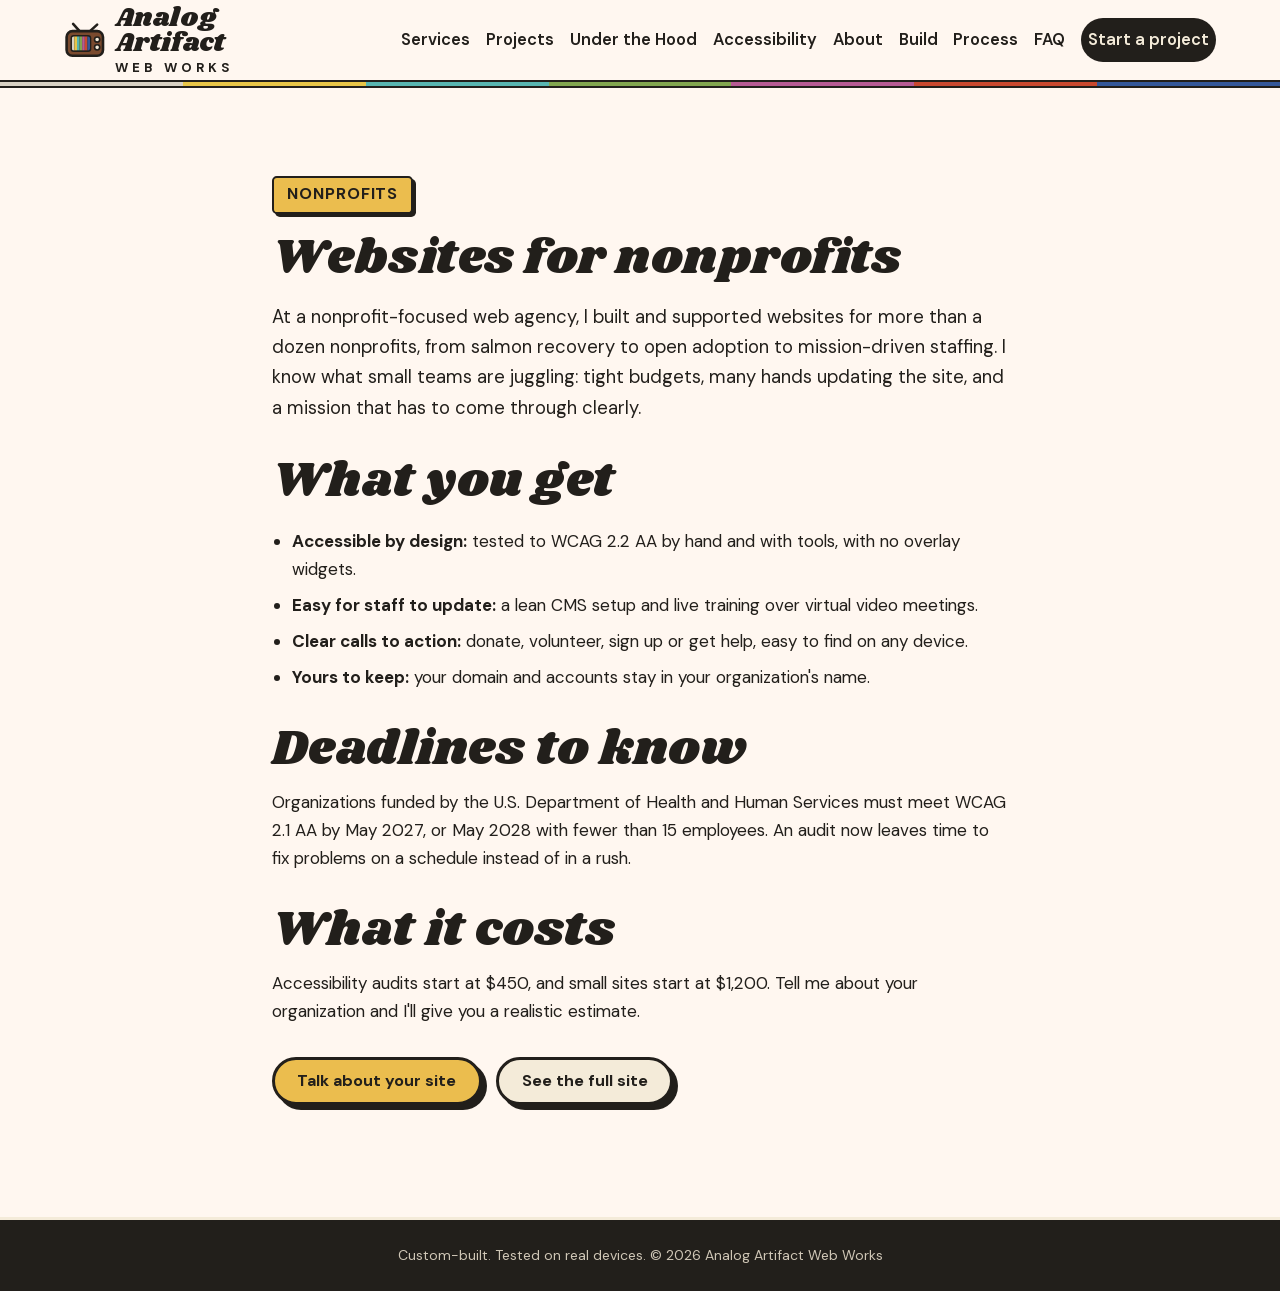
<file: nonprofit-websites.html>
<!doctype html>
<html lang="en">
<head>
  <meta charset="utf-8">
  <meta name="viewport" content="width=device-width, initial-scale=1">
  <title>Nonprofit Websites and Accessibility | Analog Artifact Web Works</title>
  <meta name="description" content="Accessible, easy-to-manage websites for nonprofits and HHS-funded organizations, from a developer who has built and supported sites for more than a dozen nonprofits.">
  <link rel="canonical" href="https://analogartifactwebworks.com/nonprofit-websites.html">
  <link rel="icon" href="images/favicon.svg" type="image/svg+xml">
  <link rel="preload" href="fonts/dm-sans-normal-400-700.woff2" as="font" type="font/woff2" crossorigin>
  <link rel="preload" href="fonts/shrikhand-normal-400.woff2" as="font" type="font/woff2" crossorigin>
  <link rel="preload" href="fonts/pirata-one-normal-400.woff2" as="font" type="font/woff2" crossorigin>
  <link rel="preload" href="fonts/new-rocker-normal-400.woff2" as="font" type="font/woff2" crossorigin>
  <link rel="preload" href="fonts/space-mono-normal-700.woff2" as="font" type="font/woff2" crossorigin>
  <link rel="stylesheet" href="styles.css?v=300">
</head>
<body class="landing">
  <svg class="svg-defs" width="0" height="0" aria-hidden="true" focusable="false"><filter id="letterpress" x="-5%" y="-10%" width="110%" height="120%"><feTurbulence type="fractalNoise" baseFrequency="1.4" numOctaves="1" seed="7" result="n"/><feColorMatrix in="n" type="matrix" values="0 0 0 0 0  0 0 0 0 0  0 0 0 0 0  0 0 0 -3 2.75" result="speck"/><feComposite in="SourceGraphic" in2="speck" operator="in" result="inked"/><feTurbulence type="fractalNoise" baseFrequency=".035" numOctaves="2" seed="3" result="w"/><feDisplacementMap in="inked" in2="w" scale="2.6" xChannelSelector="R" yChannelSelector="G"/></filter></svg>
  <a class="skip-link" href="#main">Skip to main content</a>

  <header class="site-header">
    <div class="wrap header-inner">
      <a class="brand" href="./#top" aria-label="Analog Artifact Web Works, back to top">
        <svg class="brand-tv" viewBox="0 0 64 56" aria-hidden="true" focusable="false">
          <path d="M24 14 14 3M40 14 51 4" stroke="currentColor" stroke-width="4" stroke-linecap="round"/>
          <rect x="4" y="14" width="56" height="38" rx="9" fill="var(--walnut)" stroke="currentColor" stroke-width="4"/>
          <rect x="10" y="20" width="32" height="26" rx="5" fill="var(--ink)"/>
          <g clip-path="inset(0 round 4px)">
            <rect x="12" y="22" width="4" height="22" fill="var(--bar-gray)"/><rect x="16" y="22" width="4" height="22" fill="var(--bar-yellow)"/><rect x="20" y="22" width="4" height="22" fill="var(--bar-cyan)"/><rect x="24" y="22" width="4" height="22" fill="var(--bar-green)"/><rect x="28" y="22" width="4" height="22" fill="var(--bar-magenta)"/><rect x="32" y="22" width="4" height="22" fill="var(--bar-red)"/><rect x="36" y="22" width="4" height="22" fill="var(--bar-blue)"/>
          </g>
          <circle cx="51" cy="27" r="4" fill="var(--paper)" stroke="currentColor" stroke-width="2.5"/>
          <circle cx="51" cy="39" r="4" fill="var(--paper)" stroke="currentColor" stroke-width="2.5"/>
        </svg>
        <span class="brand-name">Analog <span class="brand-l2">Artifact</span> <span class="brand-sub">Web Works</span></span>
      </a>
      <button class="nav-toggle" type="button" aria-expanded="false" aria-controls="site-nav">
        <span class="nav-toggle-bars" aria-hidden="true"></span>
        <span class="nav-toggle-label">Menu</span>
      </button>
      <nav id="site-nav" class="site-nav" aria-label="Main">
        <ul>
          <li><a href="./#services">Services</a></li>
          <li><a href="./#work">Projects</a></li>
          <li><a href="./#why">Under <span class="nav-the">the </span>Hood</a></li>
          <li><a href="./#accessibility">Accessibility</a></li>
          <li><a href="./#about">About</a></li>
          <li><a href="./#how">Build</a></li>
          <li><a href="./#process">Process</a></li>
          <li><a href="./#faq">FAQ</a></li>
          <li><a class="nav-cta" href="./#contact">Start a project</a></li>
        </ul>
      </nav>
    </div>
  </header>

  <main id="main">
    <section class="section landing-hero">
      <div class="wrap landing-wrap">
        <p class="eyebrow">Nonprofits</p>
        <h1>Websites for nonprofits</h1>
        <p class="landing-lede">At a nonprofit-focused web agency, I built and supported websites for more than a dozen nonprofits, from salmon recovery to open adoption to mission-driven staffing. I know what small teams are juggling: tight budgets, many hands updating the site, and a mission that has to come through clearly.</p>
        <h2>What you get</h2>
        <ul class="landing-list">
          <li><strong>Accessible by design:</strong> tested to WCAG 2.2 AA by hand and with tools, with no overlay widgets.</li>
          <li><strong>Easy for staff to update:</strong> a lean CMS setup and live training over virtual video meetings.</li>
          <li><strong>Clear calls to action:</strong> donate, volunteer, sign up or get help, easy to find on any device.</li>
          <li><strong>Yours to keep:</strong> your domain and accounts stay in your organization's name.</li>
        </ul>
        <h2>Deadlines to know</h2>
        <p>Organizations funded by the U.S. Department of Health and Human Services must meet WCAG 2.1 AA by May 2027, or May 2028 with fewer than 15 employees. An audit now leaves time to fix problems on a schedule instead of in a rush.</p>
        <h2>What it costs</h2>
        <p>Accessibility audits start at $450, and small sites start at $1,200. Tell me about your organization and I'll give you a realistic estimate.</p>
        <div class="landing-cta">
          <a class="btn btn-primary" href="./#contact">Talk about your site</a>
          <a class="btn btn-ghost" href="./#accessibility">See the full site</a>
        </div>
      </div>
    </section>
  </main>

  <footer class="site-footer landing-footer">
    <div class="wrap"><p class="footer-small">Custom-built. Tested on real devices. &copy; 2026 Analog Artifact Web Works</p></div>
  </footer>
  <script src="script.js?v=83" defer></script>
</body>
</html>
</file>
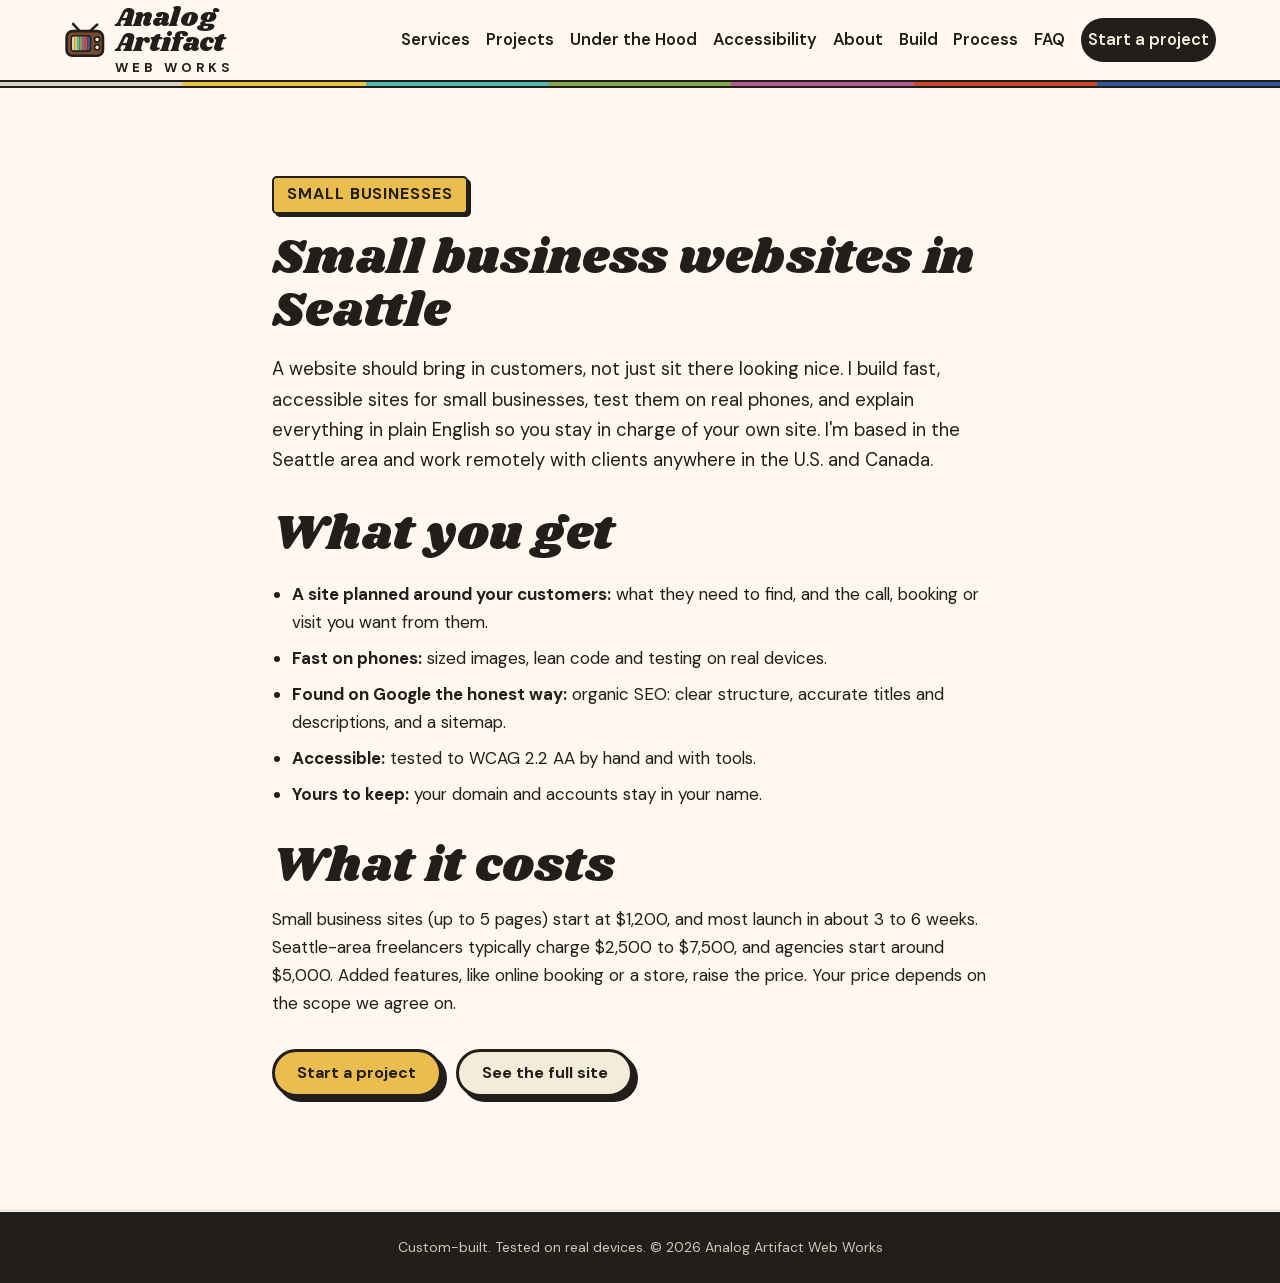
<file: small-business-websites-seattle.html>
<!doctype html>
<html lang="en">
<head>
  <meta charset="utf-8">
  <meta name="viewport" content="width=device-width, initial-scale=1">
  <title>Small Business Websites in Seattle | Analog Artifact Web Works</title>
  <meta name="description" content="Custom-built, fast, accessible websites for Seattle-area small businesses, starting at $1,200. Tested on real phones, explained in plain English, and yours to own.">
  <link rel="canonical" href="https://analogartifactwebworks.com/small-business-websites-seattle.html">
  <link rel="icon" href="images/favicon.svg" type="image/svg+xml">
  <link rel="preload" href="fonts/dm-sans-normal-400-700.woff2" as="font" type="font/woff2" crossorigin>
  <link rel="preload" href="fonts/shrikhand-normal-400.woff2" as="font" type="font/woff2" crossorigin>
  <link rel="preload" href="fonts/pirata-one-normal-400.woff2" as="font" type="font/woff2" crossorigin>
  <link rel="preload" href="fonts/new-rocker-normal-400.woff2" as="font" type="font/woff2" crossorigin>
  <link rel="preload" href="fonts/space-mono-normal-700.woff2" as="font" type="font/woff2" crossorigin>
  <link rel="stylesheet" href="styles.css?v=300">
</head>
<body class="landing">
  <svg class="svg-defs" width="0" height="0" aria-hidden="true" focusable="false"><filter id="letterpress" x="-5%" y="-10%" width="110%" height="120%"><feTurbulence type="fractalNoise" baseFrequency="1.4" numOctaves="1" seed="7" result="n"/><feColorMatrix in="n" type="matrix" values="0 0 0 0 0  0 0 0 0 0  0 0 0 0 0  0 0 0 -3 2.75" result="speck"/><feComposite in="SourceGraphic" in2="speck" operator="in" result="inked"/><feTurbulence type="fractalNoise" baseFrequency=".035" numOctaves="2" seed="3" result="w"/><feDisplacementMap in="inked" in2="w" scale="2.6" xChannelSelector="R" yChannelSelector="G"/></filter></svg>
  <a class="skip-link" href="#main">Skip to main content</a>

  <header class="site-header">
    <div class="wrap header-inner">
      <a class="brand" href="./#top" aria-label="Analog Artifact Web Works, back to top">
        <svg class="brand-tv" viewBox="0 0 64 56" aria-hidden="true" focusable="false">
          <path d="M24 14 14 3M40 14 51 4" stroke="currentColor" stroke-width="4" stroke-linecap="round"/>
          <rect x="4" y="14" width="56" height="38" rx="9" fill="var(--walnut)" stroke="currentColor" stroke-width="4"/>
          <rect x="10" y="20" width="32" height="26" rx="5" fill="var(--ink)"/>
          <g clip-path="inset(0 round 4px)">
            <rect x="12" y="22" width="4" height="22" fill="var(--bar-gray)"/><rect x="16" y="22" width="4" height="22" fill="var(--bar-yellow)"/><rect x="20" y="22" width="4" height="22" fill="var(--bar-cyan)"/><rect x="24" y="22" width="4" height="22" fill="var(--bar-green)"/><rect x="28" y="22" width="4" height="22" fill="var(--bar-magenta)"/><rect x="32" y="22" width="4" height="22" fill="var(--bar-red)"/><rect x="36" y="22" width="4" height="22" fill="var(--bar-blue)"/>
          </g>
          <circle cx="51" cy="27" r="4" fill="var(--paper)" stroke="currentColor" stroke-width="2.5"/>
          <circle cx="51" cy="39" r="4" fill="var(--paper)" stroke="currentColor" stroke-width="2.5"/>
        </svg>
        <span class="brand-name">Analog <span class="brand-l2">Artifact</span> <span class="brand-sub">Web Works</span></span>
      </a>
      <button class="nav-toggle" type="button" aria-expanded="false" aria-controls="site-nav">
        <span class="nav-toggle-bars" aria-hidden="true"></span>
        <span class="nav-toggle-label">Menu</span>
      </button>
      <nav id="site-nav" class="site-nav" aria-label="Main">
        <ul>
          <li><a href="./#services">Services</a></li>
          <li><a href="./#work">Projects</a></li>
          <li><a href="./#why">Under <span class="nav-the">the </span>Hood</a></li>
          <li><a href="./#accessibility">Accessibility</a></li>
          <li><a href="./#about">About</a></li>
          <li><a href="./#how">Build</a></li>
          <li><a href="./#process">Process</a></li>
          <li><a href="./#faq">FAQ</a></li>
          <li><a class="nav-cta" href="./#contact">Start a project</a></li>
        </ul>
      </nav>
    </div>
  </header>

  <main id="main">
    <section class="section landing-hero">
      <div class="wrap landing-wrap">
        <p class="eyebrow">Small businesses</p>
        <h1>Small business websites in Seattle</h1>
        <p class="landing-lede">A website should bring in customers, not just sit there looking nice. I build fast, accessible sites for small businesses, test them on real phones, and explain everything in plain English so you stay in charge of your own site. I'm based in the Seattle area and work remotely with clients anywhere in the U.S. and Canada.</p>
        <h2>What you get</h2>
        <ul class="landing-list">
          <li><strong>A site planned around your customers:</strong> what they need to find, and the call, booking or visit you want from them.</li>
          <li><strong>Fast on phones:</strong> sized images, lean code and testing on real devices.</li>
          <li><strong>Found on Google the honest way:</strong> organic SEO: clear structure, accurate titles and descriptions, and a sitemap.</li>
          <li><strong>Accessible:</strong> tested to WCAG 2.2 AA by hand and with tools.</li>
          <li><strong>Yours to keep:</strong> your domain and accounts stay in your name.</li>
        </ul>
        <h2>What it costs</h2>
        <p>Small business sites (up to 5 pages) start at $1,200, and most launch in about 3 to 6 weeks. Seattle-area freelancers typically charge $2,500 to $7,500, and agencies start around $5,000. Added features, like online booking or a store, raise the price. Your price depends on the scope we agree on.</p>
        <div class="landing-cta">
          <a class="btn btn-primary" href="./#contact">Start a project</a>
          <a class="btn btn-ghost" href="./">See the full site</a>
        </div>
      </div>
    </section>
  </main>

  <footer class="site-footer landing-footer">
    <div class="wrap"><p class="footer-small">Custom-built. Tested on real devices. &copy; 2026 Analog Artifact Web Works</p></div>
  </footer>
  <script src="script.js?v=83" defer></script>
</body>
</html>
</file>
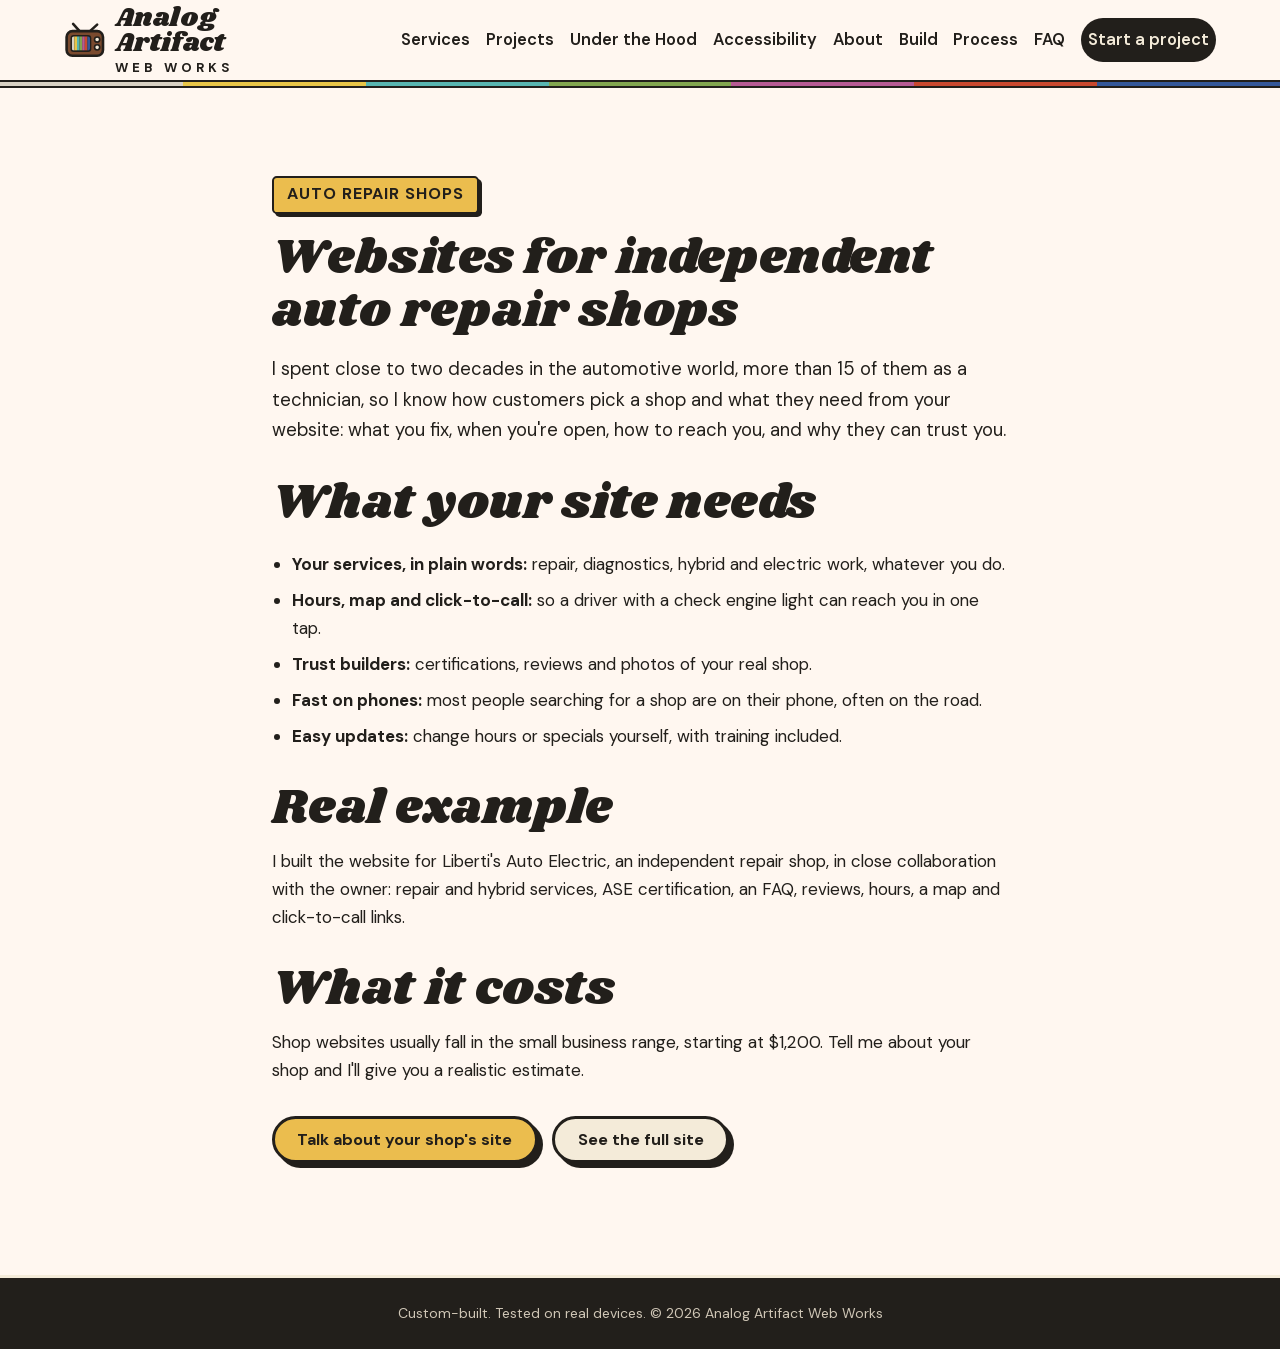
<file: websites-for-auto-repair-shops.html>
<!doctype html>
<html lang="en">
<head>
  <meta charset="utf-8">
  <meta name="viewport" content="width=device-width, initial-scale=1">
  <title>Websites for Independent Auto Repair Shops | Analog Artifact Web Works</title>
  <meta name="description" content="Websites for independent auto repair shops by a former technician: services, hours, map, click-to-call and reviews, fast on phones and easy to update.">
  <link rel="canonical" href="https://analogartifactwebworks.com/websites-for-auto-repair-shops.html">
  <link rel="icon" href="images/favicon.svg" type="image/svg+xml">
  <link rel="preload" href="fonts/dm-sans-normal-400-700.woff2" as="font" type="font/woff2" crossorigin>
  <link rel="preload" href="fonts/shrikhand-normal-400.woff2" as="font" type="font/woff2" crossorigin>
  <link rel="preload" href="fonts/pirata-one-normal-400.woff2" as="font" type="font/woff2" crossorigin>
  <link rel="preload" href="fonts/new-rocker-normal-400.woff2" as="font" type="font/woff2" crossorigin>
  <link rel="preload" href="fonts/space-mono-normal-700.woff2" as="font" type="font/woff2" crossorigin>
  <link rel="stylesheet" href="styles.css?v=300">
</head>
<body class="landing">
  <svg class="svg-defs" width="0" height="0" aria-hidden="true" focusable="false"><filter id="letterpress" x="-5%" y="-10%" width="110%" height="120%"><feTurbulence type="fractalNoise" baseFrequency="1.4" numOctaves="1" seed="7" result="n"/><feColorMatrix in="n" type="matrix" values="0 0 0 0 0  0 0 0 0 0  0 0 0 0 0  0 0 0 -3 2.75" result="speck"/><feComposite in="SourceGraphic" in2="speck" operator="in" result="inked"/><feTurbulence type="fractalNoise" baseFrequency=".035" numOctaves="2" seed="3" result="w"/><feDisplacementMap in="inked" in2="w" scale="2.6" xChannelSelector="R" yChannelSelector="G"/></filter></svg>
  <a class="skip-link" href="#main">Skip to main content</a>

  <header class="site-header">
    <div class="wrap header-inner">
      <a class="brand" href="./#top" aria-label="Analog Artifact Web Works, back to top">
        <svg class="brand-tv" viewBox="0 0 64 56" aria-hidden="true" focusable="false">
          <path d="M24 14 14 3M40 14 51 4" stroke="currentColor" stroke-width="4" stroke-linecap="round"/>
          <rect x="4" y="14" width="56" height="38" rx="9" fill="var(--walnut)" stroke="currentColor" stroke-width="4"/>
          <rect x="10" y="20" width="32" height="26" rx="5" fill="var(--ink)"/>
          <g clip-path="inset(0 round 4px)">
            <rect x="12" y="22" width="4" height="22" fill="var(--bar-gray)"/><rect x="16" y="22" width="4" height="22" fill="var(--bar-yellow)"/><rect x="20" y="22" width="4" height="22" fill="var(--bar-cyan)"/><rect x="24" y="22" width="4" height="22" fill="var(--bar-green)"/><rect x="28" y="22" width="4" height="22" fill="var(--bar-magenta)"/><rect x="32" y="22" width="4" height="22" fill="var(--bar-red)"/><rect x="36" y="22" width="4" height="22" fill="var(--bar-blue)"/>
          </g>
          <circle cx="51" cy="27" r="4" fill="var(--paper)" stroke="currentColor" stroke-width="2.5"/>
          <circle cx="51" cy="39" r="4" fill="var(--paper)" stroke="currentColor" stroke-width="2.5"/>
        </svg>
        <span class="brand-name">Analog <span class="brand-l2">Artifact</span> <span class="brand-sub">Web Works</span></span>
      </a>
      <button class="nav-toggle" type="button" aria-expanded="false" aria-controls="site-nav">
        <span class="nav-toggle-bars" aria-hidden="true"></span>
        <span class="nav-toggle-label">Menu</span>
      </button>
      <nav id="site-nav" class="site-nav" aria-label="Main">
        <ul>
          <li><a href="./#services">Services</a></li>
          <li><a href="./#work">Projects</a></li>
          <li><a href="./#why">Under <span class="nav-the">the </span>Hood</a></li>
          <li><a href="./#accessibility">Accessibility</a></li>
          <li><a href="./#about">About</a></li>
          <li><a href="./#how">Build</a></li>
          <li><a href="./#process">Process</a></li>
          <li><a href="./#faq">FAQ</a></li>
          <li><a class="nav-cta" href="./#contact">Start a project</a></li>
        </ul>
      </nav>
    </div>
  </header>

  <main id="main">
    <section class="section landing-hero">
      <div class="wrap landing-wrap">
        <p class="eyebrow">Auto repair shops</p>
        <h1>Websites for independent auto repair shops</h1>
        <p class="landing-lede">I spent close to two decades in the automotive world, more than 15 of them as a technician, so I know how customers pick a shop and what they need from your website: what you fix, when you're open, how to reach you, and why they can trust you.</p>
        <h2>What your site needs</h2>
        <ul class="landing-list">
          <li><strong>Your services, in plain words:</strong> repair, diagnostics, hybrid and electric work, whatever you do.</li>
          <li><strong>Hours, map and click-to-call:</strong> so a driver with a check engine light can reach you in one tap.</li>
          <li><strong>Trust builders:</strong> certifications, reviews and photos of your real shop.</li>
          <li><strong>Fast on phones:</strong> most people searching for a shop are on their phone, often on the road.</li>
          <li><strong>Easy updates:</strong> change hours or specials yourself, with training included.</li>
        </ul>
        <h2>Real example</h2>
        <p>I built the website for Liberti's Auto Electric, an independent repair shop, in close collaboration with the owner: repair and hybrid services, ASE certification, an FAQ, reviews, hours, a map and click-to-call links.</p>
        <h2>What it costs</h2>
        <p>Shop websites usually fall in the small business range, starting at $1,200. Tell me about your shop and I'll give you a realistic estimate.</p>
        <div class="landing-cta">
          <a class="btn btn-primary" href="./#contact">Talk about your shop's site</a>
          <a class="btn btn-ghost" href="./#work">See the full site</a>
        </div>
      </div>
    </section>
  </main>

  <footer class="site-footer landing-footer">
    <div class="wrap"><p class="footer-small">Custom-built. Tested on real devices. &copy; 2026 Analog Artifact Web Works</p></div>
  </footer>
  <script src="script.js?v=83" defer></script>
</body>
</html>
</file>
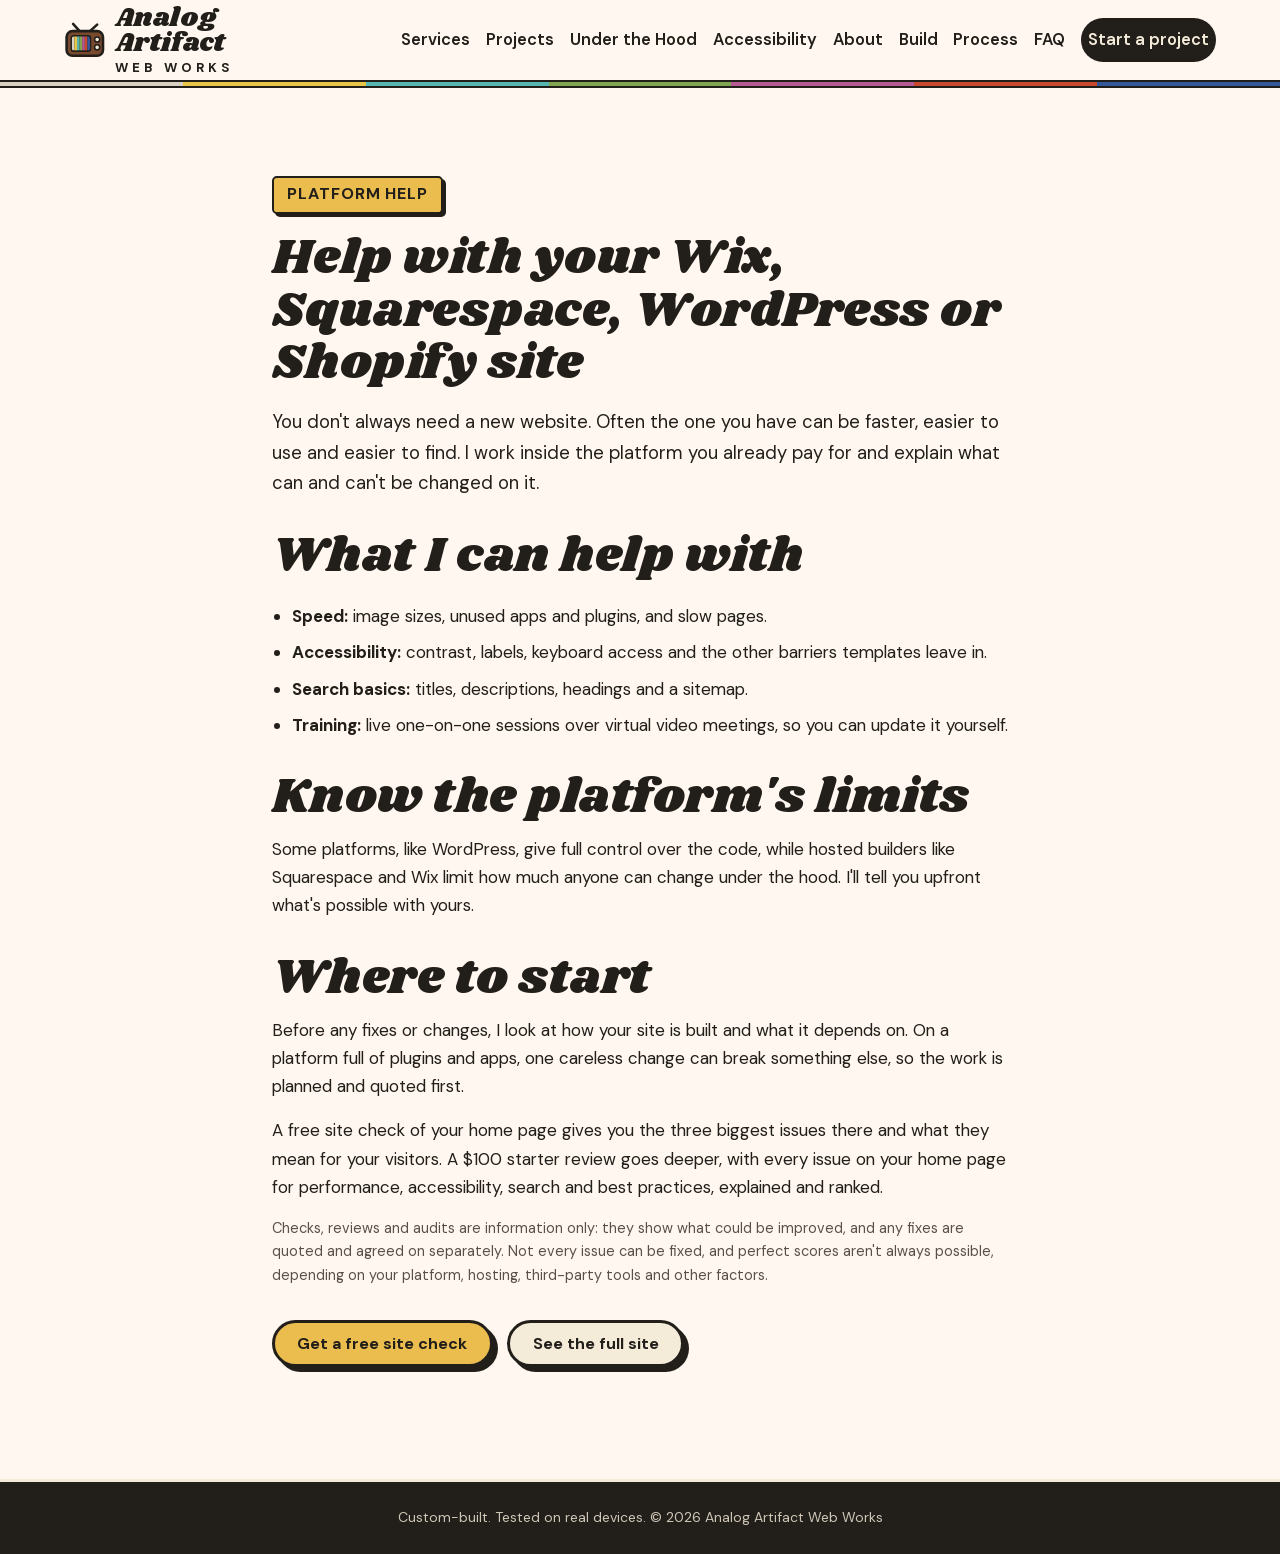
<file: wix-squarespace-wordpress-help.html>
<!doctype html>
<html lang="en">
<head>
  <meta charset="utf-8">
  <meta name="viewport" content="width=device-width, initial-scale=1">
  <title>Help With Wix, Squarespace, WordPress and Shopify Sites | Analog Artifact Web Works</title>
  <meta name="description" content="Already have a Wix, Squarespace, WordPress or Shopify site? Speed, accessibility and search fixes, plus live training so you can manage it yourself.">
  <link rel="canonical" href="https://analogartifactwebworks.com/wix-squarespace-wordpress-help.html">
  <link rel="icon" href="images/favicon.svg" type="image/svg+xml">
  <link rel="preload" href="fonts/dm-sans-normal-400-700.woff2" as="font" type="font/woff2" crossorigin>
  <link rel="preload" href="fonts/shrikhand-normal-400.woff2" as="font" type="font/woff2" crossorigin>
  <link rel="preload" href="fonts/pirata-one-normal-400.woff2" as="font" type="font/woff2" crossorigin>
  <link rel="preload" href="fonts/new-rocker-normal-400.woff2" as="font" type="font/woff2" crossorigin>
  <link rel="preload" href="fonts/space-mono-normal-700.woff2" as="font" type="font/woff2" crossorigin>
  <link rel="stylesheet" href="styles.css?v=300">
</head>
<body class="landing">
  <svg class="svg-defs" width="0" height="0" aria-hidden="true" focusable="false"><filter id="letterpress" x="-5%" y="-10%" width="110%" height="120%"><feTurbulence type="fractalNoise" baseFrequency="1.4" numOctaves="1" seed="7" result="n"/><feColorMatrix in="n" type="matrix" values="0 0 0 0 0  0 0 0 0 0  0 0 0 0 0  0 0 0 -3 2.75" result="speck"/><feComposite in="SourceGraphic" in2="speck" operator="in" result="inked"/><feTurbulence type="fractalNoise" baseFrequency=".035" numOctaves="2" seed="3" result="w"/><feDisplacementMap in="inked" in2="w" scale="2.6" xChannelSelector="R" yChannelSelector="G"/></filter></svg>
  <a class="skip-link" href="#main">Skip to main content</a>

  <header class="site-header">
    <div class="wrap header-inner">
      <a class="brand" href="./#top" aria-label="Analog Artifact Web Works, back to top">
        <svg class="brand-tv" viewBox="0 0 64 56" aria-hidden="true" focusable="false">
          <path d="M24 14 14 3M40 14 51 4" stroke="currentColor" stroke-width="4" stroke-linecap="round"/>
          <rect x="4" y="14" width="56" height="38" rx="9" fill="var(--walnut)" stroke="currentColor" stroke-width="4"/>
          <rect x="10" y="20" width="32" height="26" rx="5" fill="var(--ink)"/>
          <g clip-path="inset(0 round 4px)">
            <rect x="12" y="22" width="4" height="22" fill="var(--bar-gray)"/><rect x="16" y="22" width="4" height="22" fill="var(--bar-yellow)"/><rect x="20" y="22" width="4" height="22" fill="var(--bar-cyan)"/><rect x="24" y="22" width="4" height="22" fill="var(--bar-green)"/><rect x="28" y="22" width="4" height="22" fill="var(--bar-magenta)"/><rect x="32" y="22" width="4" height="22" fill="var(--bar-red)"/><rect x="36" y="22" width="4" height="22" fill="var(--bar-blue)"/>
          </g>
          <circle cx="51" cy="27" r="4" fill="var(--paper)" stroke="currentColor" stroke-width="2.5"/>
          <circle cx="51" cy="39" r="4" fill="var(--paper)" stroke="currentColor" stroke-width="2.5"/>
        </svg>
        <span class="brand-name">Analog <span class="brand-l2">Artifact</span> <span class="brand-sub">Web Works</span></span>
      </a>
      <button class="nav-toggle" type="button" aria-expanded="false" aria-controls="site-nav">
        <span class="nav-toggle-bars" aria-hidden="true"></span>
        <span class="nav-toggle-label">Menu</span>
      </button>
      <nav id="site-nav" class="site-nav" aria-label="Main">
        <ul>
          <li><a href="./#services">Services</a></li>
          <li><a href="./#work">Projects</a></li>
          <li><a href="./#why">Under <span class="nav-the">the </span>Hood</a></li>
          <li><a href="./#accessibility">Accessibility</a></li>
          <li><a href="./#about">About</a></li>
          <li><a href="./#how">Build</a></li>
          <li><a href="./#process">Process</a></li>
          <li><a href="./#faq">FAQ</a></li>
          <li><a class="nav-cta" href="./#contact">Start a project</a></li>
        </ul>
      </nav>
    </div>
  </header>

  <main id="main">
    <section class="section landing-hero">
      <div class="wrap landing-wrap">
        <p class="eyebrow">Platform help</p>
        <h1>Help with your Wix, Squarespace, WordPress or Shopify site</h1>
        <p class="landing-lede">You don't always need a new website. Often the one you have can be faster, easier to use and easier to find. I work inside the platform you already pay for and explain what can and can't be changed on it.</p>
        <h2>What I can help with</h2>
        <ul class="landing-list">
          <li><strong>Speed:</strong> image sizes, unused apps and plugins, and slow pages.</li>
          <li><strong>Accessibility:</strong> contrast, labels, keyboard access and the other barriers templates leave in.</li>
          <li><strong>Search basics:</strong> titles, descriptions, headings and a sitemap.</li>
          <li><strong>Training:</strong> live one-on-one sessions over virtual video meetings, so you can update it yourself.</li>
        </ul>
        <h2>Know the platform's limits</h2>
        <p>Some platforms, like WordPress, give full control over the code, while hosted builders like Squarespace and Wix limit how much anyone can change under the hood. I'll tell you upfront what's possible with yours.</p>
        <h2>Where to start</h2>
        <p>Before any fixes or changes, I look at how your site is built and what it depends on. On a platform full of plugins and apps, one careless change can break something else, so the work is planned and quoted first.</p>
        <p>A free site check of your home page gives you the three biggest issues there and what they mean for your visitors. A $100 starter review goes deeper, with every issue on your home page for performance, accessibility, search and best practices, explained and ranked.</p>
        <p class="landing-fine">Checks, reviews and audits are information only: they show what could be improved, and any fixes are quoted and agreed on separately. Not every issue can be fixed, and perfect scores aren't always possible, depending on your platform, hosting, third-party tools and other factors.</p>
        <div class="landing-cta">
          <a class="btn btn-primary" href="./#contact">Get a free site check</a>
          <a class="btn btn-ghost" href="./#services">See the full site</a>
        </div>
      </div>
    </section>
  </main>

  <footer class="site-footer landing-footer">
    <div class="wrap"><p class="footer-small">Custom-built. Tested on real devices. &copy; 2026 Analog Artifact Web Works</p></div>
  </footer>
  <script src="script.js?v=83" defer></script>
</body>
</html>
</file>
